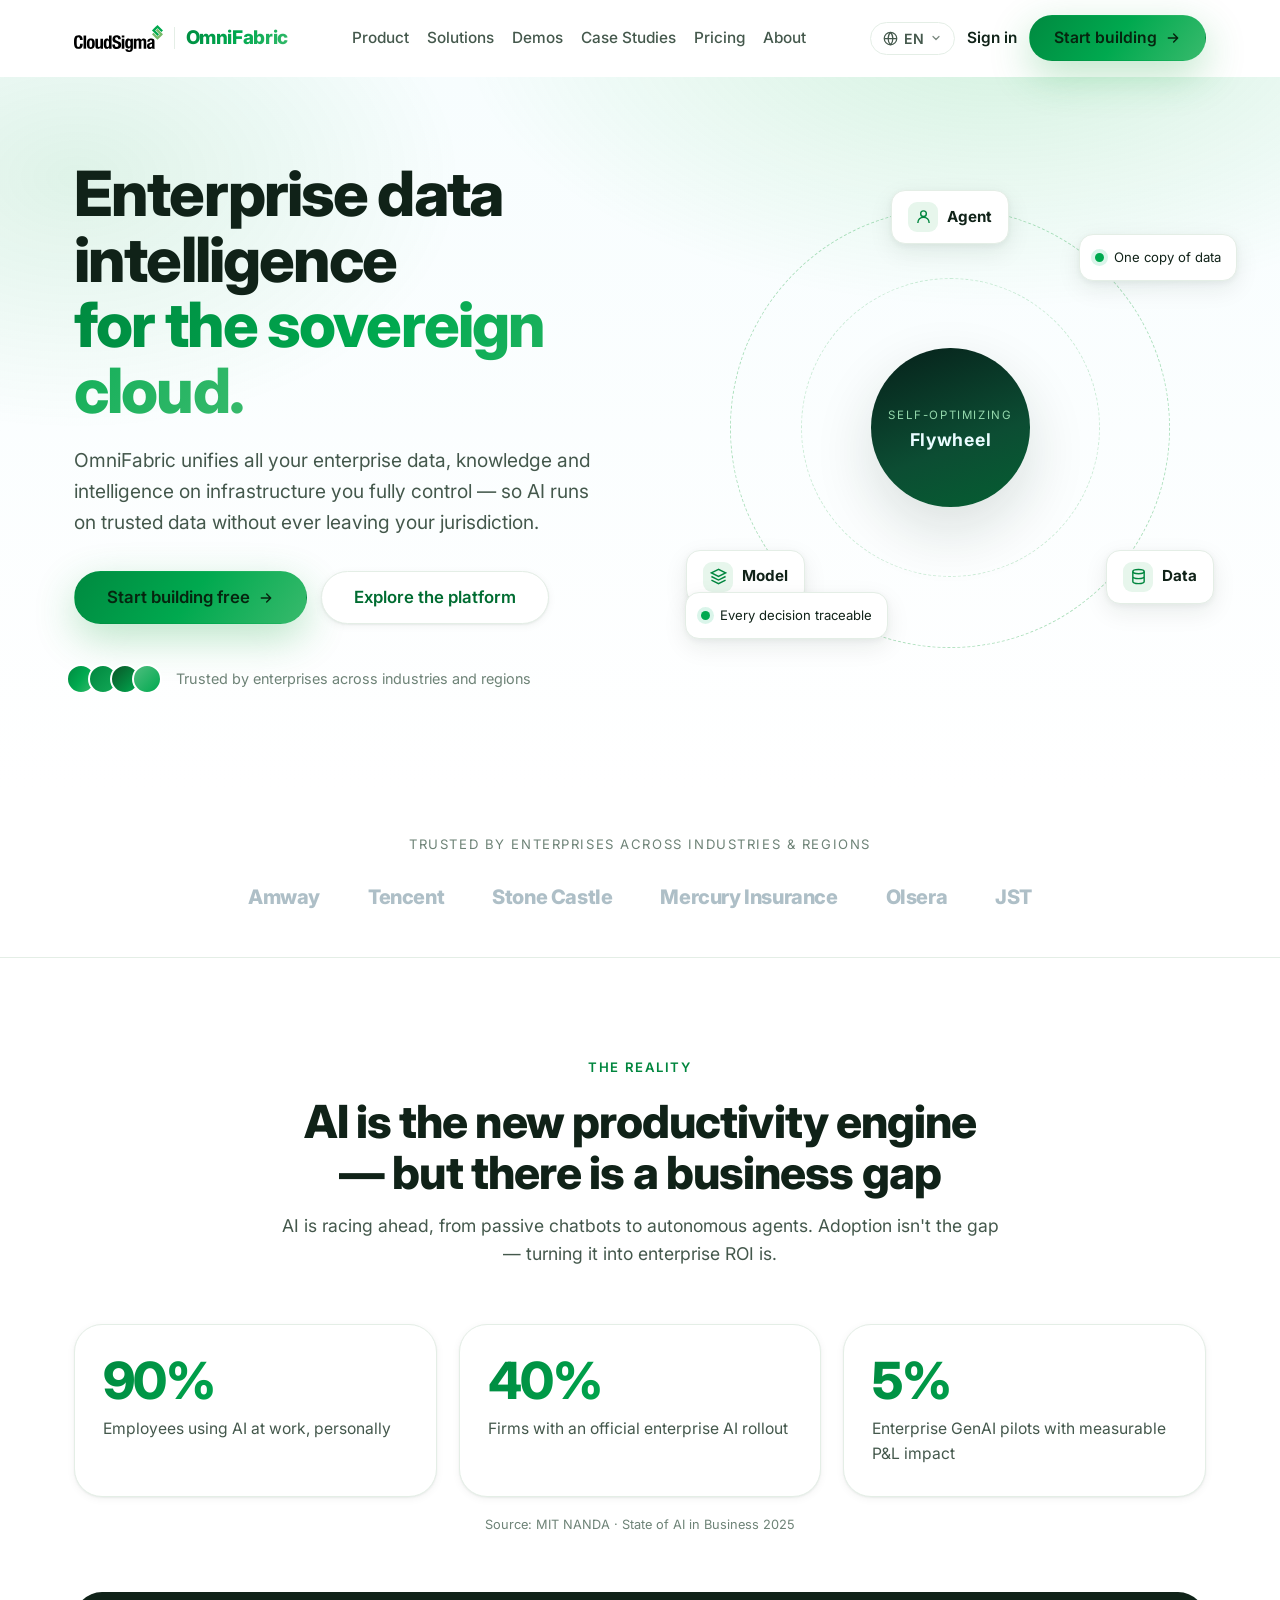
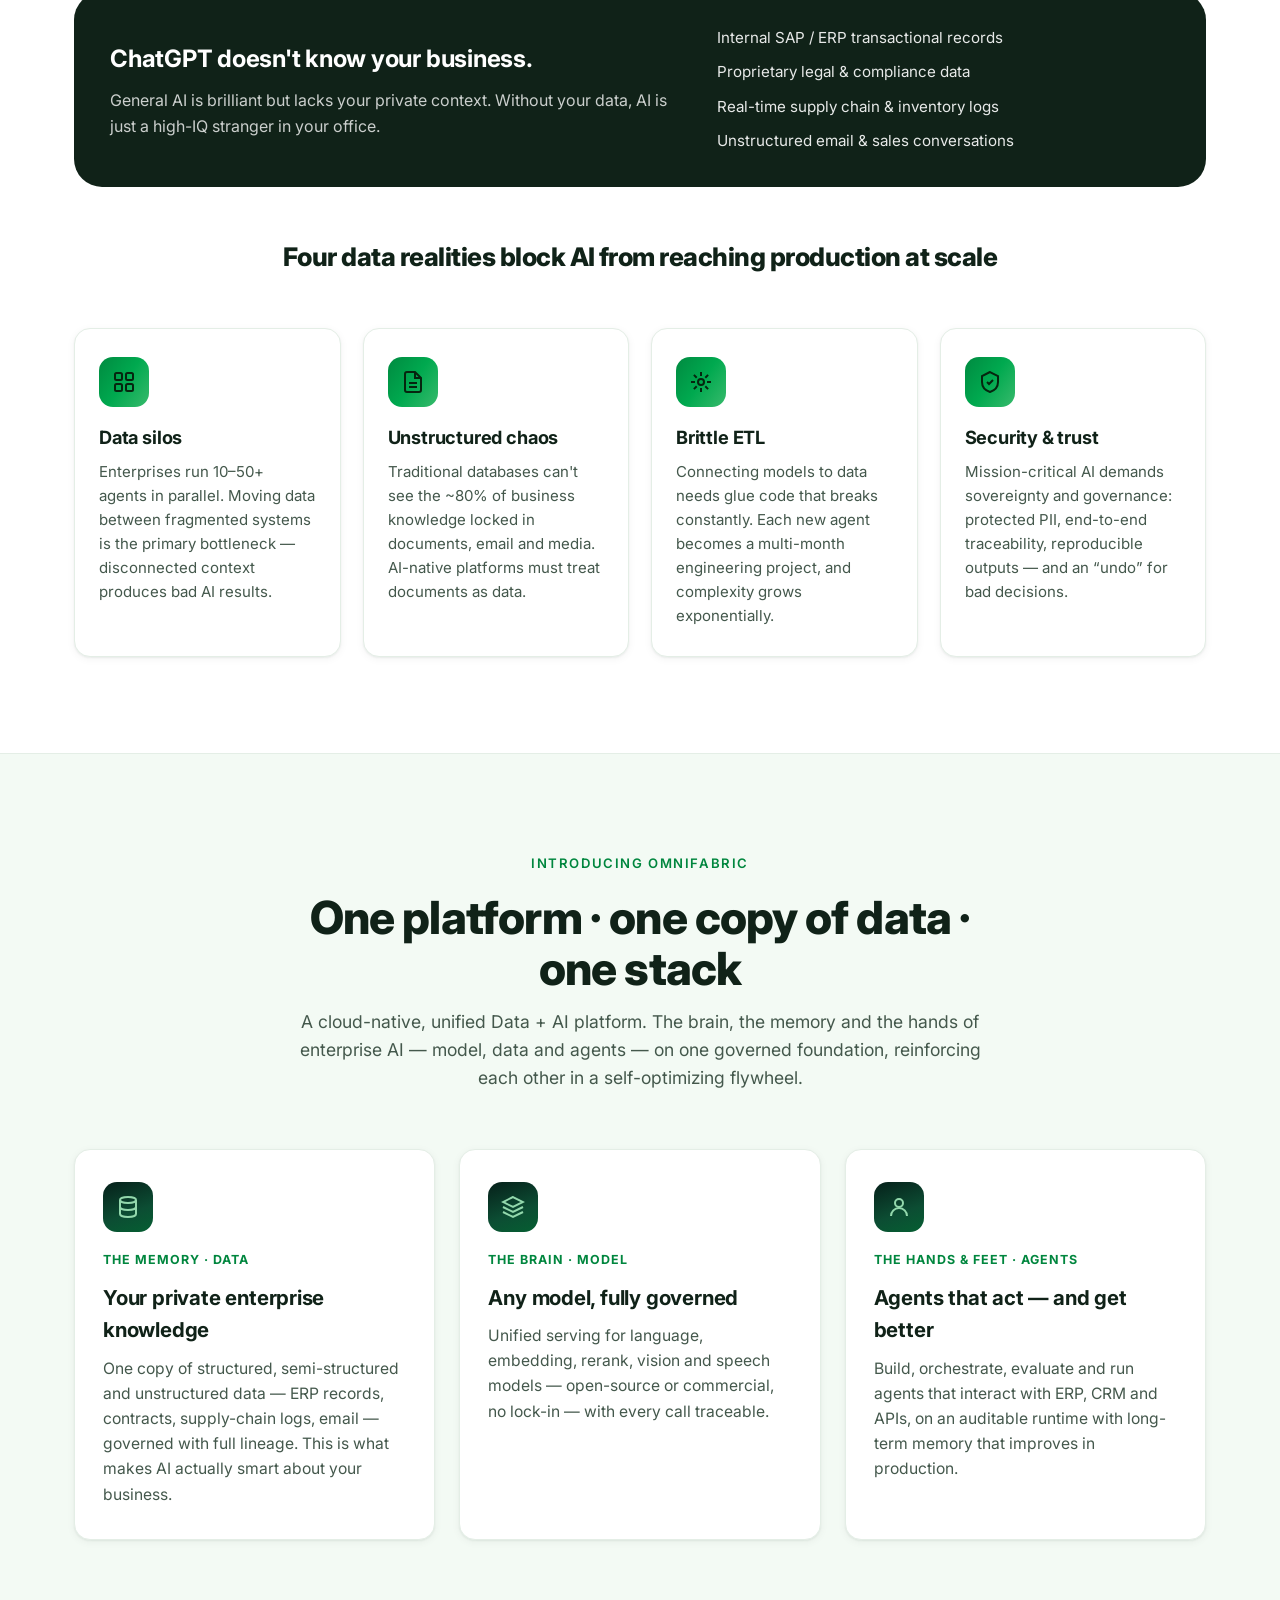
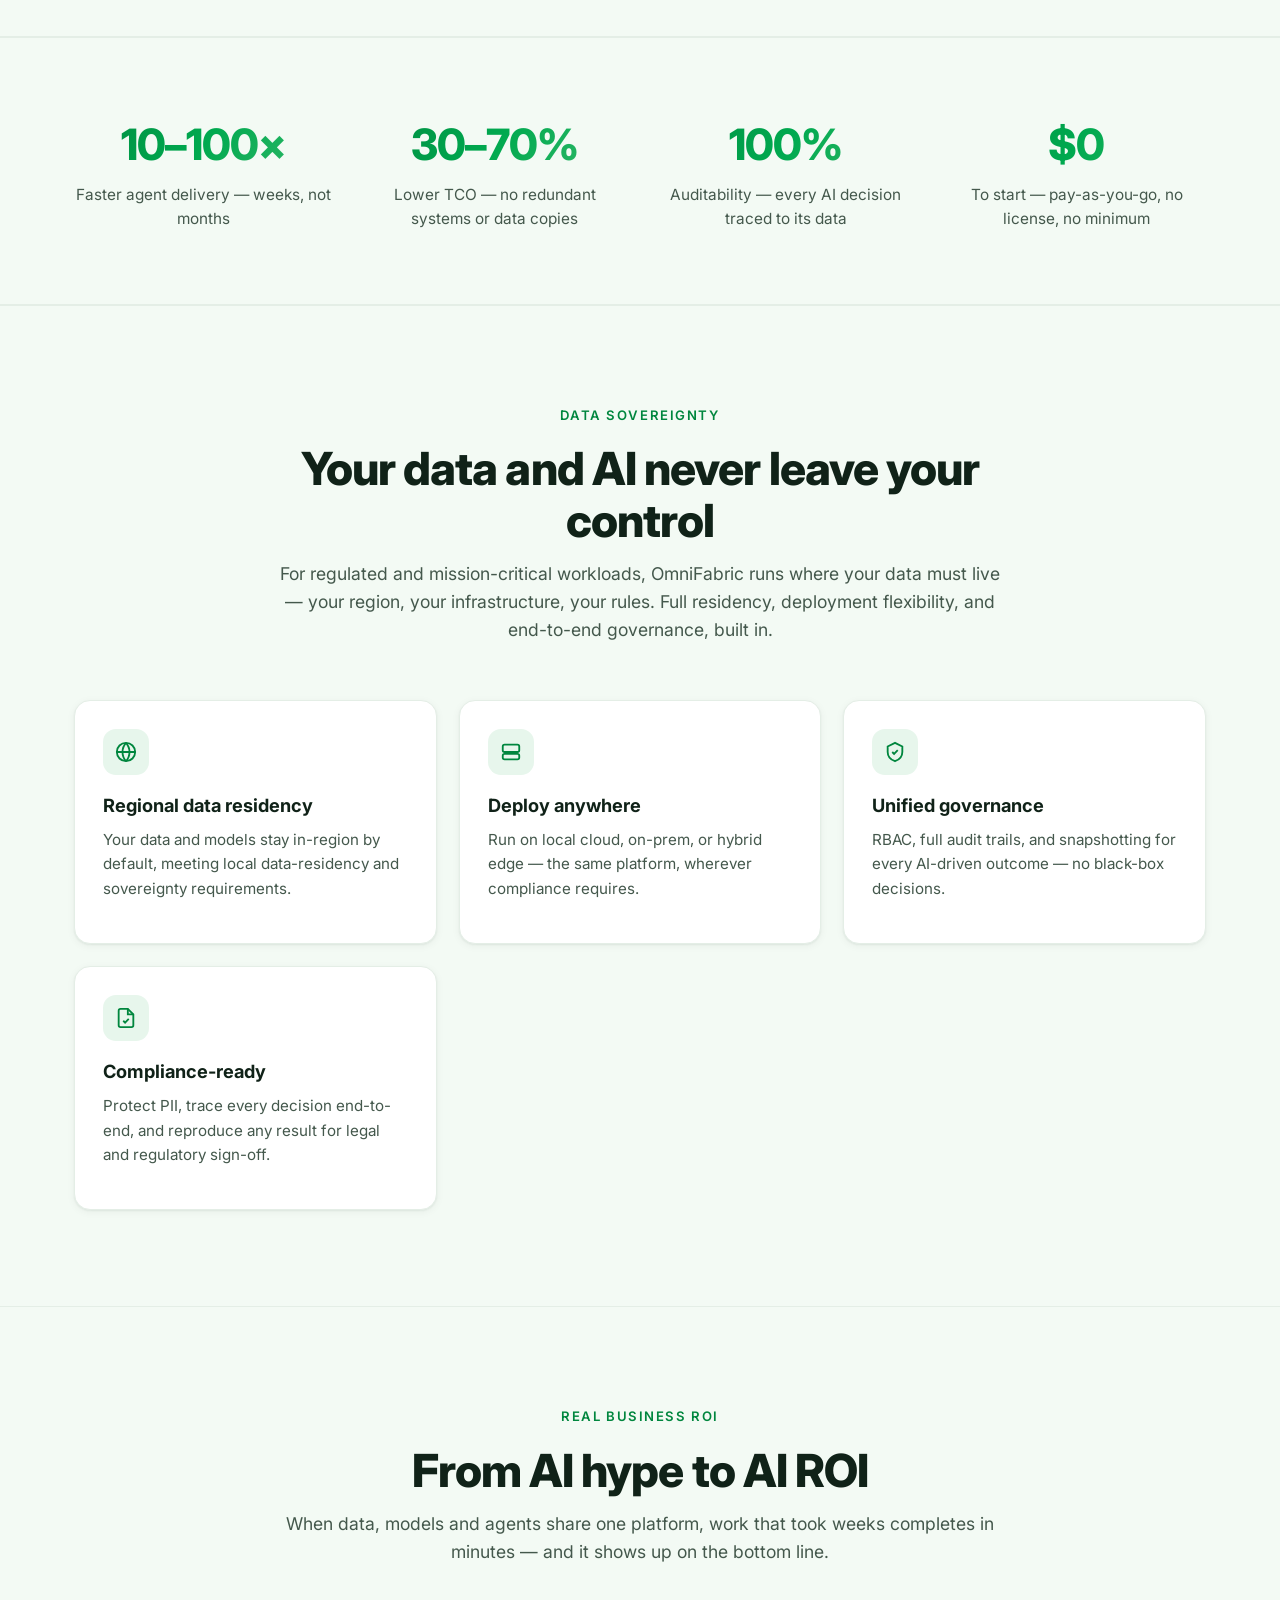
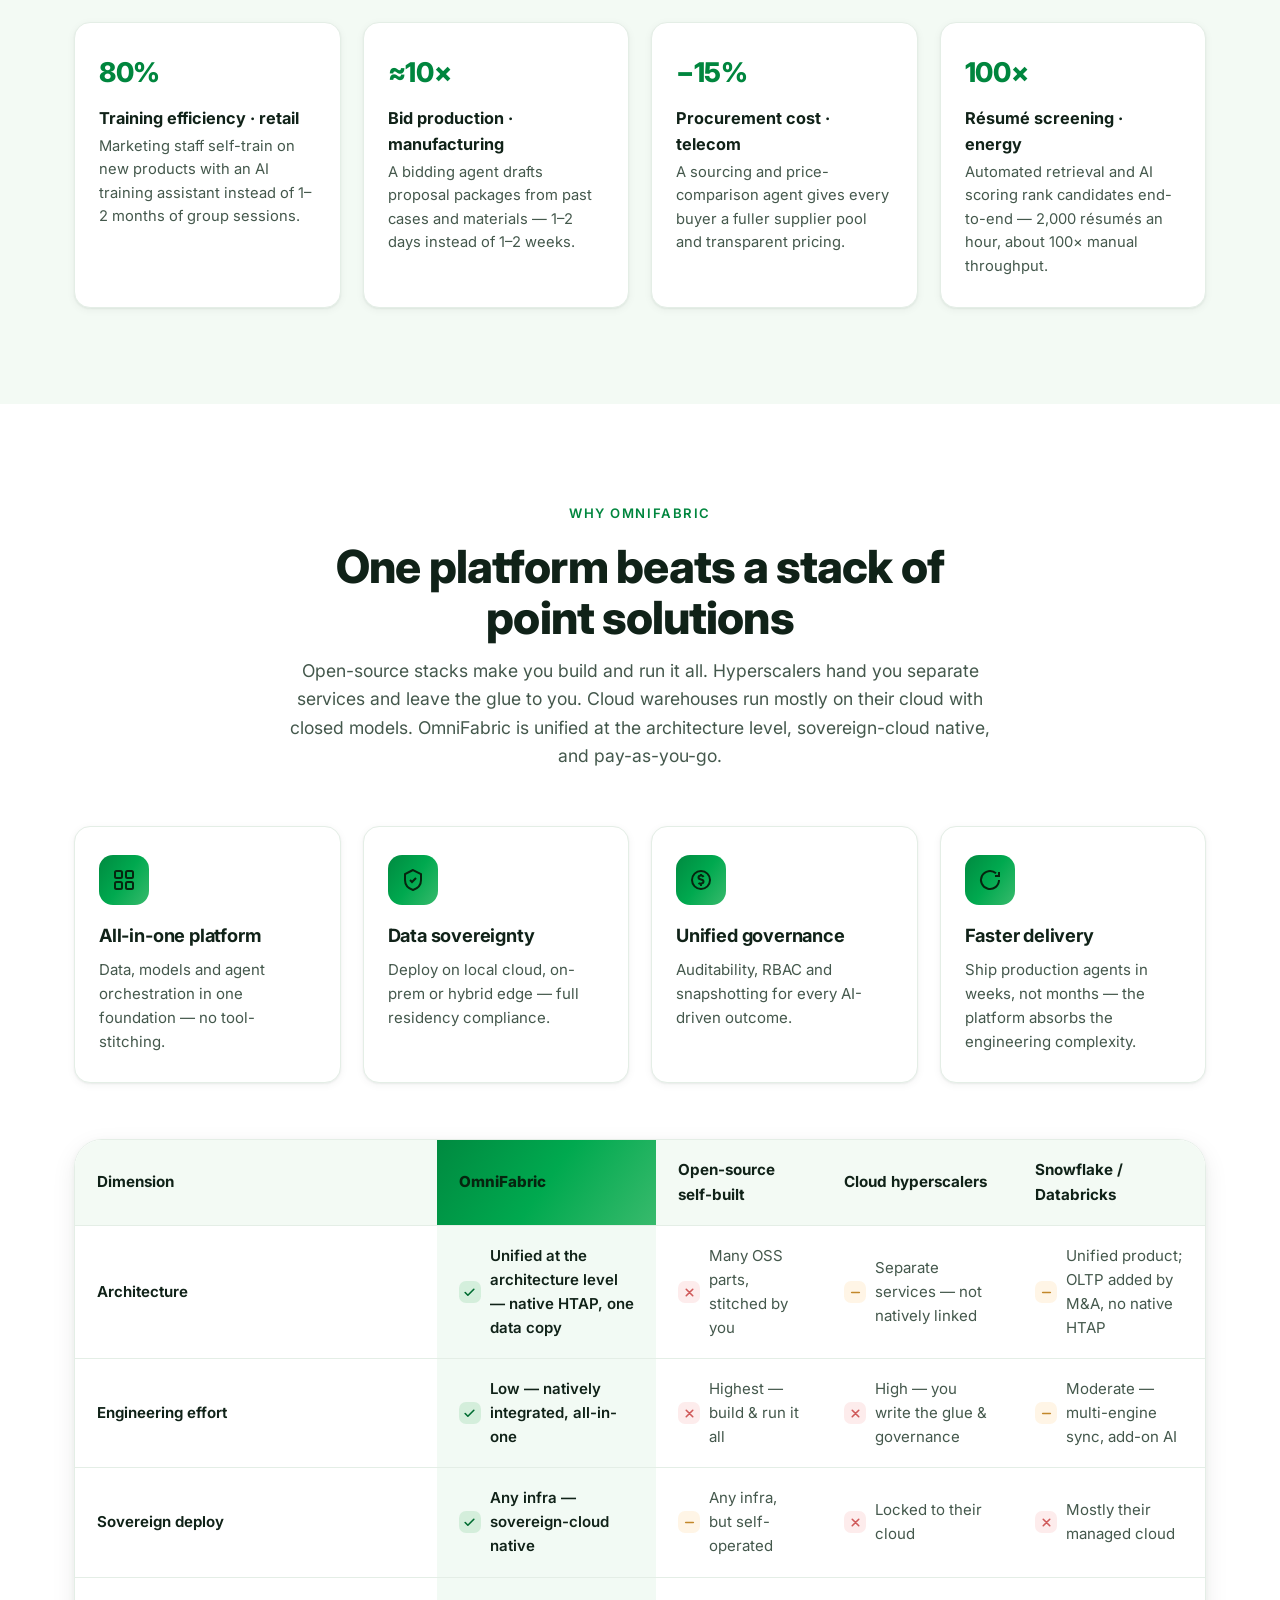
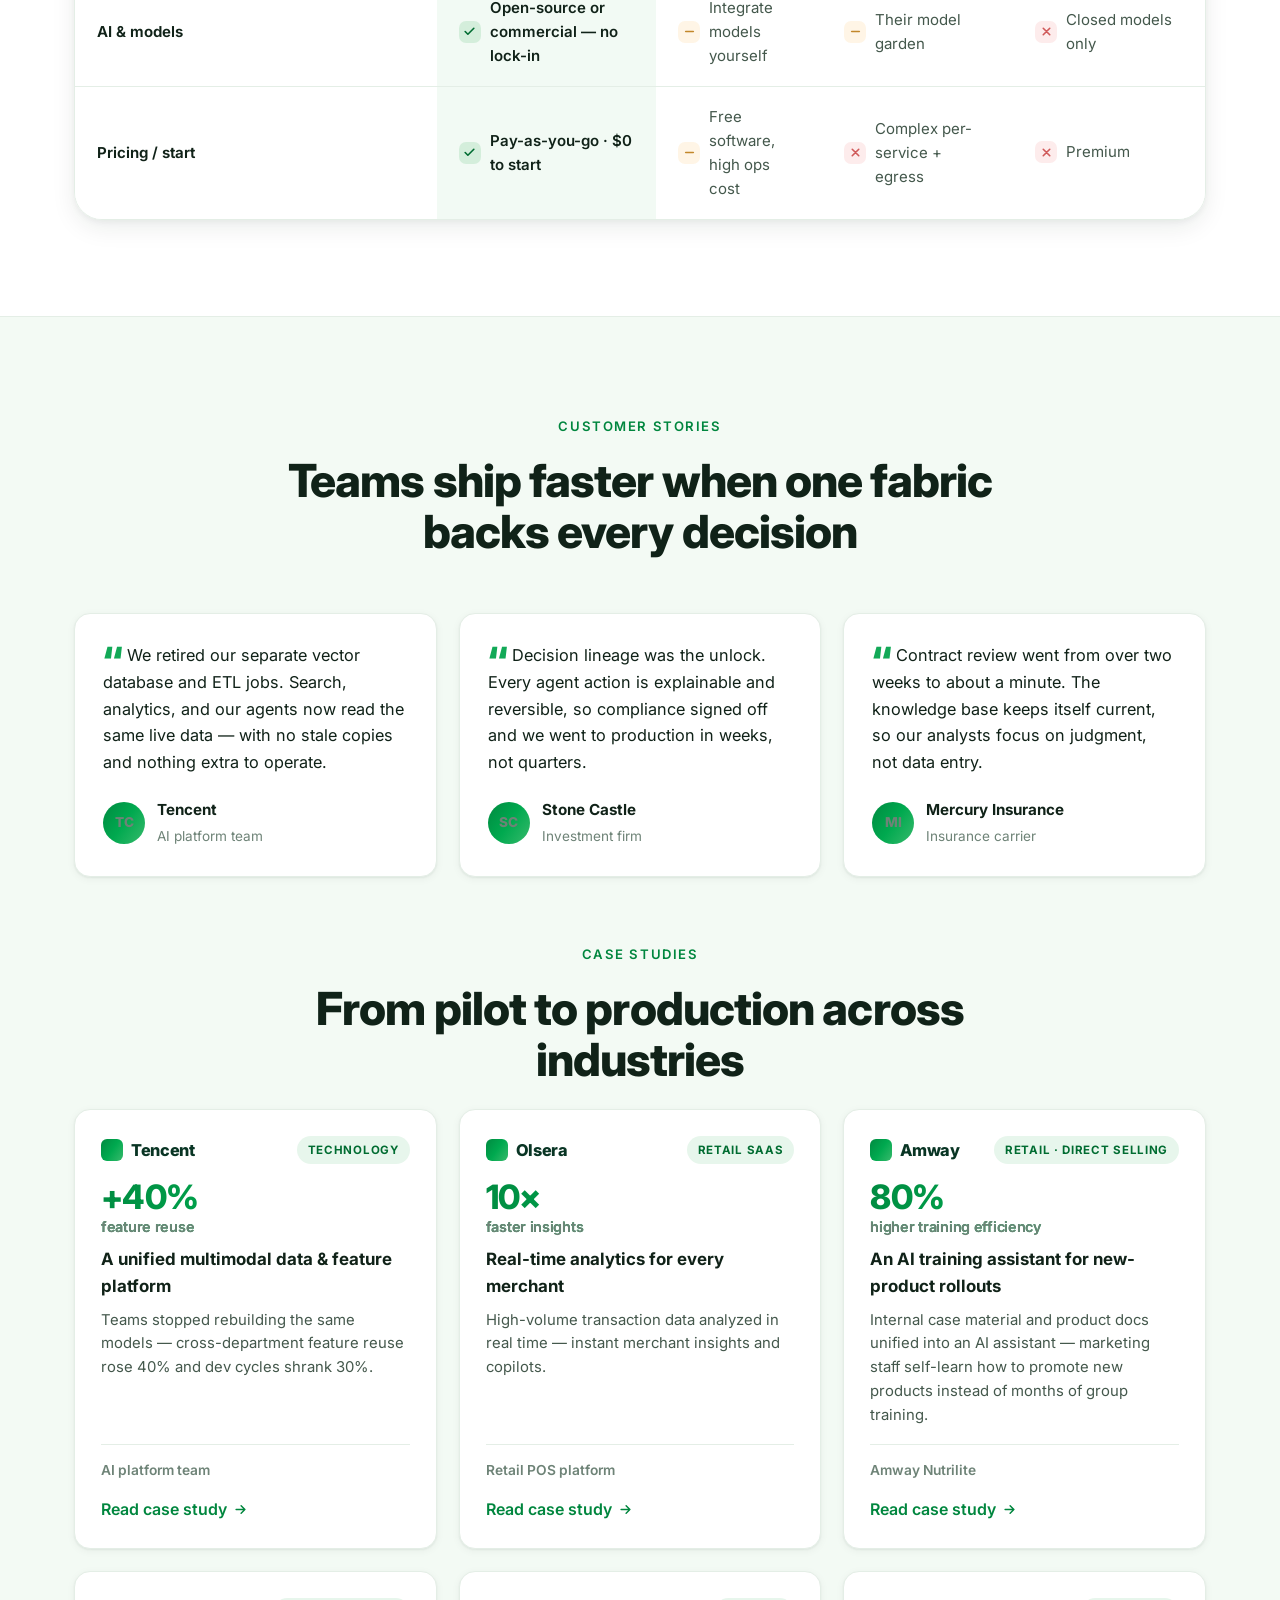
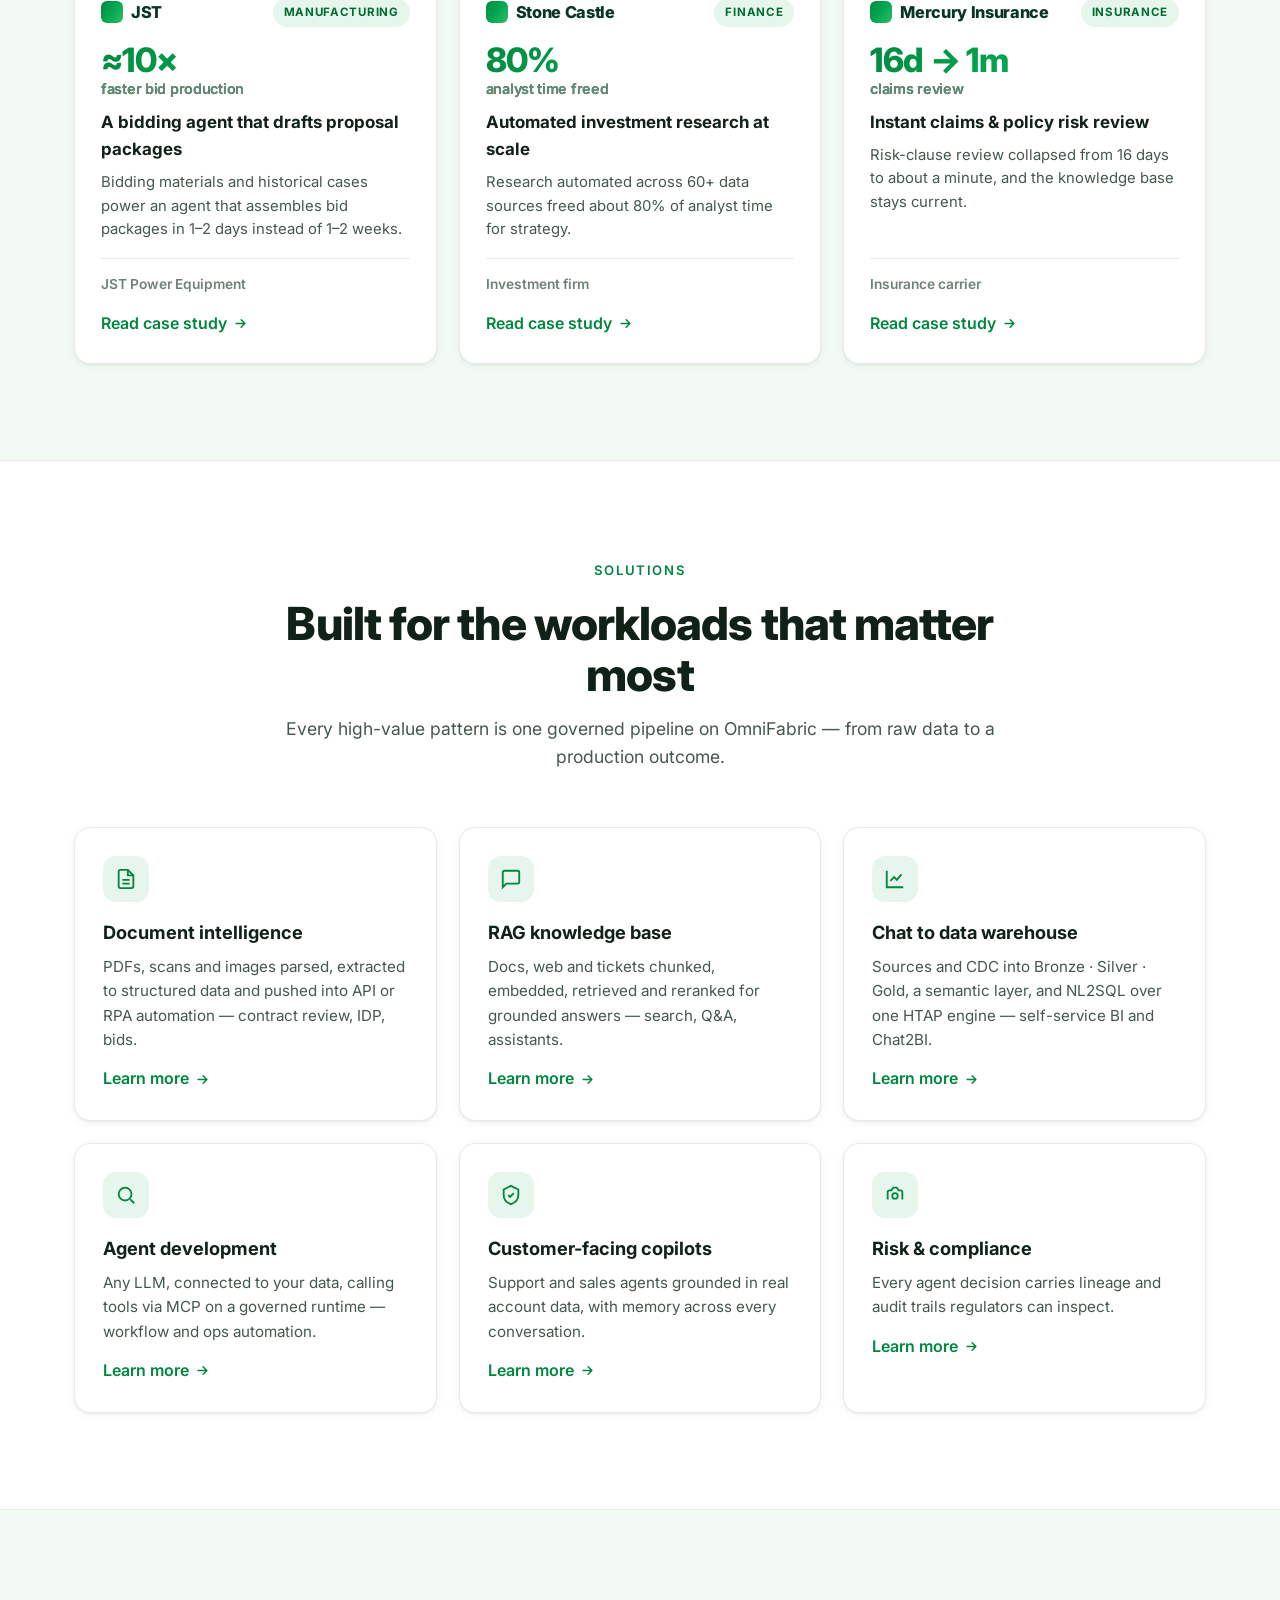
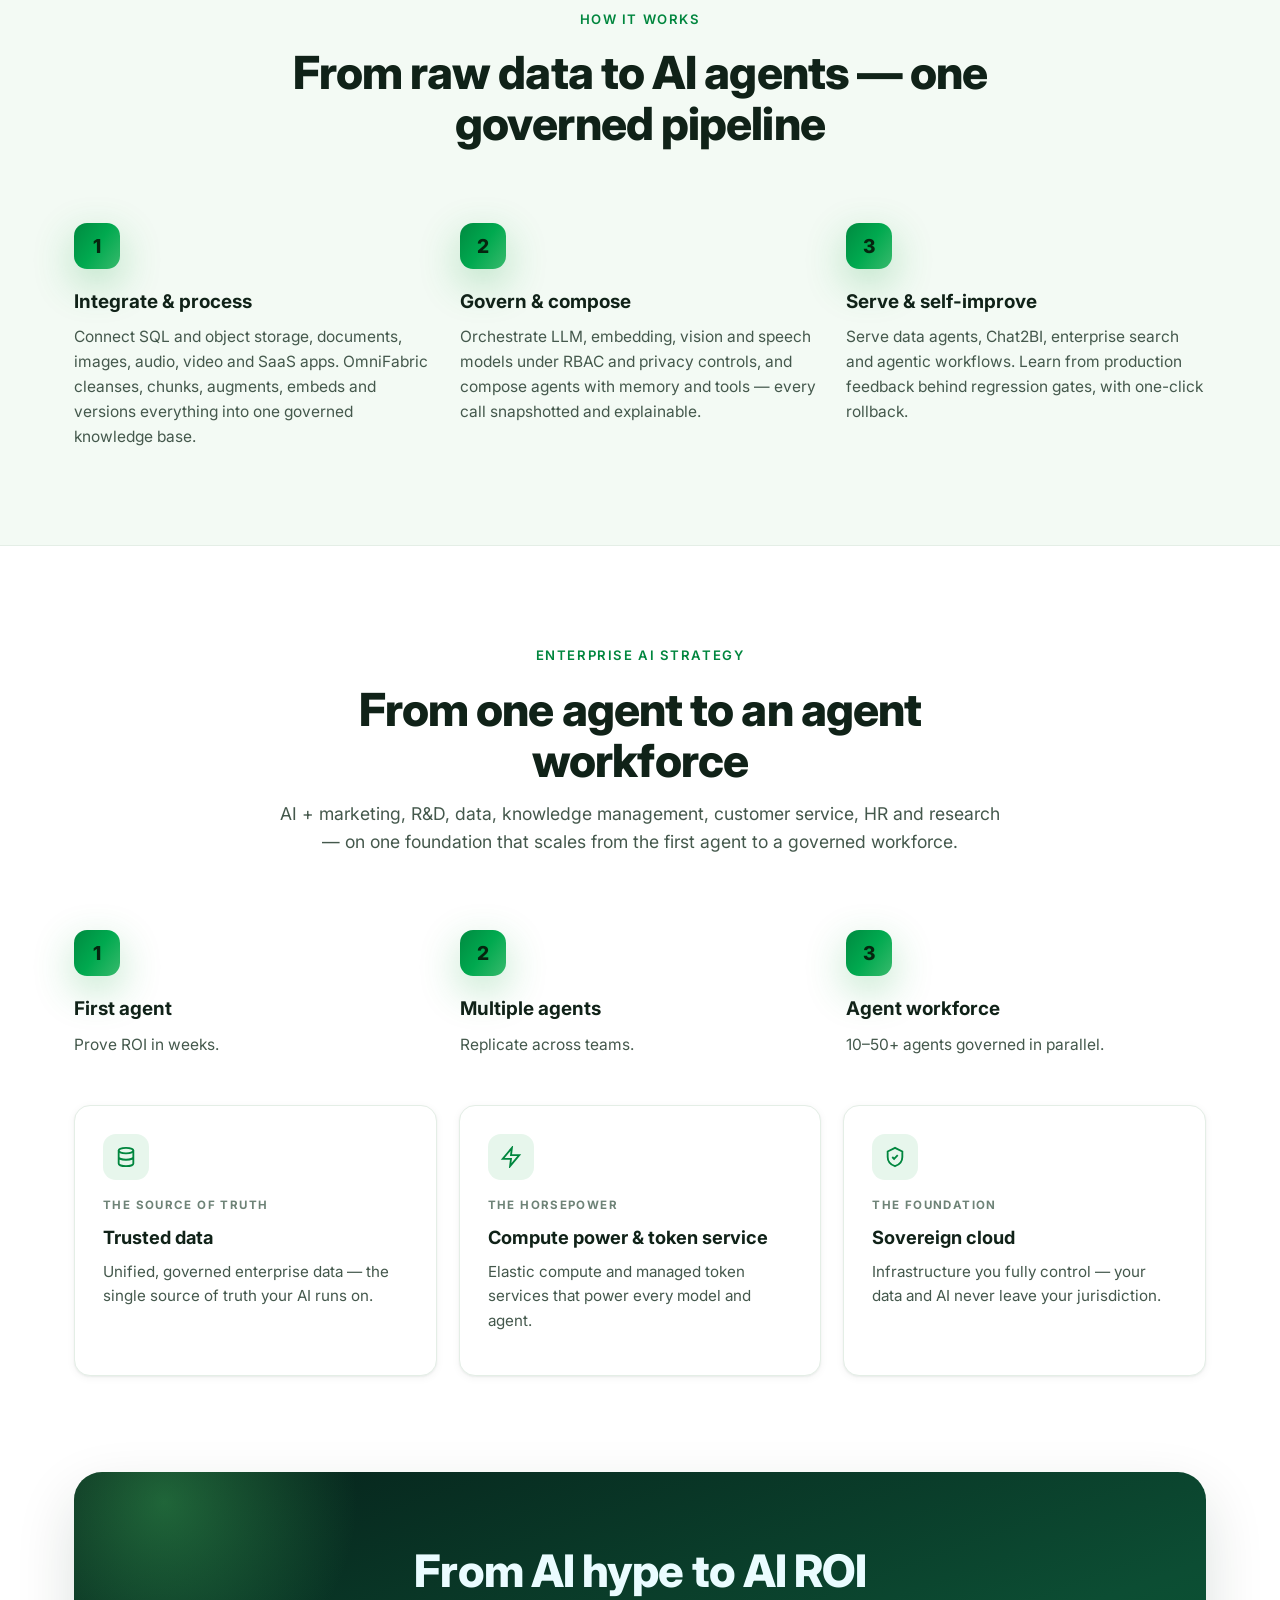
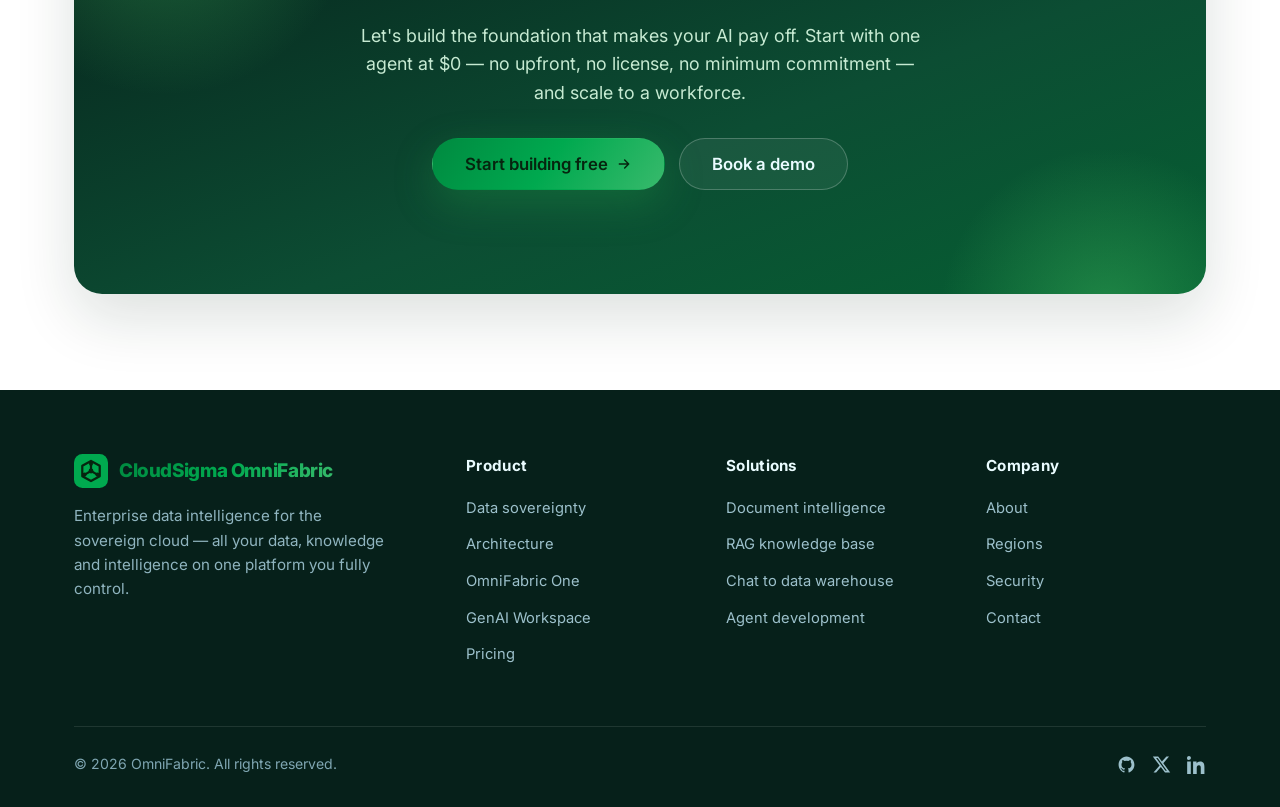
<file: index.html>
<!DOCTYPE html>
<html lang="en">
<head>
  <meta charset="UTF-8" />
  <meta name="viewport" content="width=device-width, initial-scale=1.0" />
  <title>CloudSigma OmniFabric — Enterprise Data Intelligence for the Sovereign Cloud</title>
  <meta name="description" content="OmniFabric is an enterprise-grade data intelligence platform for the sovereign cloud — it unifies all your enterprise data, knowledge and intelligence on infrastructure you fully control, so AI runs on trusted data without ever leaving your jurisdiction." />
  <meta property="og:title" content="OmniFabric — Control Your Data, Power Your AI" />
  <meta property="og:description" content="One unified fabric for data, models, and agents. Turn AI strategy into real business ROI." />
  <meta property="og:type" content="website" />
  <link rel="preconnect" href="https://fonts.googleapis.com" />
  <link rel="preconnect" href="https://fonts.gstatic.com" crossorigin />
  <link href="https://fonts.googleapis.com/css2?family=Inter:wght@400;500;600;700;800&display=swap" rel="stylesheet" />
  <link rel="stylesheet" href="assets/css/styles.css?v=15" />
  <link rel="icon" href="data:image/svg+xml,%3Csvg xmlns='http://www.w3.org/2000/svg' viewBox='0 0 32 32'%3E%3Cdefs%3E%3ClinearGradient id='g' x1='0' y1='0' x2='1' y2='1'%3E%3Cstop offset='0' stop-color='%2300a94f'/%3E%3Cstop offset='1' stop-color='%232fb265'/%3E%3C/linearGradient%3E%3C/defs%3E%3Crect width='32' height='32' rx='8' fill='url(%23g)'/%3E%3Cpath d='M16 6.5L24.2 11L24.2 21L16 25.5L7.8 21L7.8 11Z' fill='none' stroke='%2306250f' stroke-width='2.1' stroke-linejoin='round'/%3E%3Cpath d='M16 16L16 9.2M16 16L10 19.4M16 16L22 19.4' fill='none' stroke='%2306250f' stroke-width='2.1' stroke-linecap='round'/%3E%3Ccircle cx='16' cy='16' r='2.3' fill='%2306250f'/%3E%3Ccircle cx='16' cy='9.2' r='1.9' fill='%2306250f'/%3E%3Ccircle cx='10' cy='19.4' r='1.9' fill='%2306250f'/%3E%3Ccircle cx='22' cy='19.4' r='1.9' fill='%2306250f'/%3E%3C/svg%3E" />
</head>
<body>

  <!-- ============ HEADER ============ -->
  <header class="header" id="header">
    <div class="container">
      <nav class="nav" id="nav">
        <a class="brand" href="index.html" aria-label="CloudSigma OmniFabric home">
          <img class="cs-logo" src="assets/img/cloudsigma-logo.svg?v=15" alt="CloudSigma" width="90" height="27" />
          <span class="brand-div" aria-hidden="true"></span>
          <span class="wordmark">OmniFabric</span>
        </a>

                <ul class="nav-links">
          <li><a href="product.html" data-i18n="nav.product">Product</a></li>
          <li><a href="solutions.html" data-i18n="nav.solutions">Solutions</a></li>
          <li><a href="demo.html" data-i18n="nav.demo">Demos</a></li>
          <li><a href="customers.html" data-i18n="nav.customers">Case Studies</a></li>
          <li><a href="pricing.html" data-i18n="nav.pricing">Pricing</a></li>
          <li><a href="about.html" data-i18n="nav.about">About</a></li>
        </ul>

        <div class="nav-actions">
          <div class="lang-select">
            <button class="lang-btn" data-lang-btn aria-haspopup="true" aria-expanded="false" aria-label="Language">
              <svg class="globe" viewBox="0 0 24 24" fill="none" stroke="currentColor" stroke-width="2"><circle cx="12" cy="12" r="10"/><path d="M2 12h20M12 2a15 15 0 0 1 0 20M12 2a15 15 0 0 0 0 20"/></svg>
              <span data-lang-current>EN</span>
              <svg class="chev" viewBox="0 0 24 24" fill="none" stroke="currentColor" stroke-width="2.5" stroke-linecap="round" stroke-linejoin="round"><path d="M6 9l6 6 6-6"/></svg>
            </button>
            <ul class="lang-menu" data-lang-menu>
              <li><button data-set-lang="en">English</button></li>
              <li><button data-set-lang="zh">中文</button></li>
              <li><button data-set-lang="fr">Français</button></li>
              <li><button data-set-lang="es">Español</button></li>
              <li><button data-set-lang="ar">العربية</button></li>
              <li><button data-set-lang="id">Bahasa Indonesia</button></li>
            </ul>
          </div>
          <a href="#" class="signin" data-auth-action="login" data-i18n="nav.signin">Sign in</a>
          <a href="#" class="btn btn-primary" data-auth-action="register"><span data-i18n="nav.cta">Start building</span>
            <svg viewBox="0 0 24 24" fill="none" stroke="currentColor" stroke-width="2.2" stroke-linecap="round" stroke-linejoin="round"><path d="M5 12h14M13 6l6 6-6 6"/></svg>
          </a>
          <button class="nav-toggle" id="navToggle" aria-label="Toggle menu">
            <svg viewBox="0 0 24 24" fill="none" stroke="currentColor" stroke-width="2.2" stroke-linecap="round"><path d="M4 7h16M4 12h16M4 17h16"/></svg>
          </button>
        </div>
      </nav>
    </div>
  </header>

  <main id="top">

    <!-- ============ HERO ============ -->
    <section class="hero">
      <div class="container hero-grid">
        <div class="hero-copy">
          <h1 data-i18n="hero.title">Control your data.<br><span class="grad">Power your AI.</span></h1>
          <p class="lead" data-i18n="hero.lead">OmniFabric unifies all your enterprise data, knowledge and intelligence on infrastructure you fully control — so AI runs on trusted data without ever leaving your jurisdiction.</p>
          <div class="hero-cta">
            <a href="#" class="btn btn-primary btn-lg" data-auth-action="register"><span data-i18n="hero.cta1">Start building free</span>
              <svg viewBox="0 0 24 24" fill="none" stroke="currentColor" stroke-width="2.2" stroke-linecap="round" stroke-linejoin="round"><path d="M5 12h14M13 6l6 6-6 6"/></svg>
            </a>
            <a href="product.html#architecture" class="btn btn-outline btn-lg" data-i18n="hero.cta2">Explore the platform</a>
          </div>
          <div class="hero-trust">
            <div class="dots"><span></span><span></span><span></span><span></span></div>
            <span data-i18n="hero.trust">Trusted by data &amp; AI teams shipping production agents</span>
          </div>
        </div>

        <div class="hero-visual">
          <div class="flywheel">
            <div class="ring"></div>
            <div class="ring inner"></div>
            <div class="core"><div><span data-i18n="fw.sub">Intelligence</span><br><b data-i18n="fw.title">Flywheel</b></div></div>
            <div class="node n1"><i><svg viewBox="0 0 24 24" fill="none" stroke="currentColor" stroke-width="2"><circle cx="12" cy="8" r="4"/><path d="M4 21a8 8 0 0 1 16 0"/></svg></i><span data-i18n="node.agent">Agent</span></div>
            <div class="node n2"><i><svg viewBox="0 0 24 24" fill="none" stroke="currentColor" stroke-width="2"><path d="M12 2 2 7l10 5 10-5-10-5Z"/><path d="M2 17l10 5 10-5M2 12l10 5 10-5"/></svg></i><span data-i18n="node.model">Model</span></div>
            <div class="node n3"><i><svg viewBox="0 0 24 24" fill="none" stroke="currentColor" stroke-width="2"><ellipse cx="12" cy="5" rx="8" ry="3"/><path d="M4 5v14c0 1.7 3.6 3 8 3s8-1.3 8-3V5M4 12c0 1.7 3.6 3 8 3s8-1.3 8-3"/></svg></i><span data-i18n="node.data">Data</span></div>
          </div>
          <div class="float-card fc1"><span class="dot"></span> <span data-i18n="hero.float1">Native vector search</span></div>
          <div class="float-card fc2"><span class="dot"></span> <span data-i18n="hero.float2">Decision lineage captured</span></div>
        </div>
      </div>
    </section>

    <!-- ============ LOGOS ============ -->
    <section class="logos">
      <div class="container">
        <p data-i18n="logos.title">One fabric for the modern data &amp; AI stack</p>
        <div class="logos-row">
          <span class="lg">Amway</span>
          <span class="lg">Tencent</span>
          <span class="lg">Stone&nbsp;Castle</span>
          <span class="lg">Mercury&nbsp;Insurance</span>
          <span class="lg">Olsera</span>
          <span class="lg">JST</span>
        </div>
      </div>
    </section>

    <!-- ============ THE REALITY ============ -->
    <section class="section" id="reality">
      <div class="container">
        <div class="section-head center reveal">
          <span class="eyebrow" data-i18n="rl.eb">The reality</span>
          <h2 data-i18n="rl.h">AI is the new productivity engine — but there is a business gap</h2>
          <p data-i18n="rl.p">AI is racing ahead, from passive chatbots to autonomous agents. Adoption isn't the gap — turning it into enterprise ROI is.</p>
        </div>
        <div class="divide-grid">
          <div class="divide reveal"><div class="num">90%</div><div class="lbl" data-i18n="rl.s1.l">Employees using AI at work, personally</div></div>
          <div class="divide reveal"><div class="num">40%</div><div class="lbl" data-i18n="rl.s2.l">Firms with an official enterprise AI rollout</div></div>
          <div class="divide reveal"><div class="num">5%</div><div class="lbl" data-i18n="rl.s3.l">Enterprise GenAI pilots with measurable P&amp;L impact</div></div>
        </div>
        <p class="divide-src reveal" data-i18n="rl.src">Source: MIT NANDA · State of AI in Business 2025</p>

        <div class="quote-band reveal">
          <div>
            <h3 data-i18n="rl.q">ChatGPT doesn't know your business.</h3>
            <p data-i18n="rl.qp">General AI is brilliant but lacks your private context. Without your data, AI is just a high-IQ stranger in your office.</p>
          </div>
          <ul>
            <li><span class="ck"><svg viewBox="0 0 24 24" fill="none" stroke="currentColor" stroke-width="3" stroke-linecap="round" stroke-linejoin="round"><path d="M20 6 9 17l-5-5"/></svg></span><span data-i18n="rl.k1">Internal SAP / ERP transactional records</span></li>
            <li><span class="ck"><svg viewBox="0 0 24 24" fill="none" stroke="currentColor" stroke-width="3" stroke-linecap="round" stroke-linejoin="round"><path d="M20 6 9 17l-5-5"/></svg></span><span data-i18n="rl.k2">Proprietary legal &amp; compliance data</span></li>
            <li><span class="ck"><svg viewBox="0 0 24 24" fill="none" stroke="currentColor" stroke-width="3" stroke-linecap="round" stroke-linejoin="round"><path d="M20 6 9 17l-5-5"/></svg></span><span data-i18n="rl.k3">Real-time supply chain &amp; inventory logs</span></li>
            <li><span class="ck"><svg viewBox="0 0 24 24" fill="none" stroke="currentColor" stroke-width="3" stroke-linecap="round" stroke-linejoin="round"><path d="M20 6 9 17l-5-5"/></svg></span><span data-i18n="rl.k4">Unstructured email &amp; sales conversations</span></li>
          </ul>
        </div>

        <div class="section-head center reveal">
          <h2 style="font-size:1.6rem;" data-i18n="rl.four.h">Four data realities block AI from reaching production at scale</h2>
        </div>
        <div class="adv-grid" style="margin-bottom:0;">
          <article class="adv reveal">
            <div class="ic"><svg viewBox="0 0 24 24" fill="none" stroke="currentColor" stroke-width="2"><rect x="3" y="3" width="7" height="7" rx="1.5"/><rect x="14" y="14" width="7" height="7" rx="1.5"/><rect x="14" y="3" width="7" height="7" rx="1.5"/><rect x="3" y="14" width="7" height="7" rx="1.5"/></svg></div>
            <h3 data-i18n="rl.d1.t">Data silos</h3>
            <p data-i18n="rl.d1.d">Enterprises run 10–50+ agents in parallel. Moving data between fragmented systems is the primary bottleneck — disconnected context produces bad AI results.</p>
          </article>
          <article class="adv reveal">
            <div class="ic"><svg viewBox="0 0 24 24" fill="none" stroke="currentColor" stroke-width="2"><path d="M14 2H6a2 2 0 0 0-2 2v16a2 2 0 0 0 2 2h12a2 2 0 0 0 2-2V8z"/><path d="M14 2v6h6M8 13h8M8 17h8"/></svg></div>
            <h3 data-i18n="rl.d2.t">Unstructured chaos</h3>
            <p data-i18n="rl.d2.d">Traditional databases can't see the ~80% of business knowledge locked in documents, email and media. AI-native platforms must treat documents as data.</p>
          </article>
          <article class="adv reveal">
            <div class="ic"><svg viewBox="0 0 24 24" fill="none" stroke="currentColor" stroke-width="2"><circle cx="12" cy="12" r="3"/><path d="M12 2v4M12 18v4M4.9 4.9l2.8 2.8M16.3 16.3l2.8 2.8M2 12h4M18 12h4M4.9 19.1l2.8-2.8M16.3 7.7l2.8-2.8"/></svg></div>
            <h3 data-i18n="rl.d3.t">Brittle ETL</h3>
            <p data-i18n="rl.d3.d">Connecting models to data needs glue code that breaks constantly. Each new agent becomes a multi-month engineering project, and complexity grows exponentially.</p>
          </article>
          <article class="adv reveal">
            <div class="ic"><svg viewBox="0 0 24 24" fill="none" stroke="currentColor" stroke-width="2"><path d="M12 2 4 6v6c0 5 3.4 8.5 8 10 4.6-1.5 8-5 8-10V6z"/><path d="m9 12 2 2 4-4"/></svg></div>
            <h3 data-i18n="rl.d4.t">Security &amp; trust</h3>
            <p data-i18n="rl.d4.d">Mission-critical AI demands sovereignty and governance: protected PII, end-to-end traceability, reproducible outputs — and an “undo” for bad decisions.</p>
          </article>
        </div>
      </div>
    </section>

    <!-- ============ PILLARS / FLYWHEEL ============ -->
    <section class="section" id="platform" style="background:var(--surface-2);border-top:1px solid var(--line);border-bottom:1px solid var(--line);">
      <div class="container">
        <div class="section-head center reveal">
          <span class="eyebrow" data-i18n="pillars.eyebrow">The intelligence flywheel</span>
          <h2 data-i18n="pillars.title">Agent · Model · Data — unified in one fabric</h2>
          <p data-i18n="pillars.desc">Traditional stacks bolt a vector store, a model gateway, and an orchestration
            layer onto a legacy database. OmniFabric collapses them into a single
            hyper-converged platform where each layer makes the others smarter.</p>
        </div>
        <div class="pillars-grid">
          <article class="pillar reveal">
            <div class="ic"><svg viewBox="0 0 24 24" fill="none" stroke="currentColor" stroke-width="2"><ellipse cx="12" cy="5" rx="8" ry="3"/><path d="M4 5v14c0 1.7 3.6 3 8 3s8-1.3 8-3V5M4 12c0 1.7 3.6 3 8 3s8-1.3 8-3"/></svg></div>
            <span class="tag" data-i18n="pillar1.tag">The memory · Data</span>
            <h3 data-i18n="pillar1.title">One source of truth</h3>
            <p data-i18n="pillar1.desc">A cloud-native, hyper-converged engine unifies transactional and analytical
              workloads with native vectors — no ETL sprawl, no stale copies.</p>
          </article>
          <article class="pillar reveal">
            <div class="ic"><svg viewBox="0 0 24 24" fill="none" stroke="currentColor" stroke-width="2"><path d="M12 2 2 7l10 5 10-5-10-5Z"/><path d="M2 17l10 5 10-5M2 12l10 5 10-5"/></svg></div>
            <span class="tag" data-i18n="pillar2.tag">The brain · Model</span>
            <h3 data-i18n="pillar2.title">Any model, governed</h3>
            <p data-i18n="pillar2.desc">Route to any LLM or embedding model through one surface, with every call
              wrapped in a context snapshot and full audit lineage.</p>
          </article>
          <article class="pillar reveal">
            <div class="ic"><svg viewBox="0 0 24 24" fill="none" stroke="currentColor" stroke-width="2"><circle cx="12" cy="8" r="4"/><path d="M4 21a8 8 0 0 1 16 0"/></svg></div>
            <span class="tag" data-i18n="pillar3.tag">The hands &amp; feet · Agents</span>
            <h3 data-i18n="pillar3.title">Agents that improve</h3>
            <p data-i18n="pillar3.desc">Production agents learn from implicit feedback, retain long-term memory,
              and self-evolve behind regression gates — safely, in production.</p>
          </article>
        </div>
      </div>
    </section>

    <!-- ============ STATS ============ -->
    <section class="stats section--tight">
      <div class="container">
        <div class="stats-grid">
          <div class="stat reveal"><div class="num">10–100×</div><div class="lbl" data-i18n="stat1.lbl">Faster agent delivery — weeks, not months</div></div>
          <div class="stat reveal"><div class="num">30–70%</div><div class="lbl" data-i18n="stat2.lbl">Lower TCO — no redundant systems or data copies</div></div>
          <div class="stat reveal"><div class="num">100%</div><div class="lbl" data-i18n="stat3.lbl">Auditability — every AI decision traced to its data</div></div>
          <div class="stat reveal"><div class="num">$0</div><div class="lbl" data-i18n="stat4.lbl">To start — pay-as-you-go, no license, no minimum</div></div>
        </div>
      </div>
    </section>

    <!-- ============ DATA SOVEREIGNTY ============ -->
    <section class="section" id="sovereignty" style="background:var(--surface-2);border-top:1px solid var(--line);border-bottom:1px solid var(--line);">
      <div class="container">
        <div class="section-head center reveal">
          <span class="eyebrow" data-i18n="sov.h.eb">Data sovereignty</span>
          <h2 data-i18n="sov.h.h">Your data and AI never leave your control</h2>
          <p data-i18n="sov.h.p">For regulated and mission-critical workloads, OmniFabric runs where your data must live — your region, your infrastructure, your rules. Full residency, deployment flexibility, and end-to-end governance, built in.</p>
        </div>
        <div class="sol-grid">
          <article class="sol reveal">
            <div class="ic"><svg viewBox="0 0 24 24" fill="none" stroke="currentColor" stroke-width="2"><circle cx="12" cy="12" r="10"/><path d="M2 12h20M12 2a15 15 0 0 1 0 20M12 2a15 15 0 0 0 0 20"/></svg></div>
            <h4 data-i18n="sov.h.c1t">Regional data residency</h4>
            <p data-i18n="sov.h.c1d">Your data and models stay in-region by default, meeting local data-residency and sovereignty requirements.</p>
          </article>
          <article class="sol reveal">
            <div class="ic"><svg viewBox="0 0 24 24" fill="none" stroke="currentColor" stroke-width="2"><rect x="3" y="4" width="18" height="8" rx="2"/><rect x="3" y="14" width="18" height="6" rx="2"/><path d="M7 8h.01M7 17h.01"/></svg></div>
            <h4 data-i18n="sov.h.c2t">Deploy anywhere</h4>
            <p data-i18n="sov.h.c2d">Run on local cloud, on-prem, or hybrid edge — the same platform, wherever compliance requires.</p>
          </article>
          <article class="sol reveal">
            <div class="ic"><svg viewBox="0 0 24 24" fill="none" stroke="currentColor" stroke-width="2"><path d="M12 2 4 6v6c0 5 3.4 8.5 8 10 4.6-1.5 8-5 8-10V6z"/><path d="m9 12 2 2 4-4"/></svg></div>
            <h4 data-i18n="sov.h.c3t">Unified governance</h4>
            <p data-i18n="sov.h.c3d">RBAC, full audit trails, and snapshotting for every AI-driven outcome — no black-box decisions.</p>
          </article>
          <article class="sol reveal">
            <div class="ic"><svg viewBox="0 0 24 24" fill="none" stroke="currentColor" stroke-width="2"><path d="M14 2H6a2 2 0 0 0-2 2v16a2 2 0 0 0 2 2h12a2 2 0 0 0 2-2V8z"/><path d="M14 2v6h6M9 15l2 2 4-4"/></svg></div>
            <h4 data-i18n="sov.h.c4t">Compliance-ready</h4>
            <p data-i18n="sov.h.c4d">Protect PII, trace every decision end-to-end, and reproduce any result for legal and regulatory sign-off.</p>
          </article>
        </div>
      </div>
    </section>

    <!-- ============ OUTCOMES ============ -->
    <section class="section outcomes" id="outcomes">
      <div class="container">
        <div class="section-head center reveal">
          <span class="eyebrow" data-i18n="out.eyebrow">Real business ROI</span>
          <h2 data-i18n="out.title">Turn AI strategy into measurable outcomes</h2>
          <p data-i18n="out.desc">When data, models, and agents share one fabric, work that took days collapses
            into seconds — and the numbers show up on the bottom line.</p>
        </div>
        <div class="outcomes-grid">
          <div class="outcome reveal">
            <div class="change"><span class="to">80%</span></div>
            <h4 data-i18n="out1.title">Training efficiency · retail</h4>
            <p data-i18n="out1.desc">Legal teams surface risk clauses instantly instead of reading line by line.</p>
          </div>
          <div class="outcome reveal">
            <div class="change"><span class="to">≈10×</span></div>
            <h4 data-i18n="out2.title">Bid production · manufacturing</h4>
            <p data-i18n="out2.desc">Documents are parsed, structured, and written back automatically.</p>
          </div>
          <div class="outcome reveal">
            <div class="change"><span class="to">−15%</span></div>
            <h4 data-i18n="out3.title">Procurement cost · telecom</h4>
            <p data-i18n="out3.desc">Routine reporting and reconciliation handled by trusted agents.</p>
          </div>
          <div class="outcome reveal">
            <div class="change"><span class="to">100×</span></div>
            <h4 data-i18n="out4.title">Résumé screening · energy</h4>
            <p data-i18n="out4.desc">Proposals assembled from the knowledge base in a fraction of the time.</p>
          </div>
        </div>
      </div>
    </section>

    <!-- ============ COMPETITIVE ADVANTAGE ============ -->
    <section class="section" id="why">
      <div class="container">
        <div class="section-head center reveal">
          <span class="eyebrow" data-i18n="why.eyebrow">Why OmniFabric</span>
          <h2 data-i18n="why.title">One fabric beats a stack of point solutions</h2>
          <p data-i18n="why.desc">Hyperscalers sell you five services to wire together; legacy platforms give you
            a database and stop there. OmniFabric is one platform you own — unified, sovereign,
            affordable, and self-improving.</p>
        </div>

        <div class="adv-grid">
          <article class="adv reveal">
            <div class="ic"><svg viewBox="0 0 24 24" fill="none" stroke="currentColor" stroke-width="2"><rect x="3" y="3" width="7" height="7" rx="1.5"/><rect x="14" y="3" width="7" height="7" rx="1.5"/><rect x="3" y="14" width="7" height="7" rx="1.5"/><rect x="14" y="14" width="7" height="7" rx="1.5"/></svg></div>
            <h3 data-i18n="adv1.title">All-in-One</h3>
            <p data-i18n="adv1.desc">Data, vectors, models, and agents in a single platform — no glue code, no five-vendor stack to operate.</p>
          </article>
          <article class="adv reveal">
            <div class="ic"><svg viewBox="0 0 24 24" fill="none" stroke="currentColor" stroke-width="2"><path d="M12 2 4 6v6c0 5 3.4 8.5 8 10 4.6-1.5 8-5 8-10V6z"/><path d="m9 12 2 2 4-4"/></svg></div>
            <h3 data-i18n="adv2.title">Sovereignty</h3>
            <p data-i18n="adv2.desc">Run in your cloud, on-prem, or air-gapped. Your data and models stay under your control, in your region.</p>
          </article>
          <article class="adv reveal">
            <div class="ic"><svg viewBox="0 0 24 24" fill="none" stroke="currentColor" stroke-width="2"><circle cx="12" cy="12" r="9"/><path d="M14.5 9a2.5 2.5 0 0 0-2.5-1.5c-1.4 0-2.5.8-2.5 2s1.1 1.7 2.5 2 2.5.9 2.5 2-1.1 2-2.5 2A2.5 2.5 0 0 1 9.5 15M12 6v1.5M12 16.5V18"/></svg></div>
            <h3 data-i18n="adv3.title">Cost-Effective</h3>
            <p data-i18n="adv3.desc">One bill, no inter-service egress, no per-feature SKUs — cut total cost of ownership dramatically.</p>
          </article>
          <article class="adv reveal">
            <div class="ic"><svg viewBox="0 0 24 24" fill="none" stroke="currentColor" stroke-width="2"><path d="M21 12a9 9 0 1 1-3-6.7"/><path d="M21 4v4h-4"/></svg></div>
            <h3 data-i18n="adv4.title">Self-Evolution</h3>
            <p data-i18n="adv4.desc">Agents learn from production feedback and improve behind regression gates — value compounds over time.</p>
          </article>
        </div>

        <div class="compare-wrap reveal">
          <table class="compare">
            <thead>
              <tr>
                <th data-i18n="cmp.head.cap">Dimension</th>
                <th class="own" data-i18n="cmp.head.own">OmniFabric</th>
                <th data-i18n="cmp.head.oss">Open-source self-built</th>
                <th data-i18n="cmp.head.cloud">Cloud hyperscalers</th>
                <th data-i18n="cmp.head.dw">Snowflake / Databricks</th>
              </tr>
            </thead>
            <tbody>
              <tr>
                <td data-i18n="cmp.r1.cap">Architecture</td>
                <td class="own-col"><span class="cmp-ic"><span class="yes"><svg viewBox="0 0 24 24" fill="none" stroke="currentColor" stroke-width="3" stroke-linecap="round" stroke-linejoin="round"><path d="M20 6 9 17l-5-5"/></svg></span><span data-i18n="cmp.r1.own">Unified at the architecture level — native HTAP, one data copy</span></span></td>
                <td><span class="cmp-ic"><span class="no"><svg viewBox="0 0 24 24" fill="none" stroke="currentColor" stroke-width="3" stroke-linecap="round"><path d="M6 6l12 12M18 6 6 18"/></svg></span><span data-i18n="cmp.r1.oss">Many OSS parts, stitched by you</span></span></td>
                <td><span class="cmp-ic"><span class="mid"><svg viewBox="0 0 24 24" fill="none" stroke="currentColor" stroke-width="3" stroke-linecap="round"><path d="M5 12h14"/></svg></span><span data-i18n="cmp.r1.cloud">Separate services — not natively linked</span></span></td>
                <td><span class="cmp-ic"><span class="mid"><svg viewBox="0 0 24 24" fill="none" stroke="currentColor" stroke-width="3" stroke-linecap="round"><path d="M5 12h14"/></svg></span><span data-i18n="cmp.r1.dw">Unified product; OLTP added by M&amp;A, no native HTAP</span></span></td>
              </tr>
              <tr>
                <td data-i18n="cmp.r2.cap">Engineering effort</td>
                <td class="own-col"><span class="cmp-ic"><span class="yes"><svg viewBox="0 0 24 24" fill="none" stroke="currentColor" stroke-width="3" stroke-linecap="round" stroke-linejoin="round"><path d="M20 6 9 17l-5-5"/></svg></span><span data-i18n="cmp.r2.own">Low — natively integrated, all-in-one</span></span></td>
                <td><span class="cmp-ic"><span class="no"><svg viewBox="0 0 24 24" fill="none" stroke="currentColor" stroke-width="3" stroke-linecap="round"><path d="M6 6l12 12M18 6 6 18"/></svg></span><span data-i18n="cmp.r2.oss">Highest — build &amp; run it all</span></span></td>
                <td><span class="cmp-ic"><span class="no"><svg viewBox="0 0 24 24" fill="none" stroke="currentColor" stroke-width="3" stroke-linecap="round"><path d="M6 6l12 12M18 6 6 18"/></svg></span><span data-i18n="cmp.r2.cloud">High — you write the glue &amp; governance</span></span></td>
                <td><span class="cmp-ic"><span class="mid"><svg viewBox="0 0 24 24" fill="none" stroke="currentColor" stroke-width="3" stroke-linecap="round"><path d="M5 12h14"/></svg></span><span data-i18n="cmp.r2.dw">Moderate — multi-engine sync, add-on AI</span></span></td>
              </tr>
              <tr>
                <td data-i18n="cmp.r3.cap">Sovereign deploy</td>
                <td class="own-col"><span class="cmp-ic"><span class="yes"><svg viewBox="0 0 24 24" fill="none" stroke="currentColor" stroke-width="3" stroke-linecap="round" stroke-linejoin="round"><path d="M20 6 9 17l-5-5"/></svg></span><span data-i18n="cmp.r3.own">Any infra — sovereign-cloud native</span></span></td>
                <td><span class="cmp-ic"><span class="mid"><svg viewBox="0 0 24 24" fill="none" stroke="currentColor" stroke-width="3" stroke-linecap="round"><path d="M5 12h14"/></svg></span><span data-i18n="cmp.r3.oss">Any infra, but self-operated</span></span></td>
                <td><span class="cmp-ic"><span class="no"><svg viewBox="0 0 24 24" fill="none" stroke="currentColor" stroke-width="3" stroke-linecap="round"><path d="M6 6l12 12M18 6 6 18"/></svg></span><span data-i18n="cmp.r3.cloud">Locked to their cloud</span></span></td>
                <td><span class="cmp-ic"><span class="no"><svg viewBox="0 0 24 24" fill="none" stroke="currentColor" stroke-width="3" stroke-linecap="round"><path d="M6 6l12 12M18 6 6 18"/></svg></span><span data-i18n="cmp.r3.dw">Mostly their managed cloud</span></span></td>
              </tr>
              <tr>
                <td data-i18n="cmp.r4.cap">AI &amp; models</td>
                <td class="own-col"><span class="cmp-ic"><span class="yes"><svg viewBox="0 0 24 24" fill="none" stroke="currentColor" stroke-width="3" stroke-linecap="round" stroke-linejoin="round"><path d="M20 6 9 17l-5-5"/></svg></span><span data-i18n="cmp.r4.own">Open-source or commercial — no lock-in</span></span></td>
                <td><span class="cmp-ic"><span class="mid"><svg viewBox="0 0 24 24" fill="none" stroke="currentColor" stroke-width="3" stroke-linecap="round"><path d="M5 12h14"/></svg></span><span data-i18n="cmp.r4.oss">Integrate models yourself</span></span></td>
                <td><span class="cmp-ic"><span class="mid"><svg viewBox="0 0 24 24" fill="none" stroke="currentColor" stroke-width="3" stroke-linecap="round"><path d="M5 12h14"/></svg></span><span data-i18n="cmp.r4.cloud">Their model garden</span></span></td>
                <td><span class="cmp-ic"><span class="no"><svg viewBox="0 0 24 24" fill="none" stroke="currentColor" stroke-width="3" stroke-linecap="round"><path d="M6 6l12 12M18 6 6 18"/></svg></span><span data-i18n="cmp.r4.dw">Closed models only</span></span></td>
              </tr>
              <tr>
                <td data-i18n="cmp.r5.cap">Pricing / start</td>
                <td class="own-col"><span class="cmp-ic"><span class="yes"><svg viewBox="0 0 24 24" fill="none" stroke="currentColor" stroke-width="3" stroke-linecap="round" stroke-linejoin="round"><path d="M20 6 9 17l-5-5"/></svg></span><span data-i18n="cmp.r5.own">Pay-as-you-go · $0 to start</span></span></td>
                <td><span class="cmp-ic"><span class="mid"><svg viewBox="0 0 24 24" fill="none" stroke="currentColor" stroke-width="3" stroke-linecap="round"><path d="M5 12h14"/></svg></span><span data-i18n="cmp.r5.oss">Free software, high ops cost</span></span></td>
                <td><span class="cmp-ic"><span class="no"><svg viewBox="0 0 24 24" fill="none" stroke="currentColor" stroke-width="3" stroke-linecap="round"><path d="M6 6l12 12M18 6 6 18"/></svg></span><span data-i18n="cmp.r5.cloud">Complex per-service + egress</span></span></td>
                <td><span class="cmp-ic"><span class="no"><svg viewBox="0 0 24 24" fill="none" stroke="currentColor" stroke-width="3" stroke-linecap="round"><path d="M6 6l12 12M18 6 6 18"/></svg></span><span data-i18n="cmp.r5.dw">Premium</span></span></td>
              </tr>
            </tbody>
          </table>
        </div>
      </div>
    </section>

    <!-- ============ TESTIMONIALS ============ -->
    <section class="section" id="customers" style="background:var(--surface-2);border-top:1px solid var(--line);border-bottom:1px solid var(--line);">
      <div class="container">
        <div class="section-head center reveal">
          <span class="eyebrow" data-i18n="tst.eyebrow">Customer stories</span>
          <h2 data-i18n="tst.title">Teams ship faster when one fabric backs every decision</h2>
        </div>
        <div class="tst-grid">
          <figure class="tst reveal">
            <blockquote class="quote" data-i18n="tst1.q">We retired our separate vector database and ETL jobs. Search, analytics, and our agents now read the same live data — with no stale copies and nothing extra to operate.</blockquote>
            <figcaption class="who"><span class="av">TC</span><div><b data-i18n="tst1.name">Tencent</b><span data-i18n="tst1.role">AI platform team</span></div></figcaption>
          </figure>
          <figure class="tst reveal">
            <blockquote class="quote" data-i18n="tst2.q">Decision lineage was the unlock. Every agent action is explainable and reversible, so compliance signed off and we went to production in weeks, not quarters.</blockquote>
            <figcaption class="who"><span class="av">SC</span><div><b data-i18n="tst2.name">Stone Castle</b><span data-i18n="tst2.role">Investment firm</span></div></figcaption>
          </figure>
          <figure class="tst reveal">
            <blockquote class="quote" data-i18n="tst3.q">Contract review went from over two weeks to about a minute. The knowledge base keeps itself current, so our analysts focus on judgment, not data entry.</blockquote>
            <figcaption class="who"><span class="av">MI</span><div><b data-i18n="tst3.name">Mercury Insurance</b><span data-i18n="tst3.role">Insurance carrier</span></div></figcaption>
          </figure>
        </div>

        <div class="section-head center reveal" style="margin:64px auto 0;">
          <span class="eyebrow" data-i18n="cases.eyebrow">Case studies</span>
          <h2 data-i18n="cases.title">From pilot to production across industries</h2>
        </div>
        <div class="case-grid">
          <article class="case reveal">
            <div class="case-top"><span class="clogo" data-i18n="case1.logo">Tencent</span><span class="tag" data-i18n="case1.tag">Technology</span></div>
            <div class="metric" data-i18n="case1.metric">+40%</div>
            <div class="metric" style="font-size:.9rem;-webkit-text-fill-color:var(--muted);color:var(--muted);font-weight:600;margin-bottom:12px;" data-i18n="case1.sub">feature reuse</div>
            <h4 data-i18n="case1.title">A unified multimodal data &amp; feature platform</h4>
            <p data-i18n="case1.desc">Teams stopped rebuilding the same models — cross-department feature reuse rose 40% and dev cycles shrank 30%.</p>
            <div class="who" data-i18n="case1.who">AI platform team</div>
            <a href="customers.html" class="link-arrow case-link"><span data-i18n="cases.more">Read case study</span> <svg viewBox="0 0 24 24" fill="none" stroke="currentColor" stroke-width="2.4" stroke-linecap="round" stroke-linejoin="round"><path d="M5 12h14M13 6l6 6-6 6"/></svg></a>
          </article>
          <article class="case reveal">
            <div class="case-top"><span class="clogo" data-i18n="case2.logo">Olsera</span><span class="tag" data-i18n="case2.tag">Retail SaaS</span></div>
            <div class="metric" data-i18n="case2.metric">10×</div>
            <div class="metric" style="font-size:.9rem;-webkit-text-fill-color:var(--muted);color:var(--muted);font-weight:600;margin-bottom:12px;" data-i18n="case2.sub">faster insights</div>
            <h4 data-i18n="case2.title">Real-time analytics for every merchant</h4>
            <p data-i18n="case2.desc">High-volume transaction data analyzed in real time — instant merchant insights and copilots.</p>
            <div class="who" data-i18n="case2.who">Retail POS platform</div>
            <a href="customers.html" class="link-arrow case-link"><span data-i18n="cases.more">Read case study</span> <svg viewBox="0 0 24 24" fill="none" stroke="currentColor" stroke-width="2.4" stroke-linecap="round" stroke-linejoin="round"><path d="M5 12h14M13 6l6 6-6 6"/></svg></a>
          </article>
          <article class="case reveal">
            <div class="case-top"><span class="clogo" data-i18n="case3.logo">Amway</span><span class="tag" data-i18n="case3.tag">Retail · Direct selling</span></div>
            <div class="metric" data-i18n="case3.metric">80%</div>
            <div class="metric" style="font-size:.9rem;-webkit-text-fill-color:var(--muted);color:var(--muted);font-weight:600;margin-bottom:12px;" data-i18n="case3.sub">higher training efficiency</div>
            <h4 data-i18n="case3.title">An AI training assistant for new-product rollouts</h4>
            <p data-i18n="case3.desc">Internal case material and product docs unified into an AI assistant — marketing staff self-learn how to promote new products instead of months of group training.</p>
            <div class="who" data-i18n="case3.who">Amway Nutrilite</div>
            <a href="customers.html" class="link-arrow case-link"><span data-i18n="cases.more">Read case study</span> <svg viewBox="0 0 24 24" fill="none" stroke="currentColor" stroke-width="2.4" stroke-linecap="round" stroke-linejoin="round"><path d="M5 12h14M13 6l6 6-6 6"/></svg></a>
          </article>
          <article class="case reveal">
            <div class="case-top"><span class="clogo" data-i18n="case4.logo">JST</span><span class="tag" data-i18n="case4.tag">Manufacturing</span></div>
            <div class="metric" data-i18n="case4.metric">≈10×</div>
            <div class="metric" style="font-size:.9rem;-webkit-text-fill-color:var(--muted);color:var(--muted);font-weight:600;margin-bottom:12px;" data-i18n="case4.sub">faster bid production</div>
            <h4 data-i18n="case4.title">A bidding agent that drafts proposal packages</h4>
            <p data-i18n="case4.desc">Bidding materials and historical cases power an agent that assembles bid packages in 1–2 days instead of 1–2 weeks.</p>
            <div class="who" data-i18n="case4.who">JST Power Equipment</div>
            <a href="customers.html" class="link-arrow case-link"><span data-i18n="cases.more">Read case study</span> <svg viewBox="0 0 24 24" fill="none" stroke="currentColor" stroke-width="2.4" stroke-linecap="round" stroke-linejoin="round"><path d="M5 12h14M13 6l6 6-6 6"/></svg></a>
          </article>
          <article class="case reveal">
            <div class="case-top"><span class="clogo" data-i18n="case5.logo">Stone Castle</span><span class="tag" data-i18n="case5.tag">Finance</span></div>
            <div class="metric" data-i18n="case5.metric">80%</div>
            <div class="metric" style="font-size:.9rem;-webkit-text-fill-color:var(--muted);color:var(--muted);font-weight:600;margin-bottom:12px;" data-i18n="case5.sub">analyst time freed</div>
            <h4 data-i18n="case5.title">Automated investment research at scale</h4>
            <p data-i18n="case5.desc">Research automated across 60+ data sources freed about 80% of analyst time for strategy.</p>
            <div class="who" data-i18n="case5.who">Investment firm</div>
            <a href="customers.html" class="link-arrow case-link"><span data-i18n="cases.more">Read case study</span> <svg viewBox="0 0 24 24" fill="none" stroke="currentColor" stroke-width="2.4" stroke-linecap="round" stroke-linejoin="round"><path d="M5 12h14M13 6l6 6-6 6"/></svg></a>
          </article>
          <article class="case reveal">
            <div class="case-top"><span class="clogo" data-i18n="case6.logo">Mercury Insurance</span><span class="tag" data-i18n="case6.tag">Insurance</span></div>
            <div class="metric" data-i18n="case6.metric">16d → 1m</div>
            <div class="metric" style="font-size:.9rem;-webkit-text-fill-color:var(--muted);color:var(--muted);font-weight:600;margin-bottom:12px;" data-i18n="case6.sub">claims review</div>
            <h4 data-i18n="case6.title">Instant claims &amp; policy risk review</h4>
            <p data-i18n="case6.desc">Risk-clause review collapsed from 16 days to about a minute, and the knowledge base stays current.</p>
            <div class="who" data-i18n="case6.who">Insurance carrier</div>
            <a href="customers.html" class="link-arrow case-link"><span data-i18n="cases.more">Read case study</span> <svg viewBox="0 0 24 24" fill="none" stroke="currentColor" stroke-width="2.4" stroke-linecap="round" stroke-linejoin="round"><path d="M5 12h14M13 6l6 6-6 6"/></svg></a>
          </article>
        </div>
      </div>
    </section>

    <!-- ============ SOLUTIONS ============ -->
    <section class="section" id="solutions">
      <div class="container">
        <div class="section-head center reveal">
          <span class="eyebrow" data-i18n="sol.eyebrow">Solutions</span>
          <h2 data-i18n="sol.title">Built for the workloads that matter most</h2>
          <p data-i18n="sol.desc">One fabric powers a range of high-value, production AI applications.</p>
        </div>
        <div class="sol-grid">
          <article class="sol reveal">
            <div class="ic"><svg viewBox="0 0 24 24" fill="none" stroke="currentColor" stroke-width="2"><path d="M14 2H6a2 2 0 0 0-2 2v16a2 2 0 0 0 2 2h12a2 2 0 0 0 2-2V8z"/><path d="M14 2v6h6M8 13h8M8 17h8"/></svg></div>
            <h4 data-i18n="sol1.title">Document intelligence</h4>
            <p data-i18n="sol1.desc">Contract review, claims, and compliance — parsed, understood, and answered with citations.</p>
            <a href="#get-started" class="link-arrow"><span data-i18n="sol.more">Learn more</span> <svg viewBox="0 0 24 24" fill="none" stroke="currentColor" stroke-width="2.4" stroke-linecap="round" stroke-linejoin="round"><path d="M5 12h14M13 6l6 6-6 6"/></svg></a>
          </article>
          <article class="sol reveal">
            <div class="ic"><svg viewBox="0 0 24 24" fill="none" stroke="currentColor" stroke-width="2"><path d="M21 15a2 2 0 0 1-2 2H7l-4 4V5a2 2 0 0 1 2-2h14a2 2 0 0 1 2 2z"/></svg></div>
            <h4 data-i18n="sol2.title">RAG knowledge base</h4>
            <p data-i18n="sol2.desc">Support and sales agents grounded in real account data, with memory across every conversation.</p>
            <a href="#get-started" class="link-arrow"><span data-i18n="sol.more">Learn more</span> <svg viewBox="0 0 24 24" fill="none" stroke="currentColor" stroke-width="2.4" stroke-linecap="round" stroke-linejoin="round"><path d="M5 12h14M13 6l6 6-6 6"/></svg></a>
          </article>
          <article class="sol reveal">
            <div class="ic"><svg viewBox="0 0 24 24" fill="none" stroke="currentColor" stroke-width="2"><path d="M3 3v18h18"/><path d="M7 14l4-4 3 3 5-6"/></svg></div>
            <h4 data-i18n="sol3.title">Chat to data warehouse</h4>
            <p data-i18n="sol3.desc">HTAP queries over fresh operational data — dashboards and agents read the same source of truth.</p>
            <a href="#get-started" class="link-arrow"><span data-i18n="sol.more">Learn more</span> <svg viewBox="0 0 24 24" fill="none" stroke="currentColor" stroke-width="2.4" stroke-linecap="round" stroke-linejoin="round"><path d="M5 12h14M13 6l6 6-6 6"/></svg></a>
          </article>
          <article class="sol reveal">
            <div class="ic"><svg viewBox="0 0 24 24" fill="none" stroke="currentColor" stroke-width="2"><circle cx="11" cy="11" r="7"/><path d="m21 21-4.3-4.3"/></svg></div>
            <h4 data-i18n="sol4.title">Agent development</h4>
            <p data-i18n="sol4.desc">Hybrid keyword + vector retrieval across every source, with governance built in.</p>
            <a href="#get-started" class="link-arrow"><span data-i18n="sol.more">Learn more</span> <svg viewBox="0 0 24 24" fill="none" stroke="currentColor" stroke-width="2.4" stroke-linecap="round" stroke-linejoin="round"><path d="M5 12h14M13 6l6 6-6 6"/></svg></a>
          </article>
          <article class="sol reveal">
            <div class="ic"><svg viewBox="0 0 24 24" fill="none" stroke="currentColor" stroke-width="2"><path d="M12 2 4 6v6c0 5 3.4 8.5 8 10 4.6-1.5 8-5 8-10V6z"/><path d="m9 12 2 2 4-4"/></svg></div>
            <h4 data-i18n="sol5.title">Customer-facing copilots</h4>
            <p data-i18n="sol5.desc">Every agent decision carries lineage and audit trails regulators can inspect.</p>
            <a href="#get-started" class="link-arrow"><span data-i18n="sol.more">Learn more</span> <svg viewBox="0 0 24 24" fill="none" stroke="currentColor" stroke-width="2.4" stroke-linecap="round" stroke-linejoin="round"><path d="M5 12h14M13 6l6 6-6 6"/></svg></a>
          </article>
          <article class="sol reveal">
            <div class="ic"><svg viewBox="0 0 24 24" fill="none" stroke="currentColor" stroke-width="2"><path d="M4 17V9a2 2 0 0 1 2-2h2l2-3h4l2 3h2a2 2 0 0 1 2 2v8"/><circle cx="12" cy="13" r="3"/></svg></div>
            <h4 data-i18n="sol6.title">Risk &amp; compliance</h4>
            <p data-i18n="sol6.desc">Back-office workflows — data entry, reconciliation, reporting — run by self-improving agents.</p>
            <a href="#get-started" class="link-arrow"><span data-i18n="sol.more">Learn more</span> <svg viewBox="0 0 24 24" fill="none" stroke="currentColor" stroke-width="2.4" stroke-linecap="round" stroke-linejoin="round"><path d="M5 12h14M13 6l6 6-6 6"/></svg></a>
          </article>
        </div>
      </div>
    </section>

    <!-- ============ HOW IT WORKS ============ -->
    <section class="section" id="how" style="background:var(--surface-2);border-top:1px solid var(--line);border-bottom:1px solid var(--line);">
      <div class="container">
        <div class="section-head center reveal">
          <span class="eyebrow" data-i18n="how.eyebrow">How it works</span>
          <h2 data-i18n="how.title">From evaluation to production in three steps</h2>
        </div>
        <div class="steps">
          <div class="step reveal">
            <div class="n">1</div>
            <h4 data-i18n="step1.title">Connect your data</h4>
            <p data-i18n="step1.desc">Point OmniFabric at your databases, files, and streams. It ingests, parses, and
              embeds everything into one governed fabric — no separate vector store required.</p>
          </div>
          <div class="step reveal">
            <div class="n">2</div>
            <h4 data-i18n="step2.title">Compose your agents</h4>
            <p data-i18n="step2.desc">Wire any model into agents with built-in memory and skills. Every call is
              snapshotted, so behavior is explainable from day one.</p>
          </div>
          <div class="step reveal">
            <div class="n">3</div>
            <h4 data-i18n="step3.title">Ship &amp; self-improve</h4>
            <p data-i18n="step3.desc">Run safe A/B tests on live data, gate changes behind regressions, and let agents
              refine themselves — with rollback always one click away.</p>
          </div>
        </div>
      </div>
    </section>

    <!-- ============ AGENT WORKFORCE ============ -->
    <section class="section" id="workforce">
      <div class="container">
        <div class="section-head center reveal">
          <span class="eyebrow" data-i18n="wf.eb">Enterprise AI strategy</span>
          <h2 data-i18n="wf.h">From one agent to an agent workforce</h2>
          <p data-i18n="wf.p">AI + marketing, R&amp;D, data, knowledge management, customer service, HR and research — on one foundation that scales from the first agent to a governed workforce.</p>
        </div>
        <div class="steps">
          <div class="step reveal">
            <div class="n">1</div>
            <h4 data-i18n="wf.s1.t">First agent</h4>
            <p data-i18n="wf.s1.d">Prove ROI in weeks.</p>
          </div>
          <div class="step reveal">
            <div class="n">2</div>
            <h4 data-i18n="wf.s2.t">Multiple agents</h4>
            <p data-i18n="wf.s2.d">Replicate across teams.</p>
          </div>
          <div class="step reveal">
            <div class="n">3</div>
            <h4 data-i18n="wf.s3.t">Agent workforce</h4>
            <p data-i18n="wf.s3.d">10–50+ agents governed in parallel.</p>
          </div>
        </div>
        <div class="sol-grid wf-found">
          <article class="sol reveal">
            <div class="ic"><svg viewBox="0 0 24 24" fill="none" stroke="currentColor" stroke-width="2"><ellipse cx="12" cy="5" rx="8" ry="3"/><path d="M4 5v14c0 1.7 3.6 3 8 3s8-1.3 8-3V5M4 12c0 1.7 3.6 3 8 3s8-1.3 8-3"/></svg></div>
            <span class="k" data-i18n="wf.f1.eb">The source of truth</span>
            <h4 data-i18n="wf.f1.t">Trusted data</h4>
            <p data-i18n="wf.f1.d">Unified, governed enterprise data — the single source of truth your AI runs on.</p>
          </article>
          <article class="sol reveal">
            <div class="ic"><svg viewBox="0 0 24 24" fill="none" stroke="currentColor" stroke-width="2"><path d="M13 2 3 14h9l-1 8 10-12h-9z"/></svg></div>
            <span class="k" data-i18n="wf.f2.eb">The horsepower</span>
            <h4 data-i18n="wf.f2.t">Compute power &amp; token service</h4>
            <p data-i18n="wf.f2.d">Elastic compute and managed token services that power every model and agent.</p>
          </article>
          <article class="sol reveal">
            <div class="ic"><svg viewBox="0 0 24 24" fill="none" stroke="currentColor" stroke-width="2"><path d="M12 2 4 6v6c0 5 3.4 8.5 8 10 4.6-1.5 8-5 8-10V6z"/><path d="m9 12 2 2 4-4"/></svg></div>
            <span class="k" data-i18n="wf.f3.eb">The foundation</span>
            <h4 data-i18n="wf.f3.t">Sovereign cloud</h4>
            <p data-i18n="wf.f3.d">Infrastructure you fully control — your data and AI never leave your jurisdiction.</p>
          </article>
        </div>
      </div>
    </section>

    <!-- ============ CTA ============ -->
    <section class="cta-band" id="get-started">
      <div class="container">
        <div class="cta-inner reveal">
          <h2 data-i18n="cta.title">Weave your data and AI into one fabric</h2>
          <p data-i18n="cta.desc">Start free, connect your first source in minutes, and ship a trusted agent the
            same day. Talk to us when you're ready to scale.</p>
          <div class="hero-cta">
            <a href="#" class="btn btn-primary btn-lg" data-auth-action="register"><span data-i18n="cta.b1">Start building free</span>
              <svg viewBox="0 0 24 24" fill="none" stroke="currentColor" stroke-width="2.2" stroke-linecap="round" stroke-linejoin="round"><path d="M5 12h14M13 6l6 6-6 6"/></svg>
            </a>
            <a href="https://calendly.com/tan-dovan/30min" target="_blank" rel="noopener" class="btn btn-ghost btn-lg" data-i18n="cta.b2">Book a demo</a>
          </div>
        </div>
      </div>
    </section>

  </main>

  <!-- ============ FOOTER ============ -->
  <footer class="footer">
    <div class="container">
      <div class="footer-grid">
        <div class="footer-about">
          <a class="brand" href="#top">
            <svg class="logo-mark" viewBox="0 0 32 32" aria-hidden="true">
              <rect width="32" height="32" rx="8" fill="#00a94f"/>
              <path d="M16 6.5L24.2 11L24.2 21L16 25.5L7.8 21L7.8 11Z" fill="none" stroke="#06250f" stroke-width="2.1" stroke-linejoin="round" stroke-linecap="round"/><path d="M16 16L16 9.2M16 16L10 19.4M16 16L22 19.4" fill="none" stroke="#06250f" stroke-width="2.1" stroke-linecap="round"/><circle cx="16" cy="16" r="2.3" fill="#06250f"/><circle cx="16" cy="9.2" r="1.9" fill="#06250f"/><circle cx="10" cy="19.4" r="1.9" fill="#06250f"/><circle cx="22" cy="19.4" r="1.9" fill="#06250f"/>
            </svg>
            <span class="wordmark">CloudSigma OmniFabric</span>
          </a>
          <p data-i18n="footer.about">Enterprise data intelligence for the sovereign cloud — all your data, knowledge and intelligence on one platform you fully control.</p>
        </div>
        <div>
          <h5 data-i18n="nav.product">Product</h5>
          <ul>
            <li><a href="product.html#sovereignty" data-i18n="sov.h.eb">Data sovereignty</a></li>
            <li><a href="product.html#architecture" data-i18n="footer.pf1">Architecture</a></li>
            <li><a href="product.html#one" data-i18n="footer.pf2">OmniFabric One</a></li>
            <li><a href="product.html#workspace" data-i18n="footer.pf3">GenAI Workspace</a></li>
            <li><a href="pricing.html" data-i18n="nav.pricing">Pricing</a></li>
          </ul>
        </div>
        <div>
          <h5 data-i18n="footer.solutions">Solutions</h5>
          <ul>
            <li><a href="solutions.html#scenarios" data-i18n="footer.sf1">Document intelligence</a></li>
            <li><a href="solutions.html#scenarios" data-i18n="footer.sf2">RAG knowledge base</a></li>
            <li><a href="solutions.html#scenarios" data-i18n="footer.sf3">Chat to data warehouse</a></li>
            <li><a href="solutions.html#scenarios" data-i18n="footer.sf4">Agent development</a></li>
          </ul>
        </div>
        <div>
          <h5 data-i18n="footer.company">Company</h5>
          <ul>
            <li><a href="about.html" data-i18n="footer.cf1">About</a></li>
            <li><a href="product.html#regions" data-i18n="nav.regions">Regions</a></li>
            <li><a href="#" data-i18n="footer.cf3">Security</a></li>
            <li><a href="https://calendly.com/tan-dovan/30min" target="_blank" rel="noopener" data-i18n="footer.cf4">Contact</a></li>
          </ul>
        </div>
      </div>
      <div class="footer-bottom">
        <span data-i18n="footer.copyright">© 2026 OmniFabric. All rights reserved.</span>
        <div class="social">
          <a href="#" aria-label="GitHub"><svg viewBox="0 0 24 24" fill="currentColor"><path d="M12 2C6.5 2 2 6.6 2 12.3c0 4.5 2.9 8.4 6.8 9.8.5.1.7-.2.7-.5v-1.7c-2.8.6-3.4-1.4-3.4-1.4-.5-1.2-1.1-1.5-1.1-1.5-.9-.6.1-.6.1-.6 1 .1 1.5 1 1.5 1 .9 1.6 2.4 1.1 3 .9.1-.7.4-1.1.6-1.4-2.2-.3-4.5-1.1-4.5-5 0-1.1.4-2 1-2.7-.1-.3-.4-1.3.1-2.7 0 0 .8-.3 2.7 1a9.3 9.3 0 0 1 5 0c1.9-1.3 2.7-1 2.7-1 .5 1.4.2 2.4.1 2.7.6.7 1 1.6 1 2.7 0 3.9-2.3 4.7-4.5 5 .4.3.7.9.7 1.9v2.8c0 .3.2.6.7.5 3.9-1.4 6.8-5.3 6.8-9.8C22 6.6 17.5 2 12 2Z"/></svg></a>
          <a href="#" aria-label="X"><svg viewBox="0 0 24 24" fill="currentColor"><path d="M18.2 2h3.3l-7.2 8.3L23 22h-6.6l-5.2-6.8L5.2 22H1.9l7.7-8.8L1 2h6.8l4.7 6.2L18.2 2Zm-1.2 18h1.8L7.1 3.9H5.2L17 20Z"/></svg></a>
          <a href="#" aria-label="LinkedIn"><svg viewBox="0 0 24 24" fill="currentColor"><path d="M4.98 3.5A2.5 2.5 0 1 1 0 3.5a2.5 2.5 0 0 1 4.98 0ZM.2 8.2h4.6V24H.2V8.2Zm7.5 0h4.4v2.2h.1c.6-1.1 2.1-2.3 4.3-2.3 4.6 0 5.5 3 5.5 6.9V24h-4.6v-7.1c0-1.7 0-3.9-2.4-3.9s-2.7 1.8-2.7 3.7V24H7.7V8.2Z"/></svg></a>
        </div>
      </div>
    </div>
  </footer>

  <script>/* TEMP bridge: route auth CTAs to the static sign-in page until the
     CloudSigma SSO broker is deployed. Remove (or repoint to /auth/cloudsigma/*)
     once the broker service is live. */
  window.OMNIFABRIC_AUTH_CONFIG = { loginUrl: "auth.html", registerUrl: "auth.html" };</script>
  <script src="assets/js/i18n.js?v=15"></script>
  <script src="assets/js/auth.js"></script>
  <script src="assets/js/main.js?v=15"></script>
</body>
</html>
</file>
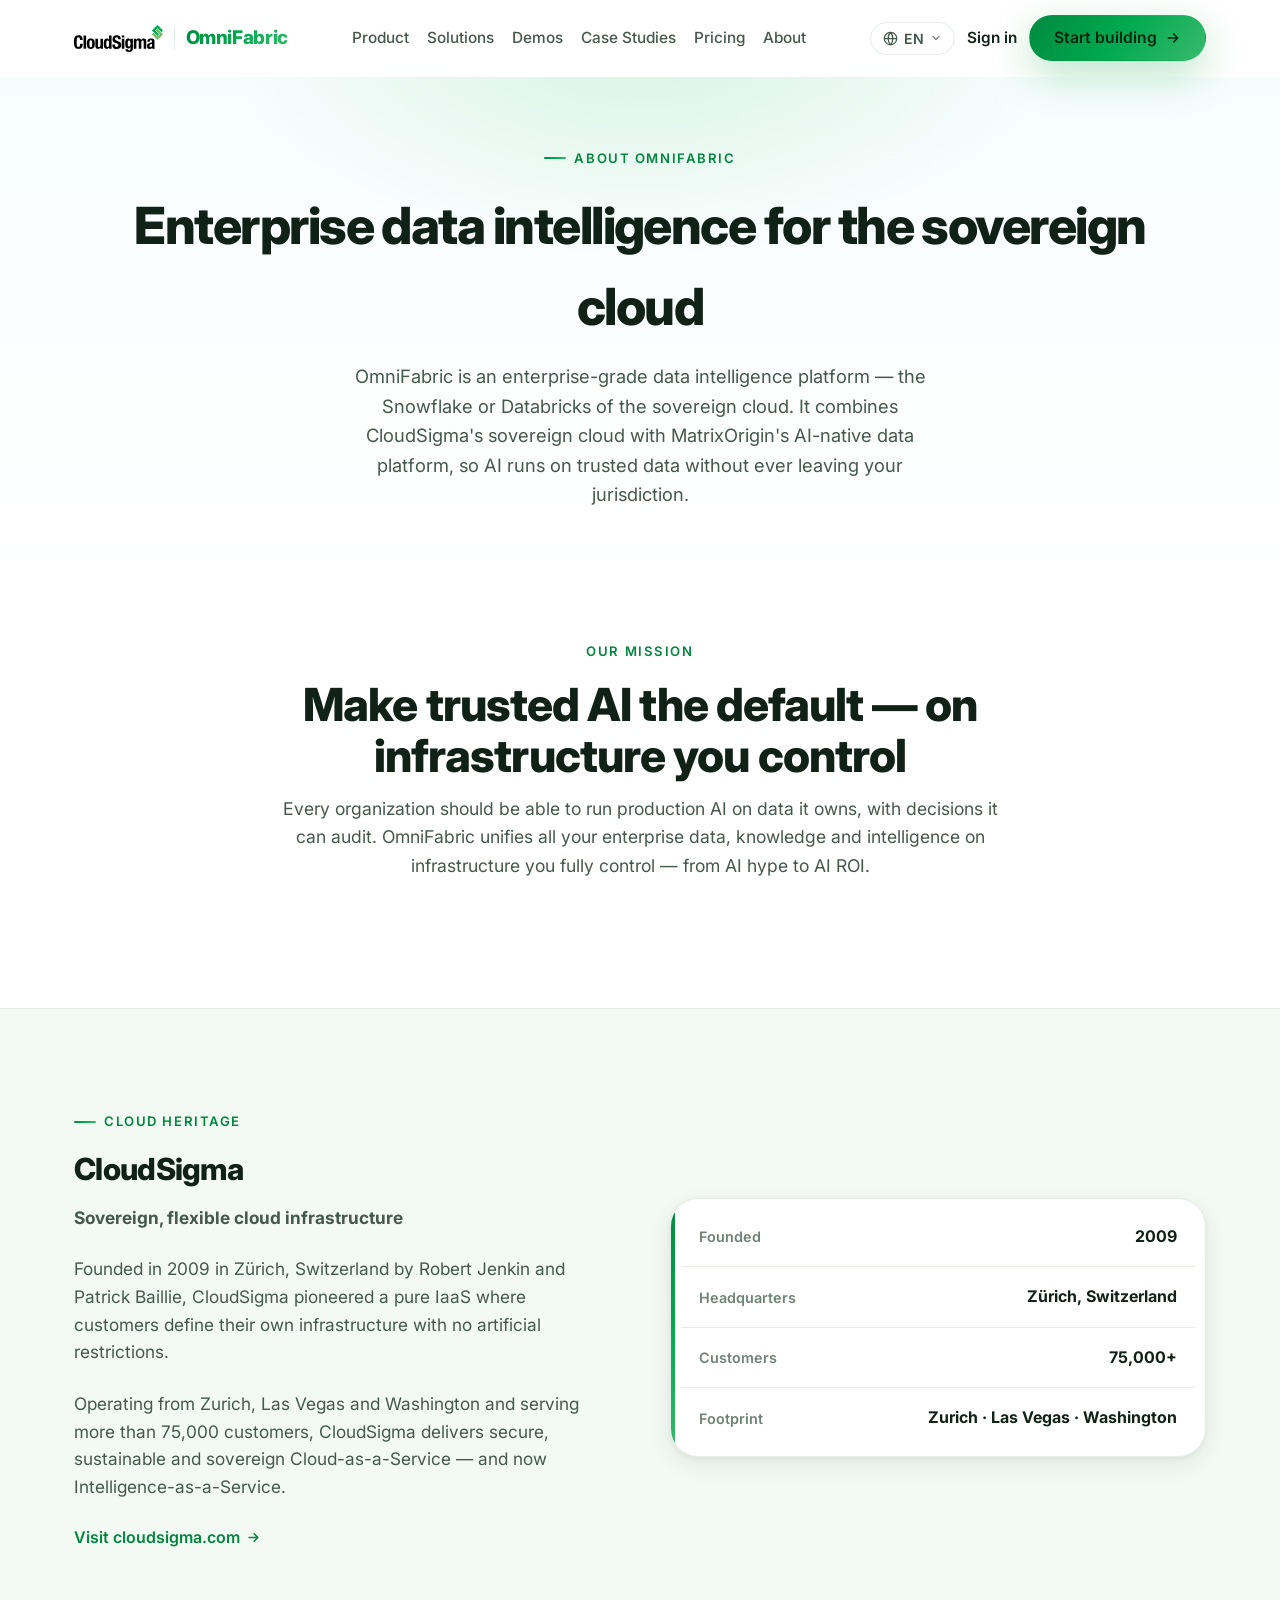
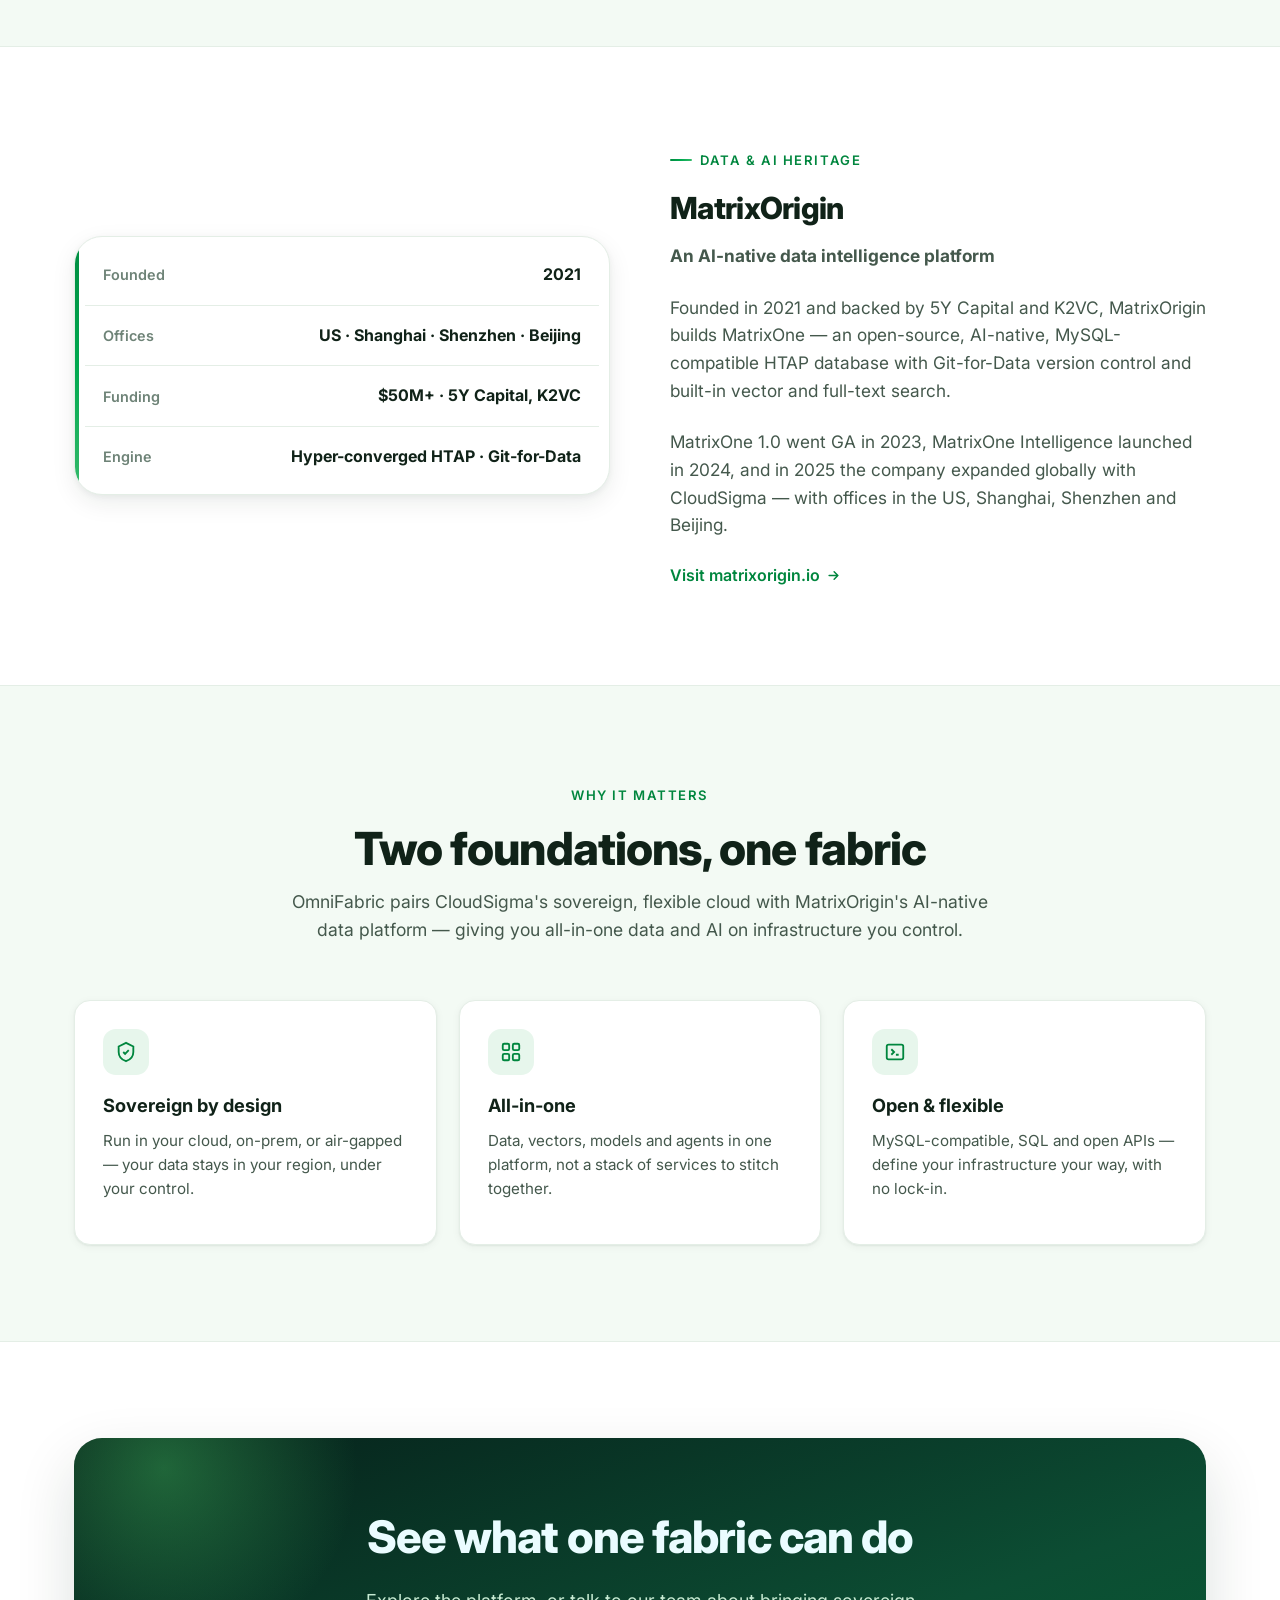
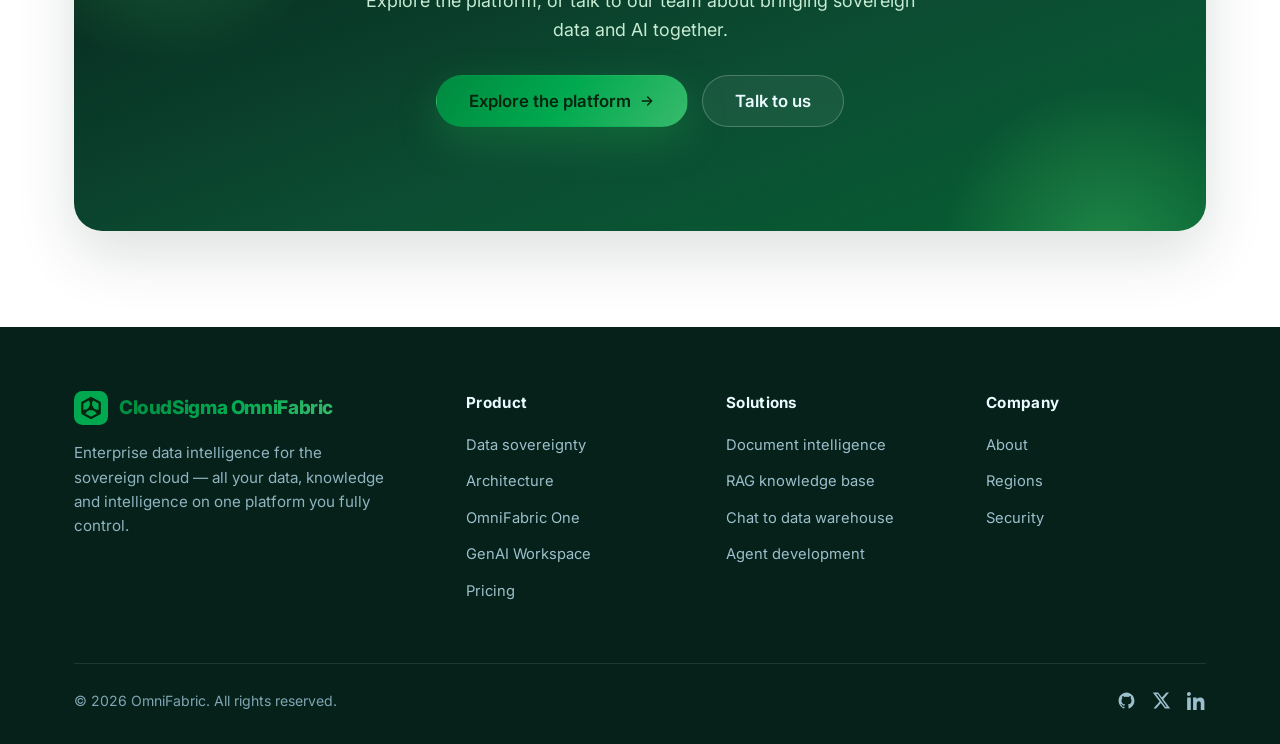
<file: about.html>
<!DOCTYPE html>
<html lang="en">
<head>
  <meta charset="UTF-8" />
  <meta name="viewport" content="width=device-width, initial-scale=1.0" />
  <title>About — CloudSigma OmniFabric</title>
  <meta name="description" content="OmniFabric unites a heritage of sovereign cloud infrastructure (CloudSigma) and an AI-native data platform (MatrixOrigin) into one fabric for data and AI." />
  <link rel="preconnect" href="https://fonts.googleapis.com" />
  <link rel="preconnect" href="https://fonts.gstatic.com" crossorigin />
  <link href="https://fonts.googleapis.com/css2?family=Inter:wght@400;500;600;700;800&display=swap" rel="stylesheet" />
  <link rel="stylesheet" href="assets/css/styles.css?v=15" />
  <link rel="icon" href="data:image/svg+xml,%3Csvg xmlns='http://www.w3.org/2000/svg' viewBox='0 0 32 32'%3E%3Cdefs%3E%3ClinearGradient id='g' x1='0' y1='0' x2='1' y2='1'%3E%3Cstop offset='0' stop-color='%2300a94f'/%3E%3Cstop offset='1' stop-color='%232fb265'/%3E%3C/linearGradient%3E%3C/defs%3E%3Crect width='32' height='32' rx='8' fill='url(%23g)'/%3E%3Cpath d='M16 6.5L24.2 11L24.2 21L16 25.5L7.8 21L7.8 11Z' fill='none' stroke='%2306250f' stroke-width='2.1' stroke-linejoin='round'/%3E%3Cpath d='M16 16L16 9.2M16 16L10 19.4M16 16L22 19.4' fill='none' stroke='%2306250f' stroke-width='2.1' stroke-linecap='round'/%3E%3Ccircle cx='16' cy='16' r='2.3' fill='%2306250f'/%3E%3Ccircle cx='16' cy='9.2' r='1.9' fill='%2306250f'/%3E%3Ccircle cx='10' cy='19.4' r='1.9' fill='%2306250f'/%3E%3Ccircle cx='22' cy='19.4' r='1.9' fill='%2306250f'/%3E%3C/svg%3E" />
</head>
<body>

  <!-- ============ HEADER ============ -->
  <header class="header" id="header">
    <div class="container">
      <nav class="nav" id="nav">
        <a class="brand" href="index.html" aria-label="CloudSigma OmniFabric home">
          <img class="cs-logo" src="assets/img/cloudsigma-logo.svg?v=15" alt="CloudSigma" width="90" height="27" />
          <span class="brand-div" aria-hidden="true"></span>
          <span class="wordmark">OmniFabric</span>
        </a>

                <ul class="nav-links">
          <li><a href="product.html" data-i18n="nav.product">Product</a></li>
          <li><a href="solutions.html" data-i18n="nav.solutions">Solutions</a></li>
          <li><a href="demo.html" data-i18n="nav.demo">Demos</a></li>
          <li><a href="customers.html" data-i18n="nav.customers">Case Studies</a></li>
          <li><a href="pricing.html" data-i18n="nav.pricing">Pricing</a></li>
          <li><a href="about.html" data-i18n="nav.about">About</a></li>
        </ul>

        <div class="nav-actions">
          <div class="lang-select">
            <button class="lang-btn" data-lang-btn aria-haspopup="true" aria-expanded="false" aria-label="Language">
              <svg class="globe" viewBox="0 0 24 24" fill="none" stroke="currentColor" stroke-width="2"><circle cx="12" cy="12" r="10"/><path d="M2 12h20M12 2a15 15 0 0 1 0 20M12 2a15 15 0 0 0 0 20"/></svg>
              <span data-lang-current>EN</span>
              <svg class="chev" viewBox="0 0 24 24" fill="none" stroke="currentColor" stroke-width="2.5" stroke-linecap="round" stroke-linejoin="round"><path d="M6 9l6 6 6-6"/></svg>
            </button>
            <ul class="lang-menu" data-lang-menu>
              <li><button data-set-lang="en">English</button></li>
              <li><button data-set-lang="zh">中文</button></li>
              <li><button data-set-lang="fr">Français</button></li>
              <li><button data-set-lang="es">Español</button></li>
              <li><button data-set-lang="ar">العربية</button></li>
              <li><button data-set-lang="id">Bahasa Indonesia</button></li>
            </ul>
          </div>
          <a href="#" class="signin" data-auth-action="login" data-i18n="nav.signin">Sign in</a>
          <a href="#" class="btn btn-primary" data-auth-action="register"><span data-i18n="nav.cta">Start building</span>
            <svg viewBox="0 0 24 24" fill="none" stroke="currentColor" stroke-width="2.2" stroke-linecap="round" stroke-linejoin="round"><path d="M5 12h14M13 6l6 6-6 6"/></svg>
          </a>
          <button class="nav-toggle" id="navToggle" aria-label="Toggle menu">
            <svg viewBox="0 0 24 24" fill="none" stroke="currentColor" stroke-width="2.2" stroke-linecap="round"><path d="M4 7h16M4 12h16M4 17h16"/></svg>
          </button>
        </div>
      </nav>
    </div>
  </header>

  <main>
    <!-- ============ SUB HERO ============ -->
    <section class="subhero">
      <div class="container">
        <span class="eyebrow center" style="display:inline-flex;" data-i18n="ab.eyebrow">About OmniFabric</span>
        <h1 data-i18n="ab.title">Built on a heritage of sovereign cloud and AI-native data</h1>
        <p data-i18n="ab.desc">OmniFabric unites two proven foundations — sovereign cloud infrastructure and an AI-native data platform — into one fabric for data and AI.</p>
      </div>
    </section>

    <!-- ============ MISSION ============ -->
    <section class="section--tight">
      <div class="container">
        <div class="section-head center reveal">
          <span class="eyebrow" data-i18n="ab.mission.eyebrow">Our mission</span>
          <h2 data-i18n="ab.mission.title">Make trusted AI the default — on infrastructure you control</h2>
          <p data-i18n="ab.mission.p">Every organization should be able to build production AI on data it owns, with decisions it can audit. OmniFabric brings sovereign cloud and an AI-native data platform together, so teams ship trusted agents without surrendering control of their data.</p>
        </div>
      </div>
    </section>

    <!-- ============ CLOUDSIGMA ============ -->
    <section class="section" style="background:var(--surface-2);border-top:1px solid var(--line);border-bottom:1px solid var(--line);">
      <div class="container">
        <div class="feature-block reveal">
          <div class="fb-text">
            <span class="eyebrow" data-i18n="ab.cs.tag">Cloud heritage</span>
            <h3><span class="biglogo" data-i18n="ab.cs.name">CloudSigma</span></h3>
            <p class="fb-sub" data-i18n="ab.cs.title">Sovereign, flexible cloud infrastructure</p>
            <p data-i18n="ab.cs.p1">Founded in 2009 in Zürich, Switzerland by Robert Jenkin and Patrick Baillie, CloudSigma pioneered a pure IaaS where customers define their own infrastructure with no artificial restrictions.</p>
            <p data-i18n="ab.cs.p2">Operating from Zurich, Las Vegas and Washington and serving more than 75,000 customers, CloudSigma delivers secure, sustainable and sovereign Cloud-as-a-Service — and now Intelligence-as-a-Service.</p>
            <a href="https://www.cloudsigma.com" target="_blank" rel="noopener" class="link-arrow"><span data-i18n="ab.cs.link">Visit cloudsigma.com</span>
              <svg viewBox="0 0 24 24" fill="none" stroke="currentColor" stroke-width="2.4" stroke-linecap="round" stroke-linejoin="round"><path d="M5 12h14M13 6l6 6-6 6"/></svg></a>
          </div>
          <div class="fb-media">
            <div class="facts-card">
              <div class="fact-row"><span class="k" data-i18n="ab.cs.f1l">Founded</span><span class="v" data-i18n="ab.cs.f1v">2009</span></div>
              <div class="fact-row"><span class="k" data-i18n="ab.cs.f2l">Headquarters</span><span class="v" data-i18n="ab.cs.f2v">Zürich, Switzerland</span></div>
              <div class="fact-row"><span class="k" data-i18n="ab.cs.f3l">Customers</span><span class="v" data-i18n="ab.cs.f3v">75,000+</span></div>
              <div class="fact-row"><span class="k" data-i18n="ab.cs.f4l">Footprint</span><span class="v" data-i18n="ab.cs.f4v">Zurich · Las Vegas · Washington</span></div>
            </div>
          </div>
        </div>
      </div>
    </section>

    <!-- ============ MATRIXORIGIN ============ -->
    <section class="section">
      <div class="container">
        <div class="feature-block reverse reveal">
          <div class="fb-text">
            <span class="eyebrow" data-i18n="ab.mo.tag">Data &amp; AI heritage</span>
            <h3><span class="biglogo" data-i18n="ab.mo.name">MatrixOrigin</span></h3>
            <p class="fb-sub" data-i18n="ab.mo.title">An AI-native data intelligence platform</p>
            <p data-i18n="ab.mo.p1">Founded in 2021 with teams in Shanghai, Shenzhen, Beijing and the Bay Area, MatrixOrigin builds MatrixOne — an AI-native, MySQL-compatible HTAP database with Git-for-Data version control and built-in vector and full-text search.</p>
            <p data-i18n="ab.mo.p2">Its hyper-converged engine unifies transactional, analytical, vector and full-text workloads in one system — no ETL — paired with MatrixOne Intelligence, a one-stop Data + AI platform.</p>
            <a href="https://www.matrixorigin.io" target="_blank" rel="noopener" class="link-arrow"><span data-i18n="ab.mo.link">Visit matrixorigin.io</span>
              <svg viewBox="0 0 24 24" fill="none" stroke="currentColor" stroke-width="2.4" stroke-linecap="round" stroke-linejoin="round"><path d="M5 12h14M13 6l6 6-6 6"/></svg></a>
          </div>
          <div class="fb-media">
            <div class="facts-card">
              <div class="fact-row"><span class="k" data-i18n="ab.mo.f1l">Founded</span><span class="v" data-i18n="ab.mo.f1v">2021</span></div>
              <div class="fact-row"><span class="k" data-i18n="ab.mo.f2l">Offices</span><span class="v" data-i18n="ab.mo.f2v">US · Shanghai · Shenzhen · Beijing</span></div>
              <div class="fact-row"><span class="k" data-i18n="ab.mo.f3l">Funding</span><span class="v" data-i18n="ab.mo.f3v">$50M+ · 5Y Capital, K2VC</span></div>
              <div class="fact-row"><span class="k" data-i18n="ab.mo.f4l">Engine</span><span class="v" data-i18n="ab.mo.f4v">Hyper-converged HTAP · Git-for-Data</span></div>
            </div>
          </div>
        </div>
      </div>
    </section>

    <!-- ============ TOGETHER ============ -->
    <section class="section" style="background:var(--surface-2);border-top:1px solid var(--line);border-bottom:1px solid var(--line);">
      <div class="container">
        <div class="section-head center reveal">
          <span class="eyebrow" data-i18n="ab.together.eyebrow">Why it matters</span>
          <h2 data-i18n="ab.together.title">Two foundations, one fabric</h2>
          <p data-i18n="ab.together.p">OmniFabric combines CloudSigma's sovereign, flexible cloud with MatrixOrigin's AI-native data platform — so you get all-in-one data and AI on infrastructure you control.</p>
        </div>
        <div class="sol-grid" style="grid-template-columns:repeat(3,1fr);">
          <article class="sol reveal">
            <div class="ic"><svg viewBox="0 0 24 24" fill="none" stroke="currentColor" stroke-width="2"><path d="M12 2 4 6v6c0 5 3.4 8.5 8 10 4.6-1.5 8-5 8-10V6z"/><path d="m9 12 2 2 4-4"/></svg></div>
            <h4 data-i18n="ab.tg1.t">Sovereign by design</h4>
            <p data-i18n="ab.tg1.d">Run in your cloud, on-prem, or air-gapped — your data stays in your region, under your control.</p>
          </article>
          <article class="sol reveal">
            <div class="ic"><svg viewBox="0 0 24 24" fill="none" stroke="currentColor" stroke-width="2"><rect x="3" y="3" width="7" height="7" rx="1.5"/><rect x="14" y="3" width="7" height="7" rx="1.5"/><rect x="3" y="14" width="7" height="7" rx="1.5"/><rect x="14" y="14" width="7" height="7" rx="1.5"/></svg></div>
            <h4 data-i18n="ab.tg2.t">All-in-one</h4>
            <p data-i18n="ab.tg2.d">Data, vectors, models and agents in one platform, not a stack of services to stitch together.</p>
          </article>
          <article class="sol reveal">
            <div class="ic"><svg viewBox="0 0 24 24" fill="none" stroke="currentColor" stroke-width="2"><path d="M8 9l3 3-3 3M13 15h3"/><rect x="3" y="4" width="18" height="16" rx="2"/></svg></div>
            <h4 data-i18n="ab.tg3.t">Open &amp; flexible</h4>
            <p data-i18n="ab.tg3.d">MySQL-compatible, SQL and open APIs — define your infrastructure your way, with no lock-in.</p>
          </article>
        </div>
      </div>
    </section>

    <!-- ============ CTA ============ -->
    <section class="cta-band" style="padding-top:96px;">
      <div class="container">
        <div class="cta-inner reveal">
          <h2 data-i18n="ab.cta.title">See what one fabric can do</h2>
          <p data-i18n="ab.cta.desc">Explore the platform, or talk to our team about bringing sovereign data and AI together.</p>
          <div class="hero-cta">
            <a href="product.html#architecture" class="btn btn-primary btn-lg"><span data-i18n="ab.cta.b1">Explore the platform</span>
              <svg viewBox="0 0 24 24" fill="none" stroke="currentColor" stroke-width="2.2" stroke-linecap="round" stroke-linejoin="round"><path d="M5 12h14M13 6l6 6-6 6"/></svg>
            </a>
            <a href="https://calendly.com/tan-dovan/30min" target="_blank" rel="noopener" class="btn btn-ghost btn-lg" data-i18n="ab.cta.b2">Talk to us</a>
          </div>
        </div>
      </div>
    </section>
  </main>

  <!-- ============ FOOTER ============ -->
  <footer class="footer">
    <div class="container">
      <div class="footer-grid">
        <div class="footer-about">
          <a class="brand" href="index.html">
            <svg class="logo-mark" viewBox="0 0 32 32" aria-hidden="true">
              <rect width="32" height="32" rx="8" fill="#00a94f"/>
              <path d="M16 6.5L24.2 11L24.2 21L16 25.5L7.8 21L7.8 11Z" fill="none" stroke="#06250f" stroke-width="2.1" stroke-linejoin="round" stroke-linecap="round"/><path d="M16 16L16 9.2M16 16L10 19.4M16 16L22 19.4" fill="none" stroke="#06250f" stroke-width="2.1" stroke-linecap="round"/><circle cx="16" cy="16" r="2.3" fill="#06250f"/><circle cx="16" cy="9.2" r="1.9" fill="#06250f"/><circle cx="10" cy="19.4" r="1.9" fill="#06250f"/><circle cx="22" cy="19.4" r="1.9" fill="#06250f"/>
            </svg>
            <span class="wordmark">CloudSigma OmniFabric</span>
          </a>
          <p data-i18n="footer.about">Enterprise data intelligence for the sovereign cloud — all your data, knowledge and intelligence on one platform you fully control.</p>
        </div>
        <div>
          <h5 data-i18n="nav.product">Product</h5>
          <ul>
            <li><a href="product.html#sovereignty" data-i18n="sov.h.eb">Data sovereignty</a></li>
            <li><a href="product.html#architecture" data-i18n="footer.pf1">Architecture</a></li>
            <li><a href="product.html#one" data-i18n="footer.pf2">OmniFabric One</a></li>
            <li><a href="product.html#workspace" data-i18n="footer.pf3">GenAI Workspace</a></li>
            <li><a href="pricing.html" data-i18n="nav.pricing">Pricing</a></li>
          </ul>
        </div>
        <div>
          <h5 data-i18n="footer.solutions">Solutions</h5>
          <ul>
            <li><a href="solutions.html#scenarios" data-i18n="footer.sf1">Document intelligence</a></li>
            <li><a href="solutions.html#scenarios" data-i18n="footer.sf2">RAG knowledge base</a></li>
            <li><a href="solutions.html#scenarios" data-i18n="footer.sf3">Chat to data warehouse</a></li>
            <li><a href="solutions.html#scenarios" data-i18n="footer.sf4">Agent development</a></li>
          </ul>
        </div>
        <div>
          <h5 data-i18n="footer.company">Company</h5>
          <ul>
            <li><a href="about.html" data-i18n="footer.cf1">About</a></li>
            <li><a href="product.html#regions" data-i18n="nav.regions">Regions</a></li>
            <li><a href="#" data-i18n="footer.cf3">Security</a></li>
          </ul>
        </div>
      </div>
      <div class="footer-bottom">
        <span data-i18n="footer.copyright">© 2026 OmniFabric. All rights reserved.</span>
        <div class="social">
          <a href="#" aria-label="GitHub"><svg viewBox="0 0 24 24" fill="currentColor"><path d="M12 2C6.5 2 2 6.6 2 12.3c0 4.5 2.9 8.4 6.8 9.8.5.1.7-.2.7-.5v-1.7c-2.8.6-3.4-1.4-3.4-1.4-.5-1.2-1.1-1.5-1.1-1.5-.9-.6.1-.6.1-.6 1 .1 1.5 1 1.5 1 .9 1.6 2.4 1.1 3 .9.1-.7.4-1.1.6-1.4-2.2-.3-4.5-1.1-4.5-5 0-1.1.4-2 1-2.7-.1-.3-.4-1.3.1-2.7 0 0 .8-.3 2.7 1a9.3 9.3 0 0 1 5 0c1.9-1.3 2.7-1 2.7-1 .5 1.4.2 2.4.1 2.7.6.7 1 1.6 1 2.7 0 3.9-2.3 4.7-4.5 5 .4.3.7.9.7 1.9v2.8c0 .3.2.6.7.5 3.9-1.4 6.8-5.3 6.8-9.8C22 6.6 17.5 2 12 2Z"/></svg></a>
          <a href="#" aria-label="X"><svg viewBox="0 0 24 24" fill="currentColor"><path d="M18.2 2h3.3l-7.2 8.3L23 22h-6.6l-5.2-6.8L5.2 22H1.9l7.7-8.8L1 2h6.8l4.7 6.2L18.2 2Zm-1.2 18h1.8L7.1 3.9H5.2L17 20Z"/></svg></a>
          <a href="#" aria-label="LinkedIn"><svg viewBox="0 0 24 24" fill="currentColor"><path d="M4.98 3.5A2.5 2.5 0 1 1 0 3.5a2.5 2.5 0 0 1 4.98 0ZM.2 8.2h4.6V24H.2V8.2Zm7.5 0h4.4v2.2h.1c.6-1.1 2.1-2.3 4.3-2.3 4.6 0 5.5 3 5.5 6.9V24h-4.6v-7.1c0-1.7 0-3.9-2.4-3.9s-2.7 1.8-2.7 3.7V24H7.7V8.2Z"/></svg></a>
        </div>
      </div>
    </div>
  </footer>

  <script>/* TEMP bridge: route auth CTAs to the static sign-in page until the
     CloudSigma SSO broker is deployed. Remove (or repoint to /auth/cloudsigma/*)
     once the broker service is live. */
  window.OMNIFABRIC_AUTH_CONFIG = { loginUrl: "auth.html", registerUrl: "auth.html" };</script>
  <script src="assets/js/i18n.js?v=15"></script>
  <script src="assets/js/auth.js"></script>
  <script src="assets/js/main.js?v=15"></script>
</body>
</html>
</file>
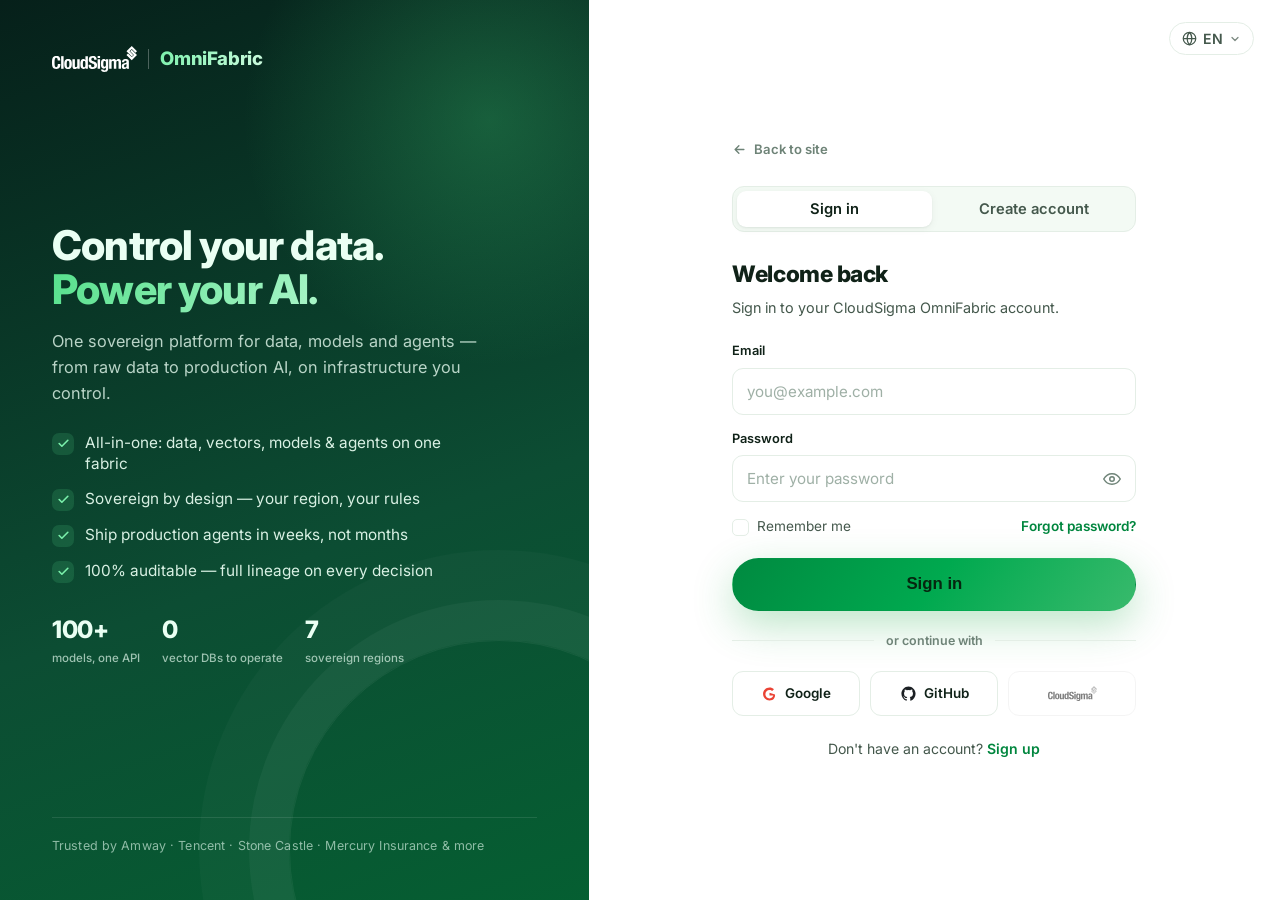
<file: auth.html>
<!DOCTYPE html>
<html lang="en">
<head>
  <meta charset="UTF-8" />
  <meta name="viewport" content="width=device-width, initial-scale=1.0" />
  <title>Sign in — CloudSigma OmniFabric</title>
  <meta name="description" content="Sign in or create your CloudSigma OmniFabric account — the unified, sovereign platform for data, models and agents." />
  <link rel="preconnect" href="https://fonts.googleapis.com" />
  <link rel="preconnect" href="https://fonts.gstatic.com" crossorigin />
  <link href="https://fonts.googleapis.com/css2?family=Inter:wght@400;500;600;700;800&display=swap" rel="stylesheet" />
  <link rel="stylesheet" href="assets/css/styles.css?v=15" />
  <link rel="icon" href="data:image/svg+xml,%3Csvg xmlns='http://www.w3.org/2000/svg' viewBox='0 0 32 32'%3E%3Cdefs%3E%3ClinearGradient id='g' x1='0' y1='0' x2='1' y2='1'%3E%3Cstop offset='0' stop-color='%2300a94f'/%3E%3Cstop offset='1' stop-color='%232fb265'/%3E%3C/linearGradient%3E%3C/defs%3E%3Crect width='32' height='32' rx='8' fill='url(%23g)'/%3E%3Cpath d='M16 6.5L24.2 11L24.2 21L16 25.5L7.8 21L7.8 11Z' fill='none' stroke='%2306250f' stroke-width='2.1' stroke-linejoin='round'/%3E%3Cpath d='M16 16L16 9.2M16 16L10 19.4M16 16L22 19.4' fill='none' stroke='%2306250f' stroke-width='2.1' stroke-linecap='round'/%3E%3Ccircle cx='16' cy='16' r='2.3' fill='%2306250f'/%3E%3Ccircle cx='16' cy='9.2' r='1.9' fill='%2306250f'/%3E%3Ccircle cx='10' cy='19.4' r='1.9' fill='%2306250f'/%3E%3Ccircle cx='22' cy='19.4' r='1.9' fill='%2306250f'/%3E%3C/svg%3E" />
  <style>
  body{min-height:100vh}
  .auth-split{display:grid;grid-template-columns:minmax(0,46fr) minmax(0,54fr);min-height:100vh}
  /* ---- value panel ---- */
  .auth-aside{position:relative;overflow:hidden;background:var(--grad-deep);color:#eafff3;display:flex;flex-direction:column;justify-content:space-between;padding:44px 52px}
  .auth-aside::before{content:"";position:absolute;width:560px;height:560px;right:-180px;top:-160px;border-radius:50%;
    background:radial-gradient(circle,rgba(56,186,108,.32),transparent 62%)}
  .auth-aside::after{content:"";position:absolute;inset:auto -120px -160px auto;width:420px;height:420px;border-radius:50%;
    border:1px solid rgba(255,255,255,.06);box-shadow:0 0 0 40px rgba(255,255,255,.04),0 0 0 90px rgba(255,255,255,.025)}
  .auth-aside>*{position:relative;z-index:1}
  .aside-brand{display:flex;align-items:center;gap:11px}
  .aside-brand img{height:26px;filter:brightness(0) invert(1)}
  .aside-brand .bd{width:1px;height:20px;background:rgba(255,255,255,.28)}
  .aside-brand b{font-weight:800;font-size:1.16rem;letter-spacing:-.02em;
    background:linear-gradient(120deg,#7af0ab,#cffbe0);-webkit-background-clip:text;background-clip:text;color:transparent}
  .aside-mid{max-width:430px}
  .aside-mid h1{font-size:clamp(2rem,3.2vw,2.9rem);line-height:1.08;letter-spacing:-.02em;font-weight:800;margin-bottom:16px}
  .aside-mid h1 .g{background:linear-gradient(120deg,#56e08c,#a9f5c8);-webkit-background-clip:text;background-clip:text;color:transparent}
  .aside-mid .lead{font-size:1.02rem;color:rgba(234,255,243,.78);line-height:1.6;margin-bottom:26px}
  .aside-points{display:flex;flex-direction:column;gap:13px;margin-bottom:28px}
  .aside-points li{display:flex;align-items:flex-start;gap:11px;font-size:.96rem;color:rgba(234,255,243,.92);line-height:1.4}
  .aside-points .ck{flex:none;width:22px;height:22px;border-radius:7px;background:rgba(86,224,140,.16);
    display:flex;align-items:center;justify-content:center;color:#7af0ab;margin-top:1px}
  .aside-points .ck svg{width:13px;height:13px}
  .aside-stats{display:flex;gap:22px;flex-wrap:wrap}
  .aside-stats div{display:flex;flex-direction:column}
  .aside-stats b{font-size:1.5rem;font-weight:800;letter-spacing:-.02em}
  .aside-stats span{font-size:.72rem;color:rgba(234,255,243,.66);font-weight:500}
  .aside-foot{font-size:.78rem;color:rgba(234,255,243,.6);letter-spacing:.01em;border-top:1px solid rgba(255,255,255,.1);padding-top:18px}
  /* ---- form panel ---- */
  .auth-main{position:relative;display:flex;align-items:center;justify-content:center;padding:48px 32px;background:var(--surface)}
  .auth-top{position:absolute;top:22px;right:26px}
  .auth-card{width:100%;max-width:404px}
  .auth-card .home{display:inline-flex;align-items:center;gap:7px;font-size:.82rem;color:var(--muted);font-weight:600;margin-bottom:26px}
  .auth-card .home svg{width:15px;height:15px}
  .auth-tabs{display:flex;gap:4px;background:var(--surface-2);border:1px solid var(--line);border-radius:12px;padding:4px;margin-bottom:24px}
  .auth-tabs button{flex:1;border:none;background:none;cursor:pointer;font-family:inherit;font-weight:600;font-size:.92rem;
    color:var(--slate);padding:9px;border-radius:9px;transition:.18s}
  .auth-tabs button.on{background:#fff;color:var(--ink);box-shadow:var(--shadow-sm)}
  .auth-h{font-size:1.42rem;font-weight:800;letter-spacing:-.02em;margin-bottom:4px}
  .auth-sub{font-size:.9rem;color:var(--slate);margin-bottom:22px}
  .fld{margin-bottom:14px}
  .fld-row{display:grid;grid-template-columns:1fr 1fr;gap:12px;margin-bottom:14px}
  .fld-row .fld{margin-bottom:0}
  .fld label{display:block;font-size:.8rem;font-weight:600;color:var(--ink);margin-bottom:6px}
  .ipt{position:relative}
  .ipt input{width:100%;font-family:inherit;font-size:.95rem;color:var(--ink);background:#fff;
    border:1px solid var(--line);border-radius:11px;padding:13px 14px;transition:border-color .18s,box-shadow .18s;outline:none}
  .ipt input::placeholder{color:#9fb0a6}
  .ipt input:focus{border-color:var(--teal-500);box-shadow:0 0 0 3px rgba(0,169,79,.14)}
  .ipt .eye{position:absolute;right:11px;top:50%;transform:translateY(-50%);background:none;border:none;cursor:pointer;color:var(--muted);padding:4px;display:flex}
  .ipt .eye svg{width:18px;height:18px}
  .row-b{display:flex;align-items:center;justify-content:space-between;margin:6px 0 20px;font-size:.85rem}
  .chkline{display:flex;align-items:flex-start;gap:9px;font-size:.85rem;color:var(--slate);line-height:1.45;margin:4px 0 20px}
  .chkline a{color:var(--teal-600);font-weight:600}
  input[type=checkbox]{appearance:none;-webkit-appearance:none;width:17px;height:17px;flex:none;border:1.5px solid var(--line);border-radius:5px;cursor:pointer;position:relative;margin-top:1px;transition:.15s}
  input[type=checkbox]:checked{background:var(--teal-500);border-color:var(--teal-500)}
  input[type=checkbox]:checked::after{content:"";position:absolute;left:5px;top:1.5px;width:4px;height:9px;border:solid #fff;border-width:0 2px 2px 0;transform:rotate(45deg)}
  .lbl-inline{display:flex;align-items:center;gap:8px;color:var(--slate);cursor:pointer}
  .link-g{color:var(--teal-600);font-weight:600}
  .btn-full{width:100%;justify-content:center}
  .auth-or{display:flex;align-items:center;gap:12px;margin:20px 0;color:var(--muted);font-size:.78rem;font-weight:600}
  .auth-or::before,.auth-or::after{content:"";flex:1;height:1px;background:var(--line)}
  .sso{display:grid;grid-template-columns:repeat(3,1fr);gap:10px}
  .sso a{display:flex;align-items:center;justify-content:center;gap:7px;border:1px solid var(--line);border-radius:11px;padding:11px;
    background:#fff;font-weight:600;font-size:.84rem;color:var(--ink);transition:.18s}
  .sso a:hover{border-color:var(--teal-300);background:var(--surface-2)}
  .sso a svg{width:17px;height:17px}
  .auth-foot{text-align:center;margin-top:22px;font-size:.88rem;color:var(--slate)}
  .auth-view[hidden]{display:none}
  @media(max-width:900px){
    .auth-split{grid-template-columns:1fr}
    .auth-aside{padding:32px 26px;gap:22px}
    .auth-aside::after{display:none}
    .aside-mid h1{font-size:1.7rem;margin-bottom:10px}
    .aside-points{gap:9px;margin-bottom:18px}
    .aside-mid .lead{margin-bottom:16px}
    .auth-main{padding:34px 22px}
  }
  .sso a.sso-soon{opacity:.5;filter:grayscale(1);cursor:not-allowed;pointer-events:none}
  .sso a.sso-soon img.cs-sso{height:15px;width:auto}
  @media(max-width:560px){.sso{grid-template-columns:1fr}}
  </style>
</head>
<body>
  <div class="auth-split">

    <!-- ============ VALUE PANEL ============ -->
    <aside class="auth-aside">
      <a class="aside-brand" href="index.html">
        <img src="assets/img/cloudsigma-logo.svg?v=15" alt="CloudSigma" />
        <span class="bd"></span>
        <b>OmniFabric</b>
      </a>
      <div class="aside-mid">
        <h1><span data-i18n="au.head1">Control your data.</span><br><span class="g" data-i18n="au.head2">Power your AI.</span></h1>
        <p class="lead" data-i18n="au.sub">One sovereign platform for data, models and agents — from raw data to production AI, on infrastructure you control.</p>
        <ul class="aside-points">
          <li><span class="ck"><svg viewBox="0 0 24 24" fill="none" stroke="currentColor" stroke-width="3" stroke-linecap="round" stroke-linejoin="round"><path d="M20 6 9 17l-5-5"/></svg></span><span data-i18n="au.p1">All-in-one: data, vectors, models &amp; agents on one fabric</span></li>
          <li><span class="ck"><svg viewBox="0 0 24 24" fill="none" stroke="currentColor" stroke-width="3" stroke-linecap="round" stroke-linejoin="round"><path d="M20 6 9 17l-5-5"/></svg></span><span data-i18n="au.p2">Sovereign by design — your region, your rules</span></li>
          <li><span class="ck"><svg viewBox="0 0 24 24" fill="none" stroke="currentColor" stroke-width="3" stroke-linecap="round" stroke-linejoin="round"><path d="M20 6 9 17l-5-5"/></svg></span><span data-i18n="au.p3">Ship production agents in weeks, not months</span></li>
          <li><span class="ck"><svg viewBox="0 0 24 24" fill="none" stroke="currentColor" stroke-width="3" stroke-linecap="round" stroke-linejoin="round"><path d="M20 6 9 17l-5-5"/></svg></span><span data-i18n="au.p4">100% auditable — full lineage on every decision</span></li>
        </ul>
        <div class="aside-stats">
          <div><b>100+</b><span data-i18n="au.s1">models, one API</span></div>
          <div><b>0</b><span data-i18n="au.s2">vector DBs to operate</span></div>
          <div><b>7</b><span data-i18n="au.s3">sovereign regions</span></div>
        </div>
      </div>
      <div class="aside-foot" data-i18n="au.trusted">Trusted by Amway · Tencent · Stone Castle · Mercury Insurance &amp; more</div>
    </aside>

    <!-- ============ FORM PANEL ============ -->
    <main class="auth-main">
      <div class="auth-top">
        <div class="lang-select">
          <button class="lang-btn" data-lang-btn aria-haspopup="true" aria-expanded="false" aria-label="Language">
            <svg class="globe" viewBox="0 0 24 24" fill="none" stroke="currentColor" stroke-width="2"><circle cx="12" cy="12" r="10"/><path d="M2 12h20M12 2a15 15 0 0 1 0 20M12 2a15 15 0 0 0 0 20"/></svg>
            <span data-lang-current>EN</span>
            <svg class="chev" viewBox="0 0 24 24" fill="none" stroke="currentColor" stroke-width="2.5" stroke-linecap="round" stroke-linejoin="round"><path d="M6 9l6 6 6-6"/></svg>
          </button>
          <ul class="lang-menu" data-lang-menu>
            <li><button data-set-lang="en">English</button></li>
            <li><button data-set-lang="zh">中文</button></li>
            <li><button data-set-lang="fr">Français</button></li>
            <li><button data-set-lang="es">Español</button></li>
            <li><button data-set-lang="ar">العربية</button></li>
              <li><button data-set-lang="id">Bahasa Indonesia</button></li>
          </ul>
        </div>
      </div>

      <div class="auth-card">
        <a class="home" href="index.html"><svg viewBox="0 0 24 24" fill="none" stroke="currentColor" stroke-width="2.2" stroke-linecap="round" stroke-linejoin="round"><path d="M19 12H5M11 6l-6 6 6 6"/></svg><span data-i18n="au.back">Back to site</span></a>

        <div class="auth-tabs" role="tablist">
          <button class="on" data-tab="in" data-i18n="au.tab.in">Sign in</button>
          <button data-tab="up" data-i18n="au.tab.up">Create account</button>
        </div>

        <!-- SIGN IN -->
        <form class="auth-view" id="view-in" onsubmit="return false">
          <h2 class="auth-h" data-i18n="au.in.h">Welcome back</h2>
          <p class="auth-sub" data-i18n="au.in.sub">Sign in to your CloudSigma OmniFabric account.</p>
          <div class="fld"><label data-i18n="au.email">Email</label><div class="ipt"><input type="email" autocomplete="email" data-i18n-ph="au.email.ph" placeholder="you@example.com" /></div></div>
          <div class="fld"><label data-i18n="au.pw">Password</label><div class="ipt"><input type="password" autocomplete="current-password" data-i18n-ph="au.pw.ph" placeholder="Enter your password" /><button type="button" class="eye" aria-label="Show password"><svg viewBox="0 0 24 24" fill="none" stroke="currentColor" stroke-width="2"><path d="M1 12s4-7 11-7 11 7 11 7-4 7-11 7-11-7-11-7Z"/><circle cx="12" cy="12" r="3"/></svg></button></div></div>
          <div class="row-b">
            <label class="lbl-inline"><input type="checkbox" /> <span data-i18n="au.remember">Remember me</span></label>
            <a href="#" class="link-g" data-i18n="au.forgot">Forgot password?</a>
          </div>
          <button type="button" class="btn btn-primary btn-lg btn-full" data-i18n="au.in.btn">Sign in</button>
        </form>

        <!-- SIGN UP -->
        <form class="auth-view" id="view-up" hidden onsubmit="return false">
          <h2 class="auth-h" data-i18n="au.up.h">Start for free</h2>
          <p class="auth-sub" data-i18n="au.up.sub">Create your account — no credit card required.</p>
          <div class="fld-row">
            <div class="fld"><label data-i18n="au.fname">First name</label><div class="ipt"><input type="text" autocomplete="given-name" data-i18n-ph="au.fname.ph" placeholder="Your first name" /></div></div>
            <div class="fld"><label data-i18n="au.lname">Last name</label><div class="ipt"><input type="text" autocomplete="family-name" data-i18n-ph="au.lname.ph" placeholder="Your last name" /></div></div>
          </div>
          <div class="fld"><label data-i18n="au.company">Company</label><div class="ipt"><input type="text" autocomplete="organization" data-i18n-ph="au.company.ph" placeholder="Your company name" /></div></div>
          <div class="fld"><label data-i18n="au.email">Email</label><div class="ipt"><input type="email" autocomplete="email" data-i18n-ph="au.email.ph" placeholder="you@example.com" /></div></div>
          <div class="fld"><label data-i18n="au.pw">Password</label><div class="ipt"><input type="password" autocomplete="new-password" data-i18n-ph="au.pw.ph2" placeholder="At least 8 characters, with a number, mixed case and a symbol" /><button type="button" class="eye" aria-label="Show password"><svg viewBox="0 0 24 24" fill="none" stroke="currentColor" stroke-width="2"><path d="M1 12s4-7 11-7 11 7 11 7-4 7-11 7-11-7-11-7Z"/><circle cx="12" cy="12" r="3"/></svg></button></div></div>
          <div class="fld"><label data-i18n="au.pw2">Confirm password</label><div class="ipt"><input type="password" autocomplete="new-password" data-i18n-ph="au.pw2.ph" placeholder="Re-enter your password" /><button type="button" class="eye" aria-label="Show password"><svg viewBox="0 0 24 24" fill="none" stroke="currentColor" stroke-width="2"><path d="M1 12s4-7 11-7 11 7 11 7-4 7-11 7-11-7-11-7Z"/><circle cx="12" cy="12" r="3"/></svg></button></div></div>
          <label class="chkline"><input type="checkbox" /> <span data-i18n="au.terms">I agree to the <a href="privacy.html">Privacy Policy</a> and <a href="terms.html">Terms of Service</a>.</span></label>
          <button type="button" class="btn btn-primary btn-lg btn-full" data-i18n="au.up.btn">Create account</button>
        </form>

        <div class="auth-or"><span data-i18n="au.or">or continue with</span></div>
        <div class="sso">
          <a href="#"><svg viewBox="0 0 24 24"><path fill="#EA4335" d="M12 11v3.8h5.3c-.23 1.4-1.66 4.1-5.3 4.1-3.2 0-5.8-2.65-5.8-5.9S8.8 7.1 12 7.1c1.82 0 3.04.78 3.74 1.45l2.55-2.46C16.68 4.6 14.55 3.7 12 3.7 6.98 3.7 2.9 7.78 2.9 12.8S6.98 21.9 12 21.9c6.06 0 7.86-4.25 7.86-7.34 0-.5-.05-.86-.12-1.23z"/></svg>Google</a>
          <a href="#"><svg viewBox="0 0 24 24" fill="#1B1F23"><path d="M12 2C6.5 2 2 6.6 2 12.3c0 4.5 2.9 8.4 6.8 9.8.5.1.7-.2.7-.5v-1.7c-2.8.6-3.4-1.4-3.4-1.4-.5-1.2-1.1-1.5-1.1-1.5-.9-.6.1-.6.1-.6 1 .1 1.5 1 1.5 1 .9 1.6 2.4 1.1 3 .9.1-.7.4-1.1.6-1.4-2.2-.3-4.5-1.1-4.5-5 0-1.1.4-2 1-2.7-.1-.3-.4-1.3.1-2.7 0 0 .8-.3 2.7 1a9.3 9.3 0 0 1 5 0c1.9-1.3 2.7-1 2.7-1 .5 1.4.2 2.4.1 2.7.6.7 1 1.6 1 2.7 0 3.9-2.3 4.7-4.5 5 .4.3.7.9.7 1.9v2.8c0 .3.2.6.7.5 3.9-1.4 6.8-5.3 6.8-9.8C22 6.6 17.5 2 12 2Z"/></svg>GitHub</a>
          <a class="sso-soon" aria-disabled="true" title="Coming soon"><img src="assets/img/cloudsigma-logo.svg?v=15" alt="CloudSigma" class="cs-sso" /></a>
        </div>

        <p class="auth-foot">
          <span class="foot-in"><span data-i18n="au.noacct">Don't have an account?</span> <a href="#" class="link-g" data-go="up" data-i18n="au.signup">Sign up</a></span>
          <span class="foot-up" hidden><span data-i18n="au.haveacct">Already have an account?</span> <a href="#" class="link-g" data-go="in" data-i18n="au.tab.in">Sign in</a></span>
        </p>
      </div>
    </main>
  </div>

  <script>
  (function(){
    var tabs=document.querySelectorAll('.auth-tabs button'),
        vin=document.getElementById('view-in'), vup=document.getElementById('view-up'),
        fin=document.querySelector('.foot-in'), fup=document.querySelector('.foot-up');
    function set(mode){
      var up=mode==='up';
      vin.hidden=up; vup.hidden=!up;
      fin.hidden=up; fup.hidden=!up;
      tabs.forEach(function(b){b.classList.toggle('on', b.dataset.tab===mode);});
    }
    tabs.forEach(function(b){b.addEventListener('click',function(){set(b.dataset.tab);});});
    document.querySelectorAll('[data-go]').forEach(function(a){a.addEventListener('click',function(e){e.preventDefault();set(a.dataset.go);});});
    document.querySelectorAll('.eye').forEach(function(btn){btn.addEventListener('click',function(){
      var i=btn.parentNode.querySelector('input'); i.type = i.type==='password'?'text':'password';
    });});
  })();
  </script>
  <script src="assets/js/i18n.js?v=15"></script>
  <script src="assets/js/main.js?v=15"></script>
</body>
</html>
</file>
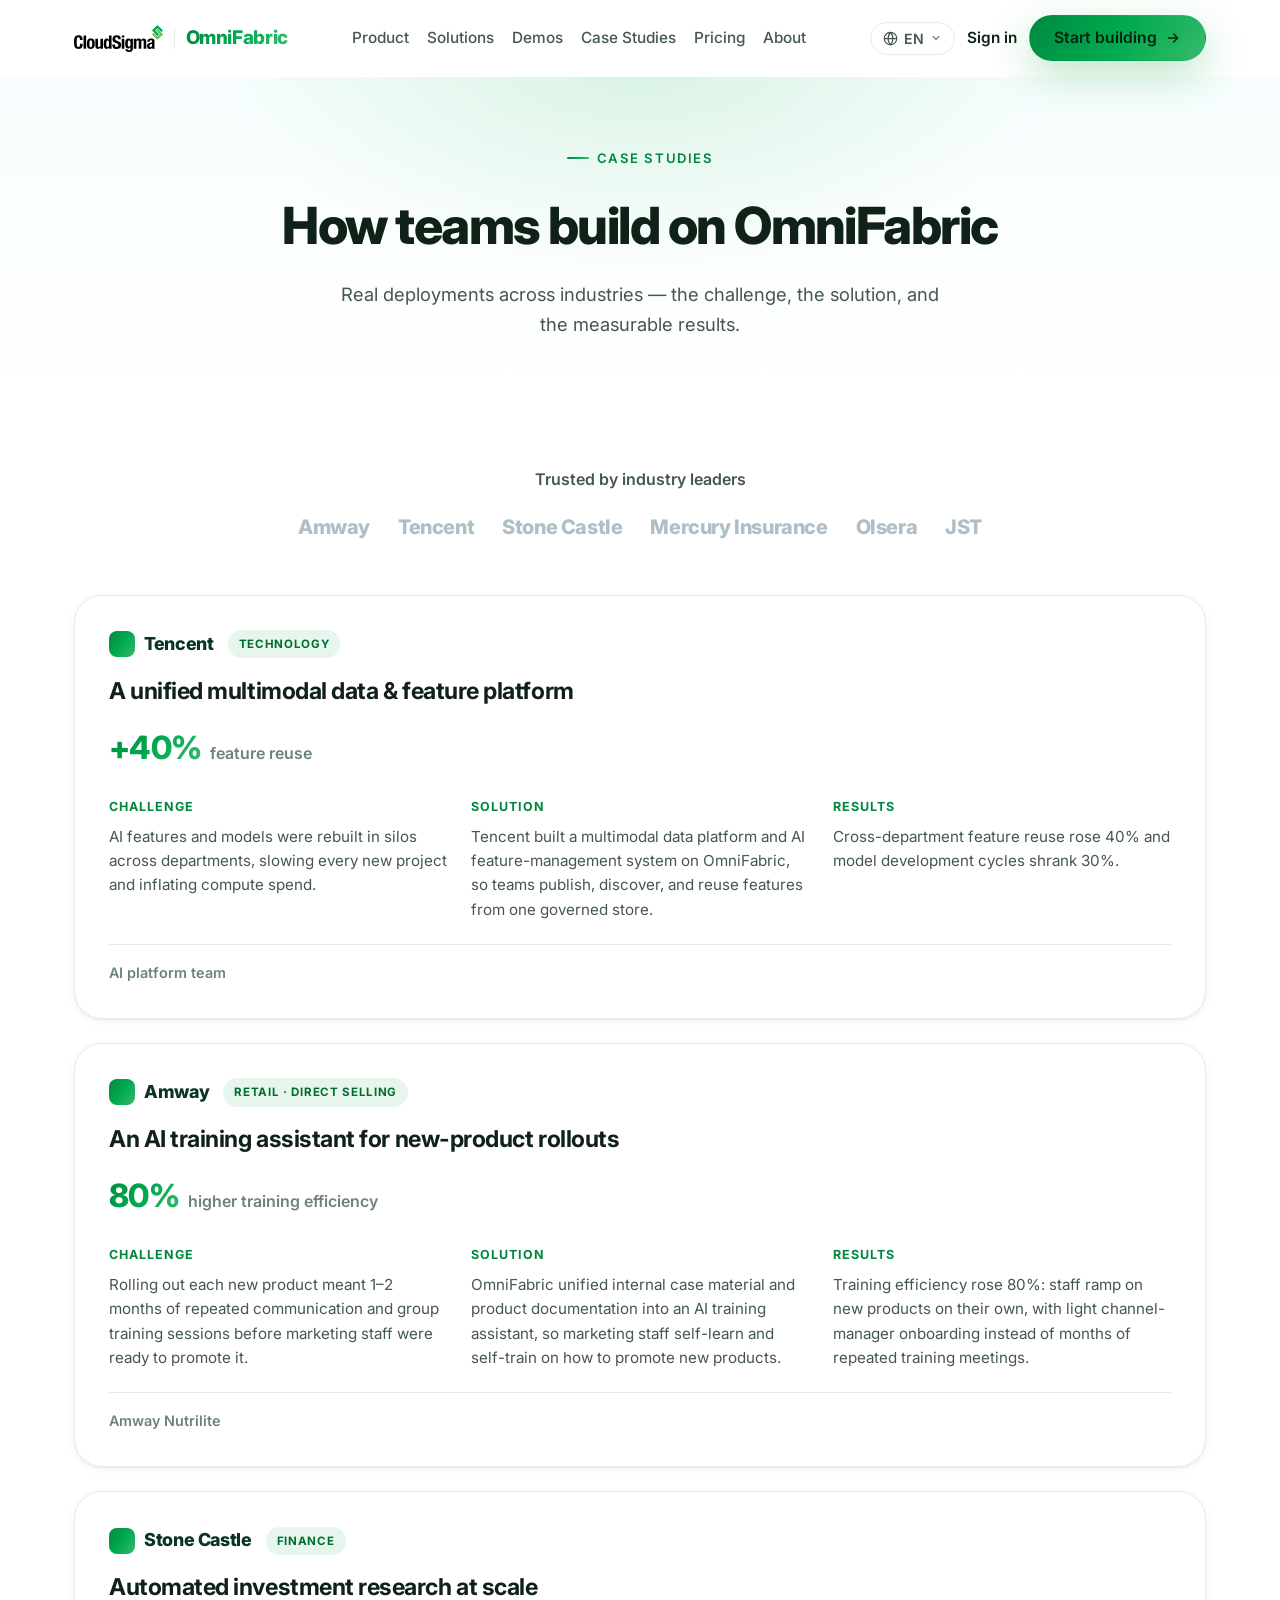
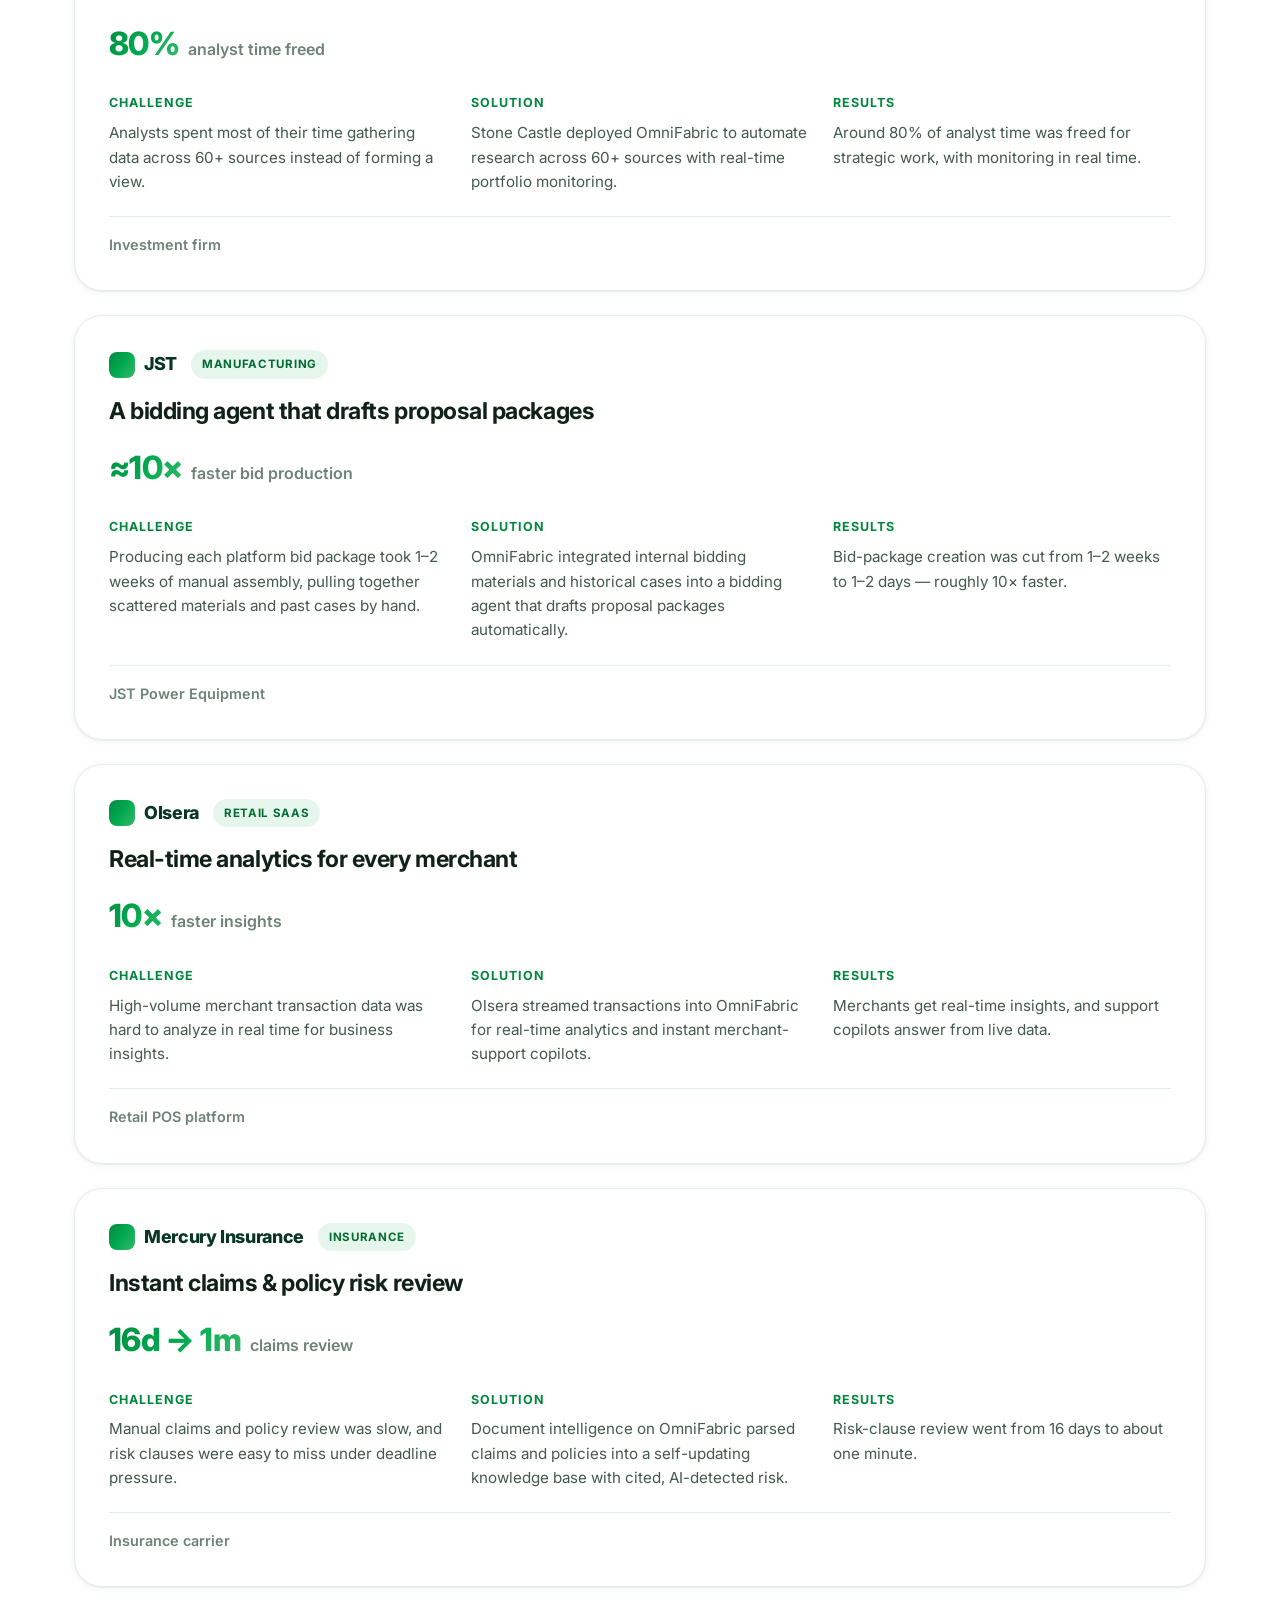
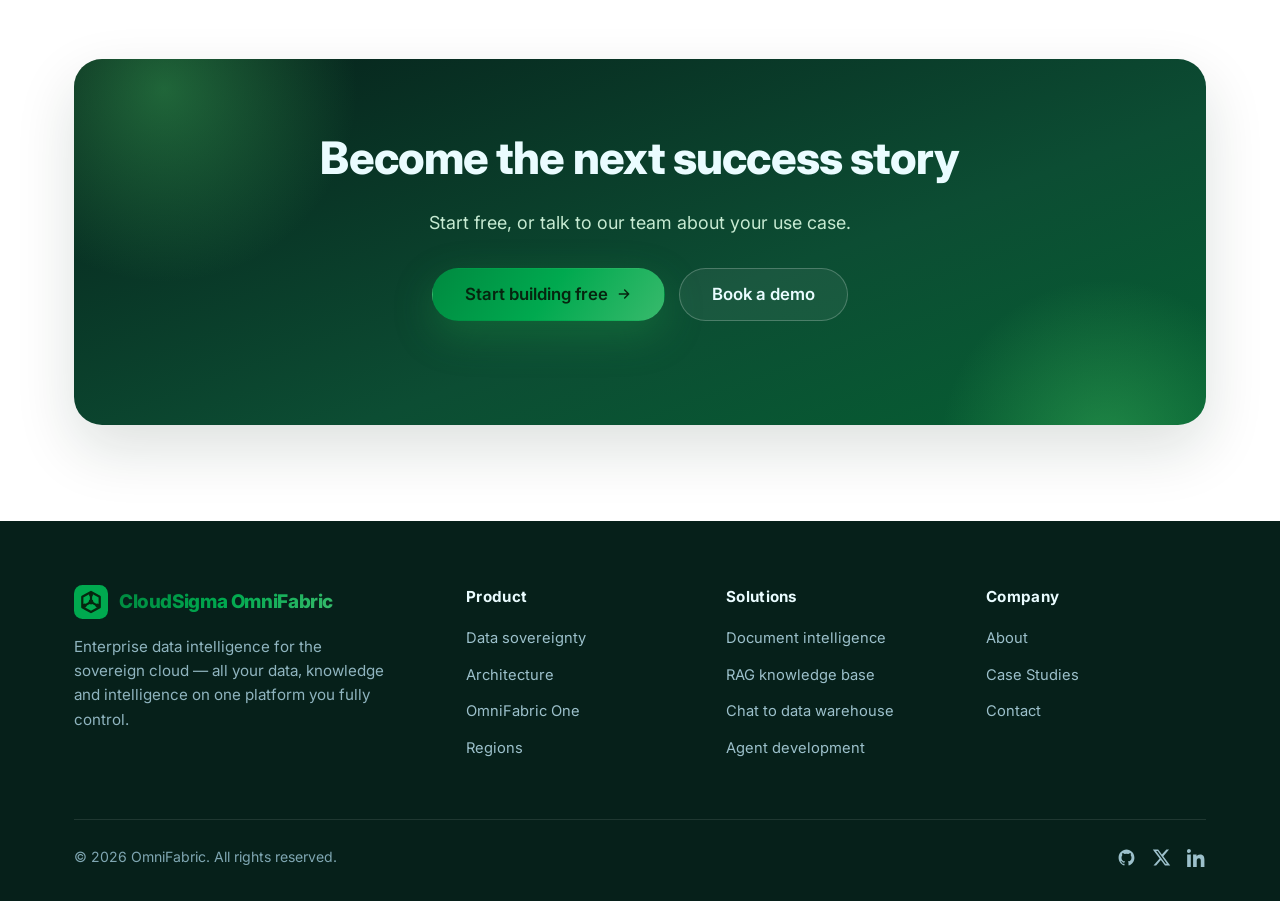
<file: customers.html>
<!DOCTYPE html>
<html lang="en">
<head>
  <meta charset="UTF-8" />
  <meta name="viewport" content="width=device-width, initial-scale=1.0" />
  <title>Case Studies — CloudSigma OmniFabric</title>
  <meta name="description" content="See how industry leaders succeed with OmniFabric — Amway, Tencent, Stone Castle, Mercury Insurance, Olsera, JST and more, across technology, retail, finance, insurance and e-commerce." />
  <link rel="preconnect" href="https://fonts.googleapis.com" />
  <link rel="preconnect" href="https://fonts.gstatic.com" crossorigin />
  <link href="https://fonts.googleapis.com/css2?family=Inter:wght@400;500;600;700;800&display=swap" rel="stylesheet" />
  <link rel="stylesheet" href="assets/css/styles.css?v=15" />
  <link rel="icon" href="data:image/svg+xml,%3Csvg xmlns='http://www.w3.org/2000/svg' viewBox='0 0 32 32'%3E%3Cdefs%3E%3ClinearGradient id='g' x1='0' y1='0' x2='1' y2='1'%3E%3Cstop offset='0' stop-color='%2300a94f'/%3E%3Cstop offset='1' stop-color='%232fb265'/%3E%3C/linearGradient%3E%3C/defs%3E%3Crect width='32' height='32' rx='8' fill='url(%23g)'/%3E%3Cpath d='M16 6.5L24.2 11L24.2 21L16 25.5L7.8 21L7.8 11Z' fill='none' stroke='%2306250f' stroke-width='2.1' stroke-linejoin='round'/%3E%3Cpath d='M16 16L16 9.2M16 16L10 19.4M16 16L22 19.4' fill='none' stroke='%2306250f' stroke-width='2.1' stroke-linecap='round'/%3E%3Ccircle cx='16' cy='16' r='2.3' fill='%2306250f'/%3E%3Ccircle cx='16' cy='9.2' r='1.9' fill='%2306250f'/%3E%3Ccircle cx='10' cy='19.4' r='1.9' fill='%2306250f'/%3E%3Ccircle cx='22' cy='19.4' r='1.9' fill='%2306250f'/%3E%3C/svg%3E" />
</head>
<body>

  <!-- ============ HEADER ============ -->
  <header class="header" id="header">
    <div class="container">
      <nav class="nav" id="nav">
        <a class="brand" href="index.html" aria-label="CloudSigma OmniFabric home">
          <img class="cs-logo" src="assets/img/cloudsigma-logo.svg?v=15" alt="CloudSigma" width="90" height="27" />
          <span class="brand-div" aria-hidden="true"></span>
          <span class="wordmark">OmniFabric</span>
        </a>

        <ul class="nav-links">
          <li><a href="product.html" data-i18n="nav.product">Product</a></li>
          <li><a href="solutions.html" data-i18n="nav.solutions">Solutions</a></li>
          <li><a href="demo.html" data-i18n="nav.demo">Demos</a></li>
          <li><a href="customers.html" data-i18n="nav.customers">Case Studies</a></li>
          <li><a href="pricing.html" data-i18n="nav.pricing">Pricing</a></li>
          <li><a href="about.html" data-i18n="nav.about">About</a></li>
        </ul>

        <div class="nav-actions">
          <div class="lang-select">
            <button class="lang-btn" data-lang-btn aria-haspopup="true" aria-expanded="false" aria-label="Language">
              <svg class="globe" viewBox="0 0 24 24" fill="none" stroke="currentColor" stroke-width="2"><circle cx="12" cy="12" r="10"/><path d="M2 12h20M12 2a15 15 0 0 1 0 20M12 2a15 15 0 0 0 0 20"/></svg>
              <span data-lang-current>EN</span>
              <svg class="chev" viewBox="0 0 24 24" fill="none" stroke="currentColor" stroke-width="2.5" stroke-linecap="round" stroke-linejoin="round"><path d="M6 9l6 6 6-6"/></svg>
            </button>
            <ul class="lang-menu" data-lang-menu>
              <li><button data-set-lang="en">English</button></li>
              <li><button data-set-lang="zh">中文</button></li>
              <li><button data-set-lang="fr">Français</button></li>
              <li><button data-set-lang="es">Español</button></li>
              <li><button data-set-lang="ar">العربية</button></li>
              <li><button data-set-lang="id">Bahasa Indonesia</button></li>
            </ul>
          </div>
          <a href="#" class="signin" data-auth-action="login" data-i18n="nav.signin">Sign in</a>
          <a href="#" class="btn btn-primary" data-auth-action="register"><span data-i18n="nav.cta">Start building</span>
            <svg viewBox="0 0 24 24" fill="none" stroke="currentColor" stroke-width="2.2" stroke-linecap="round" stroke-linejoin="round"><path d="M5 12h14M13 6l6 6-6 6"/></svg>
          </a>
          <button class="nav-toggle" id="navToggle" aria-label="Toggle menu">
            <svg viewBox="0 0 24 24" fill="none" stroke="currentColor" stroke-width="2.2" stroke-linecap="round"><path d="M4 7h16M4 12h16M4 17h16"/></svg>
          </button>
        </div>
      </nav>
    </div>
  </header>

  <main>
    <!-- ============ SUB HERO ============ -->
    <section class="subhero">
      <div class="container">
        <span class="eyebrow center" style="display:inline-flex;" data-i18n="cust.eyebrow">Case studies</span>
        <h1 data-i18n="cust.title">How teams build on OmniFabric</h1>
        <p data-i18n="cust.desc">Real deployments across industries — the challenge, the solution, and the measurable results.</p>
      </div>
    </section>

    <section class="section--tight">
      <div class="container">
        <p data-i18n="cust.trusted" style="text-align:center;color:var(--slate);font-weight:600;margin-bottom:18px;">Trusted by industry leaders</p>
        <div class="logos-row reveal" style="flex-wrap:wrap;gap:14px 28px;margin-bottom:52px;">
          <span class="lg">Amway</span>
          <span class="lg">Tencent</span>
          <span class="lg">Stone&nbsp;Castle</span>
          <span class="lg">Mercury&nbsp;Insurance</span>
          <span class="lg">Olsera</span>
          <span class="lg">JST</span>
        </div>

        <div class="cd-list">
          <!-- Tencent -->
          <article class="cd reveal">
            <div class="cd-head">
              <span data-i18n="case1.logo" class="clogo">Tencent</span>
              <span data-i18n="case1.tag" class="tag">Technology</span>
            </div>
            <h3 data-i18n="case1.title">A unified multimodal data &amp; feature platform</h3>
            <div class="cd-metric"><span class="metric">+40%</span><span data-i18n="case1.sub" class="ms">feature reuse</span></div>
            <div class="cd-grid">
              <div class="cd-block"><h5 data-i18n="cust.challenge">Challenge</h5><p data-i18n="cc1.ch">AI features and models were rebuilt in silos across departments, slowing every new project and inflating compute spend.</p></div>
              <div class="cd-block"><h5 data-i18n="cust.solution">Solution</h5><p data-i18n="cc1.sol">Tencent built a multimodal data platform and AI feature-management system on OmniFabric, so teams publish, discover, and reuse features from one governed store.</p></div>
              <div class="cd-block"><h5 data-i18n="cust.results">Results</h5><p data-i18n="cc1.res">Cross-department feature reuse rose 40% and model development cycles shrank 30%.</p></div>
            </div>
            <div data-i18n="case1.who" class="cd-who">AI platform team</div>
          </article>

          <!-- Amway -->
          <article class="cd reveal">
            <div class="cd-head">
              <span data-i18n="case3.logo" class="clogo">Amway</span>
              <span data-i18n="case3.tag" class="tag">Retail · Direct selling</span>
            </div>
            <h3 data-i18n="case3.title">An AI Agent data foundation for marketing</h3>
            <div class="cd-metric"><span class="metric">80%</span><span data-i18n="case3.sub" class="ms">higher training efficiency</span></div>
            <div class="cd-grid">
              <div class="cd-block"><h5 data-i18n="cust.challenge">Challenge</h5><p data-i18n="cc3.ch">Marketing teams spent more time assembling multi-source data than actually running campaigns.</p></div>
              <div class="cd-block"><h5 data-i18n="cust.solution">Solution</h5><p data-i18n="cc3.sol">Amway built a unified AI Agent data foundation on OmniFabric and a Copilot marketing assistant grounded in it.</p></div>
              <div class="cd-block"><h5 data-i18n="cust.results">Results</h5><p data-i18n="cc3.res">Marketing efficiency improved by more than 50%, with a data foundation ready for future agents.</p></div>
            </div>
            <div data-i18n="case3.who" class="cd-who">Global nutrition &amp; wellness brand</div>
          </article>

          <!-- Stone Castle -->
          <article class="cd reveal">
            <div class="cd-head">
              <span data-i18n="case5.logo" class="clogo">Stone Castle</span>
              <span data-i18n="case5.tag" class="tag">Finance</span>
            </div>
            <h3 data-i18n="case5.title">Automated investment research at scale</h3>
            <div class="cd-metric"><span class="metric">80%</span><span data-i18n="case5.sub" class="ms">analyst time freed</span></div>
            <div class="cd-grid">
              <div class="cd-block"><h5 data-i18n="cust.challenge">Challenge</h5><p data-i18n="cc5.ch">Analysts spent most of their time gathering data across 60+ sources instead of forming a view.</p></div>
              <div class="cd-block"><h5 data-i18n="cust.solution">Solution</h5><p data-i18n="cc5.sol">Stone Castle deployed OmniFabric to automate research across 60+ sources with real-time portfolio monitoring.</p></div>
              <div class="cd-block"><h5 data-i18n="cust.results">Results</h5><p data-i18n="cc5.res">Around 80% of analyst time was freed for strategic work, with monitoring in real time.</p></div>
            </div>
            <div data-i18n="case5.who" class="cd-who">Investment firm</div>
          </article>

          <!-- JST -->
          <article class="cd reveal">
            <div class="cd-head">
              <span data-i18n="case4.logo" class="clogo">JST</span>
              <span data-i18n="case4.tag" class="tag">Manufacturing</span>
            </div>
            <h3 data-i18n="case4.title">Automated order &amp; catalog data pipelines</h3>
            <div class="cd-metric"><span class="metric">≈10×</span><span data-i18n="case4.sub" class="ms">faster bid production</span></div>
            <div class="cd-grid">
              <div class="cd-block"><h5 data-i18n="cust.challenge">Challenge</h5><p data-i18n="cc4.ch">Order and product data was fragmented across channels, and manual entry was a constant bottleneck.</p></div>
              <div class="cd-block"><h5 data-i18n="cust.solution">Solution</h5><p data-i18n="cc4.sol">JST used an LLM-based parsing engine on OmniFabric to extract line items and write structured data back automatically.</p></div>
              <div class="cd-block"><h5 data-i18n="cust.results">Results</h5><p data-i18n="cc4.res">Around 99% of data entry was automated, cutting per-item processing from hours to seconds.</p></div>
            </div>
            <div data-i18n="case4.who" class="cd-who">E-commerce ERP platform</div>
          </article>

          <!-- Olsera -->
          <article class="cd reveal">
            <div class="cd-head">
              <span data-i18n="case2.logo" class="clogo">Olsera</span>
              <span data-i18n="case2.tag" class="tag">Retail SaaS</span>
            </div>
            <h3 data-i18n="case2.title">Real-time analytics for every merchant</h3>
            <div class="cd-metric"><span data-i18n="case2.metric" class="metric">10×</span><span data-i18n="case2.sub" class="ms">faster insights</span></div>
            <div class="cd-grid">
              <div class="cd-block"><h5 data-i18n="cust.challenge">Challenge</h5><p data-i18n="cc2.ch">High-volume merchant transaction data was hard to analyze in real time for business insights.</p></div>
              <div class="cd-block"><h5 data-i18n="cust.solution">Solution</h5><p data-i18n="cc2.sol">Olsera streamed transactions into OmniFabric for real-time analytics and instant merchant-support copilots.</p></div>
              <div class="cd-block"><h5 data-i18n="cust.results">Results</h5><p data-i18n="cc2.res">Merchants get real-time insights, and support copilots answer from live data.</p></div>
            </div>
            <div data-i18n="case2.who" class="cd-who">Retail POS platform</div>
          </article>

          <!-- Global consumer-goods leader -->
          <article class="cd reveal">
            <div class="cd-head">
              <span data-i18n="case6.logo" class="clogo">Mercury Insurance</span>
              <span data-i18n="case6.tag" class="tag">Insurance</span>
            </div>
            <h3 data-i18n="case6.title">Instant claims &amp; policy risk review</h3>
            <div class="cd-metric"><span data-i18n="case6.metric" class="metric">16d → 1m</span><span data-i18n="case6.sub" class="ms">claims review</span></div>
            <div class="cd-grid">
              <div class="cd-block"><h5 data-i18n="cust.challenge">Challenge</h5><p data-i18n="cc6.ch">Manual claims and policy review was slow, and risk clauses were easy to miss under deadline pressure.</p></div>
              <div class="cd-block"><h5 data-i18n="cust.solution">Solution</h5><p data-i18n="cc6.sol">Document intelligence on OmniFabric parsed claims and policies into a self-updating knowledge base with cited, AI-detected risk.</p></div>
              <div class="cd-block"><h5 data-i18n="cust.results">Results</h5><p data-i18n="cc6.res">Risk-clause review went from 16 days to about one minute.</p></div>
            </div>
            <div data-i18n="case6.who" class="cd-who">Insurance carrier</div>
          </article>
        </div>
      </div>
    </section>

    <section class="cta-band" id="get-started">
      <div class="container">
        <div class="cta-inner reveal">
          <h2 data-i18n="cust.cta.title">Become the next success story</h2>
          <p data-i18n="cust.cta.desc">Start free, or talk to our team about your use case.</p>
          <div class="hero-cta">
            <a href="#" class="btn btn-primary btn-lg" data-auth-action="register"><span data-i18n="cta.b1">Start building free</span>
              <svg viewBox="0 0 24 24" fill="none" stroke="currentColor" stroke-width="2.2" stroke-linecap="round" stroke-linejoin="round"><path d="M5 12h14M13 6l6 6-6 6"/></svg>
            </a>
            <a href="https://calendly.com/tan-dovan/30min" target="_blank" rel="noopener" class="btn btn-ghost btn-lg" data-i18n="cta.b2">Book a demo</a>
          </div>
        </div>
      </div>
    </section>
  </main>

  <!-- ============ FOOTER ============ -->
  <footer class="footer">
    <div class="container">
      <div class="footer-grid">
        <div class="footer-about">
          <a class="brand" href="index.html">
            <svg class="logo-mark" viewBox="0 0 32 32" aria-hidden="true">
              <rect width="32" height="32" rx="8" fill="#00a94f"/>
              <path d="M16 6.5L24.2 11L24.2 21L16 25.5L7.8 21L7.8 11Z" fill="none" stroke="#06250f" stroke-width="2.1" stroke-linejoin="round" stroke-linecap="round"/><path d="M16 16L16 9.2M16 16L10 19.4M16 16L22 19.4" fill="none" stroke="#06250f" stroke-width="2.1" stroke-linecap="round"/><circle cx="16" cy="16" r="2.3" fill="#06250f"/><circle cx="16" cy="9.2" r="1.9" fill="#06250f"/><circle cx="10" cy="19.4" r="1.9" fill="#06250f"/><circle cx="22" cy="19.4" r="1.9" fill="#06250f"/>
            </svg>
            <span class="wordmark">CloudSigma OmniFabric</span>
          </a>
          <p data-i18n="footer.about">Enterprise data intelligence for the sovereign cloud — all your data, knowledge and intelligence on one platform you fully control.</p>
        </div>
        <div>
          <h5 data-i18n="nav.product">Product</h5>
          <ul>
            <li><a href="product.html#sovereignty" data-i18n="sov.h.eb">Data sovereignty</a></li>
            <li><a href="product.html#architecture" data-i18n="footer.pf1">Architecture</a></li>
            <li><a href="product.html#one" data-i18n="footer.pf2">OmniFabric One</a></li>
            <li><a href="product.html#regions" data-i18n="nav.regions">Regions</a></li>
          </ul>
        </div>
        <div>
          <h5 data-i18n="footer.solutions">Solutions</h5>
          <ul>
            <li><a href="solutions.html#scenarios" data-i18n="footer.sf1">Document intelligence</a></li>
            <li><a href="solutions.html#scenarios" data-i18n="footer.sf2">RAG knowledge base</a></li>
            <li><a href="solutions.html#scenarios" data-i18n="footer.sf3">Chat to data warehouse</a></li>
            <li><a href="solutions.html#scenarios" data-i18n="footer.sf4">Agent development</a></li>
          </ul>
        </div>
        <div>
          <h5 data-i18n="footer.company">Company</h5>
          <ul>
            <li><a href="about.html" data-i18n="footer.cf1">About</a></li>
            <li><a href="customers.html" data-i18n="nav.customers">Case Studies</a></li>
            <li><a href="https://calendly.com/tan-dovan/30min" target="_blank" rel="noopener" data-i18n="footer.cf4">Contact</a></li>
          </ul>
        </div>
      </div>
      <div class="footer-bottom">
        <span data-i18n="footer.copyright">© 2026 OmniFabric. All rights reserved.</span>
        <div class="social">
          <a href="#" aria-label="GitHub"><svg viewBox="0 0 24 24" fill="currentColor"><path d="M12 2C6.5 2 2 6.6 2 12.3c0 4.5 2.9 8.4 6.8 9.8.5.1.7-.2.7-.5v-1.7c-2.8.6-3.4-1.4-3.4-1.4-.5-1.2-1.1-1.5-1.1-1.5-.9-.6.1-.6.1-.6 1 .1 1.5 1 1.5 1 .9 1.6 2.4 1.1 3 .9.1-.7.4-1.1.6-1.4-2.2-.3-4.5-1.1-4.5-5 0-1.1.4-2 1-2.7-.1-.3-.4-1.3.1-2.7 0 0 .8-.3 2.7 1a9.3 9.3 0 0 1 5 0c1.9-1.3 2.7-1 2.7-1 .5 1.4.2 2.4.1 2.7.6.7 1 1.6 1 2.7 0 3.9-2.3 4.7-4.5 5 .4.3.7.9.7 1.9v2.8c0 .3.2.6.7.5 3.9-1.4 6.8-5.3 6.8-9.8C22 6.6 17.5 2 12 2Z"/></svg></a>
          <a href="#" aria-label="X"><svg viewBox="0 0 24 24" fill="currentColor"><path d="M18.2 2h3.3l-7.2 8.3L23 22h-6.6l-5.2-6.8L5.2 22H1.9l7.7-8.8L1 2h6.8l4.7 6.2L18.2 2Zm-1.2 18h1.8L7.1 3.9H5.2L17 20Z"/></svg></a>
          <a href="#" aria-label="LinkedIn"><svg viewBox="0 0 24 24" fill="currentColor"><path d="M4.98 3.5A2.5 2.5 0 1 1 0 3.5a2.5 2.5 0 0 1 4.98 0ZM.2 8.2h4.6V24H.2V8.2Zm7.5 0h4.4v2.2h.1c.6-1.1 2.1-2.3 4.3-2.3 4.6 0 5.5 3 5.5 6.9V24h-4.6v-7.1c0-1.7 0-3.9-2.4-3.9s-2.7 1.8-2.7 3.7V24H7.7V8.2Z"/></svg></a>
        </div>
      </div>
    </div>
  </footer>

  <script>/* TEMP bridge: route auth CTAs to the static sign-in page until the
     CloudSigma SSO broker is deployed. Remove (or repoint to /auth/cloudsigma/*)
     once the broker service is live. */
  window.OMNIFABRIC_AUTH_CONFIG = { loginUrl: "auth.html", registerUrl: "auth.html" };</script>
  <script src="assets/js/i18n.js?v=15"></script>
  <script src="assets/js/auth.js"></script>
  <script src="assets/js/main.js?v=15"></script>
</body>
</html>
</file>
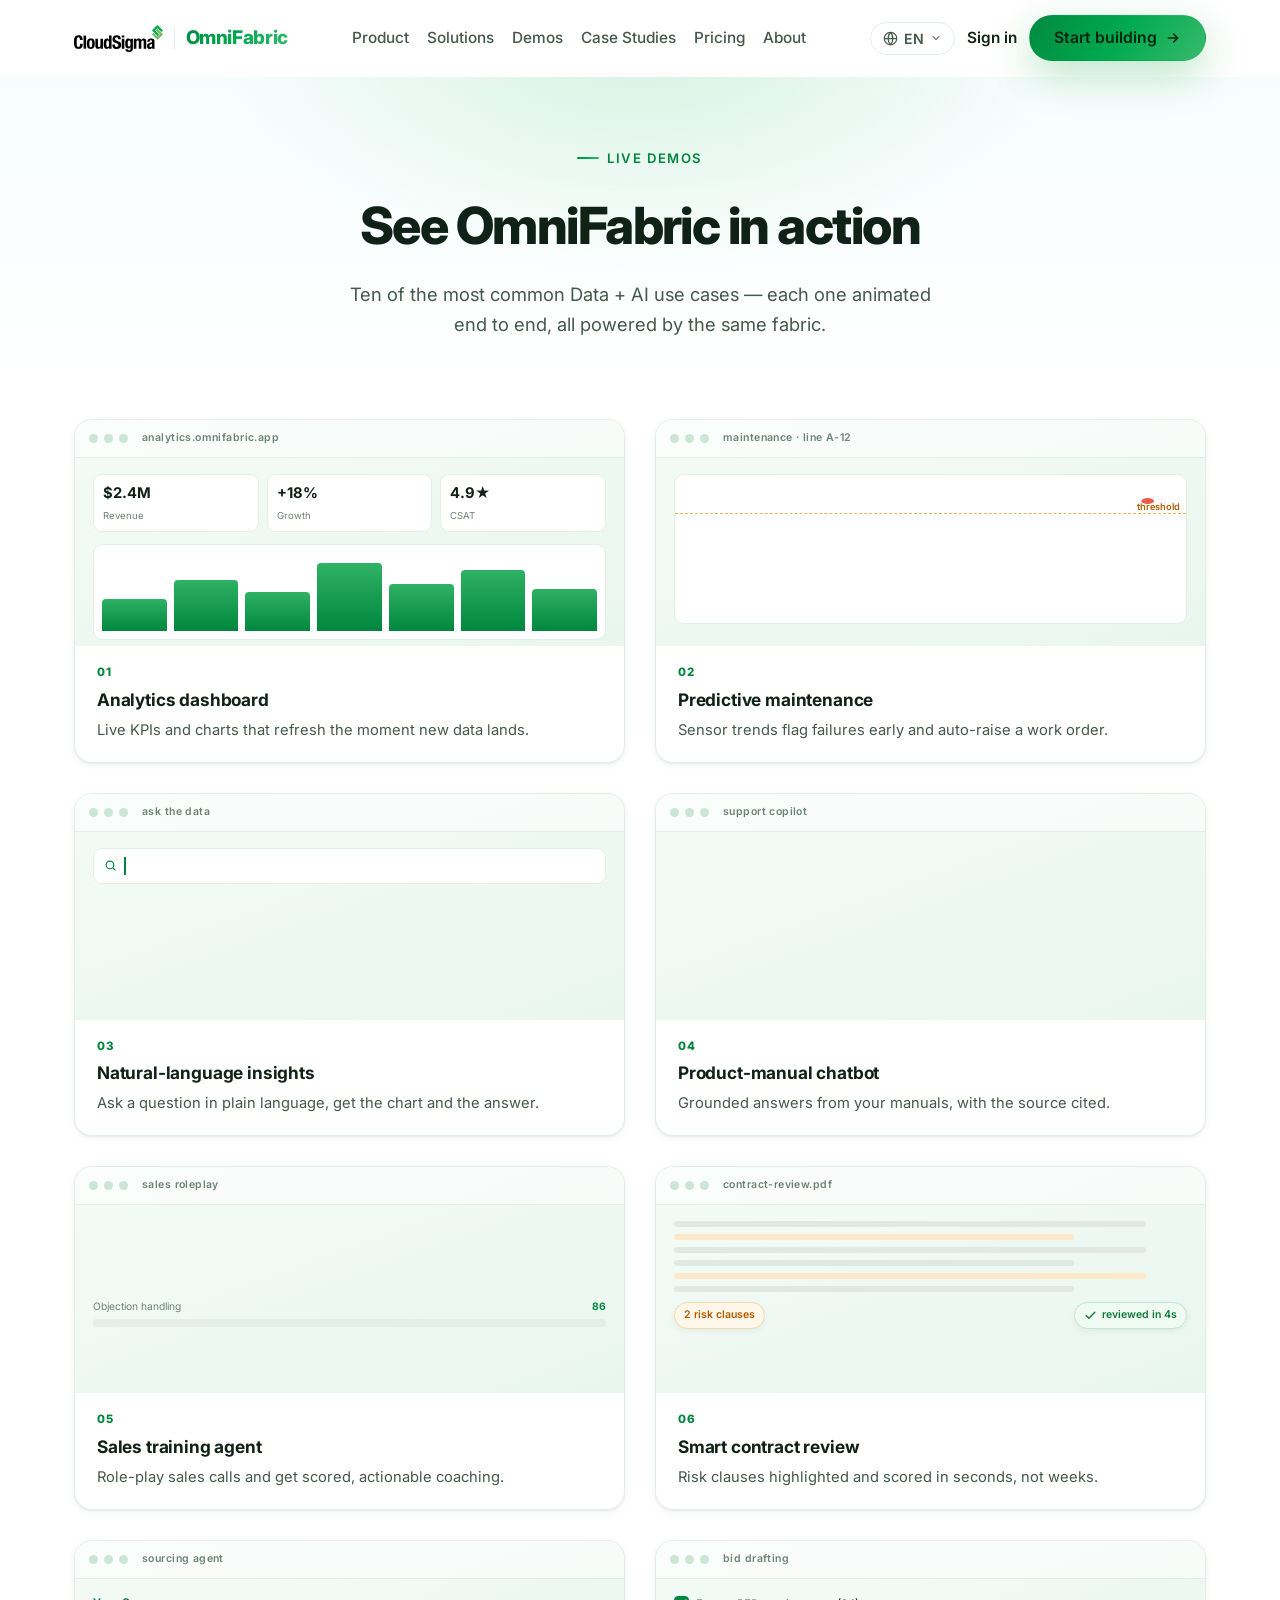
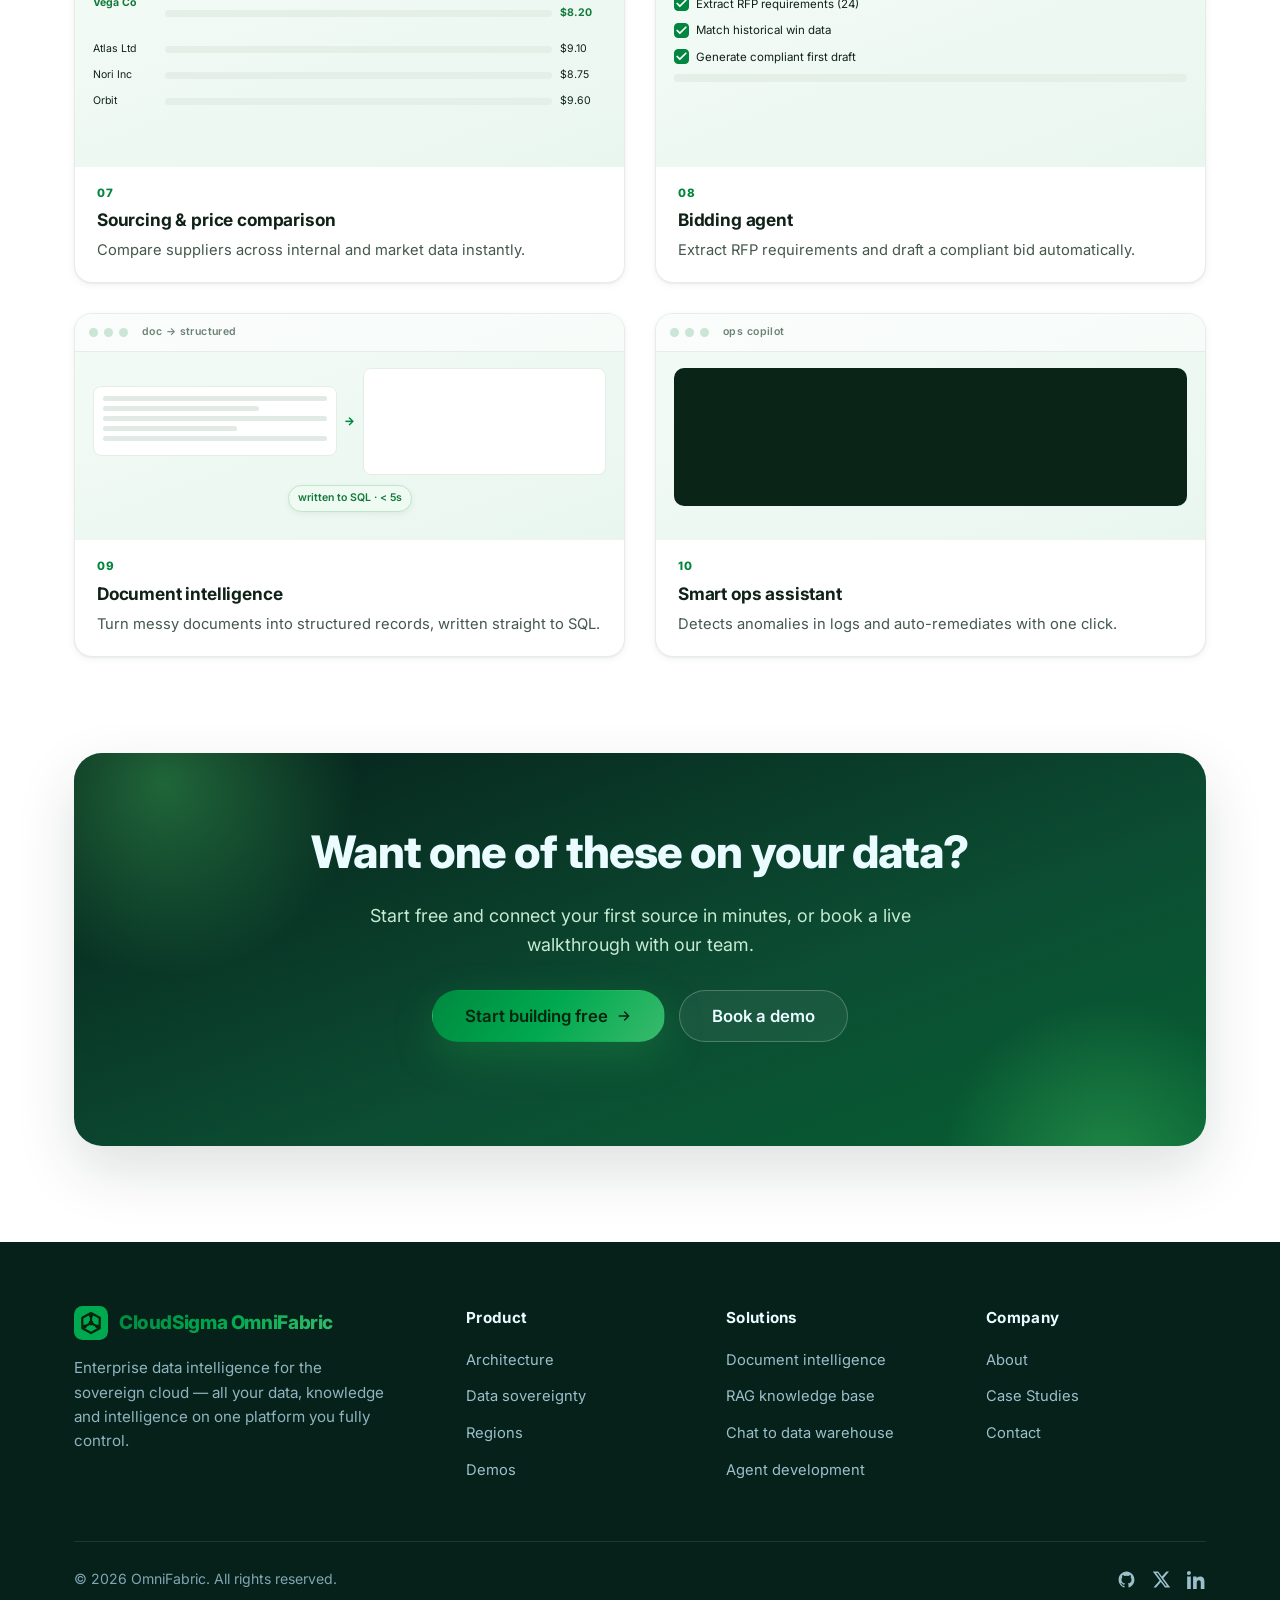
<file: demo.html>
<!DOCTYPE html>
<html lang="en">
<head>
  <meta charset="UTF-8" />
  <meta name="viewport" content="width=device-width, initial-scale=1.0" />
  <title>Demos — CloudSigma OmniFabric</title>
  <meta name="description" content="See OmniFabric in action — ten common Data + AI use cases, animated end to end: analytics dashboards, predictive maintenance, natural-language insights, copilots, contract review, sourcing, bidding, document intelligence and smart ops." />
  <link rel="preconnect" href="https://fonts.googleapis.com" />
  <link rel="preconnect" href="https://fonts.gstatic.com" crossorigin />
  <link href="https://fonts.googleapis.com/css2?family=Inter:wght@400;500;600;700;800&display=swap" rel="stylesheet" />
  <link rel="stylesheet" href="assets/css/styles.css?v=15" />
  <link rel="icon" href="data:image/svg+xml,%3Csvg xmlns='http://www.w3.org/2000/svg' viewBox='0 0 32 32'%3E%3Cdefs%3E%3ClinearGradient id='g' x1='0' y1='0' x2='1' y2='1'%3E%3Cstop offset='0' stop-color='%2300a94f'/%3E%3Cstop offset='1' stop-color='%232fb265'/%3E%3C/linearGradient%3E%3C/defs%3E%3Crect width='32' height='32' rx='8' fill='url(%23g)'/%3E%3Cpath d='M16 6.5L24.2 11L24.2 21L16 25.5L7.8 21L7.8 11Z' fill='none' stroke='%2306250f' stroke-width='2.1' stroke-linejoin='round'/%3E%3Cpath d='M16 16L16 9.2M16 16L10 19.4M16 16L22 19.4' fill='none' stroke='%2306250f' stroke-width='2.1' stroke-linecap='round'/%3E%3Ccircle cx='16' cy='16' r='2.3' fill='%2306250f'/%3E%3Ccircle cx='16' cy='9.2' r='1.9' fill='%2306250f'/%3E%3Ccircle cx='10' cy='19.4' r='1.9' fill='%2306250f'/%3E%3Ccircle cx='22' cy='19.4' r='1.9' fill='%2306250f'/%3E%3C/svg%3E" />
  <style>
  .demo-grid{display:grid;grid-template-columns:repeat(2,1fr);gap:30px}
  @media(max-width:820px){.demo-grid{grid-template-columns:1fr}}
  .demo-card{border:1px solid var(--line);border-radius:18px;overflow:hidden;background:#fff;box-shadow:var(--shadow-sm);transition:transform .2s ease,box-shadow .2s ease}
  .demo-card:hover{transform:translateY(-3px);box-shadow:var(--shadow-md)}
  .demo-screen{position:relative;height:226px;background:linear-gradient(160deg,#f4fbf7,#e9f6ef);overflow:hidden}
  .demo-tb{display:flex;gap:6px;align-items:center;padding:10px 14px;border-bottom:1px solid rgba(6,37,15,.07);background:rgba(255,255,255,.55)}
  .demo-tb i{width:9px;height:9px;border-radius:50%;background:#cbe5d6}
  .demo-tb span{margin-left:8px;font-size:.66rem;color:var(--muted);font-weight:600;letter-spacing:.04em}
  .demo-stage{position:absolute;inset:38px 0 0;padding:16px 18px;font-size:.72rem;color:var(--ink)}
  .demo-meta{padding:17px 22px 20px}
  .demo-meta .num{font-size:.72rem;font-weight:800;color:var(--teal-600);letter-spacing:.1em}
  .demo-meta h3{font-size:1.08rem;margin:.25rem 0 .35rem;letter-spacing:-.01em}
  .demo-meta p{font-size:.92rem;color:var(--slate);line-height:1.55;margin:0}
  .chip{display:inline-flex;align-items:center;gap:5px;background:#fff;border:1px solid var(--line);border-radius:999px;padding:4px 9px;font-weight:600;font-size:.66rem;color:var(--ink);box-shadow:0 2px 6px rgba(6,37,15,.06)}
  .chip.ok{color:#127a3a;border-color:#bfe6cb;background:#effbf2}
  .chip.warn{color:#b25c00;border-color:#f4d8a8;background:#fff7e9}
  .ck-s{width:13px;height:13px;flex:none}
  /* D1 dashboard */
  .d1-kpis{display:flex;gap:8px;margin-bottom:12px}
  .d1-kpi{flex:1;background:#fff;border:1px solid var(--line);border-radius:9px;padding:7px 9px}
  .d1-kpi b{display:block;font-size:.92rem;color:var(--ink)}
  .d1-kpi span{font-size:.6rem;color:var(--muted)}
  .d1-chart{display:flex;align-items:flex-end;gap:7px;height:96px;padding:8px;background:#fff;border:1px solid var(--line);border-radius:10px}
  .d1-chart i{flex:1;border-radius:4px 4px 0 0;background:linear-gradient(180deg,#2fb265,var(--teal-600));transform-origin:bottom;animation:d1bar 2.4s ease-in-out infinite alternate}
  .d1-chart i:nth-child(1){height:42%;animation-delay:0s}.d1-chart i:nth-child(2){height:66%;animation-delay:.2s}.d1-chart i:nth-child(3){height:50%;animation-delay:.4s}.d1-chart i:nth-child(4){height:88%;animation-delay:.6s}.d1-chart i:nth-child(5){height:60%;animation-delay:.8s}.d1-chart i:nth-child(6){height:78%;animation-delay:1s}.d1-chart i:nth-child(7){height:54%;animation-delay:1.2s}
  @keyframes d1bar{from{transform:scaleY(.4)}to{transform:scaleY(1)}}
  /* D2 predictive maintenance */
  .d2-wrap{position:relative;height:150px;background:#fff;border:1px solid var(--line);border-radius:10px;overflow:hidden}
  .d2-thr{position:absolute;left:0;right:0;top:38px;border-top:1.5px dashed #f0b35a}
  .d2-thr span{position:absolute;right:6px;top:-14px;font-size:.58rem;color:#b25c00;font-weight:600}
  .d2-line{stroke:var(--teal-600);stroke-width:2.4;fill:none;stroke-linecap:round;stroke-dasharray:240;stroke-dashoffset:240;animation:d2draw 5s ease-in-out infinite}
  @keyframes d2draw{0%{stroke-dashoffset:240}55%,100%{stroke-dashoffset:0}}
  .d2-dot{fill:#e85d4e;animation:d2pulse 5s ease-in-out infinite}
  @keyframes d2pulse{0%,55%{opacity:0;r:2}65%{opacity:1;r:4.5}80%{r:3}100%{opacity:1}}
  .d2-chip{position:absolute;bottom:8px;left:8px;opacity:0;animation:d2chip 5s ease-in-out infinite}
  @keyframes d2chip{0%,62%{opacity:0;transform:translateY(6px)}72%,100%{opacity:1;transform:none}}
  /* D3 NL insights */
  .d3-q{display:flex;align-items:center;gap:7px;background:#fff;border:1px solid var(--line);border-radius:9px;padding:8px 10px}
  .d3-q .mag{width:13px;height:13px;flex:none;color:var(--teal-600)}
  .d3-typed{white-space:nowrap;overflow:hidden;border-right:2px solid var(--teal-600);width:0;animation:d3type 5s steps(28) infinite}
  @keyframes d3type{0%{width:0}45%{width:14.5em}55%,100%{width:14.5em}}
  .d3-res{margin-top:10px;background:#fff;border:1px solid var(--line);border-radius:10px;padding:10px;opacity:0;animation:d3res 5s ease infinite}
  @keyframes d3res{0%,52%{opacity:0;transform:translateY(6px)}62%,100%{opacity:1;transform:none}}
  .d3-res b{color:var(--teal-600)}
  .d3-spark{display:block;margin-top:6px}
  /* D4 + D5 chat */
  .bub{max-width:80%;padding:7px 10px;border-radius:12px;margin-bottom:8px;line-height:1.35;opacity:0;animation:bubIn 6.5s ease infinite}
  .bub.u{margin-left:auto;background:var(--teal-600);color:#eafff2;border-bottom-right-radius:3px}
  .bub.b{background:#fff;border:1px solid var(--line);border-bottom-left-radius:3px}
  .bub.s{font-size:.62rem;color:var(--muted);padding:2px 0;animation:bubIn 6.5s ease infinite}
  @keyframes bubIn{0%{opacity:0;transform:translateY(8px)}6%{opacity:1;transform:none}94%{opacity:1}100%{opacity:0}}
  .b1{animation-delay:.1s}.b2{animation-delay:1.3s}.b3{animation-delay:2.6s}.b4{animation-delay:3.6s}
  .dots i{display:inline-block;width:5px;height:5px;border-radius:50%;background:#9bbfa9;margin-right:3px;animation:d4dot 1s infinite}
  .dots i:nth-child(2){animation-delay:.15s}.dots i:nth-child(3){animation-delay:.3s}
  @keyframes d4dot{0%,60%{opacity:.3}30%{opacity:1}}
  /* D5 meter */
  .d5-meter{height:8px;border-radius:5px;background:#e3efe7;margin-top:4px;overflow:hidden}
  .d5-meter b{display:block;height:100%;width:0;border-radius:5px;background:linear-gradient(90deg,#2fb265,var(--teal-600));animation:d5fill 6.5s ease infinite}
  @keyframes d5fill{0%,40%{width:8%}70%,100%{width:86%}}
  /* D6 contract */
  .doc-lines i{display:block;height:6px;border-radius:3px;background:#dfe8e2;margin-bottom:7px}
  .doc-lines i:nth-child(odd){width:92%}.doc-lines i:nth-child(even){width:78%}
  .doc-lines i.risk{position:relative;background:#fde8c8;animation:d6hl 5s ease infinite}
  .doc-lines i.r2{animation-delay:.8s}
  @keyframes d6hl{0%,15%{background:#dfe8e2}25%,100%{background:#fbdca6}}
  .d6-foot{display:flex;justify-content:space-between;align-items:center;margin-top:10px}
  /* D7 sourcing */
  .src-row{display:grid;grid-template-columns:64px 1fr 46px;align-items:center;gap:8px;margin-bottom:9px;font-size:.66rem}
  .src-row .bar{height:7px;border-radius:4px;background:#e3efe7;overflow:hidden}
  .src-row .bar b{display:block;height:100%;background:#bcd9c6;border-radius:4px;width:0;animation:d7bar 4.5s ease infinite}
  .src-row.best .bar b{background:linear-gradient(90deg,#2fb265,var(--teal-600))}
  .src-row:nth-child(1) .bar b{animation-delay:.1s;--w:92%}.src-row:nth-child(2) .bar b{animation-delay:.25s;--w:70%}.src-row:nth-child(3) .bar b{animation-delay:.4s;--w:84%}.src-row:nth-child(4) .bar b{animation-delay:.55s;--w:55%}
  @keyframes d7bar{0%{width:0}40%,100%{width:var(--w,70%)}}
  .src-row.best{font-weight:700;color:#127a3a}
  .src-row .best-tag{opacity:0;animation:d7best 4.5s ease infinite}
  @keyframes d7best{0%,55%{opacity:0}68%,100%{opacity:1}}
  /* D8 bidding checklist + progress */
  .chk{display:flex;align-items:center;gap:7px;margin-bottom:8px;opacity:.45}
  .chk .bx{width:15px;height:15px;border-radius:4px;border:1.5px solid #bcd2c4;display:flex;align-items:center;justify-content:center;color:#fff;flex:none}
  .chk.on{opacity:1;animation:d8on 5.5s ease infinite}
  .chk .bx svg{opacity:0}
  .chk.on .bx{background:var(--teal-600);border-color:var(--teal-600)}
  .chk.on .bx svg{opacity:1}
  .c1{animation-delay:.3s}.c2{animation-delay:1s}.c3{animation-delay:1.7s}
  @keyframes d8on{0%,8%{opacity:.45}18%,100%{opacity:1}}
  .d8-prog{height:8px;border-radius:5px;background:#e3efe7;margin-top:6px;overflow:hidden}
  .d8-prog b{display:block;height:100%;width:0;background:linear-gradient(90deg,#2fb265,var(--teal-600));animation:d8p 5.5s ease infinite}
  @keyframes d8p{0%{width:6%}60%,100%{width:100%}}
  /* D9 doc intelligence */
  .d9{display:grid;grid-template-columns:1fr 14px 1fr;align-items:center;gap:6px}
  .d9-doc{background:#fff;border:1px solid var(--line);border-radius:8px;padding:9px}
  .d9-doc i{display:block;height:5px;border-radius:3px;background:#e1eae4;margin-bottom:5px}
  .d9-doc i:nth-child(2){width:70%}.d9-doc i:nth-child(4){width:60%}
  .d9-tbl{background:#fff;border:1px solid var(--line);border-radius:8px;padding:7px 9px}
  .d9-tbl .kv{display:flex;justify-content:space-between;gap:6px;font-size:.62rem;padding:3px 0;border-bottom:1px dashed #eef3f0;opacity:0;animation:d9row 5s ease infinite}
  .d9-tbl .kv:last-child{border-bottom:none}
  .d9-tbl .kv b{color:var(--teal-700,#0f7a44)}
  .d9-tbl .kv:nth-child(1){animation-delay:.4s}.d9-tbl .kv:nth-child(2){animation-delay:1s}.d9-tbl .kv:nth-child(3){animation-delay:1.6s}.d9-tbl .kv:nth-child(4){animation-delay:2.2s}
  @keyframes d9row{0%,5%{opacity:0;transform:translateX(8px)}14%,100%{opacity:1;transform:none}}
  .d9-arrow{color:var(--teal-600);text-align:center;font-weight:800}
  /* D10 ops terminal */
  .term{background:#0a2417;border-radius:10px;padding:10px 12px;font-family:Consolas,monospace;font-size:.64rem;color:#bfeacb;height:138px;overflow:hidden}
  .term p{margin:0 0 5px;opacity:0;animation:d10ln 5.5s ease infinite;white-space:nowrap}
  .term .pre{color:#2fb265}
  .term .warn{color:#ffb567}.term .ok{color:#7af0a5}
  .term p:nth-child(1){animation-delay:.2s}.term p:nth-child(2){animation-delay:.8s}.term p:nth-child(3){animation-delay:1.5s}.term p:nth-child(4){animation-delay:2.6s}.term p:nth-child(5){animation-delay:3.4s}
  @keyframes d10ln{0%,4%{opacity:0}10%,100%{opacity:1}}

  /* ===== demo player ===== */
  .demo-screen{cursor:pointer}
  .dv-play-btn{position:absolute;inset:0;display:flex;align-items:center;justify-content:center;background:rgba(6,32,26,0);border:none;cursor:pointer;transition:background .2s;z-index:4}
  .demo-screen:hover .dv-play-btn{background:rgba(6,32,26,.16)}
  .dv-play-btn .pc{width:54px;height:54px;border-radius:50%;background:rgba(255,255,255,.94);box-shadow:var(--shadow-md);display:flex;align-items:center;justify-content:center;color:var(--teal-600);opacity:0;transform:scale(.82);transition:.2s}
  .demo-screen:hover .dv-play-btn .pc{opacity:1;transform:scale(1)}
  .dv-play-btn .pc svg{width:22px;height:22px;margin-left:3px}
  .dv-watch{display:inline-flex;align-items:center;gap:6px;margin-top:12px;font-size:.84rem;font-weight:600;color:var(--teal-600);cursor:pointer}
  .dv-watch svg{width:15px;height:15px}
  .dv-overlay{position:fixed;inset:0;z-index:300;background:rgba(6,28,20,.62);backdrop-filter:blur(6px);display:flex;align-items:center;justify-content:center;padding:24px;opacity:0;visibility:hidden;transition:opacity .25s,visibility .25s}
  .dv-overlay.open{opacity:1;visibility:visible}
  .dv-modal{width:100%;max-width:820px;background:#fff;border-radius:20px;overflow:hidden;box-shadow:var(--shadow-lg);transform:translateY(12px) scale(.985);transition:transform .25s}
  .dv-overlay.open .dv-modal{transform:none}
  .dv-mhead{display:flex;align-items:center;gap:12px;padding:17px 22px;border-bottom:1px solid var(--line)}
  .dv-mhead .num{font-size:.72rem;font-weight:800;color:var(--teal-600);letter-spacing:.1em}
  .dv-mhead h3{font-size:1.1rem;font-weight:800;letter-spacing:-.01em;flex:1;margin:0}
  .dv-x{background:none;border:none;cursor:pointer;color:var(--muted);padding:6px;border-radius:8px;display:flex}
  .dv-x:hover{background:var(--surface-2);color:var(--ink)}.dv-x svg{width:20px;height:20px}
  .dv-frame{margin:20px 22px 0;border:1px solid var(--line);border-radius:14px;overflow:hidden;background:linear-gradient(160deg,#f4fbf7,#e9f6ef)}
  .dv-fbar{display:flex;gap:6px;align-items:center;padding:11px 16px;border-bottom:1px solid rgba(6,37,15,.07);background:rgba(255,255,255,.6)}
  .dv-fbar i{width:10px;height:10px;border-radius:50%;background:#cbe5d6}
  .dv-fbar span{margin-left:10px;font-size:.72rem;color:var(--muted);font-weight:600}
  .dv-screen{position:relative;height:332px;overflow:hidden}
  .dv-play-area{position:absolute;inset:0;padding:26px 32px;zoom:1.5;font-size:.72rem;color:var(--ink)}
  .dv-prog{height:4px;background:var(--surface-3)}
  .dv-prog b{display:block;height:100%;width:0;background:var(--grad-teal)}
  .dv-prog.run b{animation:dvProg 13s linear forwards}
  @keyframes dvProg{to{width:100%}}
  .dv-caps{position:relative;height:30px;margin:16px 24px 0}
  .dv-caps .cap{position:absolute;inset:0;display:flex;align-items:center;gap:10px;font-size:.96rem;color:var(--ink);font-weight:500;opacity:0}
  .dv-caps .cap .st{flex:none;width:23px;height:23px;border-radius:50%;background:var(--teal-50);color:var(--teal-600);font-size:.72rem;font-weight:800;display:flex;align-items:center;justify-content:center}
  .dv-caps.run .cap{animation:dvCap 3.25s ease forwards}
  .dv-caps.run .cap:nth-child(2){animation-delay:3.25s}
  .dv-caps.run .cap:nth-child(3){animation-delay:6.5s}
  .dv-caps.run .cap:nth-child(4){animation-delay:9.75s;animation-name:dvCapLast}
  @keyframes dvCap{0%{opacity:0;transform:translateY(6px)}14%{opacity:1;transform:none}86%{opacity:1}100%{opacity:0;transform:translateY(-6px)}}
  @keyframes dvCapLast{0%{opacity:0;transform:translateY(6px)}14%,100%{opacity:1;transform:none}}
  .dv-foot{display:flex;align-items:center;justify-content:space-between;gap:12px;padding:18px 22px 22px}
  .dv-foot .btn{padding:11px 20px;font-size:.92rem}
  @media(max-width:560px){.dv-play-area{zoom:1;padding:16px}.dv-screen{height:250px}.dv-caps .cap{font-size:.86rem}}
  </style>
</head>
<body>

  <!-- ============ HEADER ============ -->
  <header class="header" id="header">
    <div class="container">
      <nav class="nav" id="nav">
        <a class="brand" href="index.html" aria-label="CloudSigma OmniFabric home">
          <img class="cs-logo" src="assets/img/cloudsigma-logo.svg?v=15" alt="CloudSigma" width="90" height="27" />
          <span class="brand-div" aria-hidden="true"></span>
          <span class="wordmark">OmniFabric</span>
        </a>

        <ul class="nav-links">
          <li><a href="product.html" data-i18n="nav.product">Product</a></li>
          <li><a href="solutions.html" data-i18n="nav.solutions">Solutions</a></li>
          <li><a href="demo.html" data-i18n="nav.demo">Demos</a></li>
          <li><a href="customers.html" data-i18n="nav.customers">Case Studies</a></li>
          <li><a href="pricing.html" data-i18n="nav.pricing">Pricing</a></li>
          <li><a href="about.html" data-i18n="nav.about">About</a></li>
        </ul>

        <div class="nav-actions">
          <div class="lang-select">
            <button class="lang-btn" data-lang-btn aria-haspopup="true" aria-expanded="false" aria-label="Language">
              <svg class="globe" viewBox="0 0 24 24" fill="none" stroke="currentColor" stroke-width="2"><circle cx="12" cy="12" r="10"/><path d="M2 12h20M12 2a15 15 0 0 1 0 20M12 2a15 15 0 0 0 0 20"/></svg>
              <span data-lang-current>EN</span>
              <svg class="chev" viewBox="0 0 24 24" fill="none" stroke="currentColor" stroke-width="2.5" stroke-linecap="round" stroke-linejoin="round"><path d="M6 9l6 6 6-6"/></svg>
            </button>
            <ul class="lang-menu" data-lang-menu>
              <li><button data-set-lang="en">English</button></li>
              <li><button data-set-lang="zh">中文</button></li>
              <li><button data-set-lang="fr">Français</button></li>
              <li><button data-set-lang="es">Español</button></li>
              <li><button data-set-lang="ar">العربية</button></li>
              <li><button data-set-lang="id">Bahasa Indonesia</button></li>
            </ul>
          </div>
          <a href="#" class="signin" data-auth-action="login" data-i18n="nav.signin">Sign in</a>
          <a href="#" class="btn btn-primary" data-auth-action="register"><span data-i18n="nav.cta">Start building</span>
            <svg viewBox="0 0 24 24" fill="none" stroke="currentColor" stroke-width="2.2" stroke-linecap="round" stroke-linejoin="round"><path d="M5 12h14M13 6l6 6-6 6"/></svg>
          </a>
          <button class="nav-toggle" id="navToggle" aria-label="Toggle menu">
            <svg viewBox="0 0 24 24" fill="none" stroke="currentColor" stroke-width="2.2" stroke-linecap="round"><path d="M4 7h16M4 12h16M4 17h16"/></svg>
          </button>
        </div>
      </nav>
    </div>
  </header>

  <main>
    <!-- ============ SUB HERO ============ -->
    <section class="subhero">
      <div class="container">
        <span class="eyebrow center" style="display:inline-flex;" data-i18n="demo.eb">Live demos</span>
        <h1 data-i18n="demo.h">See OmniFabric in action</h1>
        <p data-i18n="demo.p">Ten of the most common Data + AI use cases — each one animated end to end, all powered by the same fabric.</p>
      </div>
    </section>

    <!-- ============ DEMO GRID ============ -->
    <section class="section" style="padding-top:24px;">
      <div class="container">
        <div class="demo-grid">

          <!-- 1 Analytics dashboard -->
          <article class="demo-card reveal" data-demo="dash">
            <div class="demo-screen"><button class="dv-play-btn" aria-label="Play demo" data-demo="dash"><span class="pc"><svg viewBox="0 0 24 24" fill="currentColor"><path d="M8 5v14l11-7z"/></svg></span></button><div class="demo-tb"><i></i><i></i><i></i><span>analytics.omnifabric.app</span></div>
              <div class="demo-stage">
                <div class="d1-kpis"><div class="d1-kpi"><b>$2.4M</b><span>Revenue</span></div><div class="d1-kpi"><b>+18%</b><span>Growth</span></div><div class="d1-kpi"><b>4.9★</b><span>CSAT</span></div></div>
                <div class="d1-chart"><i></i><i></i><i></i><i></i><i></i><i></i><i></i></div>
              </div></div>
            <div class="demo-meta"><div class="num">01</div><h3 data-i18n="demo.c1.t">Analytics dashboard</h3><p data-i18n="demo.c1.d">Live KPIs and charts that refresh the moment new data lands.</p></div>
          </article>

          <!-- 2 Predictive maintenance -->
          <article class="demo-card reveal" data-demo="maint">
            <div class="demo-screen"><button class="dv-play-btn" aria-label="Play demo" data-demo="maint"><span class="pc"><svg viewBox="0 0 24 24" fill="currentColor"><path d="M8 5v14l11-7z"/></svg></span></button><div class="demo-tb"><i></i><i></i><i></i><span>maintenance · line A-12</span></div>
              <div class="demo-stage">
                <div class="d2-wrap">
                  <div class="d2-thr"><span>threshold</span></div>
                  <svg viewBox="0 0 240 150" width="100%" height="150" preserveAspectRatio="none">
                    <polyline class="d2-line" points="6,120 40,112 74,108 108,96 140,82 168,60 196,40 222,26"/>
                    <circle class="d2-dot" cx="222" cy="26" r="3"/>
                  </svg>
                  <span class="d2-chip chip warn"><svg class="ck-s" viewBox="0 0 24 24" fill="none" stroke="currentColor" stroke-width="2.4"><path d="M12 9v4m0 4h.01M10.3 3.9 1.8 18a2 2 0 0 0 1.7 3h17a2 2 0 0 0 1.7-3L13.7 3.9a2 2 0 0 0-3.4 0z"/></svg> Bearing wear · work order raised</span>
                </div>
              </div></div>
            <div class="demo-meta"><div class="num">02</div><h3 data-i18n="demo.c2.t">Predictive maintenance</h3><p data-i18n="demo.c2.d">Sensor trends flag failures early and auto-raise a work order.</p></div>
          </article>

          <!-- 3 NL insights -->
          <article class="demo-card reveal" data-demo="nlq">
            <div class="demo-screen"><button class="dv-play-btn" aria-label="Play demo" data-demo="nlq"><span class="pc"><svg viewBox="0 0 24 24" fill="currentColor"><path d="M8 5v14l11-7z"/></svg></span></button><div class="demo-tb"><i></i><i></i><i></i><span>ask the data</span></div>
              <div class="demo-stage">
                <div class="d3-q"><svg class="mag" viewBox="0 0 24 24" fill="none" stroke="currentColor" stroke-width="2.2"><circle cx="11" cy="11" r="7"/><path d="m21 21-4.3-4.3"/></svg><span class="d3-typed">Why did Q3 revenue dip in EMEA?</span></div>
                <div class="d3-res">EMEA dipped <b>-7%</b> — driven by a delayed renewal cohort. <svg class="d3-spark" width="170" height="34" viewBox="0 0 170 34"><polyline points="0,10 30,8 60,22 90,26 120,18 150,8 168,4" fill="none" stroke="#00a94f" stroke-width="2.2" stroke-linecap="round"/></svg></div>
              </div></div>
            <div class="demo-meta"><div class="num">03</div><h3 data-i18n="demo.c3.t">Natural-language insights</h3><p data-i18n="demo.c3.d">Ask a question in plain language, get the chart and the answer.</p></div>
          </article>

          <!-- 4 Product manual chatbot -->
          <article class="demo-card reveal" data-demo="chat">
            <div class="demo-screen"><button class="dv-play-btn" aria-label="Play demo" data-demo="chat"><span class="pc"><svg viewBox="0 0 24 24" fill="currentColor"><path d="M8 5v14l11-7z"/></svg></span></button><div class="demo-tb"><i></i><i></i><i></i><span>support copilot</span></div>
              <div class="demo-stage">
                <div class="bub u b1">How do I reset the X200 controller?</div>
                <div class="bub b b2"><span class="dots"><i></i><i></i><i></i></span></div>
                <div class="bub b b3">Hold <b>Power</b> for 10s until the LED blinks twice, then release.</div>
                <div class="bub s b4">▸ source: X200-manual.pdf · p.42</div>
              </div></div>
            <div class="demo-meta"><div class="num">04</div><h3 data-i18n="demo.c4.t">Product-manual chatbot</h3><p data-i18n="demo.c4.d">Grounded answers from your manuals, with the source cited.</p></div>
          </article>

          <!-- 5 Sales training agent -->
          <article class="demo-card reveal" data-demo="train">
            <div class="demo-screen"><button class="dv-play-btn" aria-label="Play demo" data-demo="train"><span class="pc"><svg viewBox="0 0 24 24" fill="currentColor"><path d="M8 5v14l11-7z"/></svg></span></button><div class="demo-tb"><i></i><i></i><i></i><span>sales roleplay</span></div>
              <div class="demo-stage">
                <div class="bub u b1">"It's too expensive for us right now."</div>
                <div class="bub b b3">Good redirect to value. Try anchoring on ROI before price.</div>
                <div style="margin-top:4px"><div style="display:flex;justify-content:space-between;font-size:.64rem;color:var(--muted)"><span>Objection handling</span><b style="color:var(--teal-600)">86</b></div><div class="d5-meter"><b></b></div></div>
              </div></div>
            <div class="demo-meta"><div class="num">05</div><h3 data-i18n="demo.c5.t">Sales training agent</h3><p data-i18n="demo.c5.d">Role-play sales calls and get scored, actionable coaching.</p></div>
          </article>

          <!-- 6 Smart contract review -->
          <article class="demo-card reveal" data-demo="contract">
            <div class="demo-screen"><button class="dv-play-btn" aria-label="Play demo" data-demo="contract"><span class="pc"><svg viewBox="0 0 24 24" fill="currentColor"><path d="M8 5v14l11-7z"/></svg></span></button><div class="demo-tb"><i></i><i></i><i></i><span>contract-review.pdf</span></div>
              <div class="demo-stage">
                <div class="doc-lines"><i></i><i class="risk"></i><i></i><i></i><i class="risk r2"></i><i></i></div>
                <div class="d6-foot"><span class="chip warn">2 risk clauses</span><span class="chip ok"><svg class="ck-s" viewBox="0 0 24 24" fill="none" stroke="currentColor" stroke-width="2.6" stroke-linecap="round" stroke-linejoin="round"><path d="M20 6 9 17l-5-5"/></svg> reviewed in 4s</span></div>
              </div></div>
            <div class="demo-meta"><div class="num">06</div><h3 data-i18n="demo.c6.t">Smart contract review</h3><p data-i18n="demo.c6.d">Risk clauses highlighted and scored in seconds, not weeks.</p></div>
          </article>

          <!-- 7 Sourcing & price comparison -->
          <article class="demo-card reveal" data-demo="source">
            <div class="demo-screen"><button class="dv-play-btn" aria-label="Play demo" data-demo="source"><span class="pc"><svg viewBox="0 0 24 24" fill="currentColor"><path d="M8 5v14l11-7z"/></svg></span></button><div class="demo-tb"><i></i><i></i><i></i><span>sourcing agent</span></div>
              <div class="demo-stage">
                <div class="src-row best"><span>Vega&nbsp;Co <span class="best-tag chip ok" style="padding:1px 6px">best</span></span><span class="bar"><b></b></span><span>$8.20</span></div>
                <div class="src-row"><span>Atlas&nbsp;Ltd</span><span class="bar"><b></b></span><span>$9.10</span></div>
                <div class="src-row"><span>Nori&nbsp;Inc</span><span class="bar"><b></b></span><span>$8.75</span></div>
                <div class="src-row"><span>Orbit</span><span class="bar"><b></b></span><span>$9.60</span></div>
              </div></div>
            <div class="demo-meta"><div class="num">07</div><h3 data-i18n="demo.c7.t">Sourcing &amp; price comparison</h3><p data-i18n="demo.c7.d">Compare suppliers across internal and market data instantly.</p></div>
          </article>

          <!-- 8 Bidding agent -->
          <article class="demo-card reveal" data-demo="bid">
            <div class="demo-screen"><button class="dv-play-btn" aria-label="Play demo" data-demo="bid"><span class="pc"><svg viewBox="0 0 24 24" fill="currentColor"><path d="M8 5v14l11-7z"/></svg></span></button><div class="demo-tb"><i></i><i></i><i></i><span>bid drafting</span></div>
              <div class="demo-stage">
                <div class="chk on c1"><span class="bx"><svg viewBox="0 0 24 24" fill="none" stroke="currentColor" stroke-width="3.2" stroke-linecap="round" stroke-linejoin="round"><path d="M20 6 9 17l-5-5"/></svg></span><span>Extract RFP requirements (24)</span></div>
                <div class="chk on c2"><span class="bx"><svg viewBox="0 0 24 24" fill="none" stroke="currentColor" stroke-width="3.2" stroke-linecap="round" stroke-linejoin="round"><path d="M20 6 9 17l-5-5"/></svg></span><span>Match historical win data</span></div>
                <div class="chk on c3"><span class="bx"><svg viewBox="0 0 24 24" fill="none" stroke="currentColor" stroke-width="3.2" stroke-linecap="round" stroke-linejoin="round"><path d="M20 6 9 17l-5-5"/></svg></span><span>Generate compliant first draft</span></div>
                <div class="d8-prog"><b></b></div>
              </div></div>
            <div class="demo-meta"><div class="num">08</div><h3 data-i18n="demo.c8.t">Bidding agent</h3><p data-i18n="demo.c8.d">Extract RFP requirements and draft a compliant bid automatically.</p></div>
          </article>

          <!-- 9 Document intelligence -->
          <article class="demo-card reveal" data-demo="docai">
            <div class="demo-screen"><button class="dv-play-btn" aria-label="Play demo" data-demo="docai"><span class="pc"><svg viewBox="0 0 24 24" fill="currentColor"><path d="M8 5v14l11-7z"/></svg></span></button><div class="demo-tb"><i></i><i></i><i></i><span>doc → structured</span></div>
              <div class="demo-stage">
                <div class="d9">
                  <div class="d9-doc"><i></i><i></i><i></i><i></i><i></i></div>
                  <div class="d9-arrow">→</div>
                  <div class="d9-tbl"><div class="kv"><span>Invoice #</span><b>INV-7741</b></div><div class="kv"><span>Date</span><b>2026-05-30</b></div><div class="kv"><span>Amount</span><b>$12,480</b></div><div class="kv"><span>Vendor</span><b>Vega Co</b></div></div>
                </div>
                <div style="text-align:center;margin-top:10px"><span class="chip ok">written to SQL · &lt; 5s</span></div>
              </div></div>
            <div class="demo-meta"><div class="num">09</div><h3 data-i18n="demo.c9.t">Document intelligence</h3><p data-i18n="demo.c9.d">Turn messy documents into structured records, written straight to SQL.</p></div>
          </article>

          <!-- 10 Smart ops assistant -->
          <article class="demo-card reveal" data-demo="ops">
            <div class="demo-screen"><button class="dv-play-btn" aria-label="Play demo" data-demo="ops"><span class="pc"><svg viewBox="0 0 24 24" fill="currentColor"><path d="M8 5v14l11-7z"/></svg></span></button><div class="demo-tb"><i></i><i></i><i></i><span>ops copilot</span></div>
              <div class="demo-stage">
                <div class="term">
                  <p><span class="pre">$</span> watch cluster-prod</p>
                  <p>api-gateway … <span class="ok">ok</span></p>
                  <p class="warn">⚠ cpu spike on node-7 (96%)</p>
                  <p>↳ agent: scaling out +2 replicas…</p>
                  <p class="ok">✓ resolved · latency back to normal</p>
                </div>
              </div></div>
            <div class="demo-meta"><div class="num">10</div><h3 data-i18n="demo.c10.t">Smart ops assistant</h3><p data-i18n="demo.c10.d">Detects anomalies in logs and auto-remediates with one click.</p></div>
          </article>

        </div>
      </div>
    </section>

    <!-- ============ CTA ============ -->
    <section class="cta-band" id="get-started">
      <div class="container">
        <div class="cta-inner reveal">
          <h2 data-i18n="demo.cta.t">Want one of these on your data?</h2>
          <p data-i18n="demo.cta.d">Start free and connect your first source in minutes, or book a live walkthrough with our team.</p>
          <div class="hero-cta">
            <a href="#" class="btn btn-primary btn-lg" data-auth-action="register"><span data-i18n="cta.b1">Start building free</span>
              <svg viewBox="0 0 24 24" fill="none" stroke="currentColor" stroke-width="2.2" stroke-linecap="round" stroke-linejoin="round"><path d="M5 12h14M13 6l6 6-6 6"/></svg>
            </a>
            <a href="https://calendly.com/tan-dovan/30min" target="_blank" rel="noopener" class="btn btn-ghost btn-lg" data-i18n="cta.b2">Book a demo</a>
          </div>
        </div>
      </div>
    </section>
  </main>

  <!-- ============ DEMO PLAYER ============ -->
  <div class="dv-overlay" id="dvOverlay" role="dialog" aria-modal="true">
    <div class="dv-modal">
      <div class="dv-mhead"><span class="num" id="dvNum">01</span><h3 id="dvTitle">Demo</h3>
        <button class="dv-x" id="dvClose" aria-label="Close"><svg viewBox="0 0 24 24" fill="none" stroke="currentColor" stroke-width="2.2" stroke-linecap="round"><path d="M6 6l12 12M18 6 6 18"/></svg></button></div>
      <div class="dv-frame">
        <div class="dv-fbar"><i></i><i></i><i></i><span id="dvUrl">omnifabric.app</span></div>
        <div class="dv-screen"><div class="dv-play-area" id="dvPlay"></div></div>
        <div class="dv-prog" id="dvProg"><b></b></div>
      </div>
      <div class="dv-caps" id="dvCaps"></div>
      <div class="dv-foot">
        <button class="btn btn-outline" id="dvReplay"><svg viewBox="0 0 24 24" fill="none" stroke="currentColor" stroke-width="2.2" stroke-linecap="round" stroke-linejoin="round"><path d="M3 12a9 9 0 1 0 3-6.7L3 8"/><path d="M3 3v5h5"/></svg> <span data-i18n="dv.replay">Replay</span></button>
        <a href="#" class="btn btn-primary" data-auth-action="register"><span data-i18n="p.hero.cta1">Try it free</span> <svg viewBox="0 0 24 24" fill="none" stroke="currentColor" stroke-width="2.2" stroke-linecap="round" stroke-linejoin="round"><path d="M5 12h14M13 6l6 6-6 6"/></svg></a>
      </div>
    </div>
  </div>

  <!-- ============ FOOTER ============ -->
  <footer class="footer">
    <div class="container">
      <div class="footer-grid">
        <div class="footer-about">
          <a class="brand" href="index.html">
            <svg class="logo-mark" viewBox="0 0 32 32" aria-hidden="true">
              <rect width="32" height="32" rx="8" fill="#00a94f"/>
              <path d="M16 6.5L24.2 11L24.2 21L16 25.5L7.8 21L7.8 11Z" fill="none" stroke="#06250f" stroke-width="2.1" stroke-linejoin="round" stroke-linecap="round"/><path d="M16 16L16 9.2M16 16L10 19.4M16 16L22 19.4" fill="none" stroke="#06250f" stroke-width="2.1" stroke-linecap="round"/><circle cx="16" cy="16" r="2.3" fill="#06250f"/><circle cx="16" cy="9.2" r="1.9" fill="#06250f"/><circle cx="10" cy="19.4" r="1.9" fill="#06250f"/><circle cx="22" cy="19.4" r="1.9" fill="#06250f"/>
            </svg>
            <span class="wordmark">CloudSigma OmniFabric</span>
          </a>
          <p data-i18n="footer.about">Enterprise data intelligence for the sovereign cloud — all your data, knowledge and intelligence on one platform you fully control.</p>
        </div>
        <div>
          <h5 data-i18n="nav.product">Product</h5>
          <ul>
            <li><a href="product.html#architecture" data-i18n="footer.pf1">Architecture</a></li>
            <li><a href="product.html#sovereignty" data-i18n="sov.h.eb">Data sovereignty</a></li>
            <li><a href="product.html#regions" data-i18n="nav.regions">Regions</a></li>
            <li><a href="demo.html" data-i18n="nav.demo">Demos</a></li>
          </ul>
        </div>
        <div>
          <h5 data-i18n="footer.solutions">Solutions</h5>
          <ul>
            <li><a href="solutions.html#scenarios" data-i18n="footer.sf1">Document intelligence</a></li>
            <li><a href="solutions.html#scenarios" data-i18n="footer.sf2">RAG knowledge base</a></li>
            <li><a href="solutions.html#scenarios" data-i18n="footer.sf3">Chat to data warehouse</a></li>
            <li><a href="solutions.html#scenarios" data-i18n="footer.sf4">Agent development</a></li>
          </ul>
        </div>
        <div>
          <h5 data-i18n="footer.company">Company</h5>
          <ul>
            <li><a href="about.html" data-i18n="footer.cf1">About</a></li>
            <li><a href="customers.html" data-i18n="nav.customers">Case Studies</a></li>
            <li><a href="https://calendly.com/tan-dovan/30min" target="_blank" rel="noopener" data-i18n="footer.cf4">Contact</a></li>
          </ul>
        </div>
      </div>
      <div class="footer-bottom">
        <span data-i18n="footer.copyright">© 2026 OmniFabric. All rights reserved.</span>
        <div class="social">
          <a href="#" aria-label="GitHub"><svg viewBox="0 0 24 24" fill="currentColor"><path d="M12 2C6.5 2 2 6.6 2 12.3c0 4.5 2.9 8.4 6.8 9.8.5.1.7-.2.7-.5v-1.7c-2.8.6-3.4-1.4-3.4-1.4-.5-1.2-1.1-1.5-1.1-1.5-.9-.6.1-.6.1-.6 1 .1 1.5 1 1.5 1 .9 1.6 2.4 1.1 3 .9.1-.7.4-1.1.6-1.4-2.2-.3-4.5-1.1-4.5-5 0-1.1.4-2 1-2.7-.1-.3-.4-1.3.1-2.7 0 0 .8-.3 2.7 1a9.3 9.3 0 0 1 5 0c1.9-1.3 2.7-1 2.7-1 .5 1.4.2 2.4.1 2.7.6.7 1 1.6 1 2.7 0 3.9-2.3 4.7-4.5 5 .4.3.7.9.7 1.9v2.8c0 .3.2.6.7.5 3.9-1.4 6.8-5.3 6.8-9.8C22 6.6 17.5 2 12 2Z"/></svg></a>
          <a href="#" aria-label="X"><svg viewBox="0 0 24 24" fill="currentColor"><path d="M18.2 2h3.3l-7.2 8.3L23 22h-6.6l-5.2-6.8L5.2 22H1.9l7.7-8.8L1 2h6.8l4.7 6.2L18.2 2Zm-1.2 18h1.8L7.1 3.9H5.2L17 20Z"/></svg></a>
          <a href="#" aria-label="LinkedIn"><svg viewBox="0 0 24 24" fill="currentColor"><path d="M4.98 3.5A2.5 2.5 0 1 1 0 3.5a2.5 2.5 0 0 1 4.98 0ZM.2 8.2h4.6V24H.2V8.2Zm7.5 0h4.4v2.2h.1c.6-1.1 2.1-2.3 4.3-2.3 4.6 0 5.5 3 5.5 6.9V24h-4.6v-7.1c0-1.7 0-3.9-2.4-3.9s-2.7 1.8-2.7 3.7V24H7.7V8.2Z"/></svg></a>
        </div>
      </div>
    </div>
  </footer>

  <script>/* TEMP bridge: route auth CTAs to the static sign-in page until the
     CloudSigma SSO broker is deployed. Remove (or repoint to /auth/cloudsigma/*)
     once the broker service is live. */
  window.OMNIFABRIC_AUTH_CONFIG = { loginUrl: "auth.html", registerUrl: "auth.html" };</script>
  <script src="assets/js/i18n.js?v=15"></script>
  <script src="assets/js/auth.js"></script>
  <script src="assets/js/main.js?v=15"></script>
  <script>
  (function(){
    var KEYS=['dash','maint','nlq','chat','train','contract','source','bid','docai','ops'];
    var CAPS={
      dash:['dv.dash.1','dv.dash.2','dv.dash.3','dv.dash.4'],
      maint:['dv.maint.1','dv.maint.2','dv.maint.3','dv.maint.4'],
      nlq:['dv.nlq.1','dv.nlq.2','dv.nlq.3','dv.nlq.4'],
      chat:['dv.chat.1','dv.chat.2','dv.chat.3','dv.chat.4'],
      train:['dv.train.1','dv.train.2','dv.train.3','dv.train.4'],
      contract:['dv.contract.1','dv.contract.2','dv.contract.3','dv.contract.4'],
      source:['dv.source.1','dv.source.2','dv.source.3','dv.source.4'],
      bid:['dv.bid.1','dv.bid.2','dv.bid.3','dv.bid.4'],
      docai:['dv.docai.1','dv.docai.2','dv.docai.3','dv.docai.4'],
      ops:['dv.ops.1','dv.ops.2','dv.ops.3','dv.ops.4']
    };
    var ov=document.getElementById('dvOverlay'), play=document.getElementById('dvPlay'),
        caps=document.getElementById('dvCaps'), prog=document.getElementById('dvProg'),
        titleEl=document.getElementById('dvTitle'), numEl=document.getElementById('dvNum'), urlEl=document.getElementById('dvUrl');
    function t(k){ return (window.ofT?window.ofT(k):k); }
    function pad(n){ n=String(n); return n.length<2?'0'+n:n; }
    function build(key){
      var card=document.querySelector('.demo-card[data-demo="'+key+'"]'); if(!card) return;
      ov.dataset.cur=key;
      numEl.textContent=pad(KEYS.indexOf(key)+1);
      var h=card.querySelector('h3'); titleEl.textContent=h?h.textContent:'Demo';
      var u=card.querySelector('.demo-tb span'); urlEl.textContent=u?u.textContent:'omnifabric.app';
      var stage=card.querySelector('.demo-stage'); play.innerHTML=stage?stage.innerHTML:'';
      caps.innerHTML='';
      (CAPS[key]||[]).forEach(function(k,i){
        var c=document.createElement('div'); c.className='cap';
        var st=document.createElement('span'); st.className='st'; st.textContent=i+1;
        var tx=document.createElement('span'); tx.textContent=t(k);
        c.appendChild(st); c.appendChild(tx); caps.appendChild(c);
      });
      prog.classList.remove('run'); caps.classList.remove('run'); void caps.offsetWidth;
      prog.classList.add('run'); caps.classList.add('run');
    }
    function open(key){ build(key); ov.classList.add('open'); document.body.style.overflow='hidden'; }
    function close(){ ov.classList.remove('open'); document.body.style.overflow=''; setTimeout(function(){play.innerHTML='';},250); }
    document.querySelectorAll('.dv-play-btn').forEach(function(b){ b.addEventListener('click',function(e){ e.preventDefault(); open(b.dataset.demo); }); });
    document.getElementById('dvClose').addEventListener('click',close);
    document.getElementById('dvReplay').addEventListener('click',function(){ build(ov.dataset.cur); });
    ov.addEventListener('click',function(e){ if(e.target===ov) close(); });
    document.addEventListener('keydown',function(e){ if(e.key==='Escape' && ov.classList.contains('open')) close(); });
    // deep link: #play=KEY
    function fromHash(){ var m=(location.hash||'').match(/play=([a-z]+)/); if(m && CAPS[m[1]]) open(m[1]); }
    window.addEventListener('load',fromHash); window.addEventListener('hashchange',fromHash);
  })();
  </script>
</body>
</html>
</file>
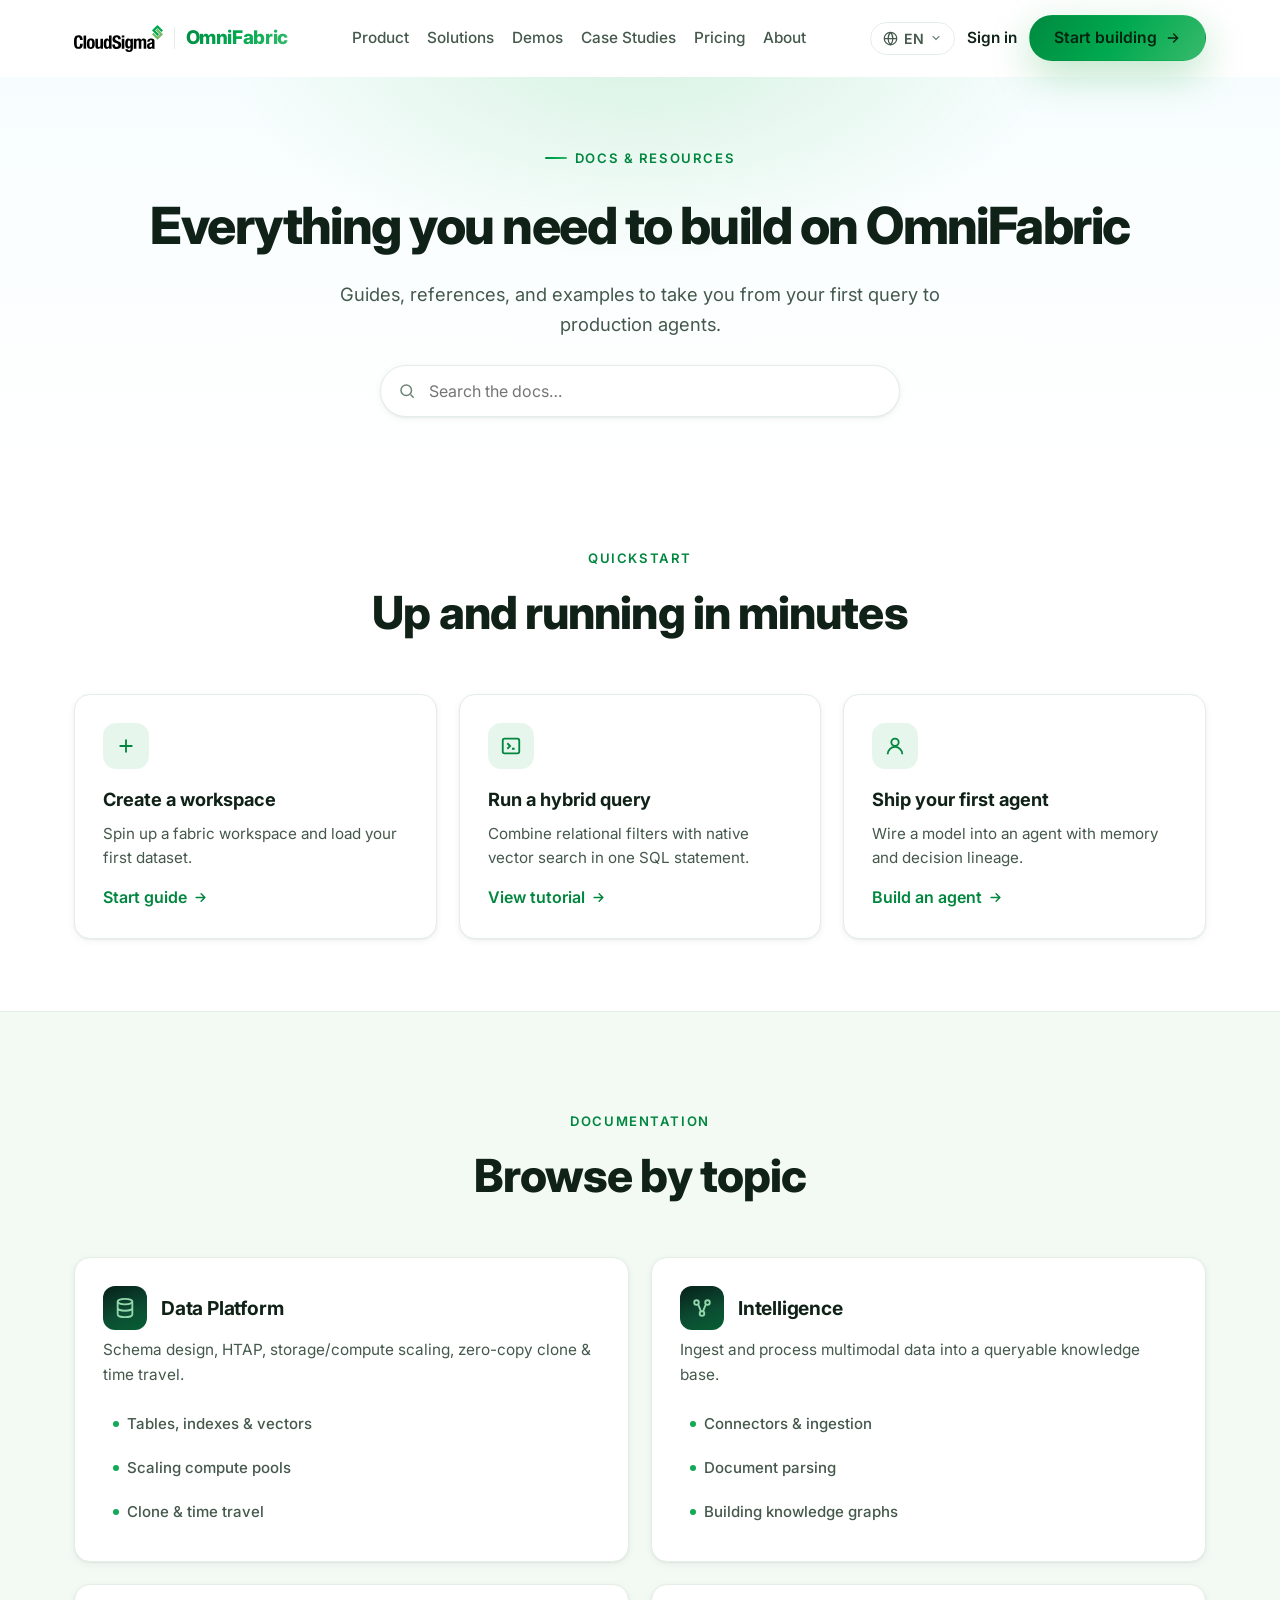
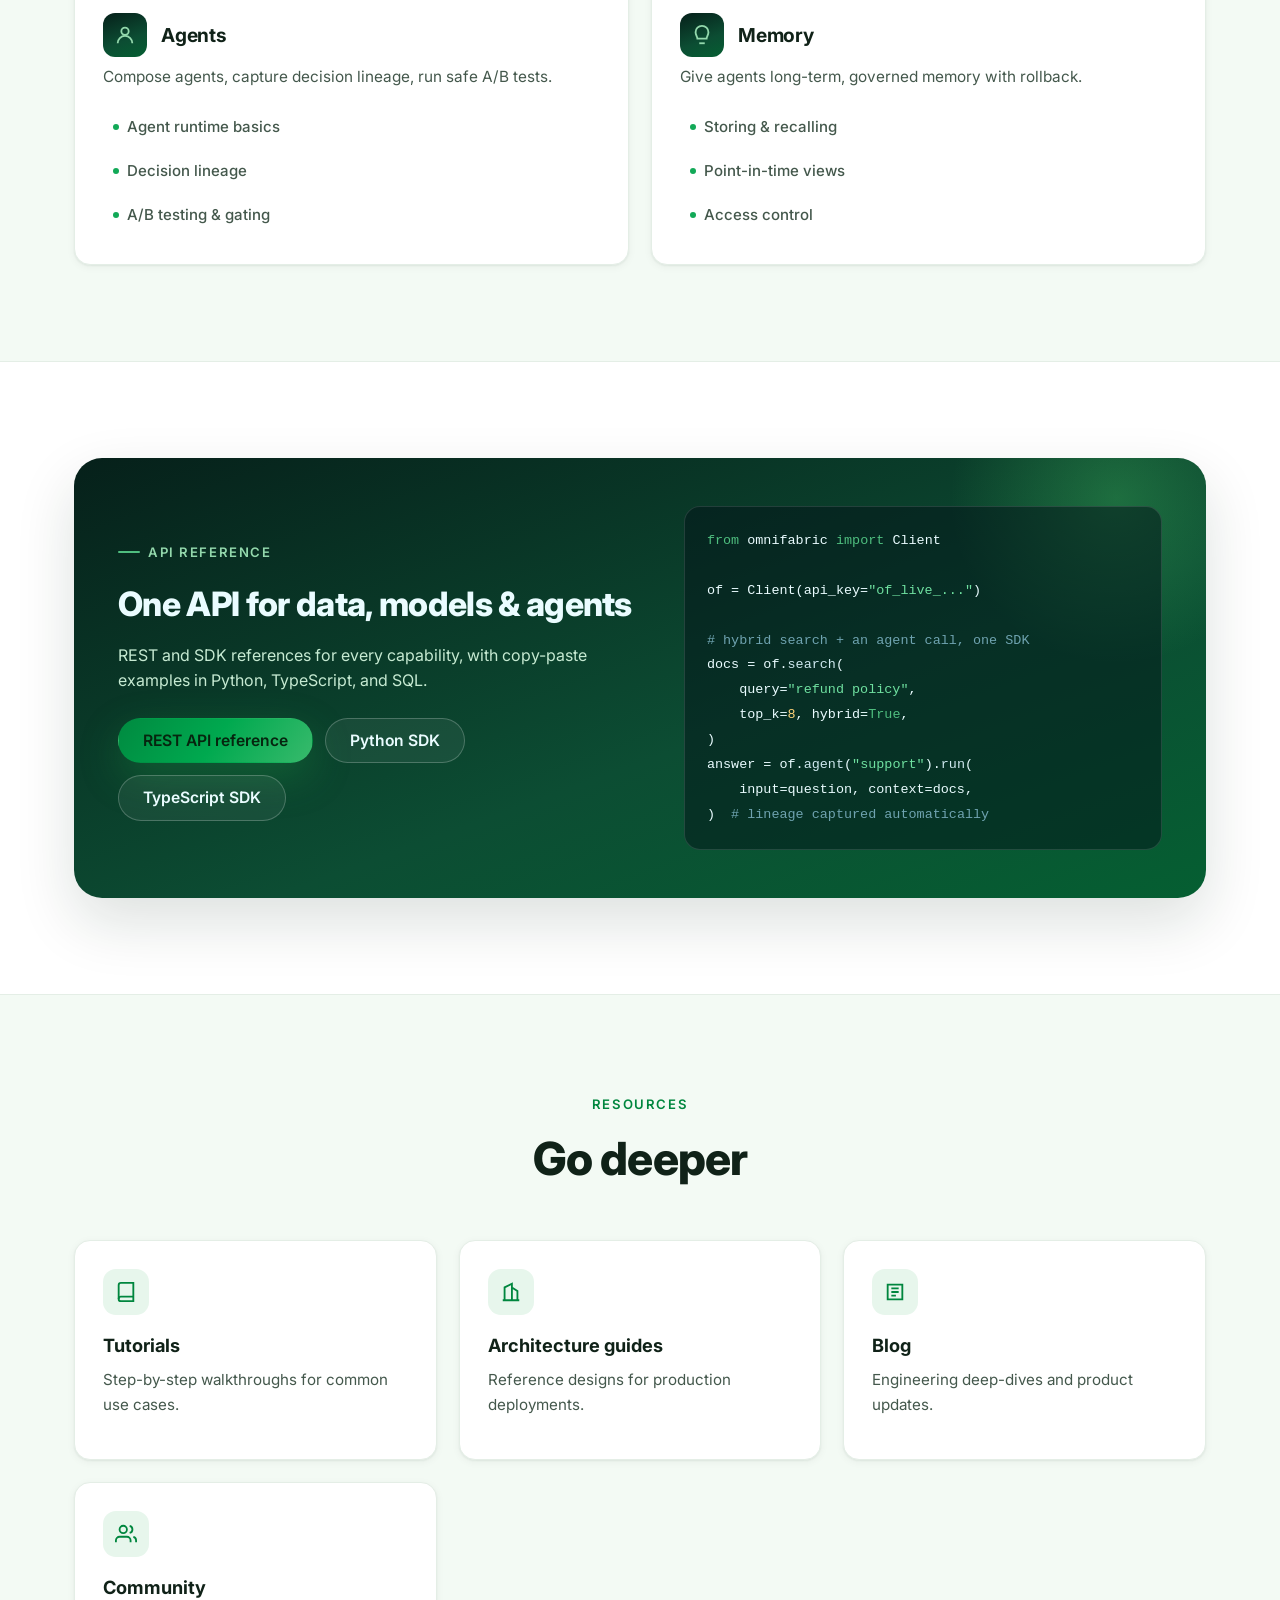
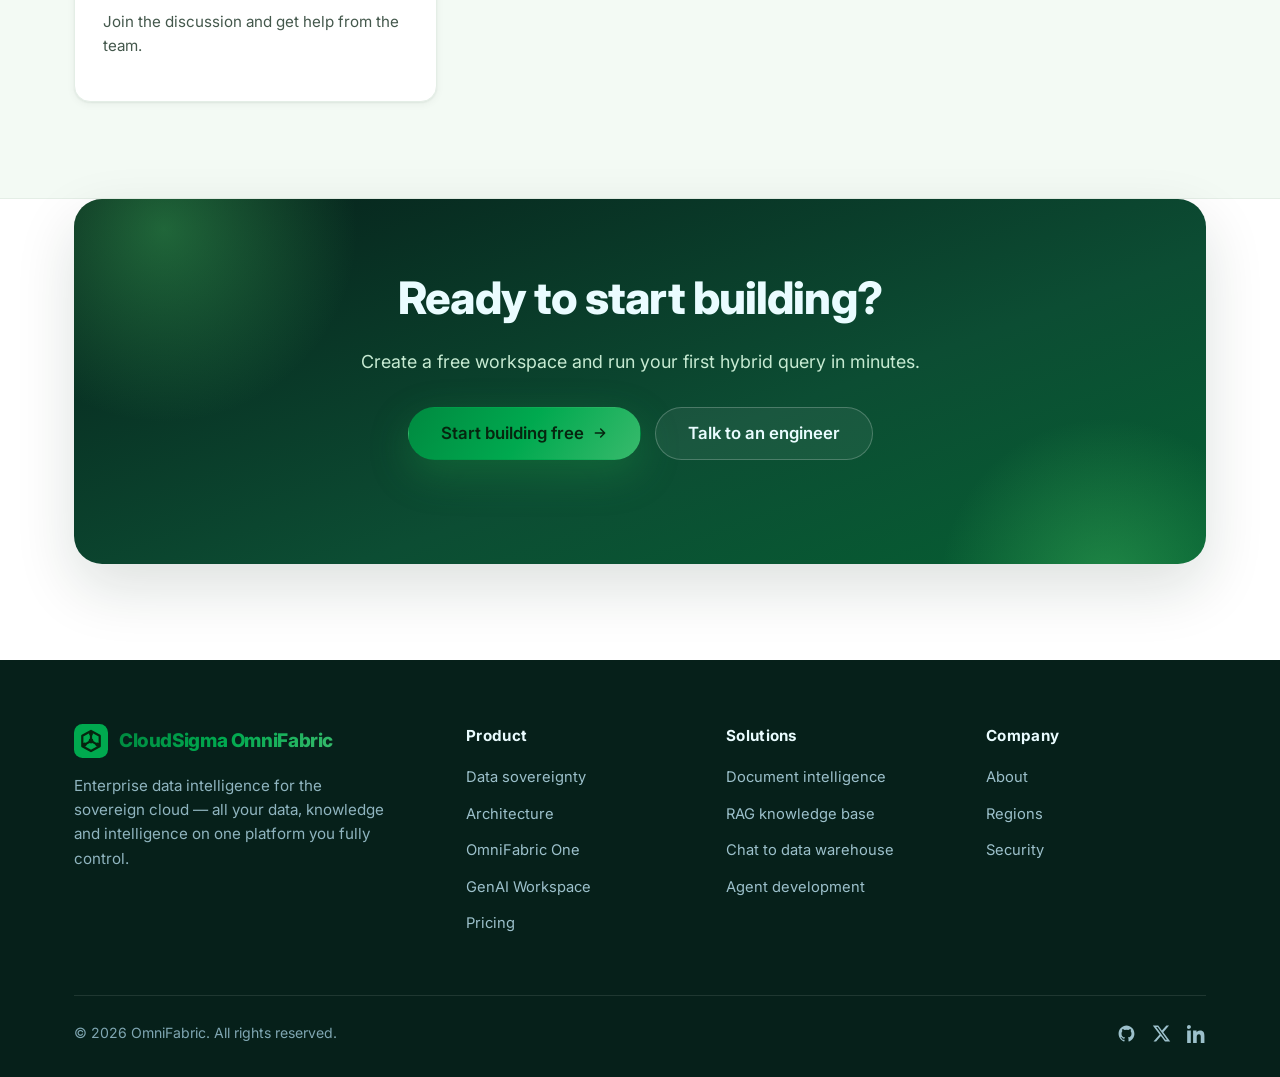
<file: docs.html>
<!DOCTYPE html>
<html lang="en">
<head>
  <meta charset="UTF-8" />
  <meta name="viewport" content="width=device-width, initial-scale=1.0" />
  <title>Docs &amp; Resources — CloudSigma OmniFabric</title>
  <meta name="description" content="Guides, API references, and resources to build on OmniFabric — from your first hybrid query to production agents with memory." />
  <link rel="preconnect" href="https://fonts.googleapis.com" />
  <link rel="preconnect" href="https://fonts.gstatic.com" crossorigin />
  <link href="https://fonts.googleapis.com/css2?family=Inter:wght@400;500;600;700;800&display=swap" rel="stylesheet" />
  <link rel="stylesheet" href="assets/css/styles.css?v=15" />
  <link rel="icon" href="data:image/svg+xml,%3Csvg xmlns='http://www.w3.org/2000/svg' viewBox='0 0 32 32'%3E%3Cdefs%3E%3ClinearGradient id='g' x1='0' y1='0' x2='1' y2='1'%3E%3Cstop offset='0' stop-color='%2300a94f'/%3E%3Cstop offset='1' stop-color='%232fb265'/%3E%3C/linearGradient%3E%3C/defs%3E%3Crect width='32' height='32' rx='8' fill='url(%23g)'/%3E%3Cpath d='M16 6.5L24.2 11L24.2 21L16 25.5L7.8 21L7.8 11Z' fill='none' stroke='%2306250f' stroke-width='2.1' stroke-linejoin='round'/%3E%3Cpath d='M16 16L16 9.2M16 16L10 19.4M16 16L22 19.4' fill='none' stroke='%2306250f' stroke-width='2.1' stroke-linecap='round'/%3E%3Ccircle cx='16' cy='16' r='2.3' fill='%2306250f'/%3E%3Ccircle cx='16' cy='9.2' r='1.9' fill='%2306250f'/%3E%3Ccircle cx='10' cy='19.4' r='1.9' fill='%2306250f'/%3E%3Ccircle cx='22' cy='19.4' r='1.9' fill='%2306250f'/%3E%3C/svg%3E" />
</head>
<body>

  <!-- ============ HEADER ============ -->
  <header class="header" id="header">
    <div class="container">
      <nav class="nav" id="nav">
        <a class="brand" href="index.html" aria-label="CloudSigma OmniFabric home">
          <img class="cs-logo" src="assets/img/cloudsigma-logo.svg?v=15" alt="CloudSigma" width="90" height="27" />
          <span class="brand-div" aria-hidden="true"></span>
          <span class="wordmark">OmniFabric</span>
        </a>

                <ul class="nav-links">
          <li><a href="product.html" data-i18n="nav.product">Product</a></li>
          <li><a href="solutions.html" data-i18n="nav.solutions">Solutions</a></li>
          <li><a href="demo.html" data-i18n="nav.demo">Demos</a></li>
          <li><a href="customers.html" data-i18n="nav.customers">Case Studies</a></li>
          <li><a href="pricing.html" data-i18n="nav.pricing">Pricing</a></li>
          <li><a href="about.html" data-i18n="nav.about">About</a></li>
        </ul>

        <div class="nav-actions">
          <div class="lang-select">
            <button class="lang-btn" data-lang-btn aria-haspopup="true" aria-expanded="false" aria-label="Language">
              <svg class="globe" viewBox="0 0 24 24" fill="none" stroke="currentColor" stroke-width="2"><circle cx="12" cy="12" r="10"/><path d="M2 12h20M12 2a15 15 0 0 1 0 20M12 2a15 15 0 0 0 0 20"/></svg>
              <span data-lang-current>EN</span>
              <svg class="chev" viewBox="0 0 24 24" fill="none" stroke="currentColor" stroke-width="2.5" stroke-linecap="round" stroke-linejoin="round"><path d="M6 9l6 6 6-6"/></svg>
            </button>
            <ul class="lang-menu" data-lang-menu>
              <li><button data-set-lang="en">English</button></li>
              <li><button data-set-lang="zh">中文</button></li>
              <li><button data-set-lang="fr">Français</button></li>
              <li><button data-set-lang="es">Español</button></li>
              <li><button data-set-lang="ar">العربية</button></li>
              <li><button data-set-lang="id">Bahasa Indonesia</button></li>
            </ul>
          </div>
          <a href="#" class="signin" data-auth-action="login" data-i18n="nav.signin">Sign in</a>
          <a href="#" class="btn btn-primary" data-auth-action="register"><span data-i18n="nav.cta">Start building</span>
            <svg viewBox="0 0 24 24" fill="none" stroke="currentColor" stroke-width="2.2" stroke-linecap="round" stroke-linejoin="round"><path d="M5 12h14M13 6l6 6-6 6"/></svg>
          </a>
          <button class="nav-toggle" id="navToggle" aria-label="Toggle menu">
            <svg viewBox="0 0 24 24" fill="none" stroke="currentColor" stroke-width="2.2" stroke-linecap="round"><path d="M4 7h16M4 12h16M4 17h16"/></svg>
          </button>
        </div>
      </nav>
    </div>
  </header>

  <main>
    <!-- ============ SUB HERO ============ -->
    <section class="subhero">
      <div class="container">
        <span class="eyebrow center" style="display:inline-flex;" data-i18n="dc.eyebrow">Docs &amp; Resources</span>
        <h1 data-i18n="dc.title">Everything you need to build on OmniFabric</h1>
        <p data-i18n="dc.desc">Guides, references, and examples to take you from your first query to production agents.</p>
        <div class="docs-search">
          <svg viewBox="0 0 24 24" fill="none" stroke="currentColor" stroke-width="2"><circle cx="11" cy="11" r="7"/><path d="m21 21-4.3-4.3"/></svg>
          <input type="search" data-i18n-ph="dc.search" placeholder="Search the docs…" aria-label="Search the docs" />
        </div>
      </div>
    </section>

    <!-- ============ QUICKSTART ============ -->
    <section class="section--tight">
      <div class="container">
        <div class="section-head center reveal">
          <span class="eyebrow" data-i18n="dc.qs.eyebrow">Quickstart</span>
          <h2 data-i18n="dc.qs.title">Up and running in minutes</h2>
        </div>
        <div class="sol-grid" style="grid-template-columns:repeat(3,1fr);">
          <article class="sol reveal">
            <div class="ic"><svg viewBox="0 0 24 24" fill="none" stroke="currentColor" stroke-width="2"><path d="M12 5v14M5 12h14"/></svg></div>
            <h4 data-i18n="dc.qs1.title">Create a workspace</h4>
            <p data-i18n="dc.qs1.desc">Spin up a fabric workspace and load your first dataset.</p>
            <a href="#" class="link-arrow"><span data-i18n="dc.qs1.link">Start guide</span> <svg viewBox="0 0 24 24" fill="none" stroke="currentColor" stroke-width="2.4" stroke-linecap="round" stroke-linejoin="round"><path d="M5 12h14M13 6l6 6-6 6"/></svg></a>
          </article>
          <article class="sol reveal">
            <div class="ic"><svg viewBox="0 0 24 24" fill="none" stroke="currentColor" stroke-width="2"><path d="M8 9l3 3-3 3M13 15h3"/><rect x="3" y="4" width="18" height="16" rx="2"/></svg></div>
            <h4 data-i18n="dc.qs2.title">Run a hybrid query</h4>
            <p data-i18n="dc.qs2.desc">Combine relational filters with native vector search in one SQL statement.</p>
            <a href="#" class="link-arrow"><span data-i18n="dc.qs2.link">View tutorial</span> <svg viewBox="0 0 24 24" fill="none" stroke="currentColor" stroke-width="2.4" stroke-linecap="round" stroke-linejoin="round"><path d="M5 12h14M13 6l6 6-6 6"/></svg></a>
          </article>
          <article class="sol reveal">
            <div class="ic"><svg viewBox="0 0 24 24" fill="none" stroke="currentColor" stroke-width="2"><circle cx="12" cy="8" r="4"/><path d="M4 21a8 8 0 0 1 16 0"/></svg></div>
            <h4 data-i18n="dc.qs3.title">Ship your first agent</h4>
            <p data-i18n="dc.qs3.desc">Wire a model into an agent with memory and decision lineage.</p>
            <a href="#" class="link-arrow"><span data-i18n="dc.qs3.link">Build an agent</span> <svg viewBox="0 0 24 24" fill="none" stroke="currentColor" stroke-width="2.4" stroke-linecap="round" stroke-linejoin="round"><path d="M5 12h14M13 6l6 6-6 6"/></svg></a>
          </article>
        </div>
      </div>
    </section>

    <!-- ============ GUIDES BY TOPIC ============ -->
    <section class="section" style="background:var(--surface-2);border-top:1px solid var(--line);border-bottom:1px solid var(--line);">
      <div class="container">
        <div class="section-head center reveal">
          <span class="eyebrow" data-i18n="dc.guides.eyebrow">Documentation</span>
          <h2 data-i18n="dc.guides.title">Browse by topic</h2>
        </div>
        <div class="guide-grid">
          <article class="guide reveal">
            <div class="guide-head">
              <div class="ic"><svg viewBox="0 0 24 24" fill="none" stroke="currentColor" stroke-width="2"><ellipse cx="12" cy="5" rx="8" ry="3"/><path d="M4 5v14c0 1.7 3.6 3 8 3s8-1.3 8-3V5M4 12c0 1.7 3.6 3 8 3s8-1.3 8-3"/></svg></div>
              <h3 data-i18n="dc.g1.title">Data Platform</h3>
            </div>
            <p data-i18n="dc.g1.desc">Schema design, HTAP, storage/compute scaling, zero-copy clone &amp; time travel.</p>
            <div class="guide-links">
              <a href="#" data-i18n="dc.g1.l1">Tables, indexes &amp; vectors</a>
              <a href="#" data-i18n="dc.g1.l2">Scaling compute pools</a>
              <a href="#" data-i18n="dc.g1.l3">Clone &amp; time travel</a>
            </div>
          </article>
          <article class="guide reveal">
            <div class="guide-head">
              <div class="ic"><svg viewBox="0 0 24 24" fill="none" stroke="currentColor" stroke-width="2"><circle cx="6" cy="6" r="2.5"/><circle cx="18" cy="6" r="2.5"/><circle cx="12" cy="18" r="2.5"/><path d="M7.6 7.6 11 16M16.4 7.6 13 16"/></svg></div>
              <h3 data-i18n="dc.g2.title">Intelligence</h3>
            </div>
            <p data-i18n="dc.g2.desc">Ingest and process multimodal data into a queryable knowledge base.</p>
            <div class="guide-links">
              <a href="#" data-i18n="dc.g2.l1">Connectors &amp; ingestion</a>
              <a href="#" data-i18n="dc.g2.l2">Document parsing</a>
              <a href="#" data-i18n="dc.g2.l3">Building knowledge graphs</a>
            </div>
          </article>
          <article class="guide reveal">
            <div class="guide-head">
              <div class="ic"><svg viewBox="0 0 24 24" fill="none" stroke="currentColor" stroke-width="2"><circle cx="12" cy="8" r="4"/><path d="M4 21a8 8 0 0 1 16 0"/></svg></div>
              <h3 data-i18n="dc.g3.title">Agents</h3>
            </div>
            <p data-i18n="dc.g3.desc">Compose agents, capture decision lineage, run safe A/B tests.</p>
            <div class="guide-links">
              <a href="#" data-i18n="dc.g3.l1">Agent runtime basics</a>
              <a href="#" data-i18n="dc.g3.l2">Decision lineage</a>
              <a href="#" data-i18n="dc.g3.l3">A/B testing &amp; gating</a>
            </div>
          </article>
          <article class="guide reveal">
            <div class="guide-head">
              <div class="ic"><svg viewBox="0 0 24 24" fill="none" stroke="currentColor" stroke-width="2"><path d="M12 2a7 7 0 0 0-7 7c0 3 2 5 2 7h10c0-2 2-4 2-7a7 7 0 0 0-7-7Z"/><path d="M9 21h6"/></svg></div>
              <h3 data-i18n="dc.g4.title">Memory</h3>
            </div>
            <p data-i18n="dc.g4.desc">Give agents long-term, governed memory with rollback.</p>
            <div class="guide-links">
              <a href="#" data-i18n="dc.g4.l1">Storing &amp; recalling</a>
              <a href="#" data-i18n="dc.g4.l2">Point-in-time views</a>
              <a href="#" data-i18n="dc.g4.l3">Access control</a>
            </div>
          </article>
        </div>
      </div>
    </section>

    <!-- ============ API REFERENCE ============ -->
    <section class="section">
      <div class="container">
        <div class="api-panel reveal">
          <div>
            <span class="eyebrow" data-i18n="dc.api.eyebrow">API Reference</span>
            <h2 data-i18n="dc.api.title">One API for data, models &amp; agents</h2>
            <p data-i18n="dc.api.desc">REST and SDK references for every capability, with copy-paste examples in
              Python, TypeScript, and SQL.</p>
            <div class="api-btns">
              <a href="#" class="btn btn-primary" data-i18n="dc.api.b1">REST API reference</a>
              <a href="#" class="btn btn-ghost" data-i18n="dc.api.b2">Python SDK</a>
              <a href="#" class="btn btn-ghost" data-i18n="dc.api.b3">TypeScript SDK</a>
            </div>
          </div>
          <div class="api-code">
<pre class="code"><span class="k">from</span> omnifabric <span class="k">import</span> Client

of = Client(api_key=<span class="s">"of_live_..."</span>)

<span class="c"># hybrid search + an agent call, one SDK</span>
docs = of.<span class="p">search</span>(
    query=<span class="s">"refund policy"</span>,
    top_k=<span class="m">8</span>, hybrid=<span class="k">True</span>,
)
answer = of.<span class="p">agent</span>(<span class="s">"support"</span>).<span class="p">run</span>(
    input=question, context=docs,
)  <span class="c"># lineage captured automatically</span></pre>
          </div>
        </div>
      </div>
    </section>

    <!-- ============ RESOURCES ============ -->
    <section class="section" style="background:var(--surface-2);border-top:1px solid var(--line);border-bottom:1px solid var(--line);">
      <div class="container">
        <div class="section-head center reveal">
          <span class="eyebrow" data-i18n="dc.res.eyebrow">Resources</span>
          <h2 data-i18n="dc.res.title">Go deeper</h2>
        </div>
        <div class="sol-grid">
          <article class="sol reveal">
            <div class="ic"><svg viewBox="0 0 24 24" fill="none" stroke="currentColor" stroke-width="2"><path d="M4 19.5A2.5 2.5 0 0 1 6.5 17H20"/><path d="M6.5 2H20v20H6.5A2.5 2.5 0 0 1 4 19.5v-15A2.5 2.5 0 0 1 6.5 2Z"/></svg></div>
            <h4 data-i18n="dc.r1.title">Tutorials</h4>
            <p data-i18n="dc.r1.desc">Step-by-step walkthroughs for common use cases.</p>
          </article>
          <article class="sol reveal">
            <div class="ic"><svg viewBox="0 0 24 24" fill="none" stroke="currentColor" stroke-width="2"><path d="M3 21h18M5 21V7l8-4v18M19 21V11l-6-4"/></svg></div>
            <h4 data-i18n="dc.r2.title">Architecture guides</h4>
            <p data-i18n="dc.r2.desc">Reference designs for production deployments.</p>
          </article>
          <article class="sol reveal">
            <div class="ic"><svg viewBox="0 0 24 24" fill="none" stroke="currentColor" stroke-width="2"><path d="M4 4h16v16H4z"/><path d="M8 8h8M8 12h8M8 16h5"/></svg></div>
            <h4 data-i18n="dc.r3.title">Blog</h4>
            <p data-i18n="dc.r3.desc">Engineering deep-dives and product updates.</p>
          </article>
          <article class="sol reveal">
            <div class="ic"><svg viewBox="0 0 24 24" fill="none" stroke="currentColor" stroke-width="2"><path d="M17 21v-2a4 4 0 0 0-4-4H5a4 4 0 0 0-4 4v2"/><circle cx="9" cy="7" r="4"/><path d="M23 21v-2a4 4 0 0 0-3-3.87M16 3.13a4 4 0 0 1 0 7.75"/></svg></div>
            <h4 data-i18n="dc.r4.title">Community</h4>
            <p data-i18n="dc.r4.desc">Join the discussion and get help from the team.</p>
          </article>
        </div>
      </div>
    </section>

    <!-- ============ CTA ============ -->
    <section class="cta-band">
      <div class="container">
        <div class="cta-inner reveal">
          <h2 data-i18n="dc.cta.title">Ready to start building?</h2>
          <p data-i18n="dc.cta.desc">Create a free workspace and run your first hybrid query in minutes.</p>
          <div class="hero-cta">
            <a href="#" class="btn btn-primary btn-lg" data-auth-action="register"><span data-i18n="dc.cta.b1">Start building free</span>
              <svg viewBox="0 0 24 24" fill="none" stroke="currentColor" stroke-width="2.2" stroke-linecap="round" stroke-linejoin="round"><path d="M5 12h14M13 6l6 6-6 6"/></svg>
            </a>
            <a href="https://calendly.com/tan-dovan/30min" target="_blank" rel="noopener" class="btn btn-ghost btn-lg" data-i18n="dc.cta.b2">Talk to an engineer</a>
          </div>
        </div>
      </div>
    </section>
  </main>

  <!-- ============ FOOTER ============ -->
  <footer class="footer">
    <div class="container">
      <div class="footer-grid">
        <div class="footer-about">
          <a class="brand" href="index.html">
            <svg class="logo-mark" viewBox="0 0 32 32" aria-hidden="true">
              <rect width="32" height="32" rx="8" fill="#00a94f"/>
              <path d="M16 6.5L24.2 11L24.2 21L16 25.5L7.8 21L7.8 11Z" fill="none" stroke="#06250f" stroke-width="2.1" stroke-linejoin="round" stroke-linecap="round"/><path d="M16 16L16 9.2M16 16L10 19.4M16 16L22 19.4" fill="none" stroke="#06250f" stroke-width="2.1" stroke-linecap="round"/><circle cx="16" cy="16" r="2.3" fill="#06250f"/><circle cx="16" cy="9.2" r="1.9" fill="#06250f"/><circle cx="10" cy="19.4" r="1.9" fill="#06250f"/><circle cx="22" cy="19.4" r="1.9" fill="#06250f"/>
            </svg>
            <span class="wordmark">CloudSigma OmniFabric</span>
          </a>
          <p data-i18n="footer.about">Enterprise data intelligence for the sovereign cloud — all your data, knowledge and intelligence on one platform you fully control.</p>
        </div>
        <div>
          <h5 data-i18n="nav.product">Product</h5>
          <ul>
            <li><a href="product.html#sovereignty" data-i18n="sov.h.eb">Data sovereignty</a></li>
            <li><a href="product.html#architecture" data-i18n="footer.pf1">Architecture</a></li>
            <li><a href="product.html#one" data-i18n="footer.pf2">OmniFabric One</a></li>
            <li><a href="product.html#workspace" data-i18n="footer.pf3">GenAI Workspace</a></li>
            <li><a href="pricing.html" data-i18n="nav.pricing">Pricing</a></li>
          </ul>
        </div>
        <div>
          <h5 data-i18n="footer.solutions">Solutions</h5>
          <ul>
            <li><a href="solutions.html#scenarios" data-i18n="footer.sf1">Document intelligence</a></li>
            <li><a href="solutions.html#scenarios" data-i18n="footer.sf2">RAG knowledge base</a></li>
            <li><a href="solutions.html#scenarios" data-i18n="footer.sf3">Chat to data warehouse</a></li>
            <li><a href="solutions.html#scenarios" data-i18n="footer.sf4">Agent development</a></li>
          </ul>
        </div>
        <div>
          <h5 data-i18n="footer.company">Company</h5>
          <ul>
            <li><a href="about.html" data-i18n="footer.cf1">About</a></li>
            <li><a href="product.html#regions" data-i18n="nav.regions">Regions</a></li>
            <li><a href="#" data-i18n="footer.cf3">Security</a></li>
          </ul>
        </div>
      </div>
      <div class="footer-bottom">
        <span data-i18n="footer.copyright">© 2026 OmniFabric. All rights reserved.</span>
        <div class="social">
          <a href="#" aria-label="GitHub"><svg viewBox="0 0 24 24" fill="currentColor"><path d="M12 2C6.5 2 2 6.6 2 12.3c0 4.5 2.9 8.4 6.8 9.8.5.1.7-.2.7-.5v-1.7c-2.8.6-3.4-1.4-3.4-1.4-.5-1.2-1.1-1.5-1.1-1.5-.9-.6.1-.6.1-.6 1 .1 1.5 1 1.5 1 .9 1.6 2.4 1.1 3 .9.1-.7.4-1.1.6-1.4-2.2-.3-4.5-1.1-4.5-5 0-1.1.4-2 1-2.7-.1-.3-.4-1.3.1-2.7 0 0 .8-.3 2.7 1a9.3 9.3 0 0 1 5 0c1.9-1.3 2.7-1 2.7-1 .5 1.4.2 2.4.1 2.7.6.7 1 1.6 1 2.7 0 3.9-2.3 4.7-4.5 5 .4.3.7.9.7 1.9v2.8c0 .3.2.6.7.5 3.9-1.4 6.8-5.3 6.8-9.8C22 6.6 17.5 2 12 2Z"/></svg></a>
          <a href="#" aria-label="X"><svg viewBox="0 0 24 24" fill="currentColor"><path d="M18.2 2h3.3l-7.2 8.3L23 22h-6.6l-5.2-6.8L5.2 22H1.9l7.7-8.8L1 2h6.8l4.7 6.2L18.2 2Zm-1.2 18h1.8L7.1 3.9H5.2L17 20Z"/></svg></a>
          <a href="#" aria-label="LinkedIn"><svg viewBox="0 0 24 24" fill="currentColor"><path d="M4.98 3.5A2.5 2.5 0 1 1 0 3.5a2.5 2.5 0 0 1 4.98 0ZM.2 8.2h4.6V24H.2V8.2Zm7.5 0h4.4v2.2h.1c.6-1.1 2.1-2.3 4.3-2.3 4.6 0 5.5 3 5.5 6.9V24h-4.6v-7.1c0-1.7 0-3.9-2.4-3.9s-2.7 1.8-2.7 3.7V24H7.7V8.2Z"/></svg></a>
        </div>
      </div>
    </div>
  </footer>

  <script>/* TEMP bridge: route auth CTAs to the static sign-in page until the
     CloudSigma SSO broker is deployed. Remove (or repoint to /auth/cloudsigma/*)
     once the broker service is live. */
  window.OMNIFABRIC_AUTH_CONFIG = { loginUrl: "auth.html", registerUrl: "auth.html" };</script>
  <script src="assets/js/i18n.js?v=15"></script>
  <script src="assets/js/auth.js"></script>
  <script src="assets/js/main.js?v=15"></script>
</body>
</html>
</file>
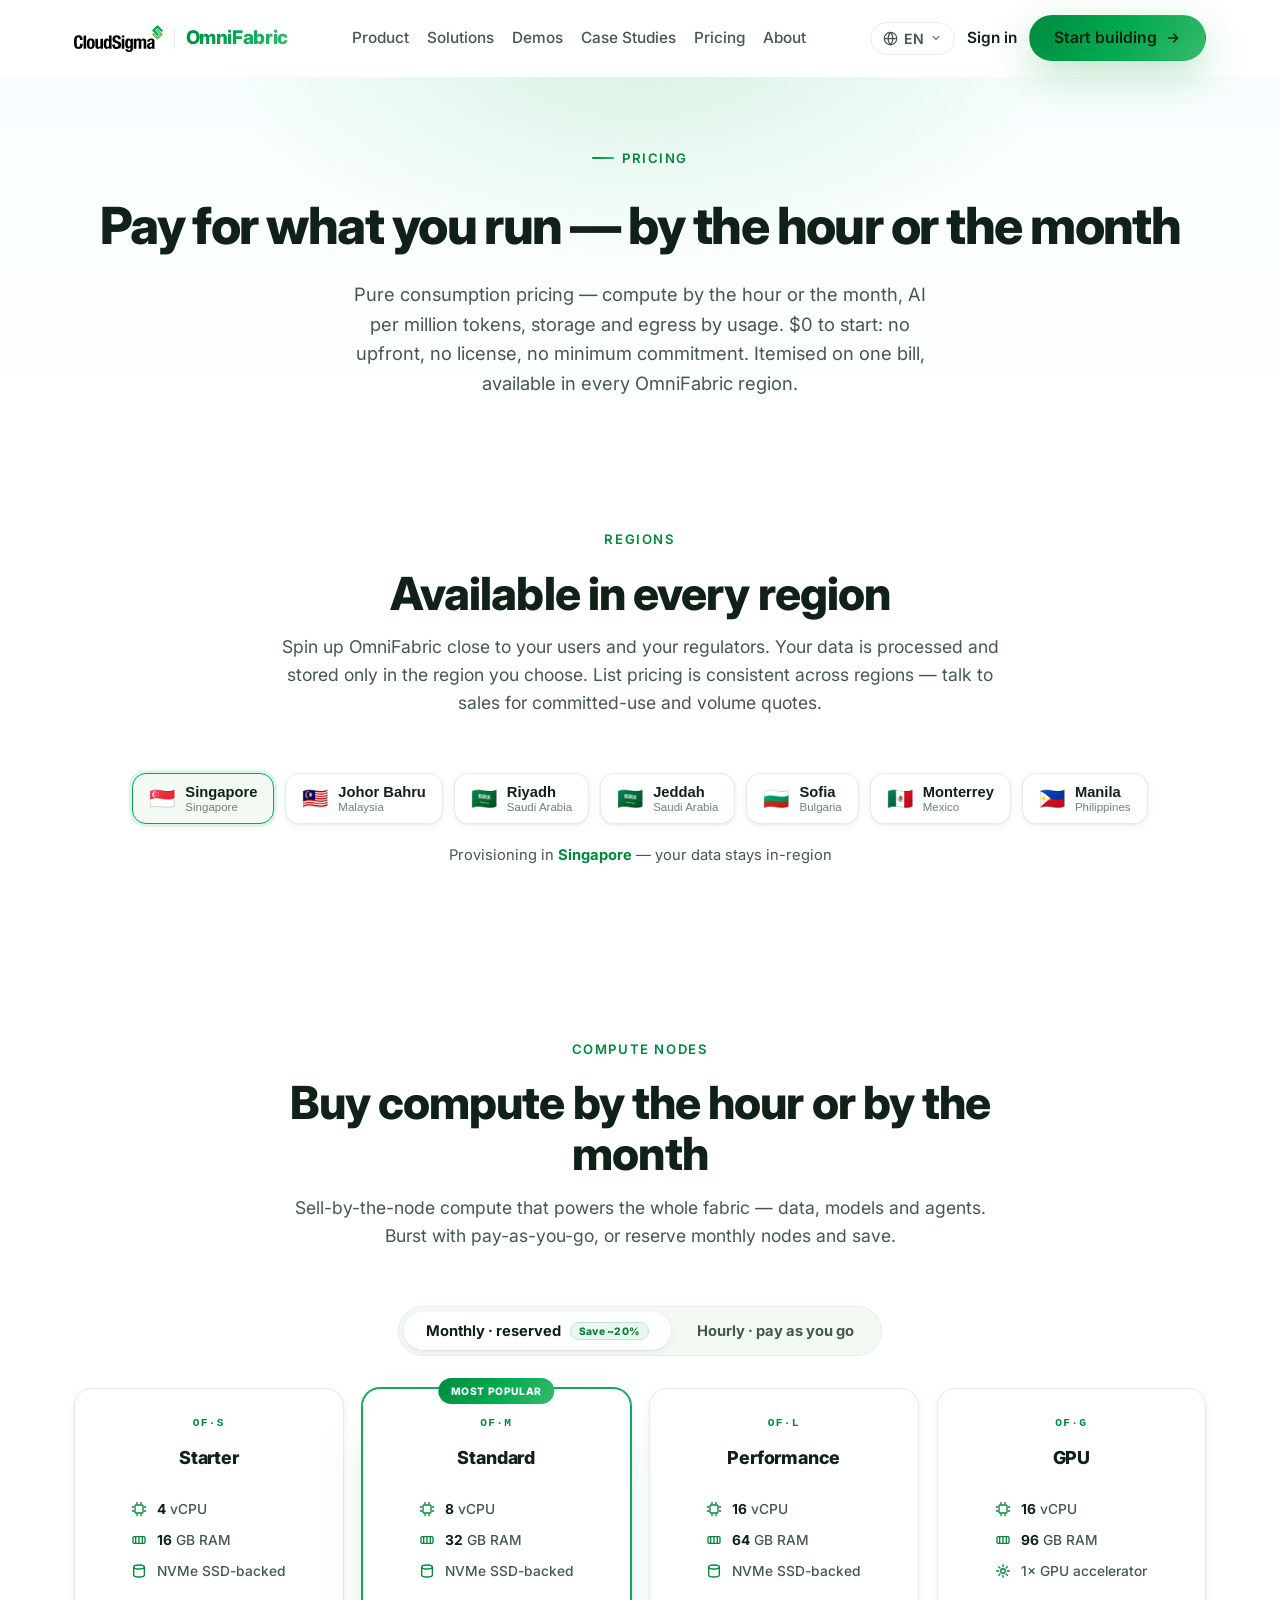
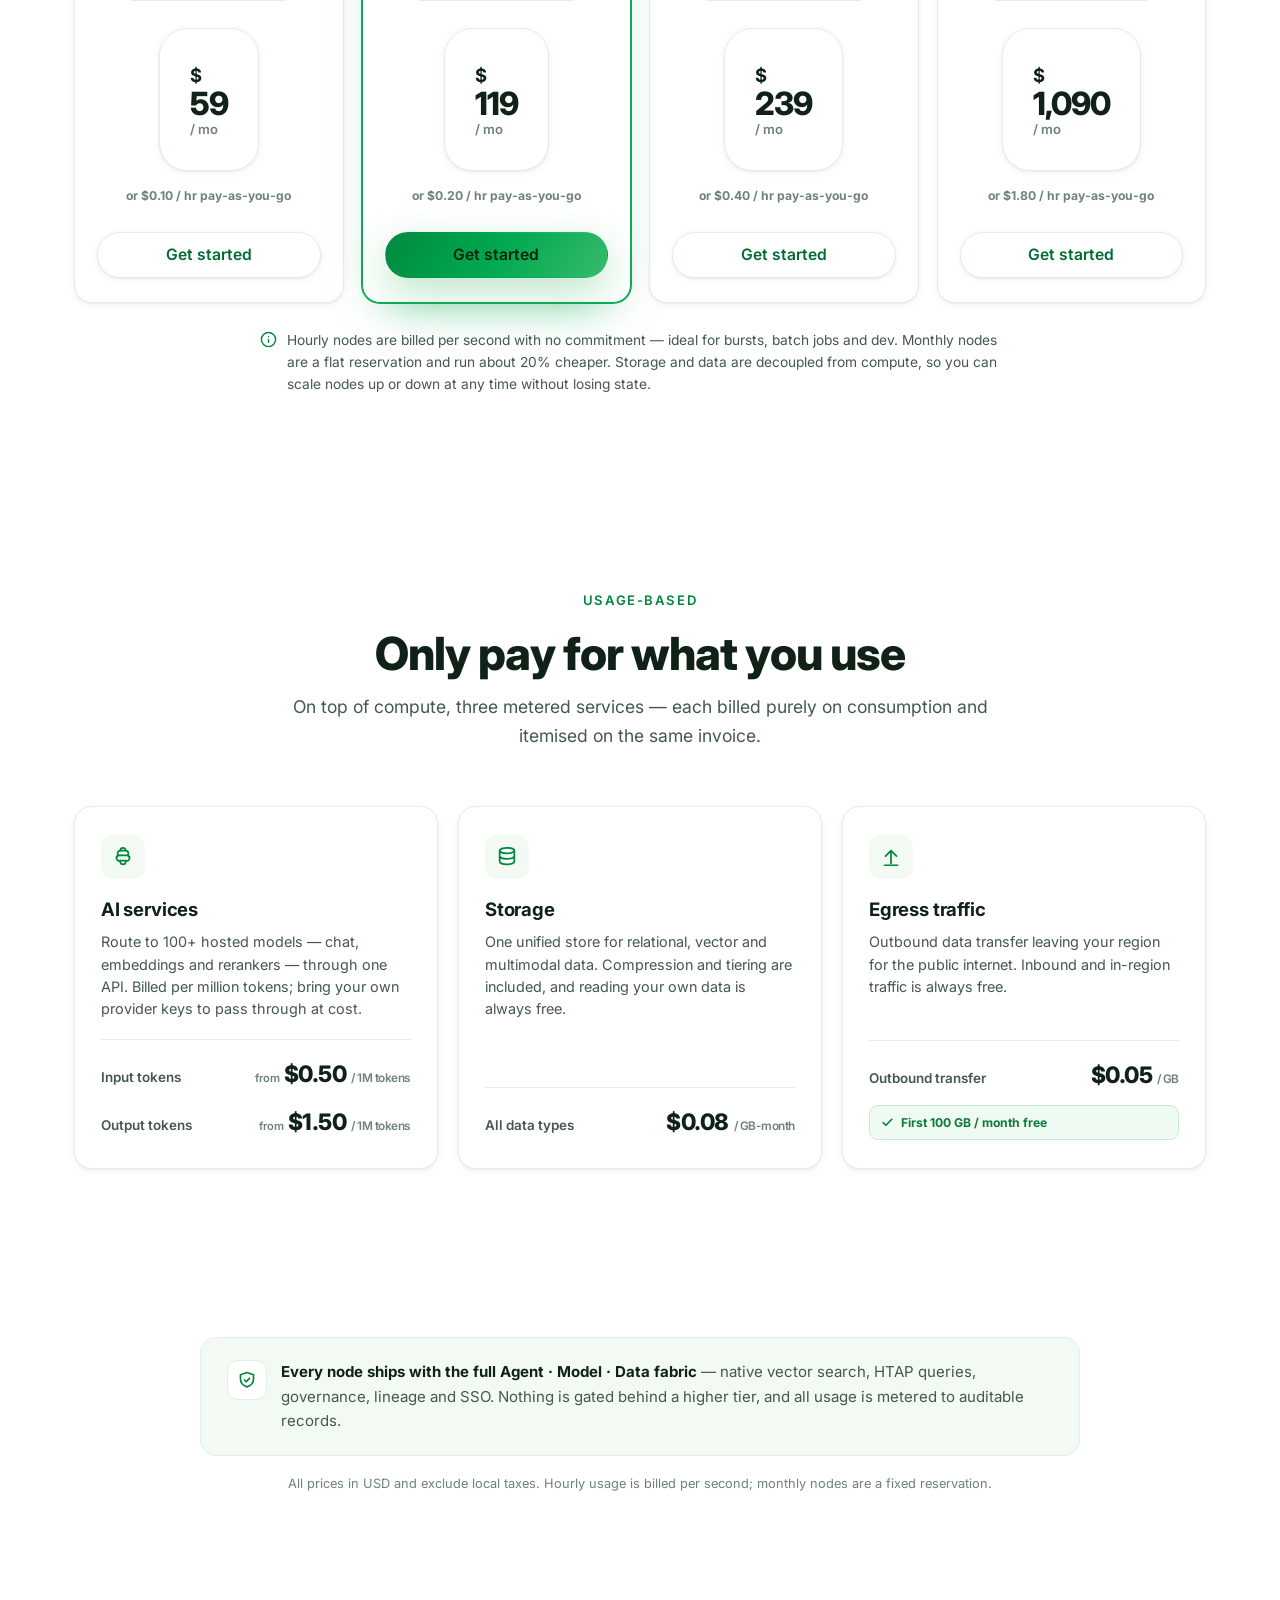
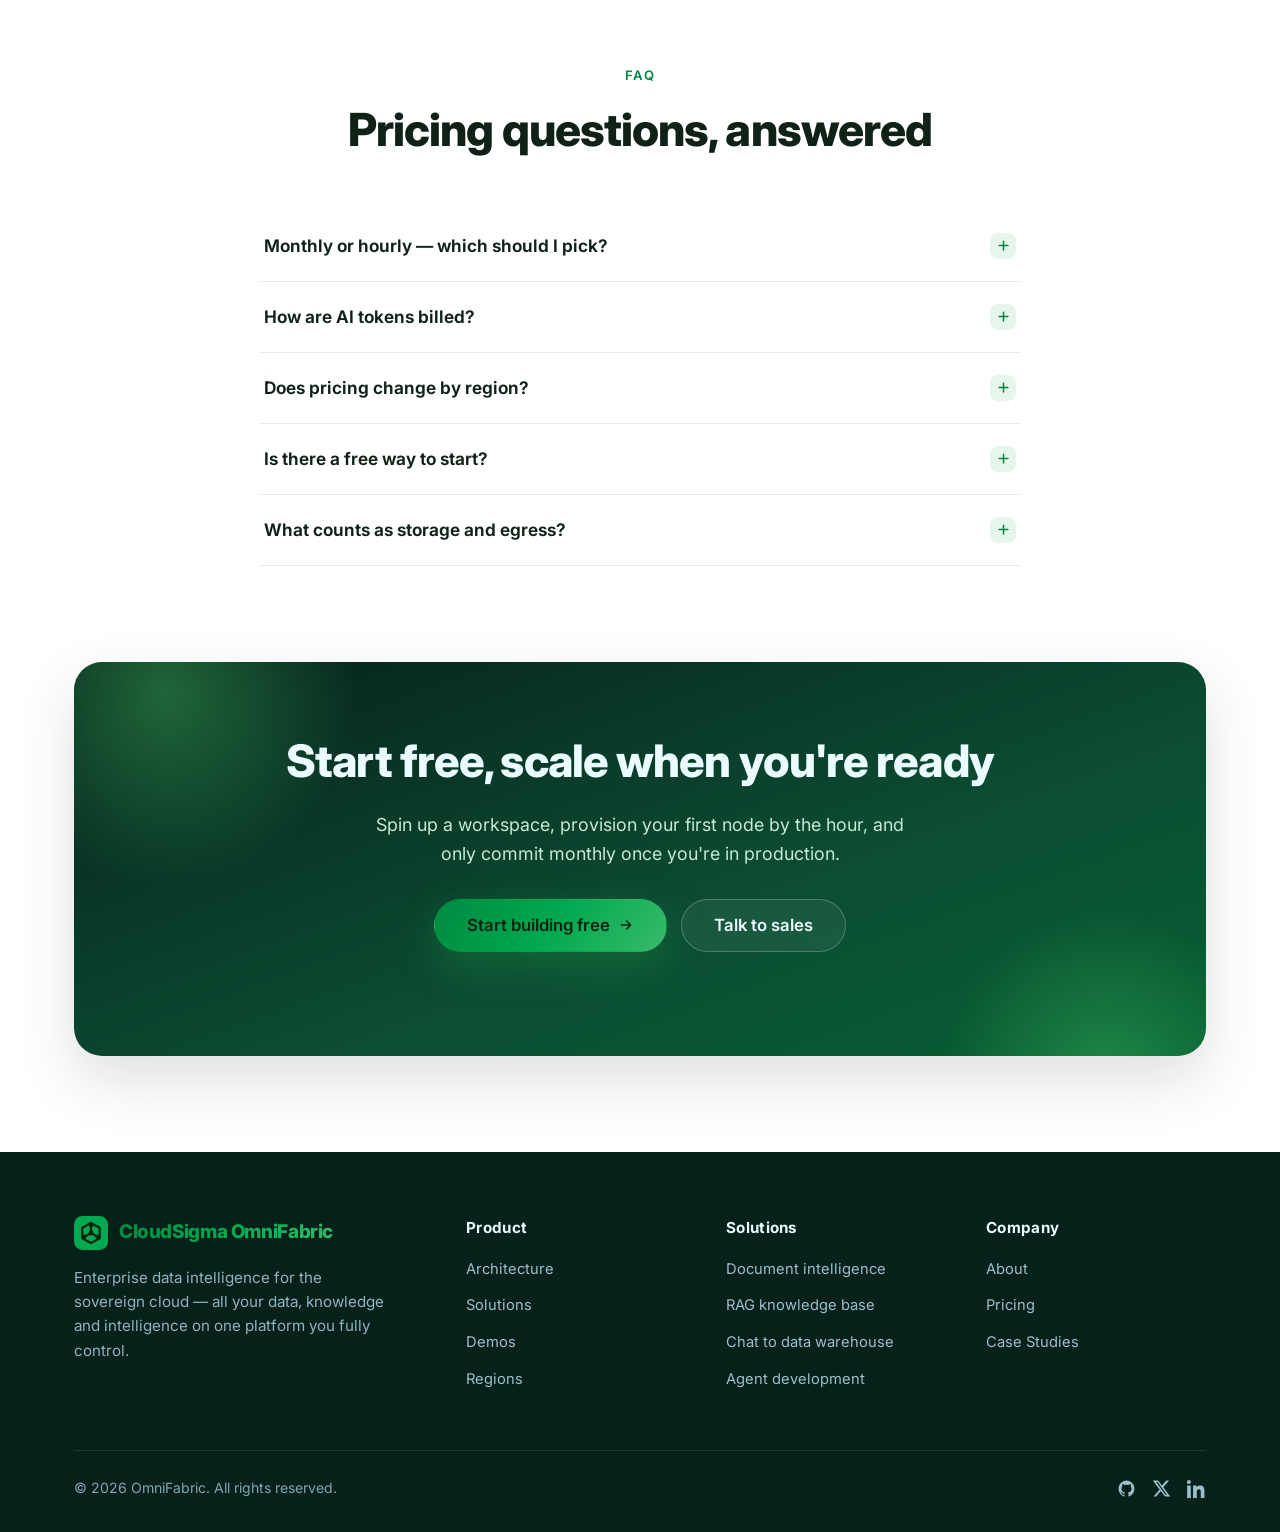
<file: pricing.html>
<!DOCTYPE html>
<html lang="en">
<head>
  <meta charset="UTF-8" />
  <meta name="viewport" content="width=device-width, initial-scale=1.0" />
  <title>Pricing — CloudSigma OmniFabric</title>
  <meta name="description" content="Transparent OmniFabric pricing — buy compute nodes by the hour or by the month, plus usage-based AI (per million tokens), storage (per GB-month) and egress. Available in every region." />
  <link rel="preconnect" href="https://fonts.googleapis.com" />
  <link rel="preconnect" href="https://fonts.gstatic.com" crossorigin />
  <link href="https://fonts.googleapis.com/css2?family=Inter:wght@400;500;600;700;800&display=swap" rel="stylesheet" />
  <link rel="stylesheet" href="assets/css/styles.css?v=15" />
  <link rel="icon" href="data:image/svg+xml,%3Csvg xmlns='http://www.w3.org/2000/svg' viewBox='0 0 32 32'%3E%3Cdefs%3E%3ClinearGradient id='g' x1='0' y1='0' x2='1' y2='1'%3E%3Cstop offset='0' stop-color='%2300a94f'/%3E%3Cstop offset='1' stop-color='%232fb265'/%3E%3C/linearGradient%3E%3C/defs%3E%3Crect width='32' height='32' rx='8' fill='url(%23g)'/%3E%3Cpath d='M16 6.5L24.2 11L24.2 21L16 25.5L7.8 21L7.8 11Z' fill='none' stroke='%2306250f' stroke-width='2.1' stroke-linejoin='round'/%3E%3Cpath d='M16 16L16 9.2M16 16L10 19.4M16 16L22 19.4' fill='none' stroke='%2306250f' stroke-width='2.1' stroke-linecap='round'/%3E%3Ccircle cx='16' cy='16' r='2.3' fill='%2306250f'/%3E%3Ccircle cx='16' cy='9.2' r='1.9' fill='%2306250f'/%3E%3Ccircle cx='10' cy='19.4' r='1.9' fill='%2306250f'/%3E%3Ccircle cx='22' cy='19.4' r='1.9' fill='%2306250f'/%3E%3C/svg%3E" />
  <style>
  /* ===== region band ===== */
  .rg-chips{display:flex;flex-wrap:wrap;gap:11px;justify-content:center;margin-top:6px}
  .rg-chip{display:inline-flex;align-items:center;gap:10px;border:1px solid var(--line);background:#fff;border-radius:14px;
    padding:10px 16px;font-weight:700;font-size:.92rem;color:var(--ink);cursor:pointer;transition:.18s;box-shadow:var(--shadow-sm);text-align:left}
  .rg-chip:hover{border-color:var(--teal-300);transform:translateY(-2px)}
  .rg-chip.on{border-color:var(--teal-500);background:var(--surface-2);box-shadow:0 0 0 3px rgba(0,169,79,.13)}
  .rg-chip .fl{font-size:1.32rem;line-height:1}
  .rg-chip small{display:block;font-weight:500;font-size:.72rem;color:var(--muted);margin-top:1px}
  .rg-sel{text-align:center;color:var(--slate);font-size:.92rem;margin-top:20px}
  .rg-sel b{color:var(--teal-600)}

  /* ===== billing toggle ===== */
  .pp-toggle{display:inline-flex;align-items:center;gap:4px;background:var(--surface-2);border:1px solid var(--line);
    border-radius:999px;padding:5px;margin:0 auto}
  .pp-toggle button{border:none;background:none;cursor:pointer;font-family:inherit;font-weight:700;font-size:.92rem;
    color:var(--slate);padding:10px 22px;border-radius:999px;transition:.18s;display:inline-flex;align-items:center;gap:9px;white-space:nowrap}
  .pp-toggle button.on{background:#fff;color:var(--ink);box-shadow:var(--shadow-sm)}
  .pp-toggle .save{font-size:.64rem;font-weight:800;color:#0e7c39;background:#e7f8ee;border:1px solid #bfe6cb;border-radius:999px;padding:2px 8px;letter-spacing:.02em}

  /* ===== compute node cards ===== */
  .node-grid{display:grid;grid-template-columns:repeat(4,1fr);gap:18px;margin-top:32px}
  @media(max-width:1080px){.node-grid{grid-template-columns:repeat(2,1fr)}}
  @media(max-width:540px){.node-grid{grid-template-columns:1fr}}
  .node{position:relative;border:1px solid var(--line);border-radius:18px;background:#fff;box-shadow:var(--shadow-sm);
    padding:24px 22px;display:flex;flex-direction:column;transition:transform .2s,box-shadow .2s}
  .node:hover{transform:translateY(-4px);box-shadow:var(--shadow-md)}
  .node.feat{border-color:var(--teal-400);box-shadow:0 0 0 1px var(--teal-400),0 22px 46px -26px rgba(0,169,79,.55)}
  .node .badge{position:absolute;top:-11px;left:50%;transform:translateX(-50%);background:var(--grad-teal);color:#fff;
    font-size:.64rem;font-weight:800;letter-spacing:.06em;text-transform:uppercase;padding:5px 12px;border-radius:999px;white-space:nowrap}
  .node .code{font-size:.7rem;font-weight:800;color:var(--teal-600);letter-spacing:.12em}
  .node .nm{font-weight:800;font-size:1.12rem;letter-spacing:-.01em;margin:.1rem 0 16px}
  .node .specs{display:flex;flex-direction:column;gap:9px;margin-bottom:18px;padding-bottom:18px;border-bottom:1px solid var(--line)}
  .node .specs div{display:flex;align-items:center;gap:10px;font-size:.86rem;color:var(--slate);font-weight:500}
  .node .specs b{color:var(--ink);font-weight:700}
  .node .specs svg{width:16px;height:16px;color:var(--teal-600);flex:none}
  .node .price{display:flex;align-items:baseline;gap:3px;font-size:2rem;font-weight:800;letter-spacing:-.03em;color:var(--ink);line-height:1}
  .node .price .cur{font-size:1.15rem;font-weight:700;align-self:flex-start;margin-top:.18em}
  .node .price small{font-size:.82rem;font-weight:600;color:var(--muted);letter-spacing:0}
  .node .alt{font-size:.76rem;color:var(--muted);margin:6px 0 18px;min-height:1.1em}
  .node .btn{margin-top:auto;width:100%;justify-content:center}
  .cn-note{display:flex;align-items:flex-start;gap:10px;max-width:760px;margin:26px auto 0;color:var(--slate);
    font-size:.86rem;line-height:1.6;text-align:left}
  .cn-note svg{width:17px;height:17px;color:var(--teal-600);flex:none;margin-top:2px}

  /* ===== usage cards ===== */
  .use-grid{display:grid;grid-template-columns:repeat(3,1fr);gap:20px;margin-top:30px}
  @media(max-width:880px){.use-grid{grid-template-columns:1fr}}
  .use{border:1px solid var(--line);border-radius:18px;background:#fff;box-shadow:var(--shadow-sm);padding:28px 26px;display:flex;flex-direction:column}
  .use .ic{width:44px;height:44px;border-radius:12px;display:flex;align-items:center;justify-content:center;
    background:var(--surface-2);color:var(--teal-600);margin-bottom:16px}
  .use .ic svg{width:22px;height:22px}
  .use h3{font-size:1.16rem;margin-bottom:7px;letter-spacing:-.01em}
  .use p{font-size:.9rem;color:var(--slate);line-height:1.55;margin-bottom:18px}
  .use .rates{margin-top:auto;border-top:1px solid var(--line);padding-top:16px;display:flex;flex-direction:column;gap:12px}
  .use .rate{display:flex;align-items:baseline;justify-content:space-between;gap:12px}
  .use .rate .lab{font-size:.84rem;color:var(--slate);font-weight:600}
  .use .rate .amt{font-size:1.42rem;font-weight:800;letter-spacing:-.02em;color:var(--ink);white-space:nowrap}
  .use .rate .amt .from{font-size:.7rem;font-weight:600;color:var(--muted);margin-right:4px;letter-spacing:0}
  .use .rate .amt small{font-size:.74rem;font-weight:600;color:var(--muted)}
  .use .free{margin-top:12px;font-size:.76rem;font-weight:700;color:#0e7c39;background:#eefaf2;border:1px solid #c8e9d3;border-radius:9px;padding:7px 11px;display:inline-flex;align-items:center;gap:7px}
  .use .free svg{width:13px;height:13px;flex:none}

  /* ===== included strip ===== */
  .inc-strip{display:flex;align-items:flex-start;gap:14px;max-width:880px;margin:0 auto;background:var(--surface-2);
    border:1px solid var(--line);border-radius:16px;padding:22px 26px}
  .inc-strip .ic{width:40px;height:40px;border-radius:11px;background:#fff;border:1px solid var(--line);
    display:flex;align-items:center;justify-content:center;color:var(--teal-600);flex:none}
  .inc-strip .ic svg{width:20px;height:20px}
  .inc-strip p{font-size:.94rem;color:var(--slate);line-height:1.6;margin:0}
  .inc-strip b{color:var(--ink)}
  .price-foot{text-align:center;color:var(--muted);font-size:.8rem;margin-top:18px}
  </style>
</head>
<body>

  <!-- ============ HEADER ============ -->
  <header class="header" id="header">
    <div class="container">
      <nav class="nav" id="nav">
        <a class="brand" href="index.html" aria-label="CloudSigma OmniFabric home">
          <img class="cs-logo" src="assets/img/cloudsigma-logo.svg?v=15" alt="CloudSigma" width="90" height="27" />
          <span class="brand-div" aria-hidden="true"></span>
          <span class="wordmark">OmniFabric</span>
        </a>

        <ul class="nav-links">
          <li><a href="product.html" data-i18n="nav.product">Product</a></li>
          <li><a href="solutions.html" data-i18n="nav.solutions">Solutions</a></li>
          <li><a href="demo.html" data-i18n="nav.demo">Demos</a></li>
          <li><a href="customers.html" data-i18n="nav.customers">Case Studies</a></li>
          <li><a href="pricing.html" data-i18n="nav.pricing" aria-current="page">Pricing</a></li>
          <li><a href="about.html" data-i18n="nav.about">About</a></li>
        </ul>

        <div class="nav-actions">
          <div class="lang-select">
            <button class="lang-btn" data-lang-btn aria-haspopup="true" aria-expanded="false" aria-label="Language">
              <svg class="globe" viewBox="0 0 24 24" fill="none" stroke="currentColor" stroke-width="2"><circle cx="12" cy="12" r="10"/><path d="M2 12h20M12 2a15 15 0 0 1 0 20M12 2a15 15 0 0 0 0 20"/></svg>
              <span data-lang-current>EN</span>
              <svg class="chev" viewBox="0 0 24 24" fill="none" stroke="currentColor" stroke-width="2.5" stroke-linecap="round" stroke-linejoin="round"><path d="M6 9l6 6 6-6"/></svg>
            </button>
            <ul class="lang-menu" data-lang-menu>
              <li><button data-set-lang="en">English</button></li>
              <li><button data-set-lang="zh">中文</button></li>
              <li><button data-set-lang="fr">Français</button></li>
              <li><button data-set-lang="es">Español</button></li>
              <li><button data-set-lang="ar">العربية</button></li>
              <li><button data-set-lang="id">Bahasa Indonesia</button></li>
            </ul>
          </div>
          <a href="#" class="signin" data-auth-action="login" data-i18n="nav.signin">Sign in</a>
          <a href="#" class="btn btn-primary" data-auth-action="register"><span data-i18n="nav.cta">Start building</span>
            <svg viewBox="0 0 24 24" fill="none" stroke="currentColor" stroke-width="2.2" stroke-linecap="round" stroke-linejoin="round"><path d="M5 12h14M13 6l6 6-6 6"/></svg>
          </a>
          <button class="nav-toggle" id="navToggle" aria-label="Toggle menu">
            <svg viewBox="0 0 24 24" fill="none" stroke="currentColor" stroke-width="2.2" stroke-linecap="round"><path d="M4 7h16M4 12h16M4 17h16"/></svg>
          </button>
        </div>
      </nav>
    </div>
  </header>

  <main>
    <!-- ============ SUB HERO ============ -->
    <section class="subhero">
      <div class="container">
        <span class="eyebrow center" style="display:inline-flex;" data-i18n="px.eyebrow">Pricing</span>
        <h1 data-i18n="px.title">Pay for what you run — by the hour or the month</h1>
        <p data-i18n="px.desc">Buy compute nodes hourly as pay-as-you-go or reserve them monthly, then add usage-based AI, storage and egress. Transparent, itemised on one bill, and available in every OmniFabric region.</p>
      </div>
    </section>

    <!-- ============ REGIONS ============ -->
    <section class="section--tight">
      <div class="container">
        <div class="section-head center reveal">
          <span class="eyebrow" data-i18n="px.reg.eb">Regions</span>
          <h2 data-i18n="px.reg.h">Available in every region</h2>
          <p data-i18n="px.reg.p">Spin up OmniFabric close to your users and your regulators. Your data is processed and stored only in the region you choose. List pricing is consistent across regions — talk to sales for committed-use and volume quotes.</p>
        </div>

        <div class="rg-chips reveal">
          <button class="rg-chip on" aria-pressed="true" data-name="Singapore"><span class="fl">🇸🇬</span><span>Singapore<small>Singapore</small></span></button>
          <button class="rg-chip" aria-pressed="false" data-name="Johor Bahru"><span class="fl">🇲🇾</span><span>Johor Bahru<small>Malaysia</small></span></button>
          <button class="rg-chip" aria-pressed="false" data-name="Riyadh"><span class="fl">🇸🇦</span><span>Riyadh<small>Saudi Arabia</small></span></button>
          <button class="rg-chip" aria-pressed="false" data-name="Jeddah"><span class="fl">🇸🇦</span><span>Jeddah<small>Saudi Arabia</small></span></button>
          <button class="rg-chip" aria-pressed="false" data-name="Sofia"><span class="fl">🇧🇬</span><span>Sofia<small>Bulgaria</small></span></button>
          <button class="rg-chip" aria-pressed="false" data-name="Monterrey"><span class="fl">🇲🇽</span><span>Monterrey<small>Mexico</small></span></button>
          <button class="rg-chip" aria-pressed="false" data-name="Manila"><span class="fl">🇵🇭</span><span>Manila<small>Philippines</small></span></button>
        </div>
        <p class="rg-sel reveal"><span data-i18n="px.reg.in">Provisioning in</span> <b id="rgName">Singapore</b> — <span data-i18n="px.reg.stay">your data stays in-region</span></p>
      </div>
    </section>

    <!-- ============ COMPUTE NODES ============ -->
    <section class="section">
      <div class="container">
        <div class="section-head center reveal">
          <span class="eyebrow" data-i18n="px.cn.eb">Compute nodes</span>
          <h2 data-i18n="px.cn.h">Buy compute by the hour or by the month</h2>
          <p data-i18n="px.cn.p">Sell-by-the-node compute that powers the whole fabric — data, models and agents. Burst with pay-as-you-go, or reserve monthly nodes and save.</p>
        </div>

        <div style="display:flex;justify-content:center;margin-top:6px;" class="reveal">
          <div class="pp-toggle" role="tablist" aria-label="Billing period">
            <button data-bill="mo" class="on" role="tab"><span data-i18n="px.t.mo">Monthly · reserved</span><span class="save" data-i18n="px.save">Save ~20%</span></button>
            <button data-bill="hr" role="tab"><span data-i18n="px.t.hr">Hourly · pay as you go</span></button>
          </div>
        </div>

        <div class="node-grid">
          <!-- Starter -->
          <div class="node reveal" data-hr="0.10" data-mo="59">
            <div class="code">OF·S</div>
            <div class="nm" data-i18n="px.n1">Starter</div>
            <div class="specs">
              <div><svg viewBox="0 0 24 24" fill="none" stroke="currentColor" stroke-width="2"><rect x="6" y="6" width="12" height="12" rx="1.5"/><path d="M9 2v2M15 2v2M9 20v2M15 20v2M2 9h2M2 15h2M20 9h2M20 15h2" stroke-linecap="round"/></svg><span><b>4</b> vCPU</span></div>
              <div><svg viewBox="0 0 24 24" fill="none" stroke="currentColor" stroke-width="2"><rect x="3" y="7" width="18" height="10" rx="1.5"/><path d="M7 7v10M12 7v10M17 7v10" stroke-linecap="round"/></svg><span><b>16</b> GB RAM</span></div>
              <div><svg viewBox="0 0 24 24" fill="none" stroke="currentColor" stroke-width="2"><ellipse cx="12" cy="6" rx="8" ry="3"/><path d="M4 6v12c0 1.7 3.6 3 8 3s8-1.3 8-3V6"/></svg><span data-i18n="px.spec.ssd">NVMe SSD-backed</span></div>
            </div>
            <div class="price"><span class="cur">$</span><span class="pv">59</span> <small class="pu">/ mo</small></div>
            <div class="alt"></div>
            <a href="#" class="btn btn-outline" data-auth-action="register" data-i18n="px.cn.cta">Get started</a>
          </div>

          <!-- Standard (featured) -->
          <div class="node feat reveal" data-hr="0.20" data-mo="119">
            <span class="badge" data-i18n="px.feat">Most popular</span>
            <div class="code">OF·M</div>
            <div class="nm" data-i18n="px.n2">Standard</div>
            <div class="specs">
              <div><svg viewBox="0 0 24 24" fill="none" stroke="currentColor" stroke-width="2"><rect x="6" y="6" width="12" height="12" rx="1.5"/><path d="M9 2v2M15 2v2M9 20v2M15 20v2M2 9h2M2 15h2M20 9h2M20 15h2" stroke-linecap="round"/></svg><span><b>8</b> vCPU</span></div>
              <div><svg viewBox="0 0 24 24" fill="none" stroke="currentColor" stroke-width="2"><rect x="3" y="7" width="18" height="10" rx="1.5"/><path d="M7 7v10M12 7v10M17 7v10" stroke-linecap="round"/></svg><span><b>32</b> GB RAM</span></div>
              <div><svg viewBox="0 0 24 24" fill="none" stroke="currentColor" stroke-width="2"><ellipse cx="12" cy="6" rx="8" ry="3"/><path d="M4 6v12c0 1.7 3.6 3 8 3s8-1.3 8-3V6"/></svg><span data-i18n="px.spec.ssd">NVMe SSD-backed</span></div>
            </div>
            <div class="price"><span class="cur">$</span><span class="pv">119</span> <small class="pu">/ mo</small></div>
            <div class="alt"></div>
            <a href="#" class="btn btn-primary" data-auth-action="register" data-i18n="px.cn.cta">Get started</a>
          </div>

          <!-- Performance -->
          <div class="node reveal" data-hr="0.40" data-mo="239">
            <div class="code">OF·L</div>
            <div class="nm" data-i18n="px.n3">Performance</div>
            <div class="specs">
              <div><svg viewBox="0 0 24 24" fill="none" stroke="currentColor" stroke-width="2"><rect x="6" y="6" width="12" height="12" rx="1.5"/><path d="M9 2v2M15 2v2M9 20v2M15 20v2M2 9h2M2 15h2M20 9h2M20 15h2" stroke-linecap="round"/></svg><span><b>16</b> vCPU</span></div>
              <div><svg viewBox="0 0 24 24" fill="none" stroke="currentColor" stroke-width="2"><rect x="3" y="7" width="18" height="10" rx="1.5"/><path d="M7 7v10M12 7v10M17 7v10" stroke-linecap="round"/></svg><span><b>64</b> GB RAM</span></div>
              <div><svg viewBox="0 0 24 24" fill="none" stroke="currentColor" stroke-width="2"><ellipse cx="12" cy="6" rx="8" ry="3"/><path d="M4 6v12c0 1.7 3.6 3 8 3s8-1.3 8-3V6"/></svg><span data-i18n="px.spec.ssd">NVMe SSD-backed</span></div>
            </div>
            <div class="price"><span class="cur">$</span><span class="pv">239</span> <small class="pu">/ mo</small></div>
            <div class="alt"></div>
            <a href="#" class="btn btn-outline" data-auth-action="register" data-i18n="px.cn.cta">Get started</a>
          </div>

          <!-- GPU -->
          <div class="node reveal" data-hr="1.80" data-mo="1090">
            <div class="code">OF·G</div>
            <div class="nm" data-i18n="px.n4">GPU</div>
            <div class="specs">
              <div><svg viewBox="0 0 24 24" fill="none" stroke="currentColor" stroke-width="2"><rect x="6" y="6" width="12" height="12" rx="1.5"/><path d="M9 2v2M15 2v2M9 20v2M15 20v2M2 9h2M2 15h2M20 9h2M20 15h2" stroke-linecap="round"/></svg><span><b>16</b> vCPU</span></div>
              <div><svg viewBox="0 0 24 24" fill="none" stroke="currentColor" stroke-width="2"><rect x="3" y="7" width="18" height="10" rx="1.5"/><path d="M7 7v10M12 7v10M17 7v10" stroke-linecap="round"/></svg><span><b>96</b> GB RAM</span></div>
              <div><svg viewBox="0 0 24 24" fill="none" stroke="currentColor" stroke-width="2"><circle cx="12" cy="12" r="3.4"/><path d="M12 2.5v3M12 18.5v3M2.5 12h3M18.5 12h3M5.4 5.4l2 2M16.6 16.6l2 2M18.6 5.4l-2 2M7.4 16.6l-2 2" stroke-linecap="round"/></svg><span data-i18n="px.spec.gpu">1× GPU accelerator</span></div>
            </div>
            <div class="price"><span class="cur">$</span><span class="pv">1,090</span> <small class="pu">/ mo</small></div>
            <div class="alt"></div>
            <a href="#" class="btn btn-outline" data-auth-action="register" data-i18n="px.cn.cta">Get started</a>
          </div>
        </div>

        <p class="cn-note reveal">
          <svg viewBox="0 0 24 24" fill="none" stroke="currentColor" stroke-width="2" stroke-linecap="round" stroke-linejoin="round"><circle cx="12" cy="12" r="10"/><path d="M12 16v-4M12 8h.01"/></svg>
          <span data-i18n="px.cn.note">Hourly nodes are billed per second with no commitment — ideal for bursts, batch jobs and dev. Monthly nodes are a flat reservation and run about 20% cheaper. Storage and data are decoupled from compute, so you can scale nodes up or down at any time without losing state.</span>
        </p>
      </div>
    </section>

    <!-- ============ USAGE-BASED ============ -->
    <section class="section section--alt">
      <div class="container">
        <div class="section-head center reveal">
          <span class="eyebrow" data-i18n="px.use.eb">Usage-based</span>
          <h2 data-i18n="px.use.h">Only pay for what you use</h2>
          <p data-i18n="px.use.p">On top of compute, three metered services — each billed purely on consumption and itemised on the same invoice.</p>
        </div>

        <div class="use-grid">
          <!-- AI services -->
          <div class="use reveal">
            <div class="ic"><svg viewBox="0 0 24 24" fill="none" stroke="currentColor" stroke-width="1.9" stroke-linecap="round" stroke-linejoin="round"><path d="M12 2a3 3 0 0 0-3 3 3 3 0 0 0-2 5.2A3 3 0 0 0 9 16v1a3 3 0 0 0 6 0v-1a3 3 0 0 0 2-5.8A3 3 0 0 0 15 5a3 3 0 0 0-3-3Z"/><path d="M9 5h6M7.2 10.2h9.6M9 16h6"/></svg></div>
            <h3 data-i18n="px.ai.t">AI services</h3>
            <p data-i18n="px.ai.p">Route to 100+ hosted models — chat, embeddings and rerankers — through one API. Billed per million tokens; bring your own provider keys to pass through at cost.</p>
            <div class="rates">
              <div class="rate"><span class="lab" data-i18n="px.ai.in">Input tokens</span><span class="amt"><span class="from" data-i18n="px.from">from</span>$0.50 <small data-i18n="px.ai.u">/ 1M tokens</small></span></div>
              <div class="rate"><span class="lab" data-i18n="px.ai.out">Output tokens</span><span class="amt"><span class="from" data-i18n="px.from">from</span>$1.50 <small data-i18n="px.ai.u">/ 1M tokens</small></span></div>
            </div>
          </div>

          <!-- Storage -->
          <div class="use reveal">
            <div class="ic"><svg viewBox="0 0 24 24" fill="none" stroke="currentColor" stroke-width="1.9" stroke-linecap="round" stroke-linejoin="round"><ellipse cx="12" cy="5" rx="8" ry="3"/><path d="M4 5v6c0 1.7 3.6 3 8 3s8-1.3 8-3V5M4 11v6c0 1.7 3.6 3 8 3s8-1.3 8-3v-6"/></svg></div>
            <h3 data-i18n="px.st.t">Storage</h3>
            <p data-i18n="px.st.p">One unified store for relational, vector and multimodal data. Compression and tiering are included, and reading your own data is always free.</p>
            <div class="rates">
              <div class="rate"><span class="lab" data-i18n="px.st.lab">All data types</span><span class="amt">$0.08 <small data-i18n="px.st.u">/ GB-month</small></span></div>
            </div>
          </div>

          <!-- Egress -->
          <div class="use reveal">
            <div class="ic"><svg viewBox="0 0 24 24" fill="none" stroke="currentColor" stroke-width="1.9" stroke-linecap="round" stroke-linejoin="round"><path d="M12 19V5M12 5l-6 6M12 5l6 6"/><path d="M5 21h14"/></svg></div>
            <h3 data-i18n="px.eg.t">Egress traffic</h3>
            <p data-i18n="px.eg.p">Outbound data transfer leaving your region for the public internet. Inbound and in-region traffic is always free.</p>
            <div class="rates">
              <div class="rate"><span class="lab" data-i18n="px.eg.lab">Outbound transfer</span><span class="amt">$0.05 <small data-i18n="px.eg.u">/ GB</small></span></div>
            </div>
            <span class="free"><svg viewBox="0 0 24 24" fill="none" stroke="currentColor" stroke-width="3" stroke-linecap="round" stroke-linejoin="round"><path d="M20 6 9 17l-5-5"/></svg><span data-i18n="px.eg.free">First 100 GB / month free</span></span>
          </div>
        </div>
      </div>
    </section>

    <!-- ============ INCLUDED ============ -->
    <section class="section--tight">
      <div class="container">
        <div class="inc-strip reveal">
          <span class="ic"><svg viewBox="0 0 24 24" fill="none" stroke="currentColor" stroke-width="2" stroke-linecap="round" stroke-linejoin="round"><path d="M9 12l2 2 4-4"/><path d="M12 3l7.8 2.6v5.2c0 4.6-3.1 8.1-7.8 9.4-4.7-1.3-7.8-4.8-7.8-9.4V5.6L12 3Z"/></svg></span>
          <p data-i18n="px.inc"><b>Every node ships with the full Agent · Model · Data fabric</b> — native vector search, HTAP queries, governance, lineage and SSO. Nothing is gated behind a higher tier, and all usage is metered to auditable records.</p>
        </div>
        <p class="price-foot" data-i18n="px.usd">All prices in USD and exclude local taxes. Hourly usage is billed per second; monthly nodes are a fixed reservation.</p>
      </div>
    </section>

    <!-- ============ FAQ ============ -->
    <section class="section">
      <div class="container">
        <div class="section-head center reveal">
          <span class="eyebrow" data-i18n="px.faq.eb">FAQ</span>
          <h2 data-i18n="px.faq.h">Pricing questions, answered</h2>
        </div>
        <div class="faq reveal">
          <div class="faq-item">
            <button class="faq-q"><span data-i18n="px.faq.q1">Monthly or hourly — which should I pick?</span>
              <span class="pm"><svg viewBox="0 0 24 24" fill="none" stroke="currentColor" stroke-width="2.4" stroke-linecap="round"><path d="M12 5v14M5 12h14"/></svg></span>
            </button>
            <div class="faq-a"><p data-i18n="px.faq.a1">Use hourly pay-as-you-go for spiky, short-lived or experimental workloads — you're billed per second with no commitment. Reserve monthly nodes for steady production and save around 20%. You can mix both in the same project and switch a node between the two at any time.</p></div>
          </div>
          <div class="faq-item">
            <button class="faq-q"><span data-i18n="px.faq.q2">How are AI tokens billed?</span>
              <span class="pm"><svg viewBox="0 0 24 24" fill="none" stroke="currentColor" stroke-width="2.4" stroke-linecap="round"><path d="M12 5v14M5 12h14"/></svg></span>
            </button>
            <div class="faq-a"><p data-i18n="px.faq.a2">Every model call is metered by input and output tokens and priced per million. Use OmniFabric's routed models, or bring your own provider keys — in which case tokens pass through at the provider's cost with no markup, while still wrapped in the same lineage and governance.</p></div>
          </div>
          <div class="faq-item">
            <button class="faq-q"><span data-i18n="px.faq.q3">Does pricing change by region?</span>
              <span class="pm"><svg viewBox="0 0 24 24" fill="none" stroke="currentColor" stroke-width="2.4" stroke-linecap="round"><path d="M12 5v14M5 12h14"/></svg></span>
            </button>
            <div class="faq-a"><p data-i18n="px.faq.a3">List pricing is consistent across all seven regions. Your data is processed and stored only in the region you choose. For committed or high-volume use in a specific region, talk to sales for a tailored quote.</p></div>
          </div>
          <div class="faq-item">
            <button class="faq-q"><span data-i18n="px.faq.q4">Is there a free way to start?</span>
              <span class="pm"><svg viewBox="0 0 24 24" fill="none" stroke="currentColor" stroke-width="2.4" stroke-linecap="round"><path d="M12 5v14M5 12h14"/></svg></span>
            </button>
            <div class="faq-a"><p data-i18n="px.faq.a4">Yes — create a workspace for free, connect a source and ship a first agent. You only start paying when you provision a compute node or consume metered AI, storage or egress.</p></div>
          </div>
          <div class="faq-item">
            <button class="faq-q"><span data-i18n="px.faq.q5">What counts as storage and egress?</span>
              <span class="pm"><svg viewBox="0 0 24 24" fill="none" stroke="currentColor" stroke-width="2.4" stroke-linecap="round"><path d="M12 5v14M5 12h14"/></svg></span>
            </button>
            <div class="faq-a"><p data-i18n="px.faq.a5">Storage is the data you keep in the fabric — tables, vectors and files — billed per GB-month. Egress is outbound traffic leaving the region for the public internet. Reads of your own data and traffic within a region are free.</p></div>
          </div>
        </div>
      </div>
    </section>

    <!-- ============ CTA ============ -->
    <section class="cta-band">
      <div class="container">
        <div class="cta-inner reveal">
          <h2 data-i18n="px.cta.h">Start free, scale when you're ready</h2>
          <p data-i18n="px.cta.p">Spin up a workspace, provision your first node by the hour, and only commit monthly once you're in production.</p>
          <div class="hero-cta">
            <a href="#" class="btn btn-primary btn-lg" data-auth-action="register"><span data-i18n="px.cta.b1">Start building free</span>
              <svg viewBox="0 0 24 24" fill="none" stroke="currentColor" stroke-width="2.2" stroke-linecap="round" stroke-linejoin="round"><path d="M5 12h14M13 6l6 6-6 6"/></svg>
            </a>
            <a href="https://calendly.com/tan-dovan/30min" target="_blank" rel="noopener" class="btn btn-ghost btn-lg" data-i18n="px.cta.b2">Talk to sales</a>
          </div>
        </div>
      </div>
    </section>
  </main>

  <!-- ============ FOOTER ============ -->
  <footer class="footer">
    <div class="container">
      <div class="footer-grid">
        <div class="footer-about">
          <a class="brand" href="index.html">
            <svg class="logo-mark" viewBox="0 0 32 32" aria-hidden="true">
              <rect width="32" height="32" rx="8" fill="#00a94f"/>
              <path d="M16 6.5L24.2 11L24.2 21L16 25.5L7.8 21L7.8 11Z" fill="none" stroke="#06250f" stroke-width="2.1" stroke-linejoin="round" stroke-linecap="round"/><path d="M16 16L16 9.2M16 16L10 19.4M16 16L22 19.4" fill="none" stroke="#06250f" stroke-width="2.1" stroke-linecap="round"/><circle cx="16" cy="16" r="2.3" fill="#06250f"/><circle cx="16" cy="9.2" r="1.9" fill="#06250f"/><circle cx="10" cy="19.4" r="1.9" fill="#06250f"/><circle cx="22" cy="19.4" r="1.9" fill="#06250f"/>
            </svg>
            <span class="wordmark">CloudSigma OmniFabric</span>
          </a>
          <p data-i18n="footer.about">Enterprise data intelligence for the sovereign cloud — all your data, knowledge and intelligence on one platform you fully control.</p>
        </div>
        <div>
          <h5 data-i18n="nav.product">Product</h5>
          <ul>
            <li><a href="product.html#architecture" data-i18n="footer.pf1">Architecture</a></li>
            <li><a href="solutions.html" data-i18n="nav.solutions">Solutions</a></li>
            <li><a href="demo.html" data-i18n="nav.demo">Demos</a></li>
            <li><a href="product.html#regions" data-i18n="nav.regions">Regions</a></li>
          </ul>
        </div>
        <div>
          <h5 data-i18n="footer.solutions">Solutions</h5>
          <ul>
            <li><a href="solutions.html#scenarios" data-i18n="footer.sf1">Document intelligence</a></li>
            <li><a href="solutions.html#scenarios" data-i18n="footer.sf2">RAG knowledge base</a></li>
            <li><a href="solutions.html#scenarios" data-i18n="footer.sf3">Chat to data warehouse</a></li>
            <li><a href="solutions.html#scenarios" data-i18n="footer.sf4">Agent development</a></li>
          </ul>
        </div>
        <div>
          <h5 data-i18n="footer.company">Company</h5>
          <ul>
            <li><a href="about.html" data-i18n="footer.cf1">About</a></li>
            <li><a href="pricing.html" data-i18n="nav.pricing">Pricing</a></li>
            <li><a href="customers.html" data-i18n="nav.customers">Case Studies</a></li>
          </ul>
        </div>
      </div>
      <div class="footer-bottom">
        <span data-i18n="footer.copyright">© 2026 OmniFabric. All rights reserved.</span>
        <div class="social">
          <a href="#" aria-label="GitHub"><svg viewBox="0 0 24 24" fill="currentColor"><path d="M12 2C6.5 2 2 6.6 2 12.3c0 4.5 2.9 8.4 6.8 9.8.5.1.7-.2.7-.5v-1.7c-2.8.6-3.4-1.4-3.4-1.4-.5-1.2-1.1-1.5-1.1-1.5-.9-.6.1-.6.1-.6 1 .1 1.5 1 1.5 1 .9 1.6 2.4 1.1 3 .9.1-.7.4-1.1.6-1.4-2.2-.3-4.5-1.1-4.5-5 0-1.1.4-2 1-2.7-.1-.3-.4-1.3.1-2.7 0 0 .8-.3 2.7 1a9.3 9.3 0 0 1 5 0c1.9-1.3 2.7-1 2.7-1 .5 1.4.2 2.4.1 2.7.6.7 1 1.6 1 2.7 0 3.9-2.3 4.7-4.5 5 .4.3.7.9.7 1.9v2.8c0 .3.2.6.7.5 3.9-1.4 6.8-5.3 6.8-9.8C22 6.6 17.5 2 12 2Z"/></svg></a>
          <a href="#" aria-label="X"><svg viewBox="0 0 24 24" fill="currentColor"><path d="M18.2 2h3.3l-7.2 8.3L23 22h-6.6l-5.2-6.8L5.2 22H1.9l7.7-8.8L1 2h6.8l4.7 6.2L18.2 2Zm-1.2 18h1.8L7.1 3.9H5.2L17 20Z"/></svg></a>
          <a href="#" aria-label="LinkedIn"><svg viewBox="0 0 24 24" fill="currentColor"><path d="M4.98 3.5A2.5 2.5 0 1 1 0 3.5a2.5 2.5 0 0 1 4.98 0ZM.2 8.2h4.6V24H.2V8.2Zm7.5 0h4.4v2.2h.1c.6-1.1 2.1-2.3 4.3-2.3 4.6 0 5.5 3 5.5 6.9V24h-4.6v-7.1c0-1.7 0-3.9-2.4-3.9s-2.7 1.8-2.7 3.7V24H7.7V8.2Z"/></svg></a>
        </div>
      </div>
    </div>
  </footer>

  <script>/* TEMP bridge: route auth CTAs to the static sign-in page until the
     CloudSigma SSO broker is deployed. Remove (or repoint to /auth/cloudsigma/*)
     once the broker service is live. */
  window.OMNIFABRIC_AUTH_CONFIG = { loginUrl: "auth.html", registerUrl: "auth.html" };</script>
  <script src="assets/js/i18n.js?v=15"></script>
  <script src="assets/js/auth.js"></script>
  <script src="assets/js/main.js?v=15"></script>
  <script>
  /* pricing: hourly/monthly toggle + region selector, re-rendered on language change */
  (function () {
    var billing = "mo";
    function fmt(n) { return n.toLocaleString("en-US"); }
    function t(k) { return (window.ofT && window.ofT(k)) || ""; }
    function render() {
      var moU = t("px.u.mo"), hrU = t("px.u.hr"), or = t("px.or");
      document.querySelectorAll(".node").forEach(function (node) {
        var hr = parseFloat(node.getAttribute("data-hr"));
        var mo = parseInt(node.getAttribute("data-mo"), 10);
        var hrStr = hr.toFixed(2), moStr = fmt(mo);
        var pv = node.querySelector(".pv"), pu = node.querySelector(".pu"), alt = node.querySelector(".alt");
        if (!pv) return;
        if (billing === "mo") {
          pv.textContent = moStr; pu.textContent = moU;
          alt.textContent = or + " $" + hrStr + " " + hrU + " " + t("px.payg");
        } else {
          pv.textContent = hrStr; pu.textContent = hrU;
          alt.textContent = or + " $" + moStr + " " + moU + " " + t("px.resv");
        }
      });
    }
    function setBilling(b) {
      billing = b;
      document.querySelectorAll("[data-bill]").forEach(function (btn) {
        btn.classList.toggle("on", btn.getAttribute("data-bill") === b);
        btn.setAttribute("aria-selected", btn.getAttribute("data-bill") === b ? "true" : "false");
      });
      render();
    }
    document.querySelectorAll("[data-bill]").forEach(function (btn) {
      btn.addEventListener("click", function () { setBilling(btn.getAttribute("data-bill")); });
    });
    document.querySelectorAll(".rg-chip").forEach(function (chip) {
      chip.addEventListener("click", function () {
        document.querySelectorAll(".rg-chip").forEach(function (c) { c.classList.remove("on"); c.setAttribute("aria-pressed", "false"); });
        chip.classList.add("on"); chip.setAttribute("aria-pressed", "true");
        var nm = document.getElementById("rgName");
        if (nm) nm.textContent = chip.getAttribute("data-name");
      });
    });
    // i18n calls window.ofRefreshRegions() after every apply() — chain into it to re-render units
    var prev = window.ofRefreshRegions;
    window.ofRefreshRegions = function () { if (typeof prev === "function") prev(); render(); };
    render();
  })();
  </script>
</body>
</html>
</file>
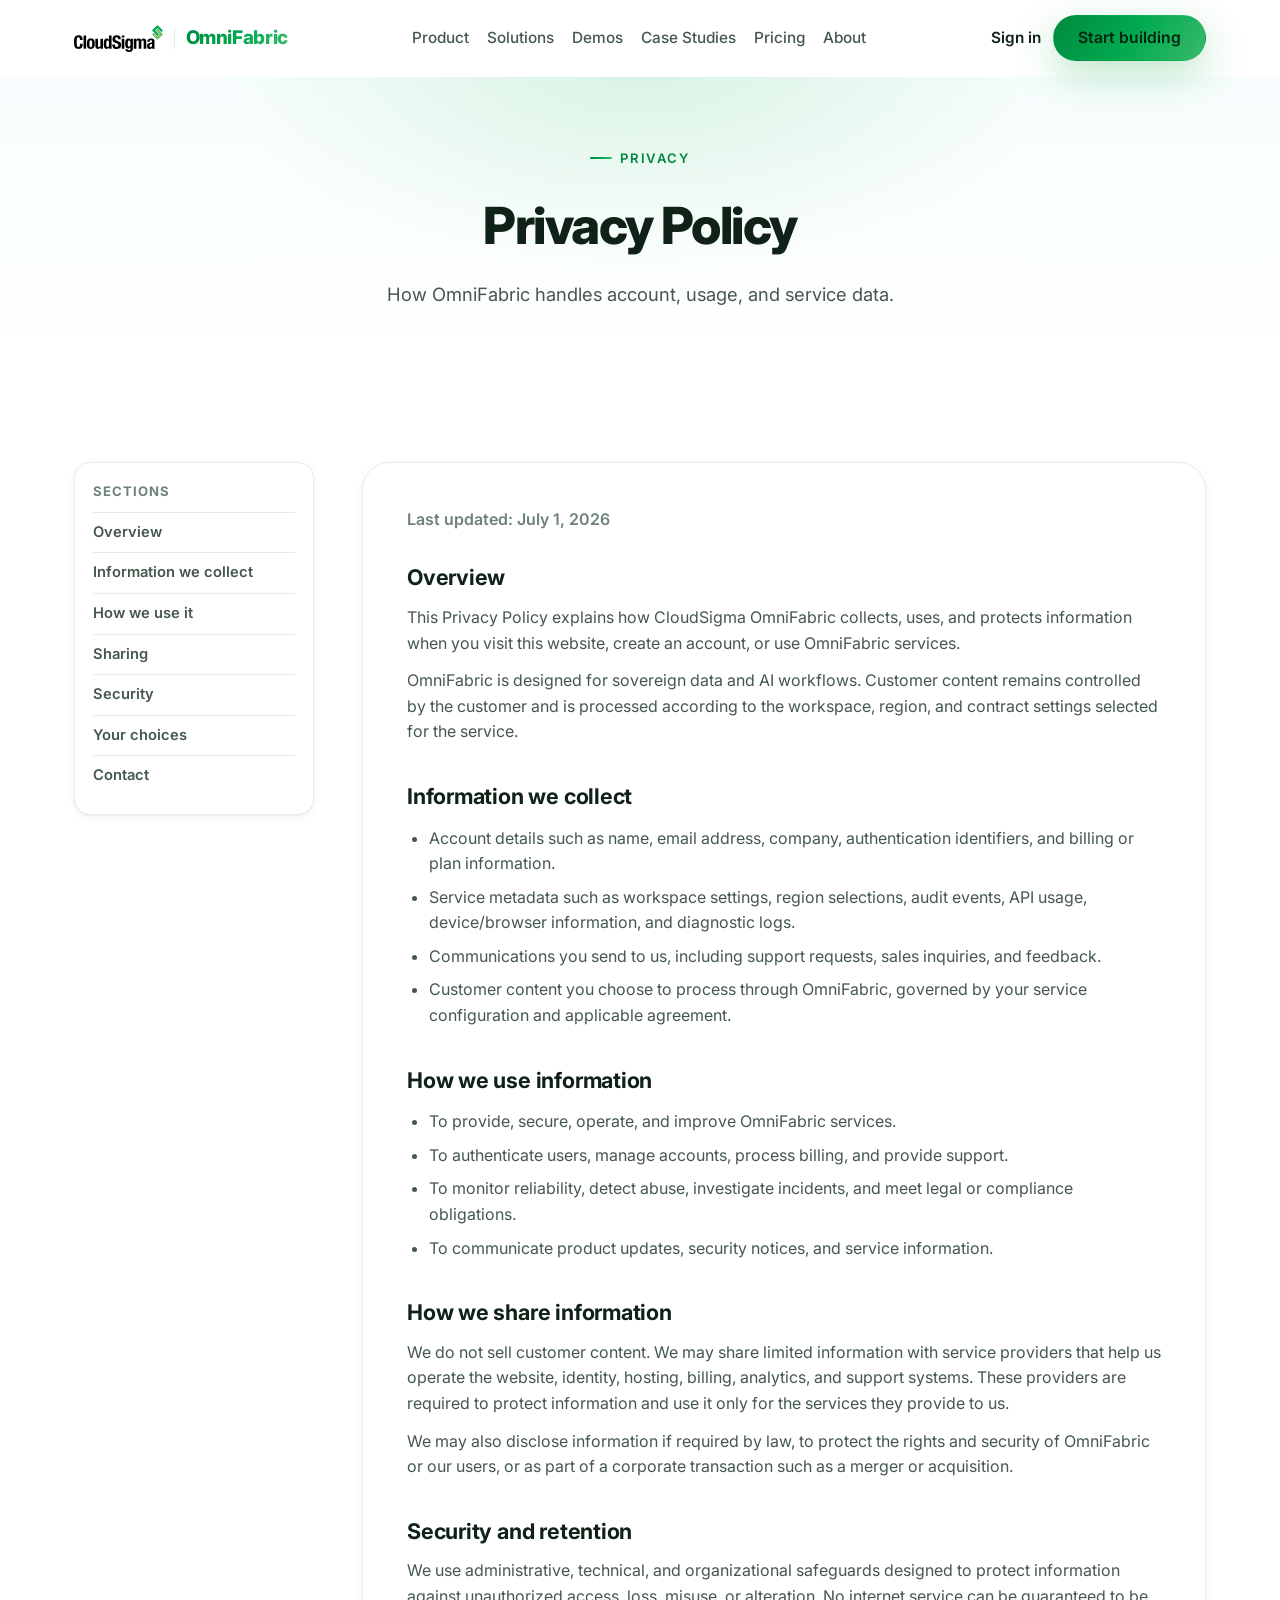
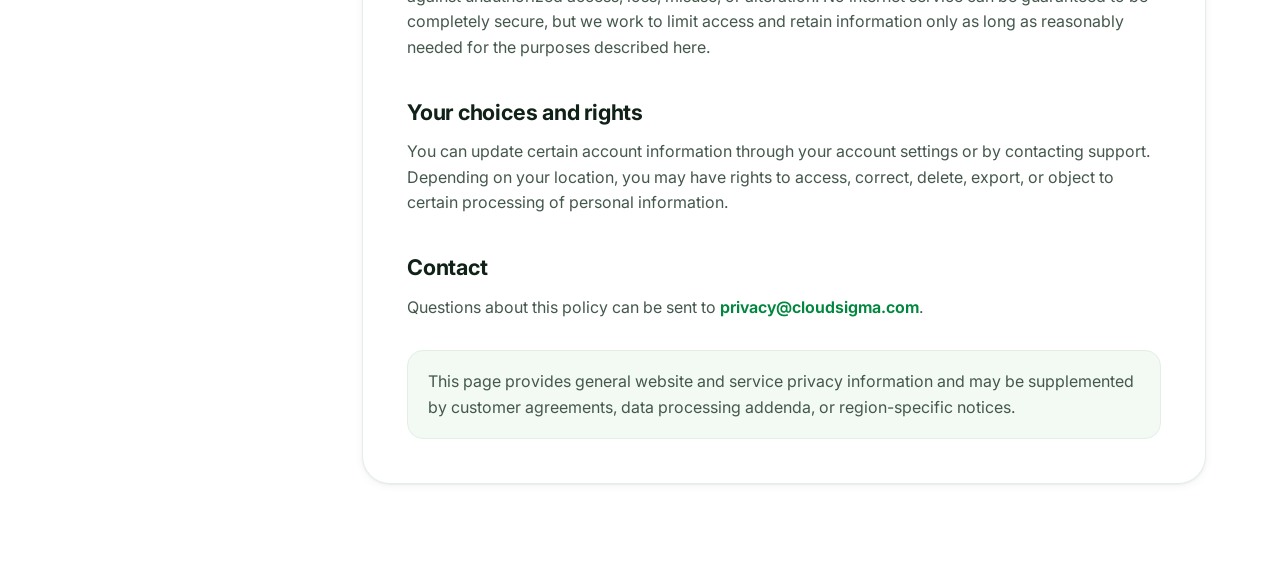
<file: privacy.html>
<!DOCTYPE html>
<html lang="en">
<head>
  <meta charset="UTF-8" />
  <meta name="viewport" content="width=device-width, initial-scale=1.0" />
  <title>Privacy Policy — CloudSigma OmniFabric</title>
  <meta name="description" content="OmniFabric Privacy Policy: how CloudSigma OmniFabric collects, uses, protects, and shares information." />
  <link rel="preconnect" href="https://fonts.googleapis.com" />
  <link rel="preconnect" href="https://fonts.gstatic.com" crossorigin />
  <link href="https://fonts.googleapis.com/css2?family=Inter:wght@400;500;600;700;800&display=swap" rel="stylesheet" />
  <link rel="stylesheet" href="assets/css/styles.css?v=15" />
</head>
<body>
  <header class="header" id="header">
    <div class="container">
      <nav class="nav" id="nav">
        <a class="brand" href="index.html" aria-label="CloudSigma OmniFabric home">
          <img class="cs-logo" src="assets/img/cloudsigma-logo.svg?v=15" alt="CloudSigma" width="90" height="27" />
          <span class="brand-div" aria-hidden="true"></span>
          <span class="wordmark">OmniFabric</span>
        </a>
        <ul class="nav-links">
          <li><a href="product.html" data-i18n="nav.product">Product</a></li>
          <li><a href="solutions.html" data-i18n="nav.solutions">Solutions</a></li>
          <li><a href="demo.html" data-i18n="nav.demo">Demos</a></li>
          <li><a href="customers.html" data-i18n="nav.customers">Case Studies</a></li>
          <li><a href="pricing.html" data-i18n="nav.pricing">Pricing</a></li>
          <li><a href="about.html" data-i18n="nav.about">About</a></li>
        </ul>
        <div class="nav-actions">
          <a href="#" class="signin" data-auth-action="login" data-i18n="nav.signin">Sign in</a>
          <a href="#" class="btn btn-primary" data-auth-action="register"><span data-i18n="nav.cta">Start building</span></a>
          <button class="nav-toggle" id="navToggle" aria-label="Toggle menu">
            <svg viewBox="0 0 24 24" fill="none" stroke="currentColor" stroke-width="2.2" stroke-linecap="round"><path d="M4 7h16M4 12h16M4 17h16"/></svg>
          </button>
        </div>
      </nav>
    </div>
  </header>

  <main class="legal-wrap">
    <section class="subhero">
      <div class="container">
        <span class="eyebrow center" style="display:inline-flex;">Privacy</span>
        <h1>Privacy Policy</h1>
        <p>How OmniFabric handles account, usage, and service data.</p>
      </div>
    </section>

    <section class="section">
      <div class="container legal-layout">
        <aside class="legal-toc" aria-label="Privacy Policy sections">
          <b>Sections</b>
          <a href="#overview">Overview</a>
          <a href="#data">Information we collect</a>
          <a href="#use">How we use it</a>
          <a href="#sharing">Sharing</a>
          <a href="#security">Security</a>
          <a href="#rights">Your choices</a>
          <a href="#contact">Contact</a>
        </aside>

        <article class="legal-doc">
          <p class="updated">Last updated: July 1, 2026</p>

          <h2 id="overview">Overview</h2>
          <p>This Privacy Policy explains how CloudSigma OmniFabric collects, uses, and protects information when you visit this website, create an account, or use OmniFabric services.</p>
          <p>OmniFabric is designed for sovereign data and AI workflows. Customer content remains controlled by the customer and is processed according to the workspace, region, and contract settings selected for the service.</p>

          <h2 id="data">Information we collect</h2>
          <ul>
            <li>Account details such as name, email address, company, authentication identifiers, and billing or plan information.</li>
            <li>Service metadata such as workspace settings, region selections, audit events, API usage, device/browser information, and diagnostic logs.</li>
            <li>Communications you send to us, including support requests, sales inquiries, and feedback.</li>
            <li>Customer content you choose to process through OmniFabric, governed by your service configuration and applicable agreement.</li>
          </ul>

          <h2 id="use">How we use information</h2>
          <ul>
            <li>To provide, secure, operate, and improve OmniFabric services.</li>
            <li>To authenticate users, manage accounts, process billing, and provide support.</li>
            <li>To monitor reliability, detect abuse, investigate incidents, and meet legal or compliance obligations.</li>
            <li>To communicate product updates, security notices, and service information.</li>
          </ul>

          <h2 id="sharing">How we share information</h2>
          <p>We do not sell customer content. We may share limited information with service providers that help us operate the website, identity, hosting, billing, analytics, and support systems. These providers are required to protect information and use it only for the services they provide to us.</p>
          <p>We may also disclose information if required by law, to protect the rights and security of OmniFabric or our users, or as part of a corporate transaction such as a merger or acquisition.</p>

          <h2 id="security">Security and retention</h2>
          <p>We use administrative, technical, and organizational safeguards designed to protect information against unauthorized access, loss, misuse, or alteration. No internet service can be guaranteed to be completely secure, but we work to limit access and retain information only as long as reasonably needed for the purposes described here.</p>

          <h2 id="rights">Your choices and rights</h2>
          <p>You can update certain account information through your account settings or by contacting support. Depending on your location, you may have rights to access, correct, delete, export, or object to certain processing of personal information.</p>

          <h2 id="contact">Contact</h2>
          <p>Questions about this policy can be sent to <a href="mailto:privacy@cloudsigma.com">privacy@cloudsigma.com</a>.</p>

          <div class="legal-note">This page provides general website and service privacy information and may be supplemented by customer agreements, data processing addenda, or region-specific notices.</div>
        </article>
      </div>
    </section>
  </main>

  <script>/* TEMP bridge: route auth CTAs to the static sign-in page until the
     CloudSigma SSO broker is deployed. Remove (or repoint to /auth/cloudsigma/*)
     once the broker service is live. */
  window.OMNIFABRIC_AUTH_CONFIG = { loginUrl: "auth.html", registerUrl: "auth.html" };</script>
  <script src="assets/js/i18n.js?v=15"></script>
  <script src="assets/js/auth.js"></script>
  <script src="assets/js/main.js?v=15"></script>
</body>
</html>
</file>
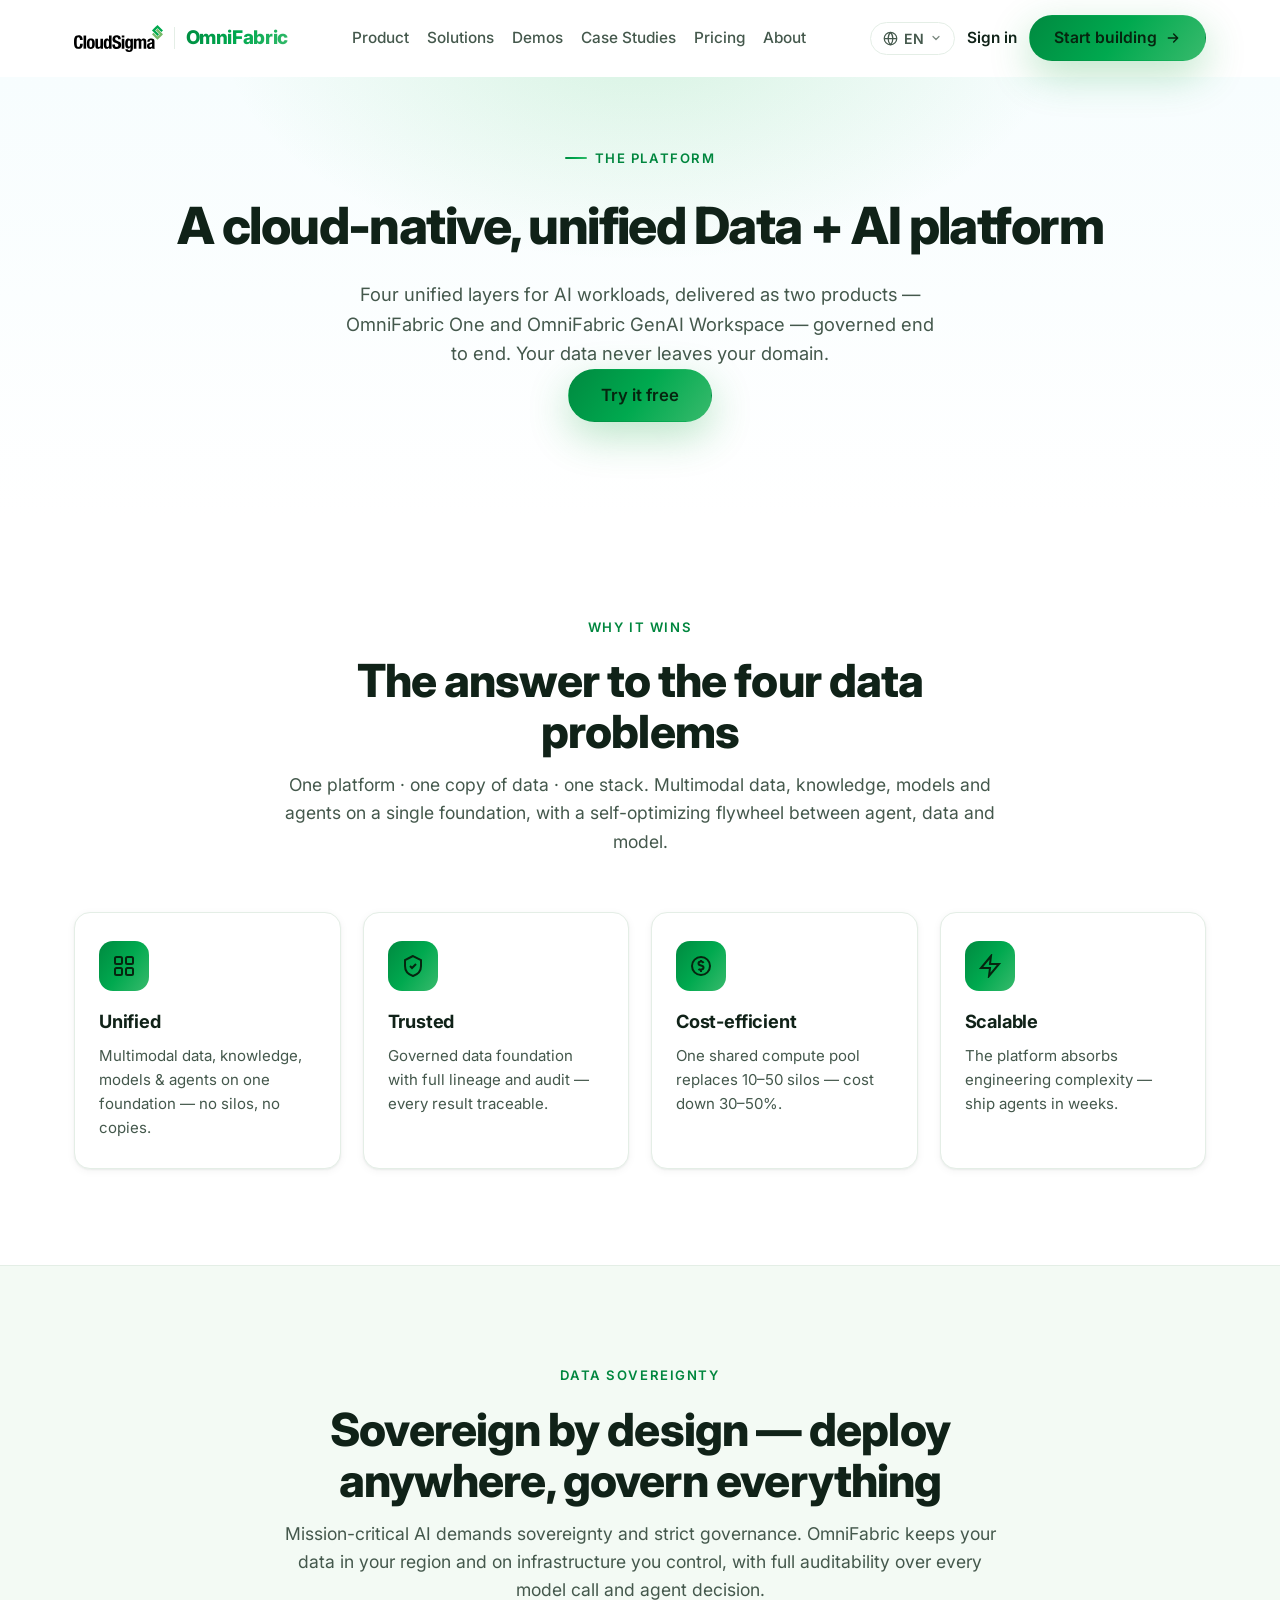
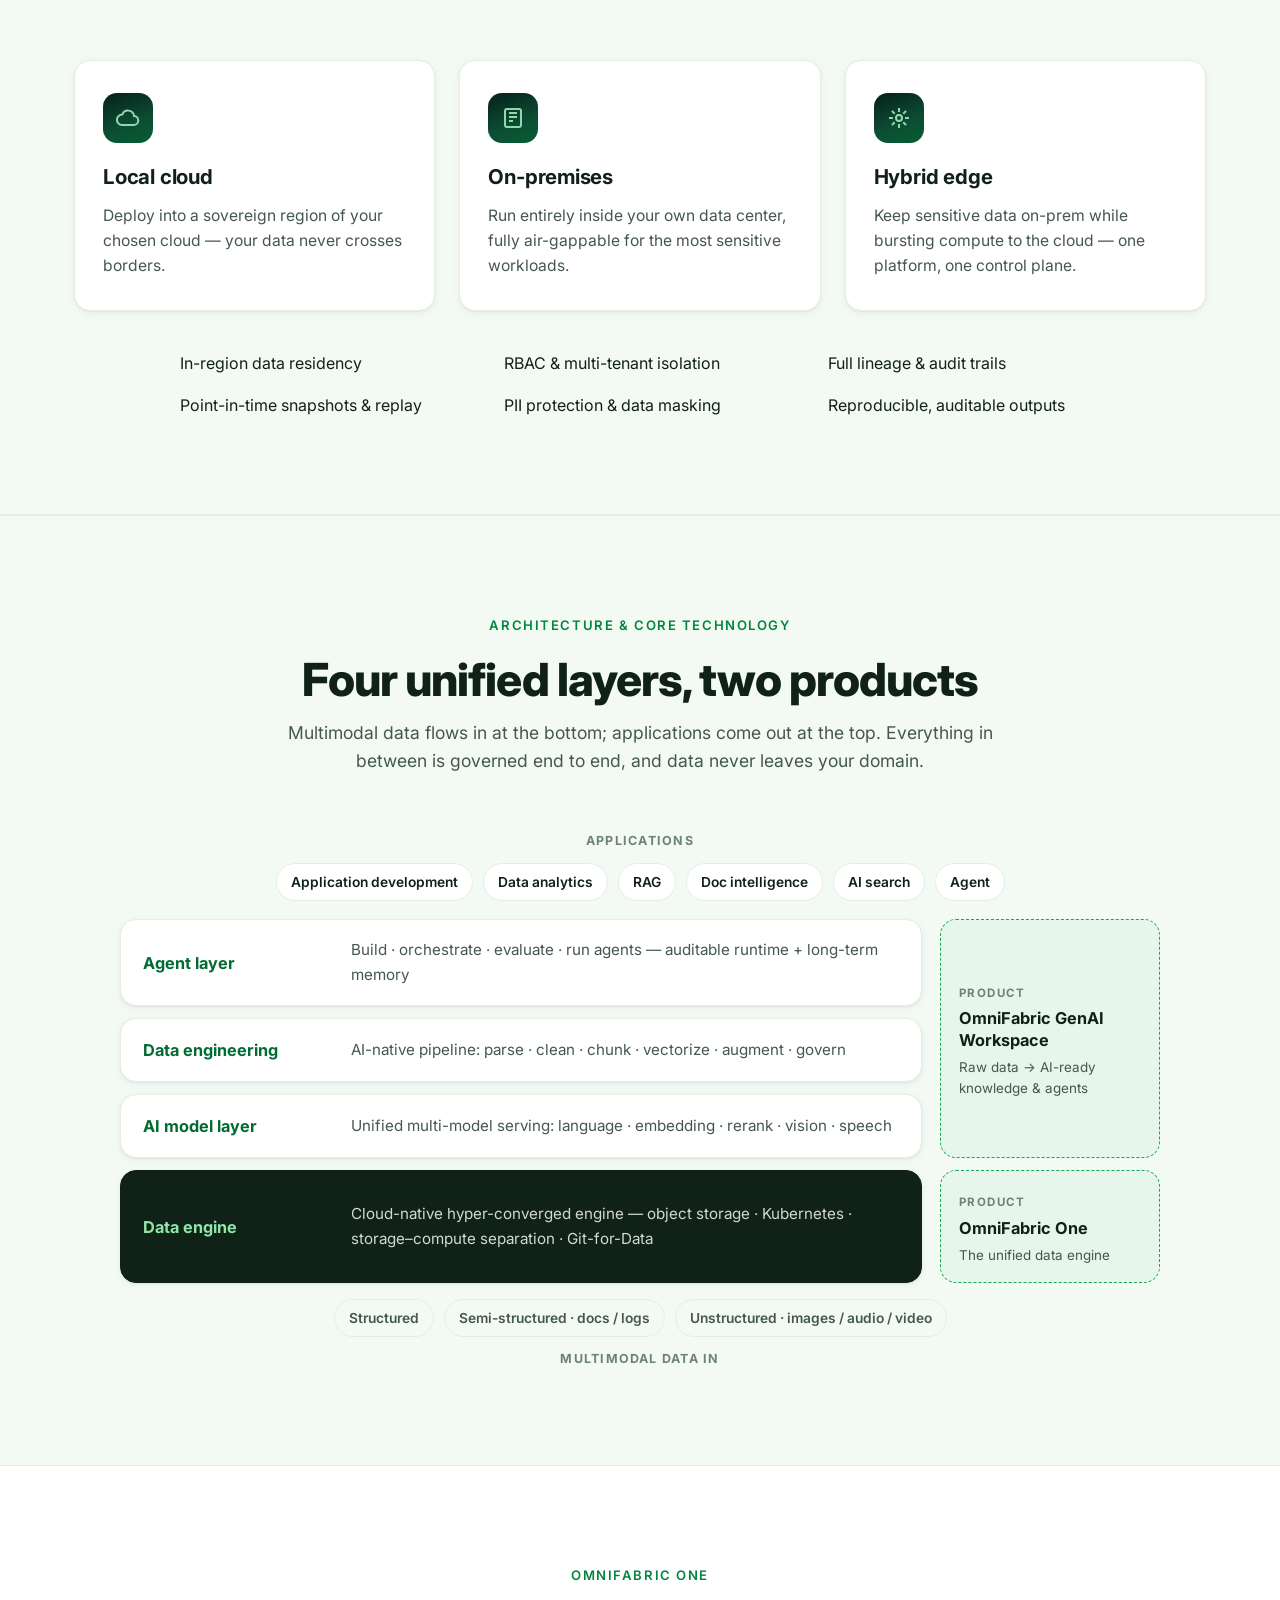
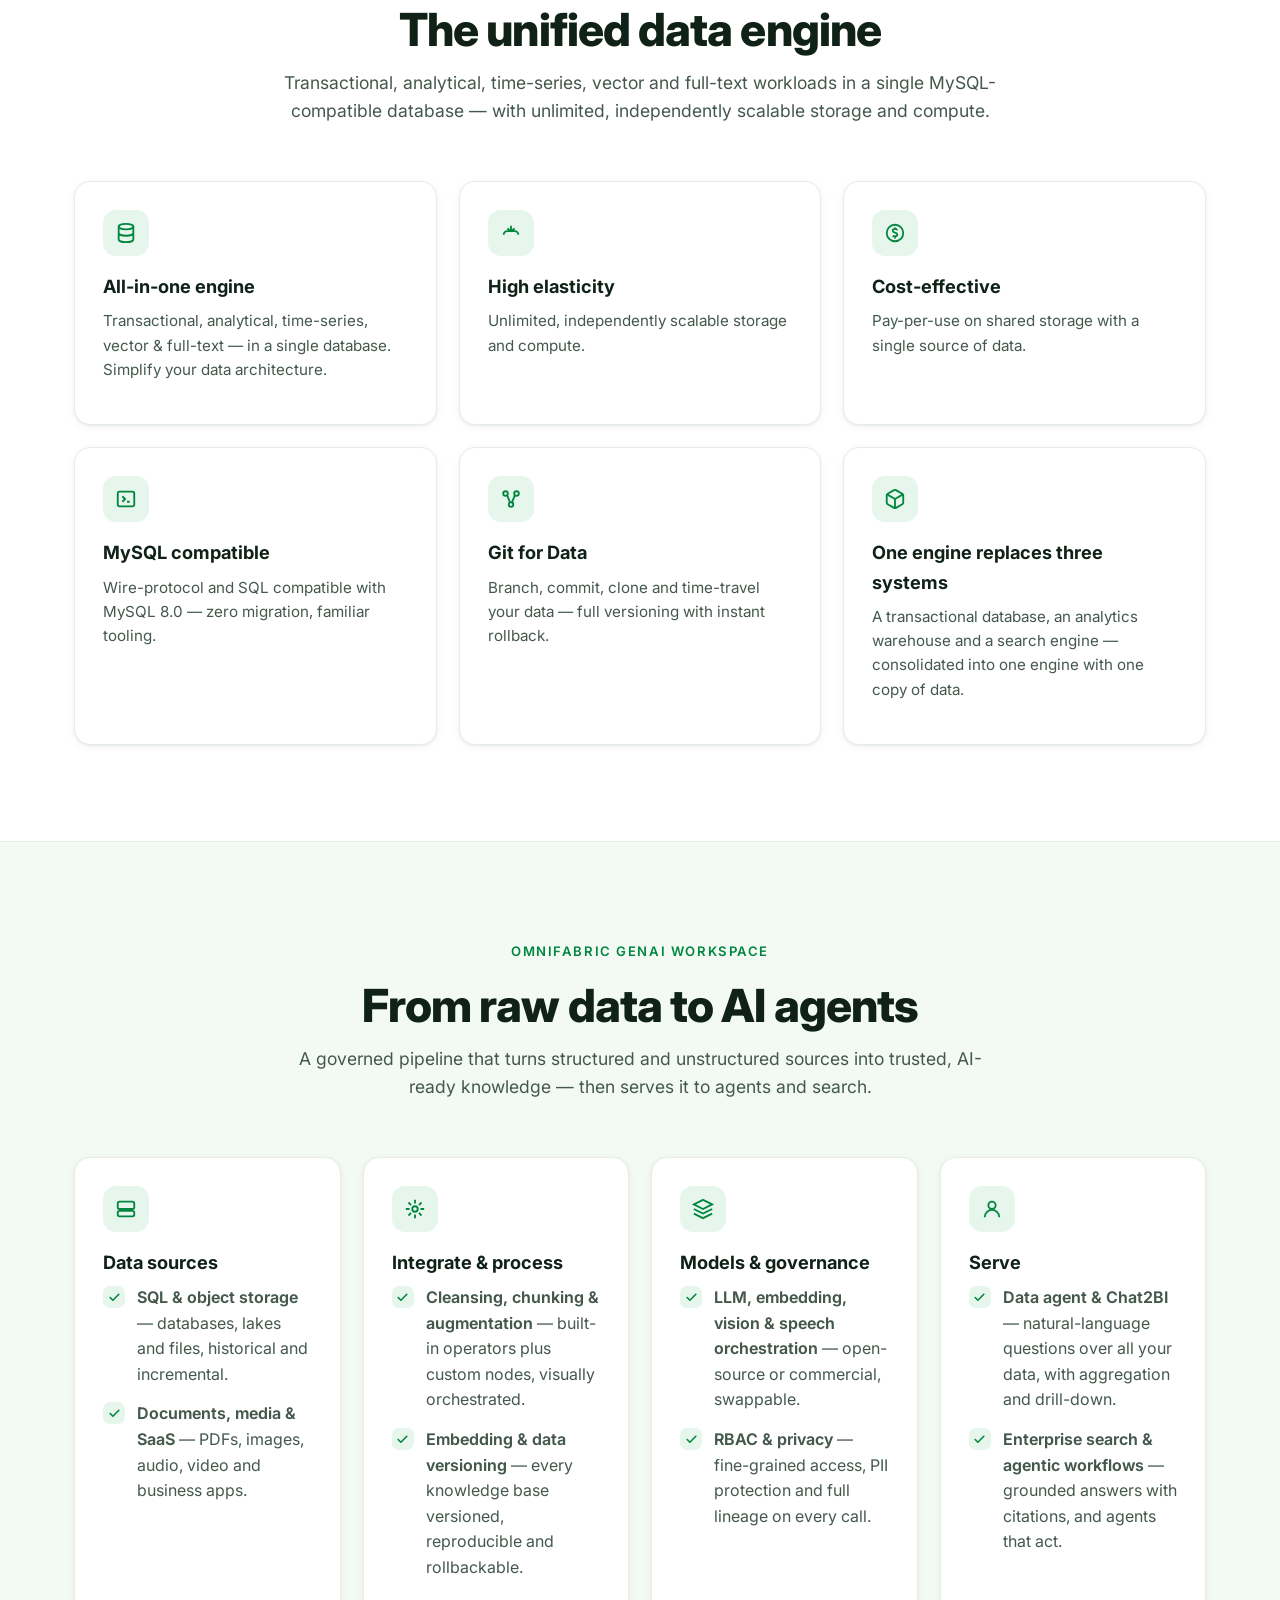
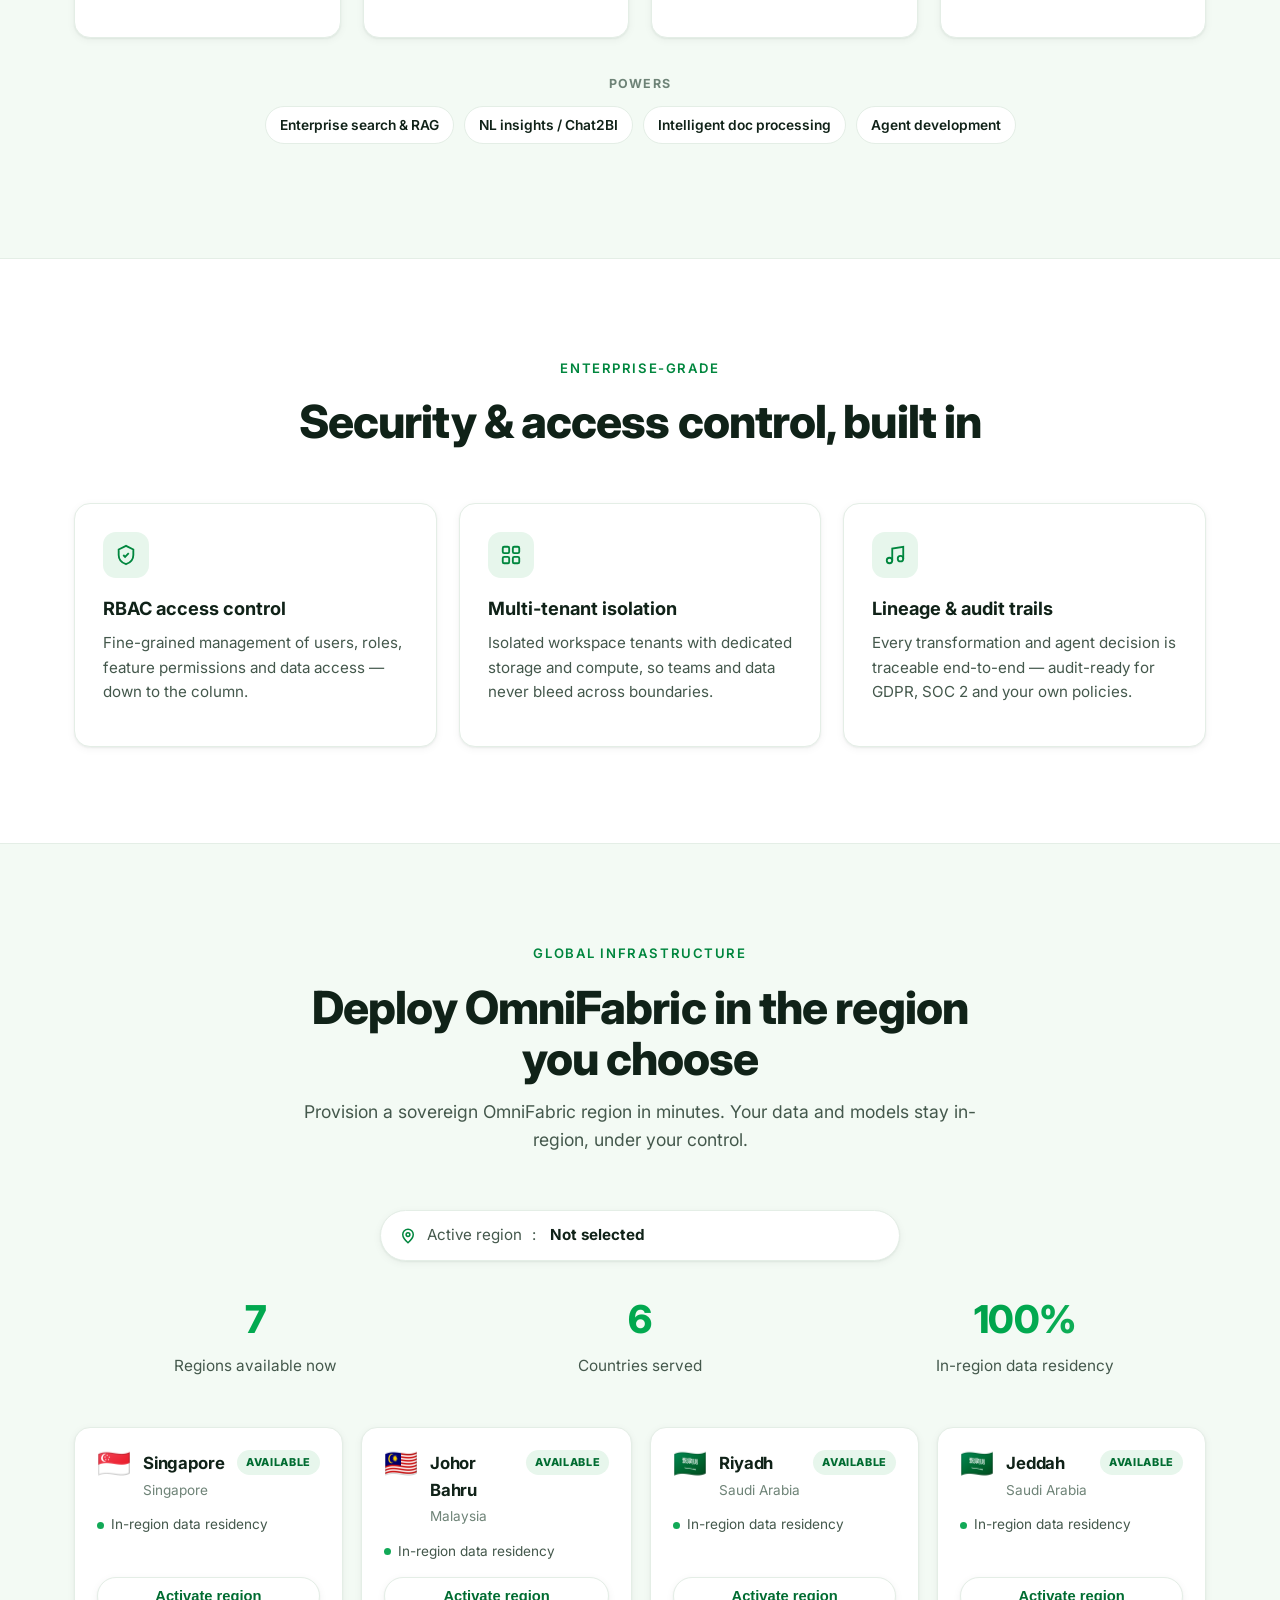
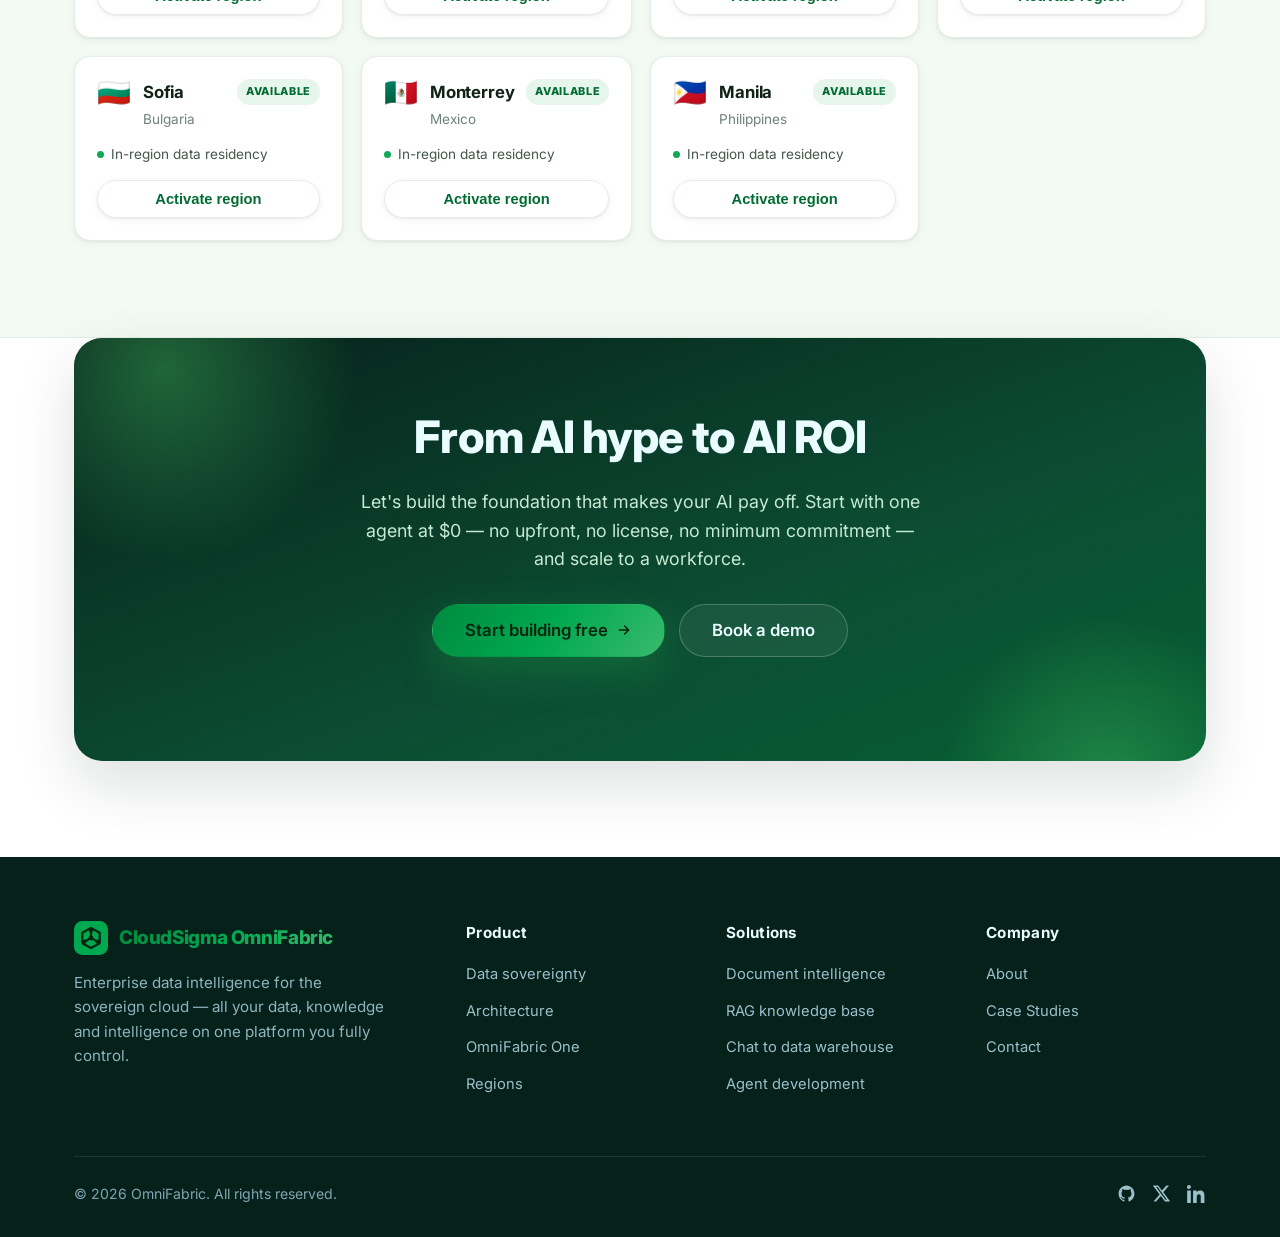
<file: product.html>
<!DOCTYPE html>
<html lang="en">
<head>
  <meta charset="UTF-8" />
  <meta name="viewport" content="width=device-width, initial-scale=1.0" />
  <title>Product — CloudSigma OmniFabric</title>
  <meta name="description" content="A cloud-native, unified Data + AI platform: four unified layers delivered as two products — OmniFabric One, the unified data engine, and OmniFabric GenAI Workspace, from raw data to AI agents — governed end to end." />
  <link rel="preconnect" href="https://fonts.googleapis.com" />
  <link rel="preconnect" href="https://fonts.gstatic.com" crossorigin />
  <link href="https://fonts.googleapis.com/css2?family=Inter:wght@400;500;600;700;800&display=swap" rel="stylesheet" />
  <link rel="stylesheet" href="assets/css/styles.css?v=15" />
  <link rel="icon" href="data:image/svg+xml,%3Csvg xmlns='http://www.w3.org/2000/svg' viewBox='0 0 32 32'%3E%3Cdefs%3E%3ClinearGradient id='g' x1='0' y1='0' x2='1' y2='1'%3E%3Cstop offset='0' stop-color='%2300a94f'/%3E%3Cstop offset='1' stop-color='%232fb265'/%3E%3C/linearGradient%3E%3C/defs%3E%3Crect width='32' height='32' rx='8' fill='url(%23g)'/%3E%3Cpath d='M16 6.5L24.2 11L24.2 21L16 25.5L7.8 21L7.8 11Z' fill='none' stroke='%2306250f' stroke-width='2.1' stroke-linejoin='round'/%3E%3Cpath d='M16 16L16 9.2M16 16L10 19.4M16 16L22 19.4' fill='none' stroke='%2306250f' stroke-width='2.1' stroke-linecap='round'/%3E%3Ccircle cx='16' cy='16' r='2.3' fill='%2306250f'/%3E%3Ccircle cx='16' cy='9.2' r='1.9' fill='%2306250f'/%3E%3Ccircle cx='10' cy='19.4' r='1.9' fill='%2306250f'/%3E%3Ccircle cx='22' cy='19.4' r='1.9' fill='%2306250f'/%3E%3C/svg%3E" />
</head>
<body>

  <!-- ============ HEADER ============ -->
  <header class="header" id="header">
    <div class="container">
      <nav class="nav" id="nav">
        <a class="brand" href="index.html" aria-label="CloudSigma OmniFabric home">
          <img class="cs-logo" src="assets/img/cloudsigma-logo.svg?v=15" alt="CloudSigma" width="90" height="27" />
          <span class="brand-div" aria-hidden="true"></span>
          <span class="wordmark">OmniFabric</span>
        </a>

        <ul class="nav-links">
          <li><a href="product.html" data-i18n="nav.product">Product</a></li>
          <li><a href="solutions.html" data-i18n="nav.solutions">Solutions</a></li>
          <li><a href="demo.html" data-i18n="nav.demo">Demos</a></li>
          <li><a href="customers.html" data-i18n="nav.customers">Case Studies</a></li>
          <li><a href="pricing.html" data-i18n="nav.pricing">Pricing</a></li>
          <li><a href="about.html" data-i18n="nav.about">About</a></li>
        </ul>

        <div class="nav-actions">
          <div class="lang-select">
            <button class="lang-btn" data-lang-btn aria-haspopup="true" aria-expanded="false" aria-label="Language">
              <svg class="globe" viewBox="0 0 24 24" fill="none" stroke="currentColor" stroke-width="2"><circle cx="12" cy="12" r="10"/><path d="M2 12h20M12 2a15 15 0 0 1 0 20M12 2a15 15 0 0 0 0 20"/></svg>
              <span data-lang-current>EN</span>
              <svg class="chev" viewBox="0 0 24 24" fill="none" stroke="currentColor" stroke-width="2.5" stroke-linecap="round" stroke-linejoin="round"><path d="M6 9l6 6 6-6"/></svg>
            </button>
            <ul class="lang-menu" data-lang-menu>
              <li><button data-set-lang="en">English</button></li>
              <li><button data-set-lang="zh">中文</button></li>
              <li><button data-set-lang="fr">Français</button></li>
              <li><button data-set-lang="es">Español</button></li>
              <li><button data-set-lang="ar">العربية</button></li>
              <li><button data-set-lang="id">Bahasa Indonesia</button></li>
            </ul>
          </div>
          <a href="#" class="signin" data-auth-action="login" data-i18n="nav.signin">Sign in</a>
          <a href="#" class="btn btn-primary" data-auth-action="register"><span data-i18n="nav.cta">Start building</span>
            <svg viewBox="0 0 24 24" fill="none" stroke="currentColor" stroke-width="2.2" stroke-linecap="round" stroke-linejoin="round"><path d="M5 12h14M13 6l6 6-6 6"/></svg>
          </a>
          <button class="nav-toggle" id="navToggle" aria-label="Toggle menu">
            <svg viewBox="0 0 24 24" fill="none" stroke="currentColor" stroke-width="2.2" stroke-linecap="round"><path d="M4 7h16M4 12h16M4 17h16"/></svg>
          </button>
        </div>
      </nav>
    </div>
  </header>

  <main>
    <!-- ============ SUB HERO ============ -->
    <section class="subhero">
      <div class="container">
        <span class="eyebrow center" style="display:inline-flex;" data-i18n="p.hero.eb">The platform</span>
        <h1 data-i18n="p.hero.h">A cloud-native, unified Data + AI platform</h1>
        <p data-i18n="p.hero.p">A one-stop Data + AI platform — from multi-source data ingestion to production
          intelligent applications, covering the full pipeline on one foundation.</p>
        <div class="hero-cta" style="justify-content:center;">
          <a data-i18n="p.hero.cta1" href="#get-started" class="btn btn-primary btn-lg">Try it free
            <svg viewBox="0 0 24 24" fill="none" stroke="currentColor" stroke-width="2.2" stroke-linecap="round" stroke-linejoin="round"><path d="M5 12h14M13 6l6 6-6 6"/></svg>
          </a>
        </div>
      </div>
    </section>

    <!-- ============ OVERVIEW ============ -->
    <section class="section">
      <div class="container">
        <div class="section-head center reveal">
          <span data-i18n="p.ov.eb" class="eyebrow">Why it wins</span>
          <h2 data-i18n="p.ov.h">The answer to the four data problems</h2>
          <p data-i18n="p.ov.p">One platform · one copy of data · one stack. Multimodal data, knowledge, models and agents on a single foundation, with a self-optimizing flywheel between agent, data and model.</p>
        </div>
        <div class="adv-grid" style="margin-bottom:0;">
          <article class="adv reveal">
            <div class="ic"><svg viewBox="0 0 24 24" fill="none" stroke="currentColor" stroke-width="2"><rect x="3" y="3" width="7" height="7" rx="1.5"/><rect x="14" y="3" width="7" height="7" rx="1.5"/><rect x="3" y="14" width="7" height="7" rx="1.5"/><rect x="14" y="14" width="7" height="7" rx="1.5"/></svg></div>
            <h3 data-i18n="p.w1.t">Unified</h3>
            <p data-i18n="p.w1.d">Multimodal data, knowledge, models &amp; agents on one foundation — no silos, no copies.</p>
          </article>
          <article class="adv reveal">
            <div class="ic"><svg viewBox="0 0 24 24" fill="none" stroke="currentColor" stroke-width="2"><path d="M12 2 4 6v6c0 5 3.4 8.5 8 10 4.6-1.5 8-5 8-10V6z"/><path d="m9 12 2 2 4-4"/></svg></div>
            <h3 data-i18n="p.w2.t">Trusted</h3>
            <p data-i18n="p.w2.d">Governed data foundation with full lineage and audit — every result traceable.</p>
          </article>
          <article class="adv reveal">
            <div class="ic"><svg viewBox="0 0 24 24" fill="none" stroke="currentColor" stroke-width="2"><circle cx="12" cy="12" r="9"/><path d="M14.5 9a2.5 2.5 0 0 0-2.5-1.5c-1.4 0-2.5.8-2.5 2s1.1 1.7 2.5 2 2.5.9 2.5 2-1.1 2-2.5 2A2.5 2.5 0 0 1 9.5 15M12 6v1.5M12 16.5V18"/></svg></div>
            <h3 data-i18n="p.w3.t">Cost-efficient</h3>
            <p data-i18n="p.w3.d">One shared compute pool replaces 10–50 silos — cost down 30–50%.</p>
          </article>
          <article class="adv reveal">
            <div class="ic"><svg viewBox="0 0 24 24" fill="none" stroke="currentColor" stroke-width="2"><path d="M13 2 3 14h9l-1 8 10-12h-9z"/></svg></div>
            <h3 data-i18n="p.w4.t">Scalable</h3>
            <p data-i18n="p.w4.d">The platform absorbs engineering complexity — ship agents in weeks.</p>
          </article>
        </div>
      </div>
    </section>

    <!-- ============ DATA SOVEREIGNTY ============ -->
    <section class="section" id="sovereignty" style="background:var(--surface-2);border-top:1px solid var(--line);border-bottom:1px solid var(--line);">
      <div class="container">
        <div class="section-head center reveal">
          <span class="eyebrow" data-i18n="sov.h.eb">Data sovereignty</span>
          <h2 data-i18n="sov.p.h">Sovereign by design — deploy anywhere, govern everything</h2>
          <p data-i18n="sov.p.p">Mission-critical AI demands sovereignty and strict governance. OmniFabric keeps your data in your region and on infrastructure you control, with full auditability over every model call and agent decision.</p>
        </div>
        <div class="pillars-grid">
          <article class="pillar reveal">
            <div class="ic"><svg viewBox="0 0 24 24" fill="none" stroke="currentColor" stroke-width="2"><path d="M17.5 19a4.5 4.5 0 0 0 .5-9 6 6 0 0 0-11.6-1.5A4 4 0 0 0 6 19z"/></svg></div>
            <h3 data-i18n="sov.p.m1t">Local cloud</h3>
            <p data-i18n="sov.p.m1d">Deploy into a sovereign region of your chosen cloud — your data never crosses borders.</p>
          </article>
          <article class="pillar reveal">
            <div class="ic"><svg viewBox="0 0 24 24" fill="none" stroke="currentColor" stroke-width="2"><rect x="4" y="3" width="16" height="18" rx="2"/><path d="M8 7h8M8 11h8M8 15h4"/></svg></div>
            <h3 data-i18n="sov.p.m2t">On-premises</h3>
            <p data-i18n="sov.p.m2d">Run entirely inside your own data center, fully air-gappable for the most sensitive workloads.</p>
          </article>
          <article class="pillar reveal">
            <div class="ic"><svg viewBox="0 0 24 24" fill="none" stroke="currentColor" stroke-width="2"><circle cx="12" cy="12" r="3"/><path d="M12 2v4M12 18v4M4.9 4.9l2.8 2.8M16.3 16.3l2.8 2.8M2 12h4M18 12h4M4.9 19.1l2.8-2.8M16.3 7.7l2.8-2.8"/></svg></div>
            <h3 data-i18n="sov.p.m3t">Hybrid edge</h3>
            <p data-i18n="sov.p.m3d">Keep sensitive data on-prem while bursting compute to the cloud — one platform, one control plane.</p>
          </article>
        </div>
        <div class="reveal" style="max-width:940px;margin:40px auto 0;display:grid;grid-template-columns:repeat(auto-fit,minmax(250px,1fr));gap:16px 32px;">
          <div style="display:flex;align-items:flex-start;gap:10px;"><span class="ck"><svg viewBox="0 0 24 24" fill="none" stroke="currentColor" stroke-width="3" stroke-linecap="round" stroke-linejoin="round"><path d="M20 6 9 17l-5-5"/></svg></span><span data-i18n="sov.p.g1">In-region data residency</span></div>
          <div style="display:flex;align-items:flex-start;gap:10px;"><span class="ck"><svg viewBox="0 0 24 24" fill="none" stroke="currentColor" stroke-width="3" stroke-linecap="round" stroke-linejoin="round"><path d="M20 6 9 17l-5-5"/></svg></span><span data-i18n="sov.p.g2">RBAC &amp; multi-tenant isolation</span></div>
          <div style="display:flex;align-items:flex-start;gap:10px;"><span class="ck"><svg viewBox="0 0 24 24" fill="none" stroke="currentColor" stroke-width="3" stroke-linecap="round" stroke-linejoin="round"><path d="M20 6 9 17l-5-5"/></svg></span><span data-i18n="sov.p.g3">Full lineage &amp; audit trails</span></div>
          <div style="display:flex;align-items:flex-start;gap:10px;"><span class="ck"><svg viewBox="0 0 24 24" fill="none" stroke="currentColor" stroke-width="3" stroke-linecap="round" stroke-linejoin="round"><path d="M20 6 9 17l-5-5"/></svg></span><span data-i18n="sov.p.g4">Point-in-time snapshots &amp; replay</span></div>
          <div style="display:flex;align-items:flex-start;gap:10px;"><span class="ck"><svg viewBox="0 0 24 24" fill="none" stroke="currentColor" stroke-width="3" stroke-linecap="round" stroke-linejoin="round"><path d="M20 6 9 17l-5-5"/></svg></span><span data-i18n="sov.p.g5">PII protection &amp; data masking</span></div>
          <div style="display:flex;align-items:flex-start;gap:10px;"><span class="ck"><svg viewBox="0 0 24 24" fill="none" stroke="currentColor" stroke-width="3" stroke-linecap="round" stroke-linejoin="round"><path d="M20 6 9 17l-5-5"/></svg></span><span data-i18n="sov.p.g6">Reproducible, auditable outputs</span></div>
        </div>
      </div>
    </section>

    <!-- ============ ARCHITECTURE ============ -->
    <section class="section" id="architecture" style="background:var(--surface-2);border-top:1px solid var(--line);border-bottom:1px solid var(--line);">
      <div class="container">
        <div class="section-head center reveal">
          <span data-i18n="p.arch.eb" class="eyebrow">Architecture &amp; core technology</span>
          <h2 data-i18n="p.arch.h">Four unified layers, two products</h2>
          <p data-i18n="p.arch.p">Multimodal data flows in at the bottom; applications come out at the top. Everything in between is governed end to end, and data never leaves your domain.</p>
        </div>

        <div class="arch reveal">
          <p class="arch-cap" data-i18n="p.arch.apps">Applications</p>
          <div class="arch-apps">
            <span data-i18n="p.app1">Application development</span>
            <span data-i18n="p.app2">Data analytics</span>
            <span data-i18n="p.app3">RAG</span>
            <span data-i18n="p.app4">Doc intelligence</span>
            <span data-i18n="p.app5">AI search</span>
            <span data-i18n="p.app6">Agent</span>
          </div>

          <div class="arch-stack">
            <div class="arch-layer">
              <h4 data-i18n="p.ly1.t">Agent layer</h4>
              <p data-i18n="p.ly1.d">Build · orchestrate · evaluate · run agents — auditable runtime + long-term memory</p>
            </div>
            <div class="arch-prod" style="grid-row:1 / span 3;">
              <span class="k" data-i18n="p.prod.lbl">Product</span>
              <b data-i18n="p.prod1">OmniFabric GenAI Workspace</b>
              <span data-i18n="p.prod1.sub">Raw data → AI-ready knowledge &amp; agents</span>
            </div>
            <div class="arch-layer">
              <h4 data-i18n="p.ly2.t">Data engineering</h4>
              <p data-i18n="p.ly2.d">AI-native pipeline: parse · clean · chunk · vectorize · augment · govern</p>
            </div>
            <div class="arch-layer">
              <h4 data-i18n="p.ly3.t">AI model layer</h4>
              <p data-i18n="p.ly3.d">Unified multi-model serving: language · embedding · rerank · vision · speech</p>
            </div>
            <div class="arch-layer engine">
              <h4 data-i18n="p.ly4.t">Data engine</h4>
              <p data-i18n="p.ly4.d">Cloud-native hyper-converged engine — object storage · Kubernetes · storage–compute separation · Git-for-Data</p>
            </div>
            <div class="arch-prod one">
              <span class="k" data-i18n="p.prod.lbl">Product</span>
              <b data-i18n="p.prod2">OmniFabric One</b>
              <span data-i18n="p.prod2.sub">The unified data engine</span>
            </div>
          </div>

          <div class="arch-in">
            <span data-i18n="p.in1">Structured</span>
            <span data-i18n="p.in2">Semi-structured · docs / logs</span>
            <span data-i18n="p.in3">Unstructured · images / audio / video</span>
          </div>
          <p class="arch-cap" style="margin-top:12px;" data-i18n="p.arch.in">Multimodal data in</p>
        </div>
      </div>
    </section>

    <!-- ============ OMNIFABRIC ONE ============ -->
    <section class="section" id="one">
      <div class="container">
        <div class="section-head center reveal">
          <span data-i18n="p.eng.eb" class="eyebrow">OmniFabric One</span>
          <h2 data-i18n="p.eng.h">The unified data engine</h2>
          <p data-i18n="p.eng.p">Transactional, analytical, time-series, vector and full-text workloads in a single MySQL-compatible database — with unlimited, independently scalable storage and compute.</p>
        </div>
        <div class="sol-grid">
          <article class="sol reveal">
            <div class="ic"><svg viewBox="0 0 24 24" fill="none" stroke="currentColor" stroke-width="2"><ellipse cx="12" cy="5" rx="8" ry="3"/><path d="M4 5v14c0 1.7 3.6 3 8 3s8-1.3 8-3V5M4 12c0 1.7 3.6 3 8 3s8-1.3 8-3"/></svg></div>
            <h4 data-i18n="p.eng1.s">All-in-one engine</h4>
            <p data-i18n="p.eng1.d">Transactional, analytical, time-series, vector &amp; full-text — in a single database. Simplify your data architecture.</p>
          </article>
          <article class="sol reveal">
            <div class="ic"><svg viewBox="0 0 24 24" fill="none" stroke="currentColor" stroke-width="2"><path d="M4 14a4 4 0 0 1 4-4h8a4 4 0 0 1 4 4M12 4v6M8 7l4 3 4-3"/></svg></div>
            <h4 data-i18n="p.eng2.s">High elasticity</h4>
            <p data-i18n="p.eng2.d">Unlimited, independently scalable storage and compute.</p>
          </article>
          <article class="sol reveal">
            <div class="ic"><svg viewBox="0 0 24 24" fill="none" stroke="currentColor" stroke-width="2"><circle cx="12" cy="12" r="9"/><path d="M14.5 9a2.5 2.5 0 0 0-2.5-1.5c-1.4 0-2.5.8-2.5 2s1.1 1.7 2.5 2 2.5.9 2.5 2-1.1 2-2.5 2A2.5 2.5 0 0 1 9.5 15M12 6v1.5M12 16.5V18"/></svg></div>
            <h4 data-i18n="p.eng3.s">Cost-effective</h4>
            <p data-i18n="p.eng3.d">Pay-per-use on shared storage with a single source of data.</p>
          </article>
          <article class="sol reveal">
            <div class="ic"><svg viewBox="0 0 24 24" fill="none" stroke="currentColor" stroke-width="2"><path d="M8 9l3 3-3 3M13 15h3"/><rect x="3" y="4" width="18" height="16" rx="2"/></svg></div>
            <h4 data-i18n="p.eng4.s">MySQL compatible</h4>
            <p data-i18n="p.eng4.d">Wire-protocol and SQL compatible with MySQL 8.0 — zero migration, familiar tooling.</p>
          </article>
          <article class="sol reveal">
            <div class="ic"><svg viewBox="0 0 24 24" fill="none" stroke="currentColor" stroke-width="2"><circle cx="6" cy="6" r="2.5"/><circle cx="18" cy="6" r="2.5"/><circle cx="12" cy="18" r="2.5"/><path d="M7.6 7.6 11 16M16.4 7.6 13 16"/></svg></div>
            <h4 data-i18n="p.eng5.s">Git for Data</h4>
            <p data-i18n="p.eng5.d">Branch, commit, clone and time-travel your data — full versioning with instant rollback.</p>
          </article>
          <article class="sol reveal">
            <div class="ic"><svg viewBox="0 0 24 24" fill="none" stroke="currentColor" stroke-width="2"><path d="M21 16V8a2 2 0 0 0-1-1.7l-7-4a2 2 0 0 0-2 0l-7 4A2 2 0 0 0 3 8v8a2 2 0 0 0 1 1.7l7 4a2 2 0 0 0 2 0l7-4A2 2 0 0 0 21 16z"/><path d="M3.3 7 12 12l8.7-5M12 22V12"/></svg></div>
            <h4 data-i18n="p.eng6.s">One engine replaces three systems</h4>
            <p data-i18n="p.eng6.d">A transactional database, an analytics warehouse and a search engine — consolidated into one engine with one copy of data.</p>
          </article>
        </div>
      </div>
    </section>

    <!-- ============ GENAI WORKSPACE ============ -->
    <section class="section" id="workspace" style="background:var(--surface-2);border-top:1px solid var(--line);border-bottom:1px solid var(--line);">
      <div class="container">
        <div class="section-head center reveal">
          <span data-i18n="p.cm.eb" class="eyebrow">OmniFabric GenAI Workspace</span>
          <h2 data-i18n="p.cm.h">From raw data to AI agents</h2>
          <p data-i18n="p.cm.p">A governed pipeline that turns structured and unstructured sources into trusted, AI-ready knowledge — then serves it to agents and search.</p>
        </div>
        <div class="grid-4">
          <article class="sol reveal">
            <div class="ic"><svg viewBox="0 0 24 24" fill="none" stroke="currentColor" stroke-width="2"><rect x="3" y="4" width="18" height="8" rx="2"/><rect x="3" y="14" width="18" height="6" rx="2"/><path d="M7 8h.01M7 17h.01"/></svg></div>
            <h4 data-i18n="p.cm1.t">Data sources</h4>
            <ul class="fb-list">
              <li><span class="ck"><svg viewBox="0 0 24 24" fill="none" stroke="currentColor" stroke-width="3" stroke-linecap="round" stroke-linejoin="round"><path d="M20 6 9 17l-5-5"/></svg></span><span data-i18n="p.cm1.f1"><b>SQL &amp; object storage</b> — databases, lakes and files, historical and incremental.</span></li>
              <li><span class="ck"><svg viewBox="0 0 24 24" fill="none" stroke="currentColor" stroke-width="3" stroke-linecap="round" stroke-linejoin="round"><path d="M20 6 9 17l-5-5"/></svg></span><span data-i18n="p.cm1.f2"><b>Documents, media &amp; SaaS</b> — PDFs, images, audio, video and business apps.</span></li>
            </ul>
          </article>
          <article class="sol reveal">
            <div class="ic"><svg viewBox="0 0 24 24" fill="none" stroke="currentColor" stroke-width="2"><circle cx="12" cy="12" r="3"/><path d="M12 2v4M12 18v4M4.9 4.9l2.8 2.8M16.3 16.3l2.8 2.8M2 12h4M18 12h4M4.9 19.1l2.8-2.8M16.3 7.7l2.8-2.8"/></svg></div>
            <h4 data-i18n="p.cm2.t">Integrate &amp; process</h4>
            <ul class="fb-list">
              <li><span class="ck"><svg viewBox="0 0 24 24" fill="none" stroke="currentColor" stroke-width="3" stroke-linecap="round" stroke-linejoin="round"><path d="M20 6 9 17l-5-5"/></svg></span><span data-i18n="p.cm2.f1"><b>Cleansing, chunking &amp; augmentation</b> — built-in operators plus custom nodes, visually orchestrated.</span></li>
              <li><span class="ck"><svg viewBox="0 0 24 24" fill="none" stroke="currentColor" stroke-width="3" stroke-linecap="round" stroke-linejoin="round"><path d="M20 6 9 17l-5-5"/></svg></span><span data-i18n="p.cm2.f2"><b>Embedding &amp; data versioning</b> — every knowledge base versioned, reproducible and rollbackable.</span></li>
            </ul>
          </article>
          <article class="sol reveal">
            <div class="ic"><svg viewBox="0 0 24 24" fill="none" stroke="currentColor" stroke-width="2"><path d="M12 2 2 7l10 5 10-5-10-5Z"/><path d="M2 17l10 5 10-5M2 12l10 5 10-5"/></svg></div>
            <h4 data-i18n="p.cm3.t">Models &amp; governance</h4>
            <ul class="fb-list">
              <li><span class="ck"><svg viewBox="0 0 24 24" fill="none" stroke="currentColor" stroke-width="3" stroke-linecap="round" stroke-linejoin="round"><path d="M20 6 9 17l-5-5"/></svg></span><span data-i18n="p.cm3.f1"><b>LLM, embedding, vision &amp; speech orchestration</b> — open-source or commercial, swappable.</span></li>
              <li><span class="ck"><svg viewBox="0 0 24 24" fill="none" stroke="currentColor" stroke-width="3" stroke-linecap="round" stroke-linejoin="round"><path d="M20 6 9 17l-5-5"/></svg></span><span data-i18n="p.cm3.f2"><b>RBAC &amp; privacy</b> — fine-grained access, PII protection and full lineage on every call.</span></li>
            </ul>
          </article>
          <article class="sol reveal">
            <div class="ic"><svg viewBox="0 0 24 24" fill="none" stroke="currentColor" stroke-width="2"><circle cx="12" cy="8" r="4"/><path d="M4 21a8 8 0 0 1 16 0"/></svg></div>
            <h4 data-i18n="p.cm4.t">Serve</h4>
            <ul class="fb-list">
              <li><span class="ck"><svg viewBox="0 0 24 24" fill="none" stroke="currentColor" stroke-width="3" stroke-linecap="round" stroke-linejoin="round"><path d="M20 6 9 17l-5-5"/></svg></span><span data-i18n="p.cm4.f1"><b>Data agent &amp; Chat2BI</b> — natural-language questions over all your data, with aggregation and drill-down.</span></li>
              <li><span class="ck"><svg viewBox="0 0 24 24" fill="none" stroke="currentColor" stroke-width="3" stroke-linecap="round" stroke-linejoin="round"><path d="M20 6 9 17l-5-5"/></svg></span><span data-i18n="p.cm4.f2"><b>Enterprise search &amp; agentic workflows</b> — grounded answers with citations, and agents that act.</span></li>
            </ul>
          </article>
        </div>
        <p class="arch-cap reveal" style="margin:36px 0 12px;" data-i18n="p.cm.pw">Powers</p>
        <div class="arch-apps reveal">
          <span data-i18n="p.pw1">Enterprise search &amp; RAG</span>
          <span data-i18n="p.pw2">NL insights / Chat2BI</span>
          <span data-i18n="p.pw3">Intelligent doc processing</span>
          <span data-i18n="p.pw4">Agent development</span>
        </div>
      </div>
    </section>

    <!-- ============ SECURITY ============ -->
    <section class="section">
      <div class="container">
        <div class="section-head center reveal">
          <span data-i18n="p.sec.eb" class="eyebrow">Enterprise-grade</span>
          <h2 data-i18n="p.sec.h">Security &amp; access control, built in</h2>
        </div>
        <div class="sol-grid">
          <article class="sol reveal">
            <div class="ic"><svg viewBox="0 0 24 24" fill="none" stroke="currentColor" stroke-width="2"><path d="M12 2 4 6v6c0 5 3.4 8.5 8 10 4.6-1.5 8-5 8-10V6z"/><path d="m9 12 2 2 4-4"/></svg></div>
            <h4 data-i18n="p.sec1.t">RBAC access control</h4>
            <p data-i18n="p.sec1.d">Fine-grained management of users, roles, feature permissions and data access — down to the column.</p>
          </article>
          <article class="sol reveal">
            <div class="ic"><svg viewBox="0 0 24 24" fill="none" stroke="currentColor" stroke-width="2"><rect x="3" y="3" width="7" height="7" rx="1.5"/><rect x="14" y="3" width="7" height="7" rx="1.5"/><rect x="3" y="14" width="7" height="7" rx="1.5"/><rect x="14" y="14" width="7" height="7" rx="1.5"/></svg></div>
            <h4 data-i18n="p.sec2.t">Multi-tenant isolation</h4>
            <p data-i18n="p.sec2.d">Isolated workspace tenants with dedicated storage and compute, so teams and data never bleed across boundaries.</p>
          </article>
          <article class="sol reveal">
            <div class="ic"><svg viewBox="0 0 24 24" fill="none" stroke="currentColor" stroke-width="2"><path d="M9 18V5l12-2v13"/><circle cx="6" cy="18" r="3"/><circle cx="18" cy="16" r="3"/></svg></div>
            <h4 data-i18n="p.sec3.t">Lineage &amp; audit trails</h4>
            <p data-i18n="p.sec3.d">Every transformation and agent decision is traceable end-to-end — audit-ready for GDPR, SOC 2 and your own policies.</p>
          </article>
        </div>
      </div>
    </section>

    <!-- ============ REGIONS (folded in) ============ -->
    <section class="section" id="regions" style="background:var(--surface-2);border-top:1px solid var(--line);border-bottom:1px solid var(--line);">
      <div class="container">
        <div class="section-head center reveal">
          <span class="eyebrow" data-i18n="rg.eyebrow">Global infrastructure</span>
          <h2 data-i18n="rg.title">Activate OmniFabric in the region you choose</h2>
          <p data-i18n="rg.desc">Pick a location and provision a sovereign OmniFabric region in minutes — your data and models stay in-region, under your control.</p>
        </div>

        <div class="region-banner" id="regionBanner" data-active="false" style="margin:0 auto 28px;">
          <svg class="pin" viewBox="0 0 24 24" fill="none" stroke="currentColor" stroke-width="2"><path d="M12 21s-7-6-7-11a7 7 0 0 1 14 0c0 5-7 11-7 11Z"/><circle cx="12" cy="10" r="2.5"/></svg>
          <span data-i18n="rg.active.label">Active region</span>:&nbsp;<b id="rgActiveVal" data-i18n="rg.active.none">Not selected</b>
        </div>

        <div class="region-stats">
          <div class="stat reveal"><div class="num">7</div><div class="lbl" data-i18n="rg.stat1.l">Regions available now</div></div>
          <div class="stat reveal"><div class="num">6</div><div class="lbl" data-i18n="rg.stat2.l">More coming soon</div></div>
          <div class="stat reveal"><div class="num">100%</div><div class="lbl" data-i18n="rg.stat3.l">In-region data residency</div></div>
        </div>

        <div class="region-grid">
          <article class="region reveal" data-region="Singapore" data-country="Singapore" data-code="sin" data-flag="🇸🇬" data-status="available">
            <div class="region-top"><span class="flag">🇸🇬</span><div class="rt-name"><b>Singapore</b><span>Singapore</span></div><span class="region-status ok" data-i18n="rg.status.available">Available</span></div>
            <p class="region-sub" data-i18n="rg.card.sub">In-region data residency</p>
            <button class="btn btn-outline region-activate" data-i18n="rg.btn.activate">Activate region</button>
          </article>
          <article class="region reveal" data-region="Johor Bahru" data-country="Malaysia" data-code="jhb" data-flag="🇲🇾" data-status="available">
            <div class="region-top"><span class="flag">🇲🇾</span><div class="rt-name"><b>Johor Bahru</b><span>Malaysia</span></div><span class="region-status ok" data-i18n="rg.status.available">Available</span></div>
            <p class="region-sub" data-i18n="rg.card.sub">In-region data residency</p>
            <button class="btn btn-outline region-activate" data-i18n="rg.btn.activate">Activate region</button>
          </article>
          <article class="region reveal" data-region="Riyadh" data-country="Saudi Arabia" data-code="ruh" data-flag="🇸🇦" data-status="available">
            <div class="region-top"><span class="flag">🇸🇦</span><div class="rt-name"><b>Riyadh</b><span>Saudi Arabia</span></div><span class="region-status ok" data-i18n="rg.status.available">Available</span></div>
            <p class="region-sub" data-i18n="rg.card.sub">In-region data residency</p>
            <button class="btn btn-outline region-activate" data-i18n="rg.btn.activate">Activate region</button>
          </article>
          <article class="region reveal" data-region="Jeddah" data-country="Saudi Arabia" data-code="jed" data-flag="🇸🇦" data-status="available">
            <div class="region-top"><span class="flag">🇸🇦</span><div class="rt-name"><b>Jeddah</b><span>Saudi Arabia</span></div><span class="region-status ok" data-i18n="rg.status.available">Available</span></div>
            <p class="region-sub" data-i18n="rg.card.sub">In-region data residency</p>
            <button class="btn btn-outline region-activate" data-i18n="rg.btn.activate">Activate region</button>
          </article>
          <article class="region reveal" data-region="Sofia" data-country="Bulgaria" data-code="sof" data-flag="🇧🇬" data-status="available">
            <div class="region-top"><span class="flag">🇧🇬</span><div class="rt-name"><b>Sofia</b><span>Bulgaria</span></div><span class="region-status ok" data-i18n="rg.status.available">Available</span></div>
            <p class="region-sub" data-i18n="rg.card.sub">In-region data residency</p>
            <button class="btn btn-outline region-activate" data-i18n="rg.btn.activate">Activate region</button>
          </article>
          <article class="region reveal" data-region="Monterrey" data-country="Mexico" data-code="mty" data-flag="🇲🇽" data-status="available">
            <div class="region-top"><span class="flag">🇲🇽</span><div class="rt-name"><b>Monterrey</b><span>Mexico</span></div><span class="region-status ok" data-i18n="rg.status.available">Available</span></div>
            <p class="region-sub" data-i18n="rg.card.sub">In-region data residency</p>
            <button class="btn btn-outline region-activate" data-i18n="rg.btn.activate">Activate region</button>
          </article>
          <article class="region reveal" data-region="Manila" data-country="Philippines" data-code="mnl" data-flag="🇵🇭" data-status="available">
            <div class="region-top"><span class="flag">🇵🇭</span><div class="rt-name"><b>Manila</b><span>Philippines</span></div><span class="region-status ok" data-i18n="rg.status.available">Available</span></div>
            <p class="region-sub" data-i18n="rg.card.sub">In-region data residency</p>
            <button class="btn btn-outline region-activate" data-i18n="rg.btn.activate">Activate region</button>
          </article>
        </div>
      </div>
    </section>

    <!-- ============ CTA ============ -->
    <section class="cta-band" id="get-started">
      <div class="container">
        <div class="cta-inner reveal">
          <h2 data-i18n="cta.title">Weave your data and AI into one fabric</h2>
          <p data-i18n="cta.desc">Start free, connect your first source in minutes, and ship a trusted agent the
            same day. Talk to us when you're ready to scale.</p>
          <div class="hero-cta">
            <a href="#" class="btn btn-primary btn-lg" data-auth-action="register"><span data-i18n="cta.b1">Start building free</span>
              <svg viewBox="0 0 24 24" fill="none" stroke="currentColor" stroke-width="2.2" stroke-linecap="round" stroke-linejoin="round"><path d="M5 12h14M13 6l6 6-6 6"/></svg>
            </a>
            <a href="https://calendly.com/tan-dovan/30min" target="_blank" rel="noopener" class="btn btn-ghost btn-lg" data-i18n="cta.b2">Book a demo</a>
          </div>
        </div>
      </div>
    </section>
  </main>

  <!-- ============ PROVISIONING MODAL ============ -->
  <div class="modal-overlay" id="provModal" role="dialog" aria-modal="true" aria-label="Region activation">
    <div class="modal">
      <div class="prov-body">
        <div class="modal-region" data-modal-region>
          <span class="flag">🇸🇬</span><div><b>Singapore</b><span>Singapore</span></div>
        </div>
        <h3 data-i18n="rg.prov.title">Activating your region</h3>
        <div class="prov-steps">
          <div class="prov-step"><span class="dot"><span class="spin"></span><svg class="ok" viewBox="0 0 24 24" fill="none" stroke="currentColor" stroke-width="3" stroke-linecap="round" stroke-linejoin="round"><path d="M20 6 9 17l-5-5"/></svg></span><span data-i18n="rg.prov.s1">Reserving capacity</span></div>
          <div class="prov-step"><span class="dot"><span class="spin"></span><svg class="ok" viewBox="0 0 24 24" fill="none" stroke="currentColor" stroke-width="3" stroke-linecap="round" stroke-linejoin="round"><path d="M20 6 9 17l-5-5"/></svg></span><span data-i18n="rg.prov.s2">Configuring fabric — database, vectors &amp; models</span></div>
          <div class="prov-step"><span class="dot"><span class="spin"></span><svg class="ok" viewBox="0 0 24 24" fill="none" stroke="currentColor" stroke-width="3" stroke-linecap="round" stroke-linejoin="round"><path d="M20 6 9 17l-5-5"/></svg></span><span data-i18n="rg.prov.s3">Provisioning private endpoints</span></div>
          <div class="prov-step"><span class="dot"><span class="spin"></span><svg class="ok" viewBox="0 0 24 24" fill="none" stroke="currentColor" stroke-width="3" stroke-linecap="round" stroke-linejoin="round"><path d="M20 6 9 17l-5-5"/></svg></span><span data-i18n="rg.prov.s4">Applying data-residency policy</span></div>
        </div>
      </div>
      <div class="prov-done">
        <div class="check"><svg viewBox="0 0 24 24" fill="none" stroke="currentColor" stroke-width="3" stroke-linecap="round" stroke-linejoin="round"><path d="M20 6 9 17l-5-5"/></svg></div>
        <h3 data-i18n="rg.prov.done.title">Region active</h3>
        <p data-i18n="rg.prov.done.desc">Your OmniFabric region is ready. Connect at your in-region endpoint:</p>
        <div class="prov-endpoint" data-endpoint>https://sin.omnifabric.cloud</div>
        <div class="prov-actions">
          <a href="#" class="btn btn-primary" data-close data-i18n="rg.prov.cta">Go to console</a>
          <button class="btn btn-outline" data-close data-i18n="rg.prov.close">Close</button>
        </div>
      </div>
    </div>
  </div>

  <!-- ============ FOOTER ============ -->
  <footer class="footer">
    <div class="container">
      <div class="footer-grid">
        <div class="footer-about">
          <a class="brand" href="index.html">
            <svg class="logo-mark" viewBox="0 0 32 32" aria-hidden="true">
              <rect width="32" height="32" rx="8" fill="#00a94f"/>
              <path d="M16 6.5L24.2 11L24.2 21L16 25.5L7.8 21L7.8 11Z" fill="none" stroke="#06250f" stroke-width="2.1" stroke-linejoin="round" stroke-linecap="round"/><path d="M16 16L16 9.2M16 16L10 19.4M16 16L22 19.4" fill="none" stroke="#06250f" stroke-width="2.1" stroke-linecap="round"/><circle cx="16" cy="16" r="2.3" fill="#06250f"/><circle cx="16" cy="9.2" r="1.9" fill="#06250f"/><circle cx="10" cy="19.4" r="1.9" fill="#06250f"/><circle cx="22" cy="19.4" r="1.9" fill="#06250f"/>
            </svg>
            <span class="wordmark">CloudSigma OmniFabric</span>
          </a>
          <p data-i18n="footer.about">Enterprise data intelligence for the sovereign cloud — all your data, knowledge and intelligence on one platform you fully control.</p>
        </div>
        <div>
          <h5 data-i18n="nav.product">Product</h5>
          <ul>
            <li><a href="product.html#sovereignty" data-i18n="sov.h.eb">Data sovereignty</a></li>
            <li><a href="product.html#architecture" data-i18n="footer.pf1">Architecture</a></li>
            <li><a href="product.html#one" data-i18n="footer.pf2">OmniFabric One</a></li>
            <li><a href="product.html#regions" data-i18n="nav.regions">Regions</a></li>
          </ul>
        </div>
        <div>
          <h5 data-i18n="footer.solutions">Solutions</h5>
          <ul>
            <li><a href="solutions.html#scenarios" data-i18n="footer.sf1">Document intelligence</a></li>
            <li><a href="solutions.html#scenarios" data-i18n="footer.sf2">RAG knowledge base</a></li>
            <li><a href="solutions.html#scenarios" data-i18n="footer.sf3">Chat to data warehouse</a></li>
            <li><a href="solutions.html#scenarios" data-i18n="footer.sf4">Agent development</a></li>
          </ul>
        </div>
        <div>
          <h5 data-i18n="footer.company">Company</h5>
          <ul>
            <li><a href="about.html" data-i18n="footer.cf1">About</a></li>
            <li><a href="customers.html" data-i18n="nav.customers">Case Studies</a></li>
            <li><a href="https://calendly.com/tan-dovan/30min" target="_blank" rel="noopener" data-i18n="footer.cf4">Contact</a></li>
          </ul>
        </div>
      </div>
      <div class="footer-bottom">
        <span data-i18n="footer.copyright">© 2026 OmniFabric. All rights reserved.</span>
        <div class="social">
          <a href="#" aria-label="GitHub"><svg viewBox="0 0 24 24" fill="currentColor"><path d="M12 2C6.5 2 2 6.6 2 12.3c0 4.5 2.9 8.4 6.8 9.8.5.1.7-.2.7-.5v-1.7c-2.8.6-3.4-1.4-3.4-1.4-.5-1.2-1.1-1.5-1.1-1.5-.9-.6.1-.6.1-.6 1 .1 1.5 1 1.5 1 .9 1.6 2.4 1.1 3 .9.1-.7.4-1.1.6-1.4-2.2-.3-4.5-1.1-4.5-5 0-1.1.4-2 1-2.7-.1-.3-.4-1.3.1-2.7 0 0 .8-.3 2.7 1a9.3 9.3 0 0 1 5 0c1.9-1.3 2.7-1 2.7-1 .5 1.4.2 2.4.1 2.7.6.7 1 1.6 1 2.7 0 3.9-2.3 4.7-4.5 5 .4.3.7.9.7 1.9v2.8c0 .3.2.6.7.5 3.9-1.4 6.8-5.3 6.8-9.8C22 6.6 17.5 2 12 2Z"/></svg></a>
          <a href="#" aria-label="X"><svg viewBox="0 0 24 24" fill="currentColor"><path d="M18.2 2h3.3l-7.2 8.3L23 22h-6.6l-5.2-6.8L5.2 22H1.9l7.7-8.8L1 2h6.8l4.7 6.2L18.2 2Zm-1.2 18h1.8L7.1 3.9H5.2L17 20Z"/></svg></a>
          <a href="#" aria-label="LinkedIn"><svg viewBox="0 0 24 24" fill="currentColor"><path d="M4.98 3.5A2.5 2.5 0 1 1 0 3.5a2.5 2.5 0 0 1 4.98 0ZM.2 8.2h4.6V24H.2V8.2Zm7.5 0h4.4v2.2h.1c.6-1.1 2.1-2.3 4.3-2.3 4.6 0 5.5 3 5.5 6.9V24h-4.6v-7.1c0-1.7 0-3.9-2.4-3.9s-2.7 1.8-2.7 3.7V24H7.7V8.2Z"/></svg></a>
        </div>
      </div>
    </div>
  </footer>

  <script>/* TEMP bridge: route auth CTAs to the static sign-in page until the
     CloudSigma SSO broker is deployed. Remove (or repoint to /auth/cloudsigma/*)
     once the broker service is live. */
  window.OMNIFABRIC_AUTH_CONFIG = { loginUrl: "auth.html", registerUrl: "auth.html" };</script>
  <script src="assets/js/i18n.js?v=15"></script>
  <script src="assets/js/auth.js"></script>
  <script src="assets/js/main.js?v=15"></script>
</body>
</html>
</file>
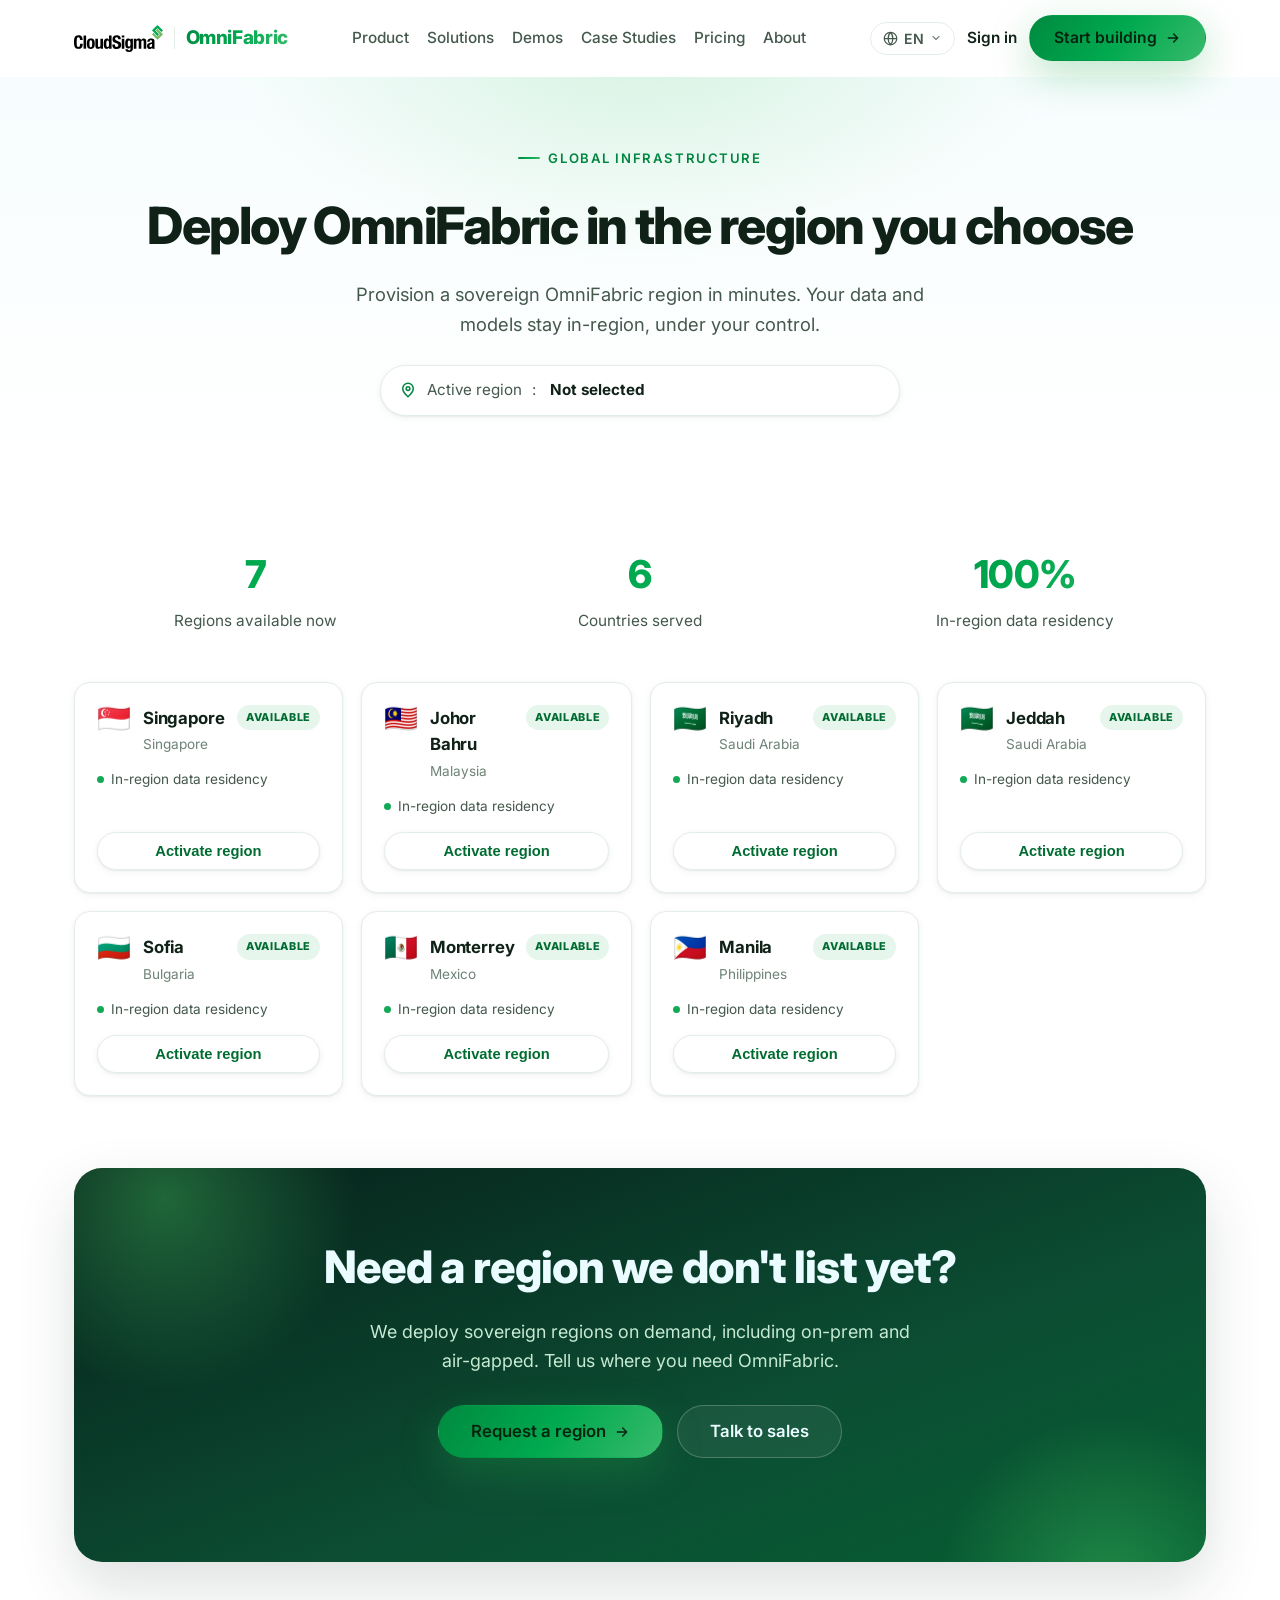
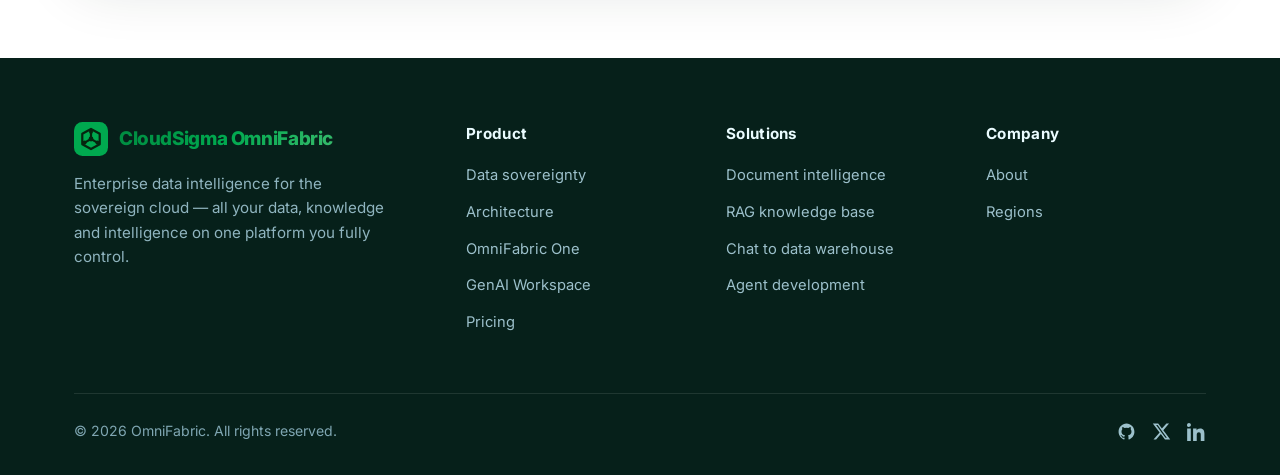
<file: regions.html>
<!DOCTYPE html>
<html lang="en">
<head>
  <meta charset="UTF-8" />
  <meta name="viewport" content="width=device-width, initial-scale=1.0" />
  <title>Regions — CloudSigma OmniFabric</title>
  <meta name="description" content="Activate a sovereign OmniFabric region in the location you choose — data and models stay in-region, under your control." />
  <link rel="preconnect" href="https://fonts.googleapis.com" />
  <link rel="preconnect" href="https://fonts.gstatic.com" crossorigin />
  <link href="https://fonts.googleapis.com/css2?family=Inter:wght@400;500;600;700;800&display=swap" rel="stylesheet" />
  <link rel="stylesheet" href="assets/css/styles.css?v=15" />
  <link rel="icon" href="data:image/svg+xml,%3Csvg xmlns='http://www.w3.org/2000/svg' viewBox='0 0 32 32'%3E%3Cdefs%3E%3ClinearGradient id='g' x1='0' y1='0' x2='1' y2='1'%3E%3Cstop offset='0' stop-color='%2300a94f'/%3E%3Cstop offset='1' stop-color='%232fb265'/%3E%3C/linearGradient%3E%3C/defs%3E%3Crect width='32' height='32' rx='8' fill='url(%23g)'/%3E%3Cpath d='M16 6.5L24.2 11L24.2 21L16 25.5L7.8 21L7.8 11Z' fill='none' stroke='%2306250f' stroke-width='2.1' stroke-linejoin='round'/%3E%3Cpath d='M16 16L16 9.2M16 16L10 19.4M16 16L22 19.4' fill='none' stroke='%2306250f' stroke-width='2.1' stroke-linecap='round'/%3E%3Ccircle cx='16' cy='16' r='2.3' fill='%2306250f'/%3E%3Ccircle cx='16' cy='9.2' r='1.9' fill='%2306250f'/%3E%3Ccircle cx='10' cy='19.4' r='1.9' fill='%2306250f'/%3E%3Ccircle cx='22' cy='19.4' r='1.9' fill='%2306250f'/%3E%3C/svg%3E" />
</head>
<body>

  <!-- ============ HEADER ============ -->
  <header class="header" id="header">
    <div class="container">
      <nav class="nav" id="nav">
        <a class="brand" href="index.html" aria-label="CloudSigma OmniFabric home">
          <img class="cs-logo" src="assets/img/cloudsigma-logo.svg?v=15" alt="CloudSigma" width="90" height="27" />
          <span class="brand-div" aria-hidden="true"></span>
          <span class="wordmark">OmniFabric</span>
        </a>

                <ul class="nav-links">
          <li><a href="product.html" data-i18n="nav.product">Product</a></li>
          <li><a href="solutions.html" data-i18n="nav.solutions">Solutions</a></li>
          <li><a href="demo.html" data-i18n="nav.demo">Demos</a></li>
          <li><a href="customers.html" data-i18n="nav.customers">Case Studies</a></li>
          <li><a href="pricing.html" data-i18n="nav.pricing">Pricing</a></li>
          <li><a href="about.html" data-i18n="nav.about">About</a></li>
        </ul>

        <div class="nav-actions">
          <div class="lang-select">
            <button class="lang-btn" data-lang-btn aria-haspopup="true" aria-expanded="false" aria-label="Language">
              <svg class="globe" viewBox="0 0 24 24" fill="none" stroke="currentColor" stroke-width="2"><circle cx="12" cy="12" r="10"/><path d="M2 12h20M12 2a15 15 0 0 1 0 20M12 2a15 15 0 0 0 0 20"/></svg>
              <span data-lang-current>EN</span>
              <svg class="chev" viewBox="0 0 24 24" fill="none" stroke="currentColor" stroke-width="2.5" stroke-linecap="round" stroke-linejoin="round"><path d="M6 9l6 6 6-6"/></svg>
            </button>
            <ul class="lang-menu" data-lang-menu>
              <li><button data-set-lang="en">English</button></li>
              <li><button data-set-lang="zh">中文</button></li>
              <li><button data-set-lang="fr">Français</button></li>
              <li><button data-set-lang="es">Español</button></li>
              <li><button data-set-lang="ar">العربية</button></li>
              <li><button data-set-lang="id">Bahasa Indonesia</button></li>
            </ul>
          </div>
          <a href="#" class="signin" data-auth-action="login" data-i18n="nav.signin">Sign in</a>
          <a href="#" class="btn btn-primary" data-auth-action="register"><span data-i18n="nav.cta">Start building</span>
            <svg viewBox="0 0 24 24" fill="none" stroke="currentColor" stroke-width="2.2" stroke-linecap="round" stroke-linejoin="round"><path d="M5 12h14M13 6l6 6-6 6"/></svg>
          </a>
          <button class="nav-toggle" id="navToggle" aria-label="Toggle menu">
            <svg viewBox="0 0 24 24" fill="none" stroke="currentColor" stroke-width="2.2" stroke-linecap="round"><path d="M4 7h16M4 12h16M4 17h16"/></svg>
          </button>
        </div>
      </nav>
    </div>
  </header>

  <main>
    <!-- ============ SUB HERO ============ -->
    <section class="subhero">
      <div class="container">
        <span class="eyebrow center" style="display:inline-flex;" data-i18n="rg.eyebrow">Global infrastructure</span>
        <h1 data-i18n="rg.title">Activate OmniFabric in the region you choose</h1>
        <p data-i18n="rg.desc">Pick a location and provision a sovereign OmniFabric region in minutes — your data and models stay in-region, under your control.</p>
        <div class="region-banner" id="regionBanner" data-active="false">
          <svg class="pin" viewBox="0 0 24 24" fill="none" stroke="currentColor" stroke-width="2"><path d="M12 21s-7-6-7-11a7 7 0 0 1 14 0c0 5-7 11-7 11Z"/><circle cx="12" cy="10" r="2.5"/></svg>
          <span data-i18n="rg.active.label">Active region</span>:&nbsp;<b id="rgActiveVal" data-i18n="rg.active.none">Not selected</b>
        </div>
      </div>
    </section>

    <!-- ============ STATS + REGIONS ============ -->
    <section class="section--tight">
      <div class="container">
        <div class="region-stats">
          <div class="stat reveal"><div class="num">7</div><div class="lbl" data-i18n="rg.stat1.l">Regions available now</div></div>
          <div class="stat reveal"><div class="num">6</div><div class="lbl" data-i18n="rg.stat2.l">More coming soon</div></div>
          <div class="stat reveal"><div class="num">100%</div><div class="lbl" data-i18n="rg.stat3.l">In-region data residency</div></div>
        </div>

        <div class="region-grid">
          <!-- Available -->
          <article class="region reveal" data-region="Singapore" data-country="Singapore" data-code="sin" data-flag="🇸🇬" data-status="available">
            <div class="region-top"><span class="flag">🇸🇬</span><div class="rt-name"><b>Singapore</b><span>Singapore</span></div><span class="region-status ok" data-i18n="rg.status.available">Available</span></div>
            <p class="region-sub" data-i18n="rg.card.sub">In-region data residency</p>
            <button class="btn btn-outline region-activate" data-i18n="rg.btn.activate">Activate region</button>
          </article>
          <article class="region reveal" data-region="Johor Bahru" data-country="Malaysia" data-code="jhb" data-flag="🇲🇾" data-status="available">
            <div class="region-top"><span class="flag">🇲🇾</span><div class="rt-name"><b>Johor Bahru</b><span>Malaysia</span></div><span class="region-status ok" data-i18n="rg.status.available">Available</span></div>
            <p class="region-sub" data-i18n="rg.card.sub">In-region data residency</p>
            <button class="btn btn-outline region-activate" data-i18n="rg.btn.activate">Activate region</button>
          </article>
          <article class="region reveal" data-region="Riyadh" data-country="Saudi Arabia" data-code="ruh" data-flag="🇸🇦" data-status="available">
            <div class="region-top"><span class="flag">🇸🇦</span><div class="rt-name"><b>Riyadh</b><span>Saudi Arabia</span></div><span class="region-status ok" data-i18n="rg.status.available">Available</span></div>
            <p class="region-sub" data-i18n="rg.card.sub">In-region data residency</p>
            <button class="btn btn-outline region-activate" data-i18n="rg.btn.activate">Activate region</button>
          </article>
          <article class="region reveal" data-region="Jeddah" data-country="Saudi Arabia" data-code="jed" data-flag="🇸🇦" data-status="available">
            <div class="region-top"><span class="flag">🇸🇦</span><div class="rt-name"><b>Jeddah</b><span>Saudi Arabia</span></div><span class="region-status ok" data-i18n="rg.status.available">Available</span></div>
            <p class="region-sub" data-i18n="rg.card.sub">In-region data residency</p>
            <button class="btn btn-outline region-activate" data-i18n="rg.btn.activate">Activate region</button>
          </article>
          <article class="region reveal" data-region="Sofia" data-country="Bulgaria" data-code="sof" data-flag="🇧🇬" data-status="available">
            <div class="region-top"><span class="flag">🇧🇬</span><div class="rt-name"><b>Sofia</b><span>Bulgaria</span></div><span class="region-status ok" data-i18n="rg.status.available">Available</span></div>
            <p class="region-sub" data-i18n="rg.card.sub">In-region data residency</p>
            <button class="btn btn-outline region-activate" data-i18n="rg.btn.activate">Activate region</button>
          </article>
          <article class="region reveal" data-region="Monterrey" data-country="Mexico" data-code="mty" data-flag="🇲🇽" data-status="available">
            <div class="region-top"><span class="flag">🇲🇽</span><div class="rt-name"><b>Monterrey</b><span>Mexico</span></div><span class="region-status ok" data-i18n="rg.status.available">Available</span></div>
            <p class="region-sub" data-i18n="rg.card.sub">In-region data residency</p>
            <button class="btn btn-outline region-activate" data-i18n="rg.btn.activate">Activate region</button>
          </article>
          <article class="region reveal" data-region="Manila" data-country="Philippines" data-code="mnl" data-flag="🇵🇭" data-status="available">
            <div class="region-top"><span class="flag">🇵🇭</span><div class="rt-name"><b>Manila</b><span>Philippines</span></div><span class="region-status ok" data-i18n="rg.status.available">Available</span></div>
            <p class="region-sub" data-i18n="rg.card.sub">In-region data residency</p>
            <button class="btn btn-outline region-activate" data-i18n="rg.btn.activate">Activate region</button>
          </article>
        </div>
      </div>
    </section>

    <!-- ============ CTA ============ -->
    <section class="cta-band">
      <div class="container">
        <div class="cta-inner reveal">
          <h2 data-i18n="rg.cta.title">Need a region we don't list yet?</h2>
          <p data-i18n="rg.cta.desc">We deploy sovereign regions on demand, including on-prem and air-gapped. Tell us where you need OmniFabric.</p>
          <div class="hero-cta">
            <a href="#" class="btn btn-primary btn-lg" data-auth-action="register"><span data-i18n="rg.cta.b1">Request a region</span>
              <svg viewBox="0 0 24 24" fill="none" stroke="currentColor" stroke-width="2.2" stroke-linecap="round" stroke-linejoin="round"><path d="M5 12h14M13 6l6 6-6 6"/></svg>
            </a>
            <a href="https://calendly.com/tan-dovan/30min" target="_blank" rel="noopener" class="btn btn-ghost btn-lg" data-i18n="rg.cta.b2">Talk to sales</a>
          </div>
        </div>
      </div>
    </section>
  </main>

  <!-- ============ PROVISIONING MODAL ============ -->
  <div class="modal-overlay" id="provModal" role="dialog" aria-modal="true" aria-label="Region activation">
    <div class="modal">
      <div class="prov-body">
        <div class="modal-region" data-modal-region>
          <span class="flag">🇸🇬</span><div><b>Singapore</b><span>Singapore</span></div>
        </div>
        <h3 data-i18n="rg.prov.title">Activating your region</h3>
        <div class="prov-steps">
          <div class="prov-step"><span class="dot"><span class="spin"></span><svg class="ok" viewBox="0 0 24 24" fill="none" stroke="currentColor" stroke-width="3" stroke-linecap="round" stroke-linejoin="round"><path d="M20 6 9 17l-5-5"/></svg></span><span data-i18n="rg.prov.s1">Reserving capacity</span></div>
          <div class="prov-step"><span class="dot"><span class="spin"></span><svg class="ok" viewBox="0 0 24 24" fill="none" stroke="currentColor" stroke-width="3" stroke-linecap="round" stroke-linejoin="round"><path d="M20 6 9 17l-5-5"/></svg></span><span data-i18n="rg.prov.s2">Configuring fabric — database, vectors &amp; models</span></div>
          <div class="prov-step"><span class="dot"><span class="spin"></span><svg class="ok" viewBox="0 0 24 24" fill="none" stroke="currentColor" stroke-width="3" stroke-linecap="round" stroke-linejoin="round"><path d="M20 6 9 17l-5-5"/></svg></span><span data-i18n="rg.prov.s3">Provisioning private endpoints</span></div>
          <div class="prov-step"><span class="dot"><span class="spin"></span><svg class="ok" viewBox="0 0 24 24" fill="none" stroke="currentColor" stroke-width="3" stroke-linecap="round" stroke-linejoin="round"><path d="M20 6 9 17l-5-5"/></svg></span><span data-i18n="rg.prov.s4">Applying data-residency policy</span></div>
        </div>
      </div>
      <div class="prov-done">
        <div class="check"><svg viewBox="0 0 24 24" fill="none" stroke="currentColor" stroke-width="3" stroke-linecap="round" stroke-linejoin="round"><path d="M20 6 9 17l-5-5"/></svg></div>
        <h3 data-i18n="rg.prov.done.title">Region active</h3>
        <p data-i18n="rg.prov.done.desc">Your OmniFabric region is ready. Connect at your in-region endpoint:</p>
        <div class="prov-endpoint" data-endpoint>https://sin.omnifabric.cloud</div>
        <div class="prov-actions">
          <a href="#" class="btn btn-primary" data-close data-i18n="rg.prov.cta">Go to console</a>
          <button class="btn btn-outline" data-close data-i18n="rg.prov.close">Close</button>
        </div>
      </div>
    </div>
  </div>

  <!-- ============ FOOTER ============ -->
  <footer class="footer">
    <div class="container">
      <div class="footer-grid">
        <div class="footer-about">
          <a class="brand" href="index.html">
            <svg class="logo-mark" viewBox="0 0 32 32" aria-hidden="true">
              <rect width="32" height="32" rx="8" fill="#00a94f"/>
              <path d="M16 6.5L24.2 11L24.2 21L16 25.5L7.8 21L7.8 11Z" fill="none" stroke="#06250f" stroke-width="2.1" stroke-linejoin="round" stroke-linecap="round"/><path d="M16 16L16 9.2M16 16L10 19.4M16 16L22 19.4" fill="none" stroke="#06250f" stroke-width="2.1" stroke-linecap="round"/><circle cx="16" cy="16" r="2.3" fill="#06250f"/><circle cx="16" cy="9.2" r="1.9" fill="#06250f"/><circle cx="10" cy="19.4" r="1.9" fill="#06250f"/><circle cx="22" cy="19.4" r="1.9" fill="#06250f"/>
            </svg>
            <span class="wordmark">CloudSigma OmniFabric</span>
          </a>
          <p data-i18n="footer.about">Enterprise data intelligence for the sovereign cloud — all your data, knowledge and intelligence on one platform you fully control.</p>
        </div>
        <div>
          <h5 data-i18n="nav.product">Product</h5>
          <ul>
            <li><a href="product.html#sovereignty" data-i18n="sov.h.eb">Data sovereignty</a></li>
            <li><a href="product.html#architecture" data-i18n="footer.pf1">Architecture</a></li>
            <li><a href="product.html#one" data-i18n="footer.pf2">OmniFabric One</a></li>
            <li><a href="product.html#workspace" data-i18n="footer.pf3">GenAI Workspace</a></li>
            <li><a href="pricing.html" data-i18n="nav.pricing">Pricing</a></li>
          </ul>
        </div>
        <div>
          <h5 data-i18n="footer.solutions">Solutions</h5>
          <ul>
            <li><a href="solutions.html#scenarios" data-i18n="footer.sf1">Document intelligence</a></li>
            <li><a href="solutions.html#scenarios" data-i18n="footer.sf2">RAG knowledge base</a></li>
            <li><a href="solutions.html#scenarios" data-i18n="footer.sf3">Chat to data warehouse</a></li>
            <li><a href="solutions.html#scenarios" data-i18n="footer.sf4">Agent development</a></li>
          </ul>
        </div>
        <div>
          <h5 data-i18n="footer.company">Company</h5>
          <ul>
            <li><a href="about.html" data-i18n="footer.cf1">About</a></li>
            <li><a href="product.html#regions" data-i18n="nav.regions">Regions</a></li>
          </ul>
        </div>
      </div>
      <div class="footer-bottom">
        <span data-i18n="footer.copyright">© 2026 OmniFabric. All rights reserved.</span>
        <div class="social">
          <a href="#" aria-label="GitHub"><svg viewBox="0 0 24 24" fill="currentColor"><path d="M12 2C6.5 2 2 6.6 2 12.3c0 4.5 2.9 8.4 6.8 9.8.5.1.7-.2.7-.5v-1.7c-2.8.6-3.4-1.4-3.4-1.4-.5-1.2-1.1-1.5-1.1-1.5-.9-.6.1-.6.1-.6 1 .1 1.5 1 1.5 1 .9 1.6 2.4 1.1 3 .9.1-.7.4-1.1.6-1.4-2.2-.3-4.5-1.1-4.5-5 0-1.1.4-2 1-2.7-.1-.3-.4-1.3.1-2.7 0 0 .8-.3 2.7 1a9.3 9.3 0 0 1 5 0c1.9-1.3 2.7-1 2.7-1 .5 1.4.2 2.4.1 2.7.6.7 1 1.6 1 2.7 0 3.9-2.3 4.7-4.5 5 .4.3.7.9.7 1.9v2.8c0 .3.2.6.7.5 3.9-1.4 6.8-5.3 6.8-9.8C22 6.6 17.5 2 12 2Z"/></svg></a>
          <a href="#" aria-label="X"><svg viewBox="0 0 24 24" fill="currentColor"><path d="M18.2 2h3.3l-7.2 8.3L23 22h-6.6l-5.2-6.8L5.2 22H1.9l7.7-8.8L1 2h6.8l4.7 6.2L18.2 2Zm-1.2 18h1.8L7.1 3.9H5.2L17 20Z"/></svg></a>
          <a href="#" aria-label="LinkedIn"><svg viewBox="0 0 24 24" fill="currentColor"><path d="M4.98 3.5A2.5 2.5 0 1 1 0 3.5a2.5 2.5 0 0 1 4.98 0ZM.2 8.2h4.6V24H.2V8.2Zm7.5 0h4.4v2.2h.1c.6-1.1 2.1-2.3 4.3-2.3 4.6 0 5.5 3 5.5 6.9V24h-4.6v-7.1c0-1.7 0-3.9-2.4-3.9s-2.7 1.8-2.7 3.7V24H7.7V8.2Z"/></svg></a>
        </div>
      </div>
    </div>
  </footer>

  <script>/* TEMP bridge: route auth CTAs to the static sign-in page until the
     CloudSigma SSO broker is deployed. Remove (or repoint to /auth/cloudsigma/*)
     once the broker service is live. */
  window.OMNIFABRIC_AUTH_CONFIG = { loginUrl: "auth.html", registerUrl: "auth.html" };</script>
  <script src="assets/js/i18n.js?v=15"></script>
  <script src="assets/js/auth.js"></script>
  <script src="assets/js/main.js?v=15"></script>
</body>
</html>
</file>
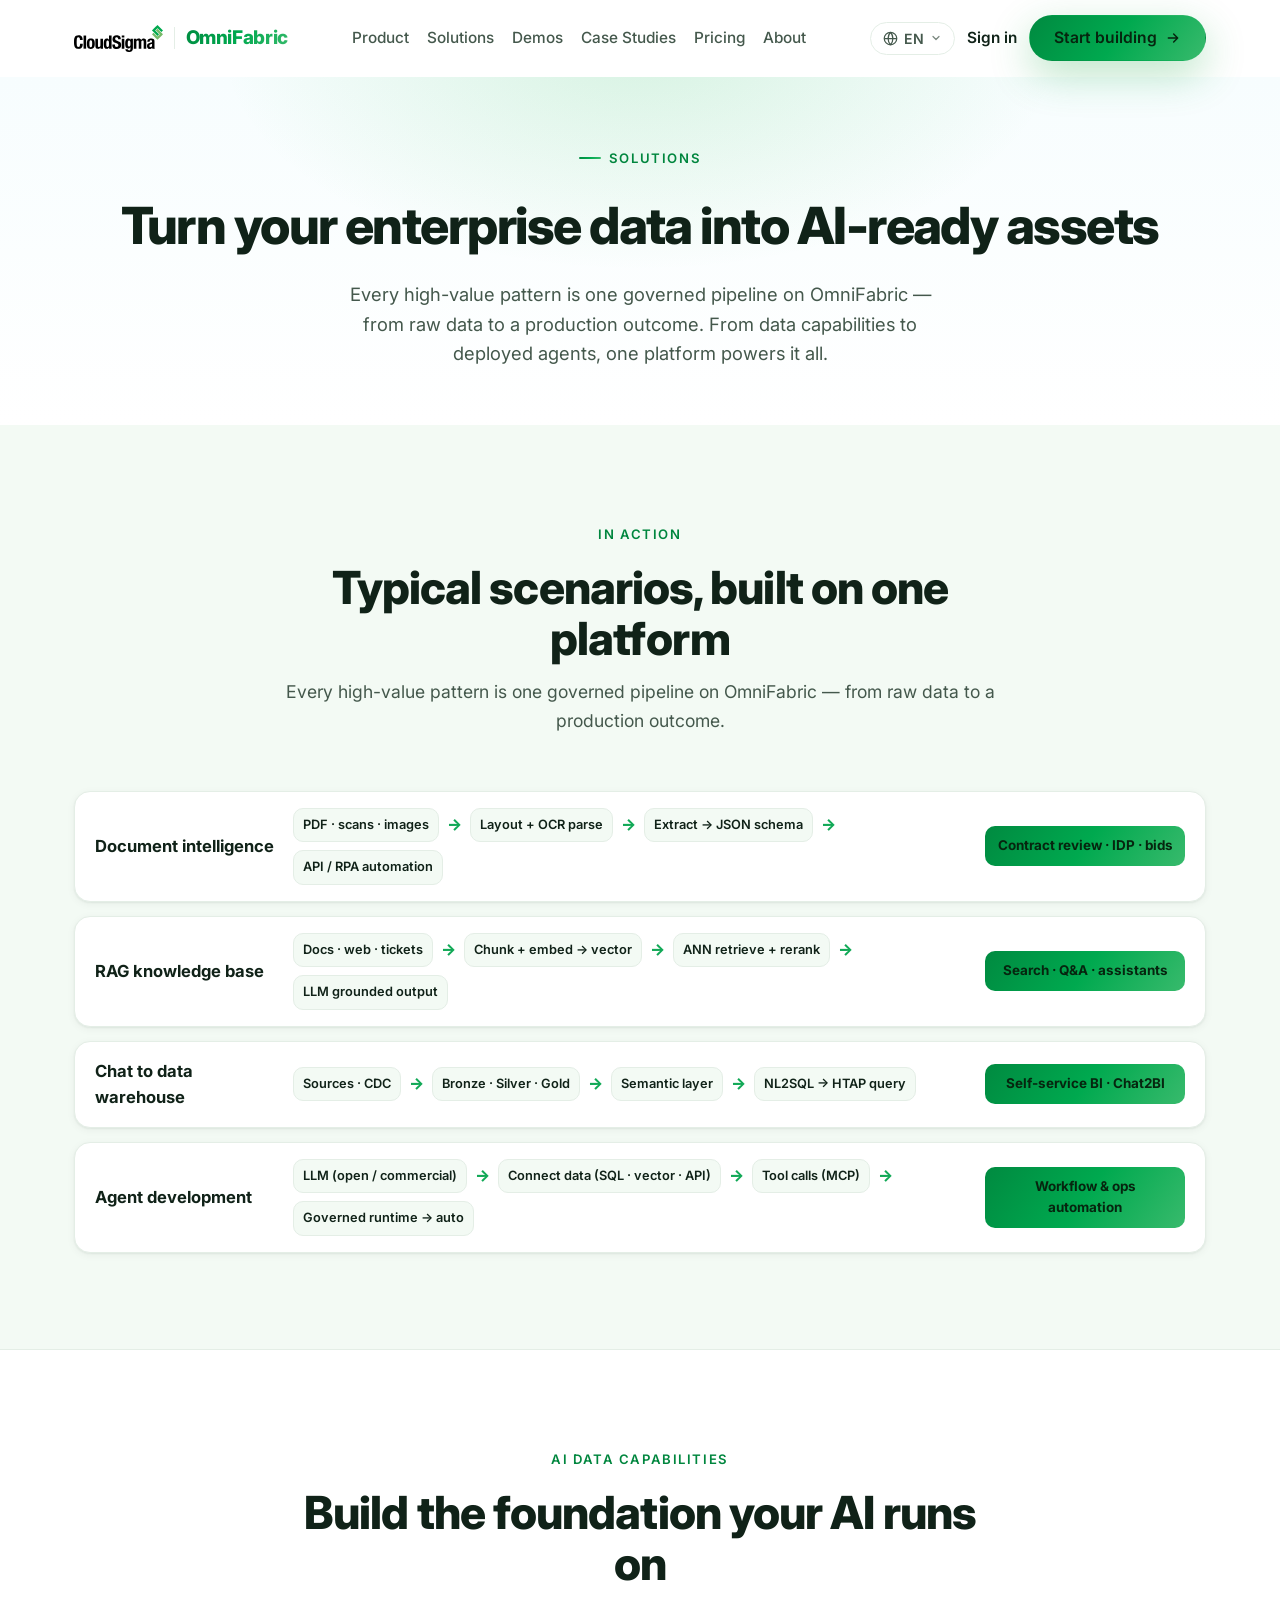
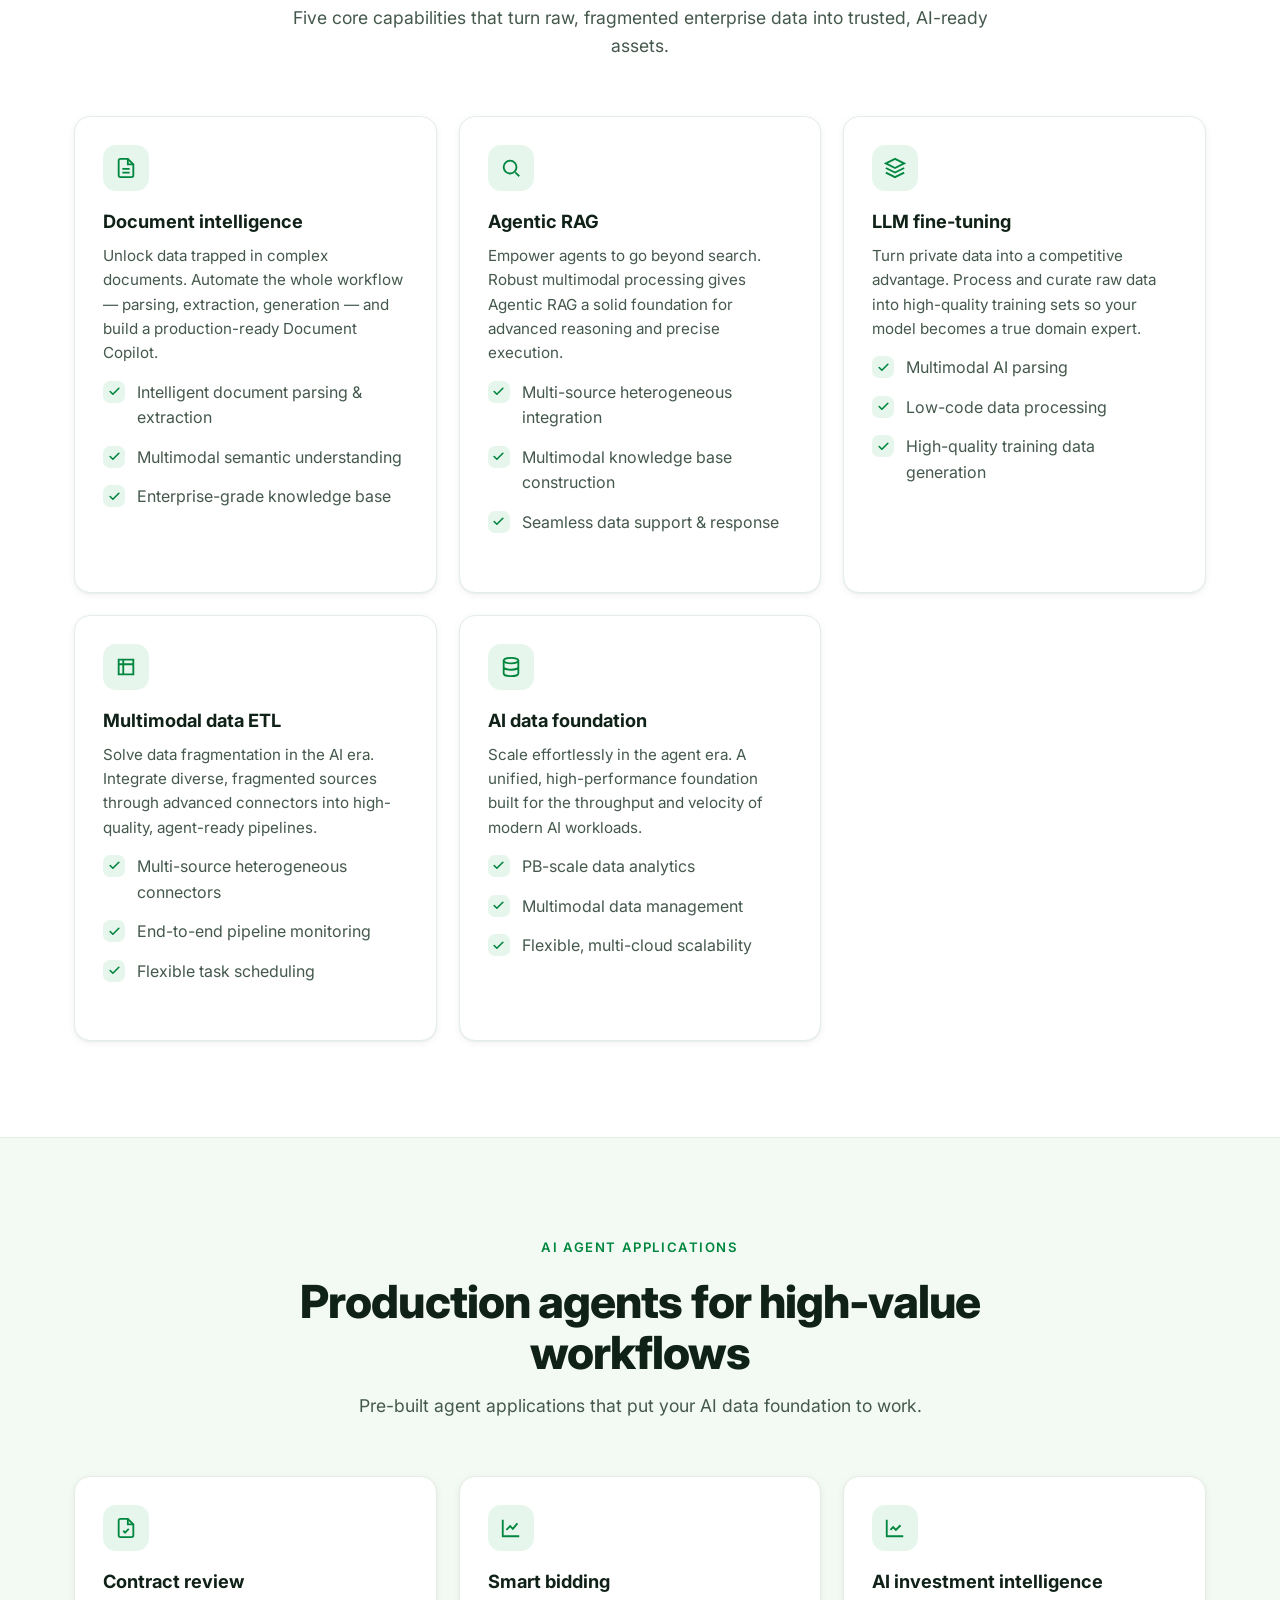
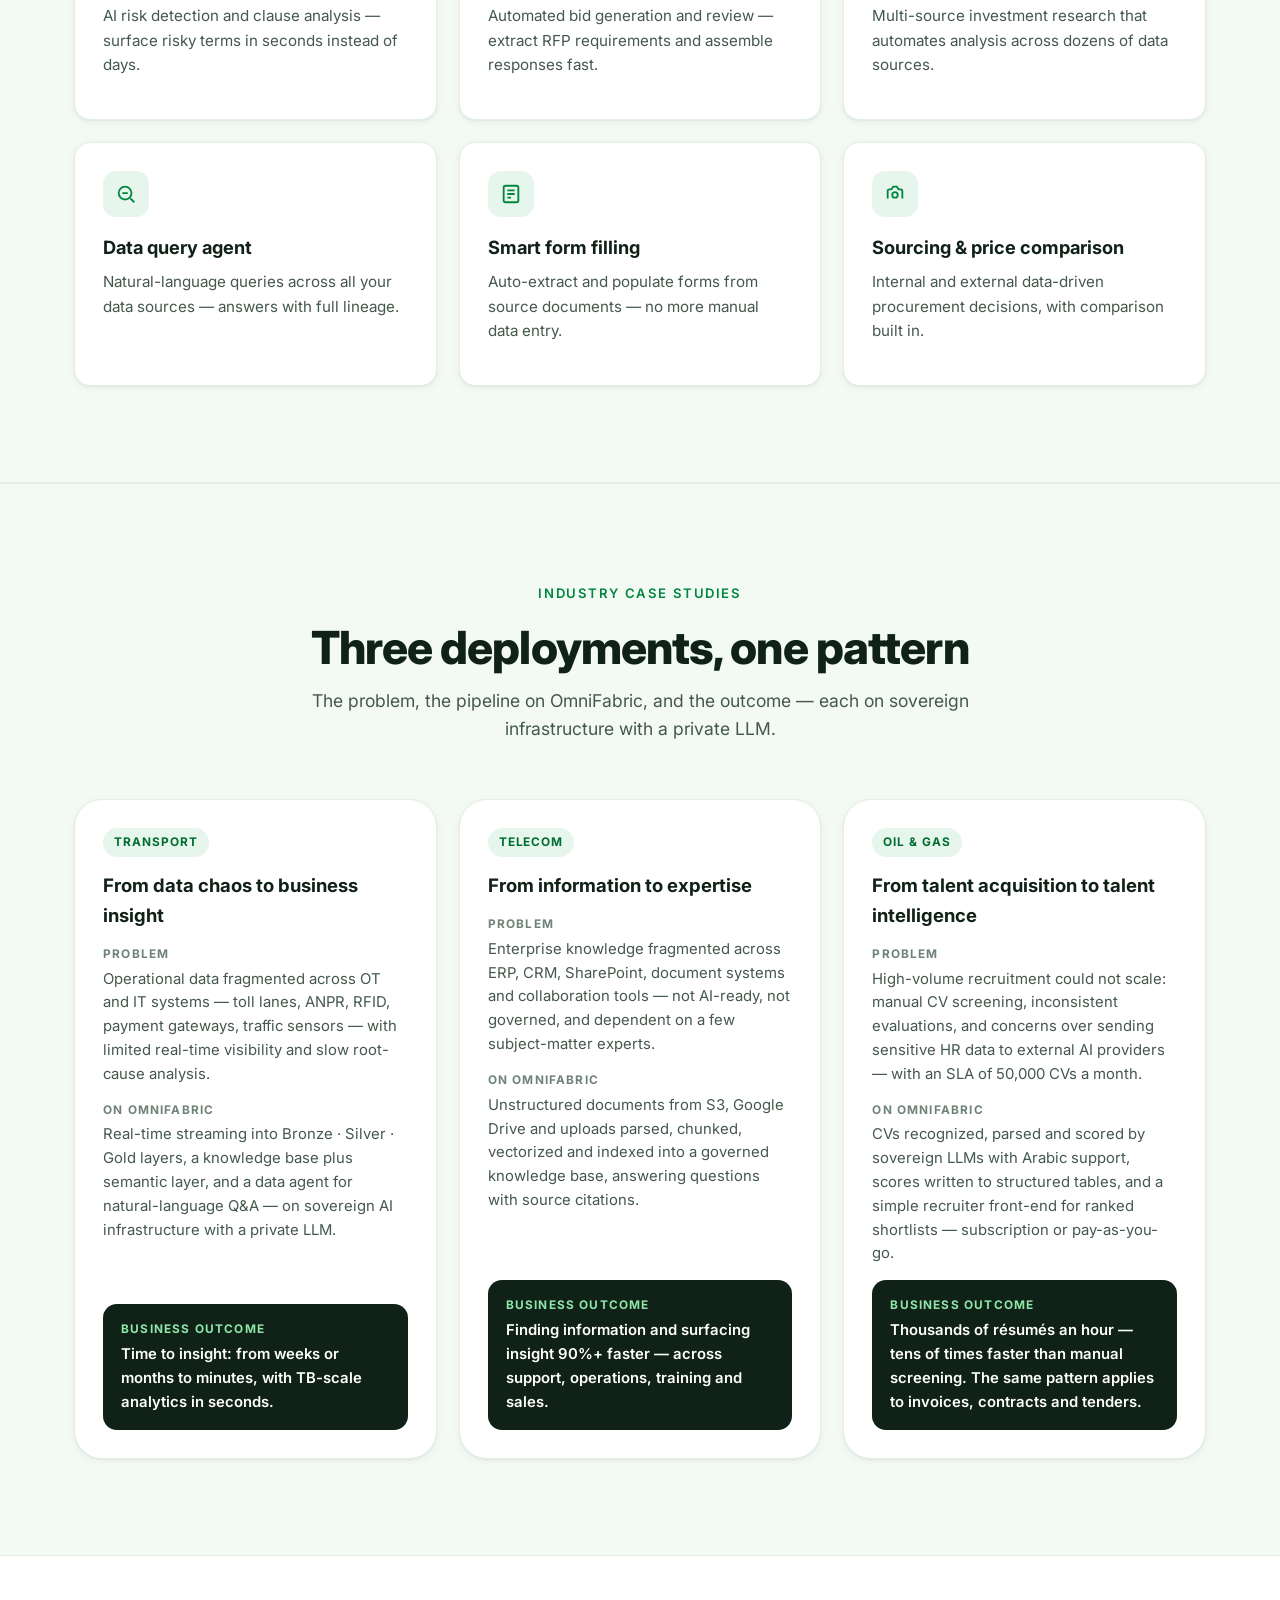
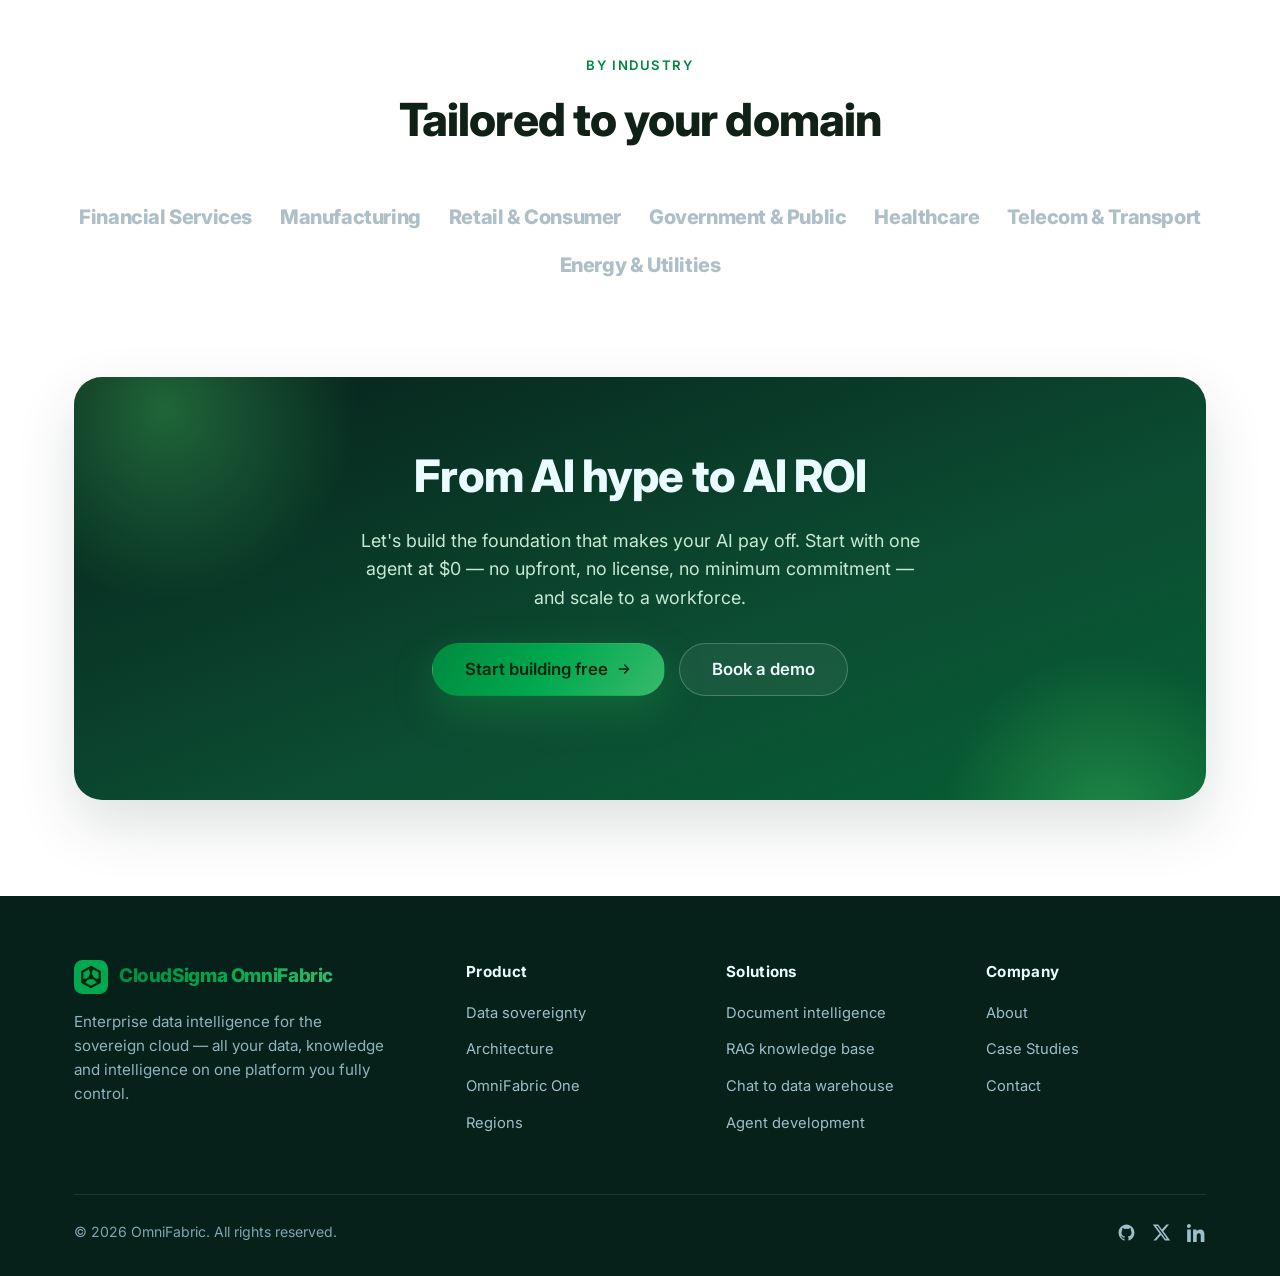
<file: solutions.html>
<!DOCTYPE html>
<html lang="en">
<head>
  <meta charset="UTF-8" />
  <meta name="viewport" content="width=device-width, initial-scale=1.0" />
  <title>Solutions — CloudSigma OmniFabric</title>
  <meta name="description" content="Turn your enterprise data into AI-ready assets. OmniFabric powers document intelligence, agentic RAG, LLM fine-tuning, multimodal data ETL and a unified AI data foundation — plus production AI agent applications across industries." />
  <link rel="preconnect" href="https://fonts.googleapis.com" />
  <link rel="preconnect" href="https://fonts.gstatic.com" crossorigin />
  <link href="https://fonts.googleapis.com/css2?family=Inter:wght@400;500;600;700;800&display=swap" rel="stylesheet" />
  <link rel="stylesheet" href="assets/css/styles.css?v=15" />
  <link rel="icon" href="data:image/svg+xml,%3Csvg xmlns='http://www.w3.org/2000/svg' viewBox='0 0 32 32'%3E%3Cdefs%3E%3ClinearGradient id='g' x1='0' y1='0' x2='1' y2='1'%3E%3Cstop offset='0' stop-color='%2300a94f'/%3E%3Cstop offset='1' stop-color='%232fb265'/%3E%3C/linearGradient%3E%3C/defs%3E%3Crect width='32' height='32' rx='8' fill='url(%23g)'/%3E%3Cpath d='M16 6.5L24.2 11L24.2 21L16 25.5L7.8 21L7.8 11Z' fill='none' stroke='%2306250f' stroke-width='2.1' stroke-linejoin='round'/%3E%3Cpath d='M16 16L16 9.2M16 16L10 19.4M16 16L22 19.4' fill='none' stroke='%2306250f' stroke-width='2.1' stroke-linecap='round'/%3E%3Ccircle cx='16' cy='16' r='2.3' fill='%2306250f'/%3E%3Ccircle cx='16' cy='9.2' r='1.9' fill='%2306250f'/%3E%3Ccircle cx='10' cy='19.4' r='1.9' fill='%2306250f'/%3E%3Ccircle cx='22' cy='19.4' r='1.9' fill='%2306250f'/%3E%3C/svg%3E" />
</head>
<body>

  <!-- ============ HEADER ============ -->
  <header class="header" id="header">
    <div class="container">
      <nav class="nav" id="nav">
        <a class="brand" href="index.html" aria-label="CloudSigma OmniFabric home">
          <img class="cs-logo" src="assets/img/cloudsigma-logo.svg?v=15" alt="CloudSigma" width="90" height="27" />
          <span class="brand-div" aria-hidden="true"></span>
          <span class="wordmark">OmniFabric</span>
        </a>

        <ul class="nav-links">
          <li><a href="product.html" data-i18n="nav.product">Product</a></li>
          <li><a href="solutions.html" data-i18n="nav.solutions">Solutions</a></li>
          <li><a href="demo.html" data-i18n="nav.demo">Demos</a></li>
          <li><a href="customers.html" data-i18n="nav.customers">Case Studies</a></li>
          <li><a href="pricing.html" data-i18n="nav.pricing">Pricing</a></li>
          <li><a href="about.html" data-i18n="nav.about">About</a></li>
        </ul>

        <div class="nav-actions">
          <div class="lang-select">
            <button class="lang-btn" data-lang-btn aria-haspopup="true" aria-expanded="false" aria-label="Language">
              <svg class="globe" viewBox="0 0 24 24" fill="none" stroke="currentColor" stroke-width="2"><circle cx="12" cy="12" r="10"/><path d="M2 12h20M12 2a15 15 0 0 1 0 20M12 2a15 15 0 0 0 0 20"/></svg>
              <span data-lang-current>EN</span>
              <svg class="chev" viewBox="0 0 24 24" fill="none" stroke="currentColor" stroke-width="2.5" stroke-linecap="round" stroke-linejoin="round"><path d="M6 9l6 6 6-6"/></svg>
            </button>
            <ul class="lang-menu" data-lang-menu>
              <li><button data-set-lang="en">English</button></li>
              <li><button data-set-lang="zh">中文</button></li>
              <li><button data-set-lang="fr">Français</button></li>
              <li><button data-set-lang="es">Español</button></li>
              <li><button data-set-lang="ar">العربية</button></li>
              <li><button data-set-lang="id">Bahasa Indonesia</button></li>
            </ul>
          </div>
          <a href="#" class="signin" data-auth-action="login" data-i18n="nav.signin">Sign in</a>
          <a href="#" class="btn btn-primary" data-auth-action="register"><span data-i18n="nav.cta">Start building</span>
            <svg viewBox="0 0 24 24" fill="none" stroke="currentColor" stroke-width="2.2" stroke-linecap="round" stroke-linejoin="round"><path d="M5 12h14M13 6l6 6-6 6"/></svg>
          </a>
          <button class="nav-toggle" id="navToggle" aria-label="Toggle menu">
            <svg viewBox="0 0 24 24" fill="none" stroke="currentColor" stroke-width="2.2" stroke-linecap="round"><path d="M4 7h16M4 12h16M4 17h16"/></svg>
          </button>
        </div>
      </nav>
    </div>
  </header>

  <main>
    <!-- ============ SUB HERO ============ -->
    <section class="subhero">
      <div class="container">
        <span data-i18n="s.hero.eb" class="eyebrow center" style="display:inline-flex;">Solutions</span>
        <h1 data-i18n="s.hero.h">Turn your enterprise data into AI-ready assets</h1>
        <p data-i18n="s.hero.p">Drive business innovation and growth — one platform powers a range of high-value,
          production AI applications, from data capabilities to deployed agents.</p>
      </div>
    </section>

    <!-- ============ TYPICAL SCENARIOS ============ -->
    <section class="section" id="scenarios" style="background:var(--surface-2);border-bottom:1px solid var(--line);">
      <div class="container">
        <div class="section-head center reveal">
          <span data-i18n="s.sc.eb" class="eyebrow">In action</span>
          <h2 data-i18n="s.sc.h">Typical scenarios, built on one platform</h2>
          <p data-i18n="s.sc.p">Every high-value pattern is one governed pipeline on OmniFabric — from raw data to a production outcome.</p>
        </div>
        <div class="pipes">
          <div class="pipe reveal">
            <h4 data-i18n="s.p1.t">Document intelligence</h4>
            <div class="flow"><span data-i18n="s.p1.s1">PDF · scans · images</span><i>→</i><span data-i18n="s.p1.s2">Layout + OCR parse</span><i>→</i><span data-i18n="s.p1.s3">Extract → JSON schema</span><i>→</i><span data-i18n="s.p1.s4">API / RPA automation</span></div>
            <div class="out" data-i18n="s.p1.o">Contract review · IDP · bids</div>
          </div>
          <div class="pipe reveal">
            <h4 data-i18n="s.p2.t">RAG knowledge base</h4>
            <div class="flow"><span data-i18n="s.p2.s1">Docs · web · tickets</span><i>→</i><span data-i18n="s.p2.s2">Chunk + embed → vector</span><i>→</i><span data-i18n="s.p2.s3">ANN retrieve + rerank</span><i>→</i><span data-i18n="s.p2.s4">LLM grounded output</span></div>
            <div class="out" data-i18n="s.p2.o">Search · Q&amp;A · assistants</div>
          </div>
          <div class="pipe reveal">
            <h4 data-i18n="s.p3.t">Chat to data warehouse</h4>
            <div class="flow"><span data-i18n="s.p3.s1">Sources · CDC</span><i>→</i><span data-i18n="s.p3.s2">Bronze · Silver · Gold</span><i>→</i><span data-i18n="s.p3.s3">Semantic layer</span><i>→</i><span data-i18n="s.p3.s4">NL2SQL → HTAP query</span></div>
            <div class="out" data-i18n="s.p3.o">Self-service BI · Chat2BI</div>
          </div>
          <div class="pipe reveal">
            <h4 data-i18n="s.p4.t">Agent development</h4>
            <div class="flow"><span data-i18n="s.p4.s1">LLM (open / commercial)</span><i>→</i><span data-i18n="s.p4.s2">Connect data (SQL · vector · API)</span><i>→</i><span data-i18n="s.p4.s3">Tool calls (MCP)</span><i>→</i><span data-i18n="s.p4.s4">Governed runtime → auto</span></div>
            <div class="out" data-i18n="s.p4.o">Workflow &amp; ops automation</div>
          </div>
        </div>
      </div>
    </section>

    <!-- ============ AI DATA CAPABILITIES ============ -->
    <section class="section" id="capabilities">
      <div class="container">
        <div class="section-head center reveal">
          <span data-i18n="s.cap.eb" class="eyebrow">AI data capabilities</span>
          <h2 data-i18n="s.cap.h">Build the foundation your AI runs on</h2>
          <p data-i18n="s.cap.p">Five core capabilities that turn raw, fragmented enterprise data into trusted, AI-ready assets.</p>
        </div>
        <div class="sol-grid">
          <article class="sol reveal">
            <div class="ic"><svg viewBox="0 0 24 24" fill="none" stroke="currentColor" stroke-width="2"><path d="M14 2H6a2 2 0 0 0-2 2v16a2 2 0 0 0 2 2h12a2 2 0 0 0 2-2V8z"/><path d="M14 2v6h6M8 13h8M8 17h8"/></svg></div>
            <h4 data-i18n="s.c1.t">Document intelligence</h4>
            <p data-i18n="s.c1.d">Unlock data trapped in complex documents. Automate the whole workflow — parsing, extraction, generation — and build a production-ready Document Copilot.</p>
            <ul class="fb-list">
              <li><span class="ck"><svg viewBox="0 0 24 24" fill="none" stroke="currentColor" stroke-width="3" stroke-linecap="round" stroke-linejoin="round"><path d="M20 6 9 17l-5-5"/></svg></span><span data-i18n="s.c1.f1">Intelligent document parsing &amp; extraction</span></li>
              <li><span class="ck"><svg viewBox="0 0 24 24" fill="none" stroke="currentColor" stroke-width="3" stroke-linecap="round" stroke-linejoin="round"><path d="M20 6 9 17l-5-5"/></svg></span><span data-i18n="s.c1.f2">Multimodal semantic understanding</span></li>
              <li><span class="ck"><svg viewBox="0 0 24 24" fill="none" stroke="currentColor" stroke-width="3" stroke-linecap="round" stroke-linejoin="round"><path d="M20 6 9 17l-5-5"/></svg></span><span data-i18n="s.c1.f3">Enterprise-grade knowledge base</span></li>
            </ul>
          </article>
          <article class="sol reveal">
            <div class="ic"><svg viewBox="0 0 24 24" fill="none" stroke="currentColor" stroke-width="2"><circle cx="11" cy="11" r="7"/><path d="m21 21-4.3-4.3"/></svg></div>
            <h4 data-i18n="s.c2.t">Agentic RAG</h4>
            <p data-i18n="s.c2.d">Empower agents to go beyond search. Robust multimodal processing gives Agentic RAG a solid foundation for advanced reasoning and precise execution.</p>
            <ul class="fb-list">
              <li><span class="ck"><svg viewBox="0 0 24 24" fill="none" stroke="currentColor" stroke-width="3" stroke-linecap="round" stroke-linejoin="round"><path d="M20 6 9 17l-5-5"/></svg></span><span data-i18n="s.c2.f1">Multi-source heterogeneous integration</span></li>
              <li><span class="ck"><svg viewBox="0 0 24 24" fill="none" stroke="currentColor" stroke-width="3" stroke-linecap="round" stroke-linejoin="round"><path d="M20 6 9 17l-5-5"/></svg></span><span data-i18n="s.c2.f2">Multimodal knowledge base construction</span></li>
              <li><span class="ck"><svg viewBox="0 0 24 24" fill="none" stroke="currentColor" stroke-width="3" stroke-linecap="round" stroke-linejoin="round"><path d="M20 6 9 17l-5-5"/></svg></span><span data-i18n="s.c2.f3">Seamless data support &amp; response</span></li>
            </ul>
          </article>
          <article class="sol reveal">
            <div class="ic"><svg viewBox="0 0 24 24" fill="none" stroke="currentColor" stroke-width="2"><path d="M12 2 2 7l10 5 10-5-10-5Z"/><path d="M2 17l10 5 10-5M2 12l10 5 10-5"/></svg></div>
            <h4 data-i18n="s.c3.t">LLM fine-tuning</h4>
            <p data-i18n="s.c3.d">Turn private data into a competitive advantage. Process and curate raw data into high-quality training sets so your model becomes a true domain expert.</p>
            <ul class="fb-list">
              <li><span class="ck"><svg viewBox="0 0 24 24" fill="none" stroke="currentColor" stroke-width="3" stroke-linecap="round" stroke-linejoin="round"><path d="M20 6 9 17l-5-5"/></svg></span><span data-i18n="s.c3.f1">Multimodal AI parsing</span></li>
              <li><span class="ck"><svg viewBox="0 0 24 24" fill="none" stroke="currentColor" stroke-width="3" stroke-linecap="round" stroke-linejoin="round"><path d="M20 6 9 17l-5-5"/></svg></span><span data-i18n="s.c3.f2">Low-code data processing</span></li>
              <li><span class="ck"><svg viewBox="0 0 24 24" fill="none" stroke="currentColor" stroke-width="3" stroke-linecap="round" stroke-linejoin="round"><path d="M20 6 9 17l-5-5"/></svg></span><span data-i18n="s.c3.f3">High-quality training data generation</span></li>
            </ul>
          </article>
          <article class="sol reveal">
            <div class="ic"><svg viewBox="0 0 24 24" fill="none" stroke="currentColor" stroke-width="2"><path d="M4 4h16v16H4z"/><path d="M4 9h16M9 4v16"/></svg></div>
            <h4 data-i18n="s.c4.t">Multimodal data ETL</h4>
            <p data-i18n="s.c4.d">Solve data fragmentation in the AI era. Integrate diverse, fragmented sources through advanced connectors into high-quality, agent-ready pipelines.</p>
            <ul class="fb-list">
              <li><span class="ck"><svg viewBox="0 0 24 24" fill="none" stroke="currentColor" stroke-width="3" stroke-linecap="round" stroke-linejoin="round"><path d="M20 6 9 17l-5-5"/></svg></span><span data-i18n="s.c4.f1">Multi-source heterogeneous connectors</span></li>
              <li><span class="ck"><svg viewBox="0 0 24 24" fill="none" stroke="currentColor" stroke-width="3" stroke-linecap="round" stroke-linejoin="round"><path d="M20 6 9 17l-5-5"/></svg></span><span data-i18n="s.c4.f2">End-to-end pipeline monitoring</span></li>
              <li><span class="ck"><svg viewBox="0 0 24 24" fill="none" stroke="currentColor" stroke-width="3" stroke-linecap="round" stroke-linejoin="round"><path d="M20 6 9 17l-5-5"/></svg></span><span data-i18n="s.c4.f3">Flexible task scheduling</span></li>
            </ul>
          </article>
          <article class="sol reveal">
            <div class="ic"><svg viewBox="0 0 24 24" fill="none" stroke="currentColor" stroke-width="2"><ellipse cx="12" cy="5" rx="8" ry="3"/><path d="M4 5v14c0 1.7 3.6 3 8 3s8-1.3 8-3V5M4 12c0 1.7 3.6 3 8 3s8-1.3 8-3"/></svg></div>
            <h4 data-i18n="s.c5.t">AI data foundation</h4>
            <p data-i18n="s.c5.d">Scale effortlessly in the agent era. A unified, high-performance foundation built for the throughput and velocity of modern AI workloads.</p>
            <ul class="fb-list">
              <li><span class="ck"><svg viewBox="0 0 24 24" fill="none" stroke="currentColor" stroke-width="3" stroke-linecap="round" stroke-linejoin="round"><path d="M20 6 9 17l-5-5"/></svg></span><span data-i18n="s.c5.f1">PB-scale data analytics</span></li>
              <li><span class="ck"><svg viewBox="0 0 24 24" fill="none" stroke="currentColor" stroke-width="3" stroke-linecap="round" stroke-linejoin="round"><path d="M20 6 9 17l-5-5"/></svg></span><span data-i18n="s.c5.f2">Multimodal data management</span></li>
              <li><span class="ck"><svg viewBox="0 0 24 24" fill="none" stroke="currentColor" stroke-width="3" stroke-linecap="round" stroke-linejoin="round"><path d="M20 6 9 17l-5-5"/></svg></span><span data-i18n="s.c5.f3">Flexible, multi-cloud scalability</span></li>
            </ul>
          </article>
        </div>
      </div>
    </section>

    <!-- ============ AI AGENT APPLICATIONS ============ -->
    <section class="section" style="background:var(--surface-2);border-top:1px solid var(--line);border-bottom:1px solid var(--line);">
      <div class="container">
        <div class="section-head center reveal">
          <span data-i18n="s.ag.eb" class="eyebrow">AI agent applications</span>
          <h2 data-i18n="s.ag.h">Production agents for high-value workflows</h2>
          <p data-i18n="s.ag.p">Pre-built agent applications that put your AI data foundation to work.</p>
        </div>
        <div class="sol-grid">
          <article class="sol reveal">
            <div class="ic"><svg viewBox="0 0 24 24" fill="none" stroke="currentColor" stroke-width="2"><path d="M14 2H6a2 2 0 0 0-2 2v16a2 2 0 0 0 2 2h12a2 2 0 0 0 2-2V8z"/><path d="M14 2v6h6M9 15l2 2 4-4"/></svg></div>
            <h4 data-i18n="s.a1.t">Contract review</h4>
            <p data-i18n="s.a1.d">AI risk detection and clause analysis — surface risky terms in seconds instead of days.</p>
          </article>
          <article class="sol reveal">
            <div class="ic"><svg viewBox="0 0 24 24" fill="none" stroke="currentColor" stroke-width="2"><path d="M3 3v18h18"/><path d="M7 14l4-4 3 3 5-6"/></svg></div>
            <h4 data-i18n="s.a2.t">Smart bidding</h4>
            <p data-i18n="s.a2.d">Automated bid generation and review — extract RFP requirements and assemble responses fast.</p>
          </article>
          <article class="sol reveal">
            <div class="ic"><svg viewBox="0 0 24 24" fill="none" stroke="currentColor" stroke-width="2"><path d="M3 3v18h18"/><path d="M18 9l-5 5-3-3-3 3"/></svg></div>
            <h4 data-i18n="s.a3.t">AI investment intelligence</h4>
            <p data-i18n="s.a3.d">Multi-source investment research that automates analysis across dozens of data sources.</p>
          </article>
          <article class="sol reveal">
            <div class="ic"><svg viewBox="0 0 24 24" fill="none" stroke="currentColor" stroke-width="2"><circle cx="11" cy="11" r="7"/><path d="m21 21-4.3-4.3M8 11h6"/></svg></div>
            <h4 data-i18n="s.a4.t">Data query agent</h4>
            <p data-i18n="s.a4.d">Natural-language queries across all your data sources — answers with full lineage.</p>
          </article>
          <article class="sol reveal">
            <div class="ic"><svg viewBox="0 0 24 24" fill="none" stroke="currentColor" stroke-width="2"><rect x="4" y="3" width="16" height="18" rx="2"/><path d="M8 8h8M8 12h8M8 16h4"/></svg></div>
            <h4 data-i18n="s.a5.t">Smart form filling</h4>
            <p data-i18n="s.a5.d">Auto-extract and populate forms from source documents — no more manual data entry.</p>
          </article>
          <article class="sol reveal">
            <div class="ic"><svg viewBox="0 0 24 24" fill="none" stroke="currentColor" stroke-width="2"><path d="M4 17V9a2 2 0 0 1 2-2h2l2-3h4l2 3h2a2 2 0 0 1 2 2v8"/><circle cx="12" cy="13" r="3"/></svg></div>
            <h4 data-i18n="s.a6.t">Sourcing &amp; price comparison</h4>
            <p data-i18n="s.a6.d">Internal and external data-driven procurement decisions, with comparison built in.</p>
          </article>
        </div>
      </div>
    </section>

    <!-- ============ INDUSTRY CASE STUDIES ============ -->
    <section class="section" id="industry-cases" style="background:var(--surface-2);border-top:1px solid var(--line);border-bottom:1px solid var(--line);">
      <div class="container">
        <div class="section-head center reveal">
          <span data-i18n="s.cs.eb" class="eyebrow">Industry case studies</span>
          <h2 data-i18n="s.cs.h">Three deployments, one pattern</h2>
          <p data-i18n="s.cs.p">The problem, the pipeline on OmniFabric, and the outcome — each on sovereign infrastructure with a private LLM.</p>
        </div>
        <div class="sol-grid">
          <article class="ics reveal">
            <span class="tag" data-i18n="s.cs1.tag">Transport</span>
            <h4 data-i18n="s.cs1.t">From data chaos to business insight</h4>
            <div><h5 data-i18n="s.cs.prl">Problem</h5><p data-i18n="s.cs1.pr">Operational data fragmented across OT and IT systems — toll lanes, ANPR, RFID, payment gateways, traffic sensors — with limited real-time visibility and slow root-cause analysis.</p></div>
            <div><h5 data-i18n="s.cs.sol">On OmniFabric</h5><p data-i18n="s.cs1.so">Real-time streaming into Bronze · Silver · Gold layers, a knowledge base plus semantic layer, and a data agent for natural-language Q&amp;A — on sovereign AI infrastructure with a private LLM.</p></div>
            <div class="res"><h5 data-i18n="s.cs.ol">Business outcome</h5><p data-i18n="s.cs1.o">Time to insight: from weeks or months to minutes, with TB-scale analytics in seconds.</p></div>
          </article>
          <article class="ics reveal">
            <span class="tag" data-i18n="s.cs2.tag">Telecom</span>
            <h4 data-i18n="s.cs2.t">From information to expertise</h4>
            <div><h5 data-i18n="s.cs.prl">Problem</h5><p data-i18n="s.cs2.pr">Enterprise knowledge fragmented across ERP, CRM, SharePoint, document systems and collaboration tools — not AI-ready, not governed, and dependent on a few subject-matter experts.</p></div>
            <div><h5 data-i18n="s.cs.sol">On OmniFabric</h5><p data-i18n="s.cs2.so">Unstructured documents from S3, Google Drive and uploads parsed, chunked, vectorized and indexed into a governed knowledge base, answering questions with source citations.</p></div>
            <div class="res"><h5 data-i18n="s.cs.ol">Business outcome</h5><p data-i18n="s.cs2.o">Finding information and surfacing insight 90%+ faster — across support, operations, training and sales.</p></div>
          </article>
          <article class="ics reveal">
            <span class="tag" data-i18n="s.cs3.tag">Oil &amp; gas</span>
            <h4 data-i18n="s.cs3.t">From talent acquisition to talent intelligence</h4>
            <div><h5 data-i18n="s.cs.prl">Problem</h5><p data-i18n="s.cs3.pr">High-volume recruitment could not scale: manual CV screening, inconsistent evaluations, and concerns over sending sensitive HR data to external AI providers — with an SLA of 50,000 CVs a month.</p></div>
            <div><h5 data-i18n="s.cs.sol">On OmniFabric</h5><p data-i18n="s.cs3.so">CVs recognized, parsed and scored by sovereign LLMs with Arabic support, scores written to structured tables, and a simple recruiter front-end for ranked shortlists — subscription or pay-as-you-go.</p></div>
            <div class="res"><h5 data-i18n="s.cs.ol">Business outcome</h5><p data-i18n="s.cs3.o">Thousands of résumés an hour — tens of times faster than manual screening. The same pattern applies to invoices, contracts and tenders.</p></div>
          </article>
        </div>
      </div>
    </section>

    <!-- ============ BY INDUSTRY ============ -->
    <section class="section">
      <div class="container">
        <div class="section-head center reveal">
          <span data-i18n="s.ind.eb" class="eyebrow">By industry</span>
          <h2 data-i18n="s.ind.h">Tailored to your domain</h2>
        </div>
        <div class="logos-row reveal" style="flex-wrap:wrap;gap:16px 28px;">
          <span data-i18n="s.ind1" class="lg">Financial Services</span>
          <span data-i18n="s.ind2" class="lg">Manufacturing</span>
          <span data-i18n="s.ind3" class="lg">Retail &amp; Consumer</span>
          <span data-i18n="s.ind4" class="lg">Government &amp; Public</span>
          <span data-i18n="s.ind5" class="lg">Healthcare</span>
          <span data-i18n="s.ind6" class="lg">Telecom &amp; Transport</span>
          <span data-i18n="s.ind7" class="lg">Energy &amp; Utilities</span>
        </div>
      </div>
    </section>

    <!-- ============ CTA ============ -->
    <section class="cta-band" id="get-started">
      <div class="container">
        <div class="cta-inner reveal">
          <h2 data-i18n="cta.title">Weave your data and AI into one fabric</h2>
          <p data-i18n="cta.desc">Start free, connect your first source in minutes, and ship a trusted agent the
            same day. Talk to us when you're ready to scale.</p>
          <div class="hero-cta">
            <a href="#" class="btn btn-primary btn-lg" data-auth-action="register"><span data-i18n="cta.b1">Start building free</span>
              <svg viewBox="0 0 24 24" fill="none" stroke="currentColor" stroke-width="2.2" stroke-linecap="round" stroke-linejoin="round"><path d="M5 12h14M13 6l6 6-6 6"/></svg>
            </a>
            <a href="https://calendly.com/tan-dovan/30min" target="_blank" rel="noopener" class="btn btn-ghost btn-lg" data-i18n="cta.b2">Book a demo</a>
          </div>
        </div>
      </div>
    </section>
  </main>

  <!-- ============ FOOTER ============ -->
  <footer class="footer">
    <div class="container">
      <div class="footer-grid">
        <div class="footer-about">
          <a class="brand" href="index.html">
            <svg class="logo-mark" viewBox="0 0 32 32" aria-hidden="true">
              <rect width="32" height="32" rx="8" fill="#00a94f"/>
              <path d="M16 6.5L24.2 11L24.2 21L16 25.5L7.8 21L7.8 11Z" fill="none" stroke="#06250f" stroke-width="2.1" stroke-linejoin="round" stroke-linecap="round"/><path d="M16 16L16 9.2M16 16L10 19.4M16 16L22 19.4" fill="none" stroke="#06250f" stroke-width="2.1" stroke-linecap="round"/><circle cx="16" cy="16" r="2.3" fill="#06250f"/><circle cx="16" cy="9.2" r="1.9" fill="#06250f"/><circle cx="10" cy="19.4" r="1.9" fill="#06250f"/><circle cx="22" cy="19.4" r="1.9" fill="#06250f"/>
            </svg>
            <span class="wordmark">CloudSigma OmniFabric</span>
          </a>
          <p data-i18n="footer.about">Enterprise data intelligence for the sovereign cloud — all your data, knowledge and intelligence on one platform you fully control.</p>
        </div>
        <div>
          <h5 data-i18n="nav.product">Product</h5>
          <ul>
            <li><a href="product.html#sovereignty" data-i18n="sov.h.eb">Data sovereignty</a></li>
            <li><a href="product.html#architecture" data-i18n="footer.pf1">Architecture</a></li>
            <li><a href="product.html#one" data-i18n="footer.pf2">OmniFabric One</a></li>
            <li><a href="product.html#regions" data-i18n="nav.regions">Regions</a></li>
          </ul>
        </div>
        <div>
          <h5 data-i18n="footer.solutions">Solutions</h5>
          <ul>
            <li><a href="solutions.html#scenarios" data-i18n="footer.sf1">Document intelligence</a></li>
            <li><a href="solutions.html#scenarios" data-i18n="footer.sf2">RAG knowledge base</a></li>
            <li><a href="solutions.html#scenarios" data-i18n="footer.sf3">Chat to data warehouse</a></li>
            <li><a href="solutions.html#scenarios" data-i18n="footer.sf4">Agent development</a></li>
          </ul>
        </div>
        <div>
          <h5 data-i18n="footer.company">Company</h5>
          <ul>
            <li><a href="about.html" data-i18n="footer.cf1">About</a></li>
            <li><a href="customers.html" data-i18n="nav.customers">Case Studies</a></li>
            <li><a href="https://calendly.com/tan-dovan/30min" target="_blank" rel="noopener" data-i18n="footer.cf4">Contact</a></li>
          </ul>
        </div>
      </div>
      <div class="footer-bottom">
        <span data-i18n="footer.copyright">© 2026 OmniFabric. All rights reserved.</span>
        <div class="social">
          <a href="#" aria-label="GitHub"><svg viewBox="0 0 24 24" fill="currentColor"><path d="M12 2C6.5 2 2 6.6 2 12.3c0 4.5 2.9 8.4 6.8 9.8.5.1.7-.2.7-.5v-1.7c-2.8.6-3.4-1.4-3.4-1.4-.5-1.2-1.1-1.5-1.1-1.5-.9-.6.1-.6.1-.6 1 .1 1.5 1 1.5 1 .9 1.6 2.4 1.1 3 .9.1-.7.4-1.1.6-1.4-2.2-.3-4.5-1.1-4.5-5 0-1.1.4-2 1-2.7-.1-.3-.4-1.3.1-2.7 0 0 .8-.3 2.7 1a9.3 9.3 0 0 1 5 0c1.9-1.3 2.7-1 2.7-1 .5 1.4.2 2.4.1 2.7.6.7 1 1.6 1 2.7 0 3.9-2.3 4.7-4.5 5 .4.3.7.9.7 1.9v2.8c0 .3.2.6.7.5 3.9-1.4 6.8-5.3 6.8-9.8C22 6.6 17.5 2 12 2Z"/></svg></a>
          <a href="#" aria-label="X"><svg viewBox="0 0 24 24" fill="currentColor"><path d="M18.2 2h3.3l-7.2 8.3L23 22h-6.6l-5.2-6.8L5.2 22H1.9l7.7-8.8L1 2h6.8l4.7 6.2L18.2 2Zm-1.2 18h1.8L7.1 3.9H5.2L17 20Z"/></svg></a>
          <a href="#" aria-label="LinkedIn"><svg viewBox="0 0 24 24" fill="currentColor"><path d="M4.98 3.5A2.5 2.5 0 1 1 0 3.5a2.5 2.5 0 0 1 4.98 0ZM.2 8.2h4.6V24H.2V8.2Zm7.5 0h4.4v2.2h.1c.6-1.1 2.1-2.3 4.3-2.3 4.6 0 5.5 3 5.5 6.9V24h-4.6v-7.1c0-1.7 0-3.9-2.4-3.9s-2.7 1.8-2.7 3.7V24H7.7V8.2Z"/></svg></a>
        </div>
      </div>
    </div>
  </footer>

  <script>/* TEMP bridge: route auth CTAs to the static sign-in page until the
     CloudSigma SSO broker is deployed. Remove (or repoint to /auth/cloudsigma/*)
     once the broker service is live. */
  window.OMNIFABRIC_AUTH_CONFIG = { loginUrl: "auth.html", registerUrl: "auth.html" };</script>
  <script src="assets/js/i18n.js?v=15"></script>
  <script src="assets/js/auth.js"></script>
  <script src="assets/js/main.js?v=15"></script>
</body>
</html>
</file>
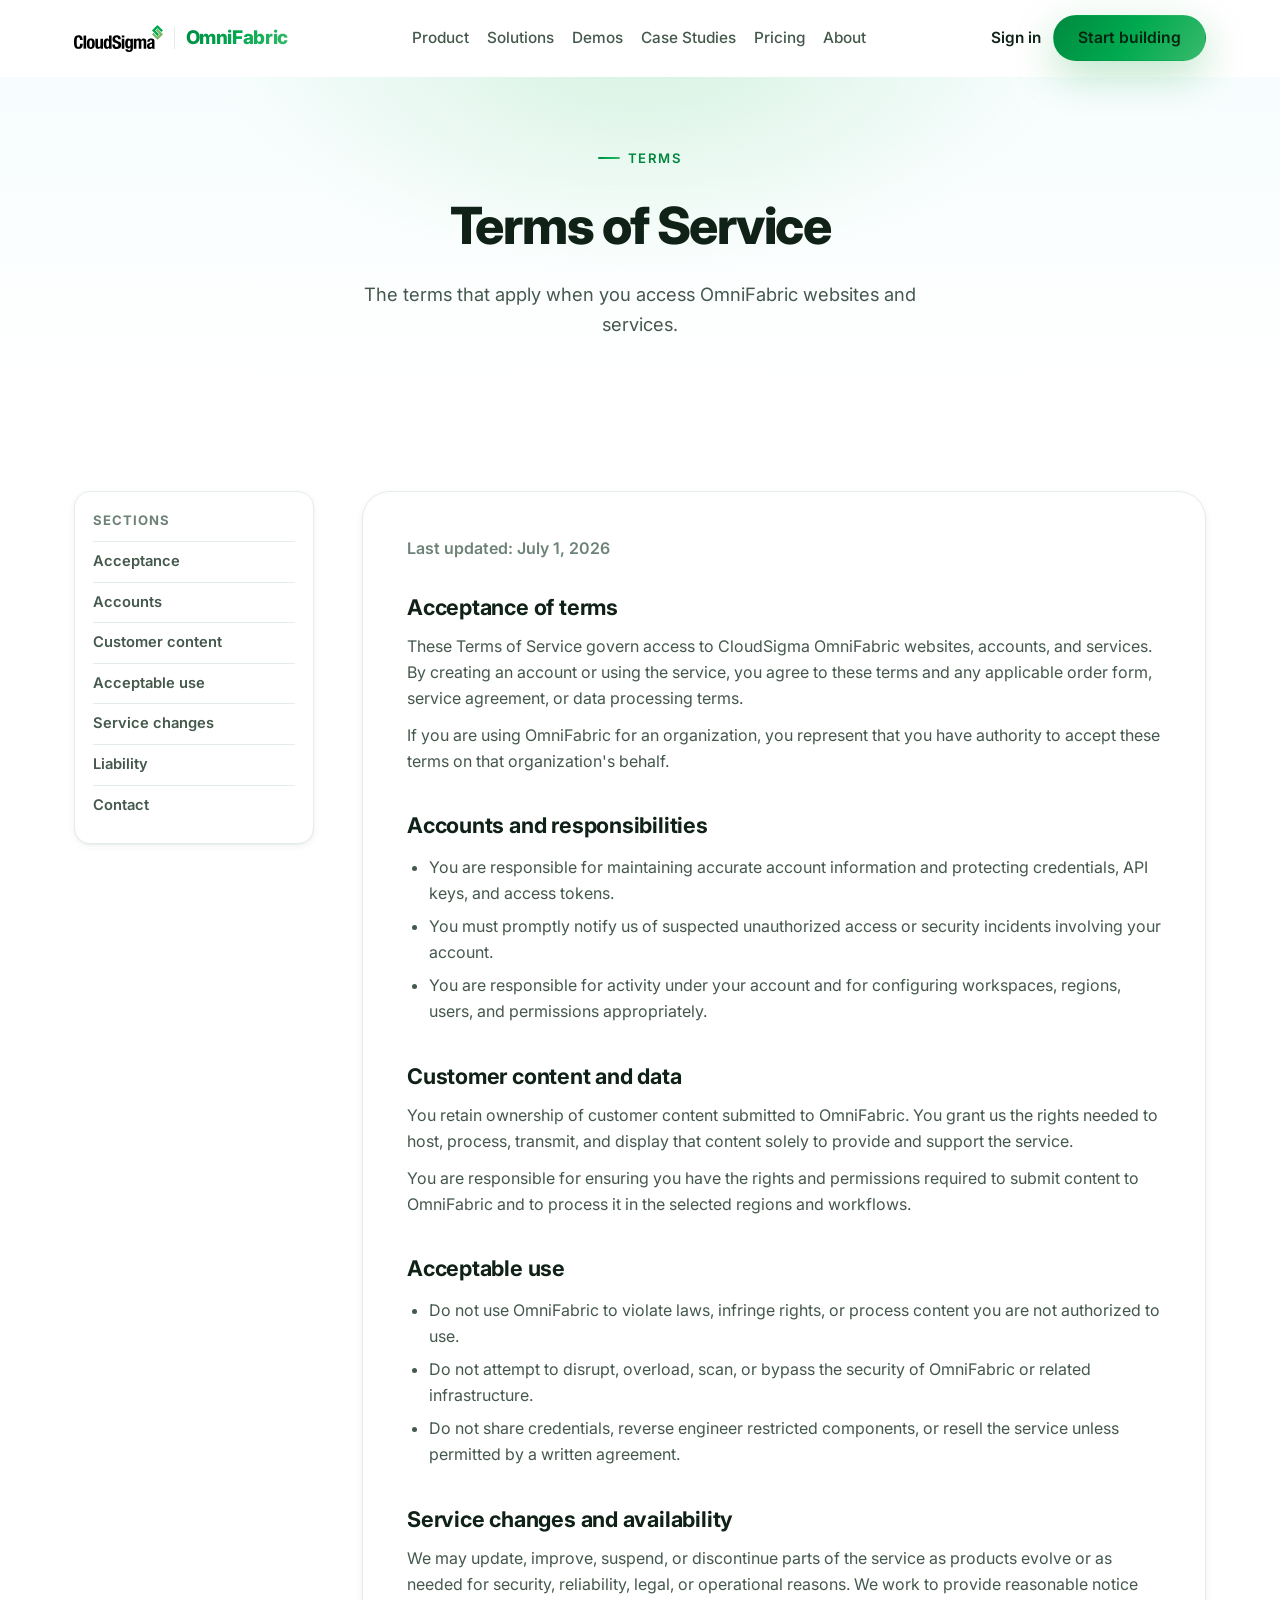
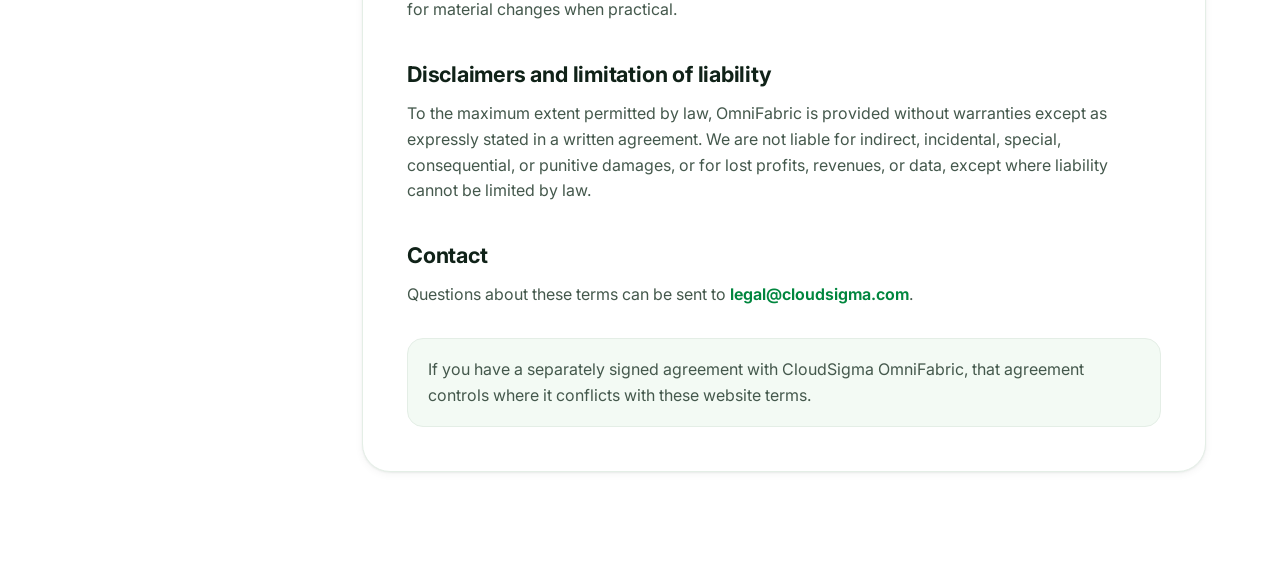
<file: terms.html>
<!DOCTYPE html>
<html lang="en">
<head>
  <meta charset="UTF-8" />
  <meta name="viewport" content="width=device-width, initial-scale=1.0" />
  <title>Terms of Service — CloudSigma OmniFabric</title>
  <meta name="description" content="OmniFabric Terms of Service: account, acceptable use, customer content, service availability, and legal terms." />
  <link rel="preconnect" href="https://fonts.googleapis.com" />
  <link rel="preconnect" href="https://fonts.gstatic.com" crossorigin />
  <link href="https://fonts.googleapis.com/css2?family=Inter:wght@400;500;600;700;800&display=swap" rel="stylesheet" />
  <link rel="stylesheet" href="assets/css/styles.css?v=15" />
</head>
<body>
  <header class="header" id="header">
    <div class="container">
      <nav class="nav" id="nav">
        <a class="brand" href="index.html" aria-label="CloudSigma OmniFabric home">
          <img class="cs-logo" src="assets/img/cloudsigma-logo.svg?v=15" alt="CloudSigma" width="90" height="27" />
          <span class="brand-div" aria-hidden="true"></span>
          <span class="wordmark">OmniFabric</span>
        </a>
        <ul class="nav-links">
          <li><a href="product.html" data-i18n="nav.product">Product</a></li>
          <li><a href="solutions.html" data-i18n="nav.solutions">Solutions</a></li>
          <li><a href="demo.html" data-i18n="nav.demo">Demos</a></li>
          <li><a href="customers.html" data-i18n="nav.customers">Case Studies</a></li>
          <li><a href="pricing.html" data-i18n="nav.pricing">Pricing</a></li>
          <li><a href="about.html" data-i18n="nav.about">About</a></li>
        </ul>
        <div class="nav-actions">
          <a href="#" class="signin" data-auth-action="login" data-i18n="nav.signin">Sign in</a>
          <a href="#" class="btn btn-primary" data-auth-action="register"><span data-i18n="nav.cta">Start building</span></a>
          <button class="nav-toggle" id="navToggle" aria-label="Toggle menu">
            <svg viewBox="0 0 24 24" fill="none" stroke="currentColor" stroke-width="2.2" stroke-linecap="round"><path d="M4 7h16M4 12h16M4 17h16"/></svg>
          </button>
        </div>
      </nav>
    </div>
  </header>

  <main class="legal-wrap">
    <section class="subhero">
      <div class="container">
        <span class="eyebrow center" style="display:inline-flex;">Terms</span>
        <h1>Terms of Service</h1>
        <p>The terms that apply when you access OmniFabric websites and services.</p>
      </div>
    </section>

    <section class="section">
      <div class="container legal-layout">
        <aside class="legal-toc" aria-label="Terms of Service sections">
          <b>Sections</b>
          <a href="#acceptance">Acceptance</a>
          <a href="#accounts">Accounts</a>
          <a href="#content">Customer content</a>
          <a href="#use">Acceptable use</a>
          <a href="#availability">Service changes</a>
          <a href="#liability">Liability</a>
          <a href="#contact">Contact</a>
        </aside>

        <article class="legal-doc">
          <p class="updated">Last updated: July 1, 2026</p>

          <h2 id="acceptance">Acceptance of terms</h2>
          <p>These Terms of Service govern access to CloudSigma OmniFabric websites, accounts, and services. By creating an account or using the service, you agree to these terms and any applicable order form, service agreement, or data processing terms.</p>
          <p>If you are using OmniFabric for an organization, you represent that you have authority to accept these terms on that organization's behalf.</p>

          <h2 id="accounts">Accounts and responsibilities</h2>
          <ul>
            <li>You are responsible for maintaining accurate account information and protecting credentials, API keys, and access tokens.</li>
            <li>You must promptly notify us of suspected unauthorized access or security incidents involving your account.</li>
            <li>You are responsible for activity under your account and for configuring workspaces, regions, users, and permissions appropriately.</li>
          </ul>

          <h2 id="content">Customer content and data</h2>
          <p>You retain ownership of customer content submitted to OmniFabric. You grant us the rights needed to host, process, transmit, and display that content solely to provide and support the service.</p>
          <p>You are responsible for ensuring you have the rights and permissions required to submit content to OmniFabric and to process it in the selected regions and workflows.</p>

          <h2 id="use">Acceptable use</h2>
          <ul>
            <li>Do not use OmniFabric to violate laws, infringe rights, or process content you are not authorized to use.</li>
            <li>Do not attempt to disrupt, overload, scan, or bypass the security of OmniFabric or related infrastructure.</li>
            <li>Do not share credentials, reverse engineer restricted components, or resell the service unless permitted by a written agreement.</li>
          </ul>

          <h2 id="availability">Service changes and availability</h2>
          <p>We may update, improve, suspend, or discontinue parts of the service as products evolve or as needed for security, reliability, legal, or operational reasons. We work to provide reasonable notice for material changes when practical.</p>

          <h2 id="liability">Disclaimers and limitation of liability</h2>
          <p>To the maximum extent permitted by law, OmniFabric is provided without warranties except as expressly stated in a written agreement. We are not liable for indirect, incidental, special, consequential, or punitive damages, or for lost profits, revenues, or data, except where liability cannot be limited by law.</p>

          <h2 id="contact">Contact</h2>
          <p>Questions about these terms can be sent to <a href="mailto:legal@cloudsigma.com">legal@cloudsigma.com</a>.</p>

          <div class="legal-note">If you have a separately signed agreement with CloudSigma OmniFabric, that agreement controls where it conflicts with these website terms.</div>
        </article>
      </div>
    </section>
  </main>

  <script>/* TEMP bridge: route auth CTAs to the static sign-in page until the
     CloudSigma SSO broker is deployed. Remove (or repoint to /auth/cloudsigma/*)
     once the broker service is live. */
  window.OMNIFABRIC_AUTH_CONFIG = { loginUrl: "auth.html", registerUrl: "auth.html" };</script>
  <script src="assets/js/i18n.js?v=15"></script>
  <script src="assets/js/auth.js"></script>
  <script src="assets/js/main.js?v=15"></script>
</body>
</html>
</file>
<file: assets/css/styles.css>
/* =========================================================
   OmniFabric — Marketing Site
   Palette inspired by CloudSigma / TaaS: clean, professional,
   green accents on light surfaces with deep-green contrast.
   ========================================================= */

:root {
  /* Brand — CloudSigma-style green family */
  --teal-50:  #e7f6ec;
  --teal-100: #c6ead2;
  --teal-200: #93d8ac;
  --teal-300: #4fbe7f;
  --teal-400: #12a957;
  --teal-500: #00a94f;   /* primary accent */
  --teal-600: #00863e;
  --teal-700: #006c31;
  --teal-800: #0a5527;
  --teal-900: #0b4523;

  /* Deep teal-navy for dark sections */
  --deep-900: #06201a;
  --deep-800: #093524;
  --deep-700: #0c4d33;

  /* Neutrals (subtly green-tinted to match the brand) */
  --ink:      #102218;
  --slate:    #44584c;
  --muted:    #6e8377;
  --line:     #e4eee6;
  --surface:  #ffffff;
  --surface-2:#f3faf4;
  --surface-3:#e9f5ec;

  /* Effects */
  --grad-teal: linear-gradient(125deg, #008a40 0%, #00a94f 50%, #38ba6c 100%);
  --grad-deep: linear-gradient(160deg, #06201a 0%, #0c4d33 60%, #006c31 130%);
  --shadow-sm: 0 1px 2px rgba(16,42,28,.06), 0 2px 8px rgba(16,42,28,.05);
  --shadow-md: 0 8px 24px rgba(16,42,28,.08), 0 2px 6px rgba(16,42,28,.05);
  --shadow-lg: 0 24px 60px rgba(16,42,28,.14);
  --shadow-teal: 0 14px 40px rgba(33,169,72,.30);

  --radius: 16px;
  --radius-sm: 10px;
  --radius-lg: 28px;
  --maxw: 1180px;

  --font: "Inter", -apple-system, BlinkMacSystemFont, "Segoe UI", Roboto,
          "Helvetica Neue", Arial, "PingFang SC", "Microsoft YaHei", sans-serif;
}

/* ---------- Reset ---------- */
*,*::before,*::after { box-sizing: border-box; }
* { margin: 0; padding: 0; }
html { scroll-behavior: smooth; -webkit-text-size-adjust: 100%; }
body {
  font-family: var(--font);
  color: var(--ink);
  background: var(--surface);
  line-height: 1.6;
  -webkit-font-smoothing: antialiased;
  text-rendering: optimizeLegibility;
  overflow-x: hidden;
}
a { color: inherit; text-decoration: none; }
img, svg { display: block; max-width: 100%; }
ul { list-style: none; }
section { position: relative; }

/* ---------- Layout helpers ---------- */
.container { width: 100%; max-width: var(--maxw); margin: 0 auto; padding: 0 24px; }
.section { padding: 96px 0; }
.section--tight { padding: 72px 0; }
.eyebrow {
  display: inline-flex; align-items: center; gap: 8px;
  font-size: .82rem; font-weight: 600; letter-spacing: .12em;
  text-transform: uppercase; color: var(--teal-600);
}
.eyebrow::before {
  content: ""; width: 22px; height: 2px; border-radius: 2px;
  background: var(--grad-teal);
}
.section-head { max-width: 720px; margin-bottom: 56px; }
.section-head.center { margin-left: auto; margin-right: auto; text-align: center; }
.section-head h2 {
  font-size: clamp(1.9rem, 3.6vw, 2.85rem);
  line-height: 1.12; letter-spacing: -.02em; margin: 16px 0 14px;
  font-weight: 800;
}
.section-head p { font-size: 1.1rem; color: var(--slate); }
.center .eyebrow::before { display: none; }

/* ---------- Buttons ---------- */
.btn {
  display: inline-flex; align-items: center; justify-content: center; gap: 8px;
  font-weight: 600; font-size: .98rem; line-height: 1;
  padding: 14px 24px; border-radius: 999px; border: 1px solid transparent;
  cursor: pointer; transition: transform .18s ease, box-shadow .25s ease,
              background .25s ease, color .2s ease, border-color .2s ease;
  white-space: nowrap;
}
.btn svg { width: 16px; height: 16px; }
.btn-primary {
  background: var(--grad-teal); color: #06250f;
  box-shadow: var(--shadow-teal);
}
.btn-primary:hover { transform: translateY(-2px); box-shadow: 0 18px 48px rgba(33,169,72,.42); }
.btn-ghost {
  background: rgba(255,255,255,.06); color: #eafcff;
  border-color: rgba(255,255,255,.22);
}
.btn-ghost:hover { background: rgba(255,255,255,.14); transform: translateY(-2px); }
.btn-outline {
  background: #fff; color: var(--teal-700); border-color: var(--line);
  box-shadow: var(--shadow-sm);
}
.btn-outline:hover { border-color: var(--teal-300); color: var(--teal-600); transform: translateY(-2px); }
.btn-lg { padding: 17px 32px; font-size: 1.05rem; }
.link-arrow {
  display: inline-flex; align-items: center; gap: 6px;
  color: var(--teal-600); font-weight: 600;
}
.link-arrow svg { width: 15px; height: 15px; transition: transform .2s ease; }
.link-arrow:hover svg { transform: translateX(4px); }

/* ---------- Header / Nav ---------- */
.header {
  position: sticky; top: 0; z-index: 100;
  background: rgba(255,255,255,.78);
  backdrop-filter: saturate(160%) blur(14px);
  border-bottom: 1px solid transparent;
  transition: border-color .3s ease, box-shadow .3s ease, background .3s ease;
}
.header.scrolled { border-color: var(--line); box-shadow: var(--shadow-sm); }
/* give the header more room than the body content so the 8 links + actions breathe */
.header .container { max-width: 1320px; }
.nav { display: flex; align-items: center; justify-content: space-between; gap: 40px; flex-wrap: nowrap; height: 76px; }
.brand { display: flex; align-items: center; gap: 11px; flex: none; white-space: nowrap; font-weight: 800; font-size: 1.18rem; letter-spacing: -.02em; }
.brand .logo-mark { width: 34px; height: 34px; }
.brand .wordmark { background: var(--grad-teal); -webkit-background-clip: text; background-clip: text; color: transparent; }
.brand .cs-logo { height: 27px; width: auto; display: block; flex: none; }
.brand .brand-div { width: 1px; height: 22px; background: var(--line); flex: none; }
.nav-links { display: flex; align-items: center; flex-wrap: nowrap; gap: 32px; }
.nav-links a { font-size: .96rem; font-weight: 500; white-space: nowrap; color: var(--slate); transition: color .2s ease; }
.nav-links a:hover { color: var(--teal-600); }
.nav-actions { display: flex; align-items: center; flex: none; gap: 18px; }
.nav-actions .signin { font-weight: 600; font-size: .96rem; white-space: nowrap; color: var(--ink); }
.nav-actions .signin:hover { color: var(--teal-600); }
/* language dropdown */
.lang-select { position: relative; }
.lang-btn {
  display: inline-flex; align-items: center; gap: 6px; cursor: pointer;
  font-family: inherit; font-weight: 600; font-size: .88rem; color: var(--slate);
  background: #fff; border: 1px solid var(--line); border-radius: 999px;
  padding: 7px 12px; transition: color .2s ease, border-color .2s ease, transform .15s ease;
}
.lang-btn:hover { color: var(--teal-600); border-color: var(--teal-300); transform: translateY(-1px); }
.lang-btn .globe { width: 15px; height: 15px; flex: none; }
.lang-btn .chev { width: 12px; height: 12px; flex: none; transition: transform .2s ease; opacity: .7; }
.lang-btn[aria-expanded="true"] .chev { transform: rotate(180deg); }
.lang-menu {
  position: absolute; top: calc(100% + 8px); right: 0; min-width: 150px; z-index: 120;
  background: #fff; border: 1px solid var(--line); border-radius: 12px; box-shadow: var(--shadow-md);
  padding: 6px; list-style: none; margin: 0;
  opacity: 0; visibility: hidden; transform: translateY(-6px);
  transition: opacity .18s ease, transform .18s ease, visibility .18s ease;
}
html[dir="rtl"] .lang-menu { right: auto; left: 0; }
.lang-menu.open { opacity: 1; visibility: visible; transform: none; }
.lang-menu li { margin: 0; }
.lang-menu button {
  width: 100%; text-align: left; font-family: inherit; font-size: .92rem; font-weight: 500;
  color: var(--slate); background: none; border: none; cursor: pointer;
  padding: 9px 12px; border-radius: 8px; display: flex; align-items: center; justify-content: space-between; gap: 10px;
}
html[dir="rtl"] .lang-menu button { text-align: right; }
.lang-menu button:hover { background: var(--surface-2); color: var(--teal-600); }
.lang-menu button[aria-current="true"] { color: var(--teal-600); font-weight: 700; }
.lang-menu button[aria-current="true"]::after { content: "✓"; color: var(--teal-500); }
.nav-toggle { display: none; background: none; border: none; cursor: pointer; padding: 8px; color: var(--ink); }
.nav-toggle svg { width: 26px; height: 26px; }
/* mid widths: keep all 8 links on one line (tighter gaps, align header to body) */
@media (max-width: 1320px) {
  .header .container { max-width: 1180px; }
  .nav { gap: 20px; }
  .nav-links { gap: 18px; }
  .nav-actions { gap: 12px; }
}

/* ---------- Hero ---------- */
.hero {
  position: relative; padding: 84px 0 96px;
  background:
    radial-gradient(900px 480px at 78% -8%, rgba(69,197,99,.20), transparent 60%),
    radial-gradient(700px 460px at 6% 14%, rgba(33,169,72,.12), transparent 55%),
    linear-gradient(180deg, #f7fdfe 0%, #ffffff 100%);
  overflow: hidden;
}
.hero-grid { display: grid; grid-template-columns: 1.05fr .95fr; gap: 56px; align-items: center; }
.hero-badge {
  display: inline-flex; align-items: center; gap: 10px;
  padding: 7px 14px 7px 8px; border-radius: 999px;
  background: #fff; border: 1px solid var(--line); box-shadow: var(--shadow-sm);
  font-size: .85rem; font-weight: 500; color: var(--slate); margin-bottom: 26px;
}
.hero-badge .pill {
  background: var(--grad-teal); color: #06250f; font-weight: 700;
  padding: 3px 10px; border-radius: 999px; font-size: .76rem; letter-spacing: .02em;
}
.hero h1 {
  font-size: clamp(2.5rem, 5vw, 3.9rem); line-height: 1.05;
  letter-spacing: -.03em; font-weight: 800; margin-bottom: 22px;
}
.hero h1 .grad { background: var(--grad-teal); -webkit-background-clip: text; background-clip: text; color: transparent; }
.hero p.lead { font-size: 1.2rem; color: var(--slate); max-width: 540px; margin-bottom: 34px; }
.hero-cta { display: flex; gap: 14px; flex-wrap: wrap; margin-bottom: 40px; }
.hero-trust { display: flex; align-items: center; gap: 14px; font-size: .9rem; color: var(--muted); }
.hero-trust .dots { display: flex; }
.hero-trust .dots span {
  width: 30px; height: 30px; border-radius: 50%; margin-left: -8px;
  border: 2px solid #fff; background: var(--grad-teal);
}
.hero-trust .dots span:nth-child(2){ background: linear-gradient(135deg,#00863e,#12a957);}
.hero-trust .dots span:nth-child(3){ background: linear-gradient(135deg,#0a5527,#00a94f);}
.hero-trust .dots span:nth-child(4){ background: linear-gradient(135deg,#4fbe7f,#00a94f);}

/* Hero visual — flywheel card */
.hero-visual { position: relative; }
.flywheel {
  position: relative; aspect-ratio: 1/1; max-width: 440px; margin: 0 auto;
}
.flywheel .ring {
  position: absolute; inset: 0; border-radius: 50%;
  border: 1.5px dashed rgba(33,169,72,.35);
  animation: spin 36s linear infinite;
}
.flywheel .ring.inner { inset: 16%; border-color: rgba(33,169,72,.22); animation-duration: 26s; animation-direction: reverse; }
@keyframes spin { to { transform: rotate(360deg); } }
.flywheel .core {
  position: absolute; inset: 32%; border-radius: 50%;
  background: var(--grad-deep); box-shadow: var(--shadow-lg);
  display: grid; place-content: center; text-align: center; color: #eafcff;
}
.flywheel .core b { font-size: 1.1rem; letter-spacing: .04em; }
.flywheel .core span { font-size: .72rem; color: var(--teal-200); letter-spacing: .14em; text-transform: uppercase; }
.node {
  position: absolute; display: flex; align-items: center; gap: 9px;
  background: #fff; border: 1px solid var(--line); box-shadow: var(--shadow-md);
  padding: 11px 16px; border-radius: 14px; font-weight: 700; font-size: .95rem;
}
.node i { width: 30px; height: 30px; border-radius: 9px; display: grid; place-content: center; background: var(--teal-50); color: var(--teal-600); }
.node i svg { width: 17px; height: 17px; }
.node.n1 { top: -4%; left: 50%; transform: translateX(-50%); }
.node.n2 { bottom: 10%; left: -10%; }
.node.n3 { bottom: 10%; right: -10%; }
.float-card {
  position: absolute; background: #fff; border: 1px solid var(--line);
  border-radius: 14px; box-shadow: var(--shadow-md); padding: 12px 15px;
  font-size: .82rem; display: flex; align-items: center; gap: 10px;
}
.float-card .dot { width: 9px; height: 9px; border-radius: 50%; background: #00a94f; box-shadow: 0 0 0 4px rgba(25,195,125,.16); }
.float-card.fc1 { top: 6%; right: -6%; animation: floaty 5s ease-in-out infinite; }
.float-card.fc2 { bottom: 2%; left: -2%; animation: floaty 6s ease-in-out infinite .6s; }
@keyframes floaty { 0%,100%{ transform: translateY(0);} 50%{ transform: translateY(-12px);} }

/* ---------- Logos / trust strip ---------- */
.logos { padding: 44px 0; border-bottom: 1px solid var(--line); }
.logos p { text-align: center; font-size: .82rem; letter-spacing: .12em; text-transform: uppercase; color: var(--muted); margin-bottom: 26px; }
.logos-row { display: flex; flex-wrap: wrap; align-items: center; justify-content: center; gap: 48px; }
.logos-row .lg { font-weight: 800; font-size: 1.25rem; color: #aebfc7; letter-spacing: -.02em; transition: color .2s ease; }
.logos-row .lg:hover { color: var(--teal-600); }

/* ---------- Stats band ---------- */
.stats { background: var(--surface-2); border-top: 1px solid var(--line); border-bottom: 1px solid var(--line); }
.stats-grid { display: grid; grid-template-columns: repeat(4,1fr); gap: 32px; }
.stat { text-align: center; }
.stat .num { font-size: clamp(2rem, 3.4vw, 2.7rem); font-weight: 800; letter-spacing: -.02em;
  background: var(--grad-teal); -webkit-background-clip: text; background-clip: text; color: transparent; }
.stat .lbl { color: var(--slate); font-size: .96rem; margin-top: 4px; }

/* ---------- Flywheel / pillars (Agent · Model · Data) ---------- */
.pillars-grid { display: grid; grid-template-columns: repeat(3,1fr); gap: 24px; }
.pillar {
  position: relative; padding: 32px 28px; border-radius: var(--radius);
  background: #fff; border: 1px solid var(--line); box-shadow: var(--shadow-sm);
  transition: transform .25s ease, box-shadow .25s ease, border-color .25s ease;
  overflow: hidden;
}
.pillar::before {
  content: ""; position: absolute; inset: 0 0 auto 0; height: 4px; background: var(--grad-teal);
  transform: scaleX(0); transform-origin: left; transition: transform .3s ease;
}
.pillar:hover { transform: translateY(-6px); box-shadow: var(--shadow-md); border-color: var(--teal-200); }
.pillar:hover::before { transform: scaleX(1); }
.pillar .ic { width: 50px; height: 50px; border-radius: 14px; display: grid; place-content: center;
  background: var(--grad-deep); color: var(--teal-200); margin-bottom: 18px; }
.pillar .ic svg { width: 24px; height: 24px; }
.pillar h3 { font-size: 1.28rem; letter-spacing: -.01em; margin-bottom: 9px; }
.pillar .tag { font-size: .78rem; font-weight: 700; letter-spacing: .08em; text-transform: uppercase; color: var(--teal-600); display: block; margin-bottom: 12px; }
.pillar p { color: var(--slate); font-size: .98rem; }

/* ---------- Capabilities (feature blocks) ---------- */
.feature-block { display: grid; grid-template-columns: 1fr 1fr; gap: 60px; align-items: center; }
.feature-block + .feature-block { margin-top: 96px; }
.feature-block.reverse .fb-media { order: -1; }
.fb-text .eyebrow { margin-bottom: 16px; }
.fb-text h3 { font-size: clamp(1.6rem, 2.8vw, 2.15rem); letter-spacing: -.02em; line-height: 1.15; margin-bottom: 16px; font-weight: 800; }
.fb-text > p { color: var(--slate); font-size: 1.08rem; margin-bottom: 24px; }
.fb-list { display: grid; gap: 14px; margin-bottom: 28px; }
.fb-list li { display: flex; gap: 12px; align-items: flex-start; }
.fb-list .ck { flex: none; width: 22px; height: 22px; margin-top: 1px; border-radius: 7px;
  background: var(--teal-50); color: var(--teal-600); display: grid; place-content: center; }
.fb-list .ck svg { width: 13px; height: 13px; }
.fb-list b { font-weight: 650; }
.fb-list span { color: var(--slate); }

/* media panel */
.fb-media { position: relative; }
.panel {
  border-radius: var(--radius-lg); background: var(--grad-deep);
  box-shadow: var(--shadow-lg); padding: 26px; color: #d6f4fa; overflow: hidden;
  position: relative;
}
.panel::after {
  content: ""; position: absolute; width: 340px; height: 340px; border-radius: 50%;
  background: radial-gradient(circle, rgba(69,197,99,.35), transparent 65%);
  top: -120px; right: -100px;
}
.panel .panel-bar { display: flex; gap: 7px; margin-bottom: 18px; position: relative; z-index: 1; }
.panel .panel-bar i { width: 11px; height: 11px; border-radius: 50%; background: rgba(255,255,255,.25); }
.code { position: relative; z-index: 1; font-family: ui-monospace, "SF Mono", Menlo, Consolas, monospace; font-size: .84rem; line-height: 1.85; }
.code .k { color: #4fbe7f; }
.code .s { color: #6fe0a0; }
.code .c { color: #6fa3b0; }
.code .p { color: #cfe9f0; }
.code .m { color: #ffd479; }

/* mini metric grid inside panel */
.panel-metrics { display: grid; grid-template-columns: 1fr 1fr; gap: 14px; position: relative; z-index: 1; }
.panel-metrics .pm { background: rgba(255,255,255,.07); border: 1px solid rgba(255,255,255,.12); border-radius: 14px; padding: 16px; }
.panel-metrics .pm .v { font-size: 1.5rem; font-weight: 800; color: #eafcff; }
.panel-metrics .pm .l { font-size: .82rem; color: var(--teal-200); }

/* data flow visual */
.flow { position: relative; z-index: 1; display: grid; gap: 12px; }
.flow .frow { display: flex; align-items: center; gap: 12px; background: rgba(255,255,255,.06);
  border: 1px solid rgba(255,255,255,.12); border-radius: 12px; padding: 12px 14px; }
.flow .frow .fi { width: 34px; height: 34px; flex: none; border-radius: 9px; background: rgba(69,197,99,.18); color: #4fbe7f; display: grid; place-content: center; }
.flow .frow .fi svg { width: 18px; height: 18px; }
.flow .frow b { color: #eafcff; font-size: .95rem; display: block; }
.flow .frow small { color: var(--teal-200); font-size: .8rem; }
.flow .farrow { text-align: center; color: rgba(255,255,255,.4); font-size: 1rem; line-height: .4; }

/* ---------- Outcomes ---------- */
.outcomes { background: var(--surface-2); }
.outcomes-grid { display: grid; grid-template-columns: repeat(4,1fr); gap: 22px; }
.outcome {
  background: #fff; border: 1px solid var(--line); border-radius: var(--radius);
  padding: 28px 24px; box-shadow: var(--shadow-sm); transition: transform .25s ease, box-shadow .25s ease;
}
.outcome:hover { transform: translateY(-5px); box-shadow: var(--shadow-md); }
.outcome .change { display: flex; align-items: baseline; gap: 8px; font-weight: 800; letter-spacing: -.02em; margin-bottom: 10px; }
.outcome .change .from { color: var(--muted); font-size: 1.05rem; text-decoration: line-through; text-decoration-color: rgba(107,130,144,.45); }
.outcome .change .arr { color: var(--teal-400); }
.outcome .change .to { color: var(--teal-600); font-size: 1.7rem; }
.outcome h4 { font-size: 1.02rem; margin-bottom: 4px; }
.outcome p { color: var(--slate); font-size: .92rem; }

/* ---------- Solutions ---------- */
.sol-grid { display: grid; grid-template-columns: repeat(3,1fr); gap: 22px; }
.sol {
  position: relative; padding: 28px; border-radius: var(--radius);
  border: 1px solid var(--line); background: #fff; box-shadow: var(--shadow-sm);
  transition: transform .25s ease, box-shadow .25s ease, border-color .25s ease;
}
.sol:hover { transform: translateY(-5px); box-shadow: var(--shadow-md); border-color: var(--teal-200); }
.sol .ic { width: 46px; height: 46px; border-radius: 13px; background: var(--teal-50); color: var(--teal-600); display: grid; place-content: center; margin-bottom: 16px; }
.sol .ic svg { width: 22px; height: 22px; }
.sol h4 { font-size: 1.14rem; margin-bottom: 8px; }
.sol p { color: var(--slate); font-size: .95rem; margin-bottom: 14px; }

/* ---------- How it works ---------- */
.steps { display: grid; grid-template-columns: repeat(3,1fr); gap: 26px; counter-reset: step; }
.step { position: relative; padding-top: 18px; }
.step .n {
  width: 46px; height: 46px; border-radius: 13px; display: grid; place-content: center;
  background: var(--grad-teal); color: #06250f; font-weight: 800; font-size: 1.2rem; margin-bottom: 18px;
  box-shadow: var(--shadow-teal);
}
.step h4 { font-size: 1.18rem; margin-bottom: 8px; }
.step p { color: var(--slate); font-size: .97rem; }

/* ---------- CTA ---------- */
.cta-band { padding: 0 0 96px; }
.cta-inner {
  position: relative; overflow: hidden; border-radius: var(--radius-lg);
  background: var(--grad-deep); padding: 64px 56px; text-align: center; color: #eafcff;
  box-shadow: var(--shadow-lg);
}
.cta-inner::before, .cta-inner::after {
  content: ""; position: absolute; border-radius: 50%;
  background: radial-gradient(circle, rgba(69,197,99,.4), transparent 65%);
}
.cta-inner::before { width: 420px; height: 420px; top: -180px; left: -120px; }
.cta-inner::after { width: 360px; height: 360px; bottom: -200px; right: -80px; }
.cta-inner > * { position: relative; z-index: 1; }
.cta-inner h2 { font-size: clamp(1.9rem, 3.6vw, 2.8rem); letter-spacing: -.02em; margin-bottom: 14px; font-weight: 800; }
.cta-inner p { font-size: 1.12rem; color: var(--teal-100); max-width: 560px; margin: 0 auto 30px; }
.cta-inner .hero-cta { justify-content: center; }

/* ---------- Footer ---------- */
.footer { background: var(--deep-900); color: #b6d3db; padding: 64px 0 32px; }
.footer-grid { display: grid; grid-template-columns: 1.6fr 1fr 1fr 1fr; gap: 40px; }
.footer .brand { color: #eafcff; margin-bottom: 16px; }
.footer .brand .wordmark { background: var(--grad-teal); -webkit-background-clip: text; background-clip: text; color: transparent; }
.footer-about p { font-size: .95rem; color: #8fb4bf; max-width: 320px; }
.footer h5 { color: #eafcff; font-size: .95rem; margin-bottom: 16px; letter-spacing: .02em; }
.footer ul li { margin-bottom: 11px; }
.footer ul a { font-size: .92rem; color: #9cc0cb; transition: color .2s ease; }
.footer ul a:hover { color: #4fbe7f; }
.footer-bottom { display: flex; justify-content: space-between; align-items: center; flex-wrap: wrap; gap: 14px;
  margin-top: 48px; padding-top: 26px; border-top: 1px solid rgba(255,255,255,.1); font-size: .88rem; color: #7fa6b2; }
.footer-bottom .social { display: flex; gap: 16px; }
.footer-bottom .social a { color: #9cc0cb; }
.footer-bottom .social a:hover { color: #4fbe7f; }
.footer-bottom .social svg { width: 19px; height: 19px; }

/* ---------- Testimonials ---------- */
.tst-grid { display: grid; grid-template-columns: repeat(3,1fr); gap: 22px; }
.tst {
  background: #fff; border: 1px solid var(--line); border-radius: var(--radius);
  padding: 28px; box-shadow: var(--shadow-sm); display: flex; flex-direction: column;
  transition: transform .25s ease, box-shadow .25s ease;
}
.tst:hover { transform: translateY(-5px); box-shadow: var(--shadow-md); }
.tst .quote { font-size: 1.02rem; color: var(--ink); line-height: 1.65; margin-bottom: 22px; flex: 1; }
.tst .quote::before { content: "“"; color: var(--teal-400); font-size: 2.6rem; line-height: 0; vertical-align: -0.4em; margin-right: 4px; font-weight: 800; }
.tst .who { display: flex; align-items: center; gap: 12px; }
.tst .av { width: 42px; height: 42px; border-radius: 50%; flex: none; background: var(--grad-teal); display: grid; place-content: center; color: #06250f; font-weight: 800; font-size: 1rem; }
.tst .who b { display: block; font-size: .95rem; }
.tst .who span { font-size: .85rem; color: var(--muted); }

/* ---------- Pricing ---------- */
.price-grid { display: grid; grid-template-columns: repeat(3,1fr); gap: 24px; align-items: stretch; }
.price {
  position: relative; display: flex; flex-direction: column;
  background: #fff; border: 1px solid var(--line); border-radius: var(--radius-lg);
  padding: 34px 30px; box-shadow: var(--shadow-sm);
  transition: transform .25s ease, box-shadow .25s ease, border-color .25s ease;
}
.price:hover { transform: translateY(-6px); box-shadow: var(--shadow-md); }
.price.featured { border-color: transparent; box-shadow: var(--shadow-lg); background: var(--grad-deep); color: #eafcff; }
.price.featured .price-name, .price.featured .price-amt { color: #eafcff; }
.price.featured .price-desc { color: var(--teal-100); }
.price.featured .price-amt small { color: var(--teal-200); }
.price.featured .price-list li { color: #d6f4fa; }
.price.featured .price-list .ck { background: rgba(69,197,99,.18); color: #4fbe7f; }
.price .badge {
  position: absolute; top: 18px; right: 18px; background: var(--grad-teal); color: #06250f;
  font-size: .72rem; font-weight: 800; letter-spacing: .06em; text-transform: uppercase;
  padding: 5px 12px; border-radius: 999px;
}
.price-name { font-size: 1.2rem; font-weight: 800; letter-spacing: -.01em; margin-bottom: 6px; }
.price-desc { color: var(--slate); font-size: .92rem; margin-bottom: 22px; min-height: 40px; }
.price-amt { font-size: 2.6rem; font-weight: 800; letter-spacing: -.02em; line-height: 1; margin-bottom: 4px; }
.price-amt small { font-size: .95rem; font-weight: 500; color: var(--muted); letter-spacing: 0; }
.price-amt .from { font-size: .9rem; font-weight: 500; color: var(--muted); display: block; margin-bottom: 6px; }
.price .btn { width: 100%; margin: 24px 0 26px; }
.price-list { display: grid; gap: 13px; }
.price-list li { display: flex; gap: 11px; align-items: flex-start; font-size: .94rem; color: var(--slate); }
.price-list .ck { flex: none; width: 20px; height: 20px; margin-top: 1px; border-radius: 6px; background: var(--teal-50); color: var(--teal-600); display: grid; place-content: center; }
.price-list .ck svg { width: 12px; height: 12px; }
.price-note { text-align: center; color: var(--muted); font-size: .92rem; margin-top: 30px; }

/* ---------- FAQ ---------- */
.faq { max-width: 760px; margin: 0 auto; }
.faq-item { border-bottom: 1px solid var(--line); }
.faq-q {
  width: 100%; background: none; border: none; cursor: pointer; text-align: left;
  display: flex; align-items: center; justify-content: space-between; gap: 16px;
  padding: 22px 4px; font-size: 1.08rem; font-weight: 650; color: var(--ink);
  font-family: inherit;
}
.faq-q .pm { flex: none; width: 26px; height: 26px; border-radius: 8px; background: var(--teal-50); color: var(--teal-600); display: grid; place-content: center; transition: transform .25s ease, background .2s ease; }
.faq-q .pm svg { width: 15px; height: 15px; }
.faq-item.open .faq-q .pm { transform: rotate(45deg); background: var(--teal-500); color: #fff; }
.faq-a { max-height: 0; overflow: hidden; transition: max-height .3s ease; }
.faq-a p { padding: 0 4px 22px; color: var(--slate); font-size: 1rem; }

/* sub-page hero (compact) */
.subhero {
  padding: 64px 0 56px; text-align: center;
  background:
    radial-gradient(700px 380px at 50% -10%, rgba(69,197,99,.18), transparent 60%),
    linear-gradient(180deg, #f7fdfe 0%, #ffffff 100%);
}
.subhero h1 { font-size: clamp(2.1rem, 4.4vw, 3.2rem); letter-spacing: -.03em; font-weight: 800; margin: 16px 0 14px; }
.subhero p { font-size: 1.15rem; color: var(--slate); max-width: 600px; margin: 0 auto; }

@media (max-width: 960px) {
  .tst-grid, .price-grid { grid-template-columns: 1fr; }
  .price.featured { order: -1; }
}

/* ---------- Legal pages ---------- */
.legal-wrap { background: var(--surface); }
.legal-layout {
  display: grid; grid-template-columns: minmax(180px,240px) minmax(0,1fr);
  gap: 48px; align-items: start;
}
.legal-toc {
  position: sticky; top: 100px; padding: 18px;
  border: 1px solid var(--line); border-radius: var(--radius);
  background: #fff; box-shadow: var(--shadow-sm);
}
.legal-toc b { display: block; font-size: .82rem; letter-spacing: .08em; text-transform: uppercase; color: var(--muted); margin-bottom: 10px; }
.legal-toc a {
  display: block; padding: 8px 0; color: var(--slate); font-size: .92rem; font-weight: 600;
  border-top: 1px solid var(--line);
}
.legal-toc a:hover { color: var(--teal-600); }
.legal-doc {
  background: #fff; border: 1px solid var(--line); border-radius: var(--radius-lg);
  padding: 44px; box-shadow: var(--shadow-sm);
}
.legal-doc .updated { color: var(--muted); font-weight: 600; margin-bottom: 28px; }
.legal-doc h2 { font-size: 1.35rem; letter-spacing: -.01em; margin: 34px 0 10px; }
.legal-doc h2:first-of-type { margin-top: 0; }
.legal-doc p, .legal-doc li { color: var(--slate); font-size: 1rem; }
.legal-doc p + p { margin-top: 12px; }
.legal-doc ul { list-style: disc; padding-left: 22px; margin: 12px 0 0; }
.legal-doc li + li { margin-top: 8px; }
.legal-doc a { color: var(--teal-600); font-weight: 650; }
.legal-note {
  margin-top: 30px; padding: 18px 20px; border-radius: var(--radius);
  background: var(--surface-2); border: 1px solid var(--line); color: var(--slate);
}
@media (max-width: 860px) {
  .legal-layout { grid-template-columns: 1fr; gap: 24px; }
  .legal-toc { position: static; }
  .legal-doc { padding: 28px; }
}

/* ---------- Competitive advantage ---------- */
.adv-grid { display: grid; grid-template-columns: repeat(4,1fr); gap: 22px; margin-bottom: 56px; }
.adv {
  position: relative; padding: 28px 24px; border-radius: var(--radius);
  background: #fff; border: 1px solid var(--line); box-shadow: var(--shadow-sm);
  transition: transform .25s ease, box-shadow .25s ease, border-color .25s ease;
}
.adv:hover { transform: translateY(-6px); box-shadow: var(--shadow-md); border-color: var(--teal-200); }
.adv .ic { width: 50px; height: 50px; border-radius: 14px; display: grid; place-content: center;
  background: var(--grad-teal); color: #06250f; margin-bottom: 16px; }
.adv .ic svg { width: 24px; height: 24px; }
.adv h3 { font-size: 1.14rem; letter-spacing: -.01em; margin-bottom: 8px; }
.adv p { color: var(--slate); font-size: .94rem; }

/* comparison table */
.compare-wrap { overflow-x: auto; border-radius: var(--radius-lg); box-shadow: var(--shadow-md); border: 1px solid var(--line); }
.compare { width: 100%; border-collapse: collapse; min-width: 720px; background: #fff; }
.compare th, .compare td { padding: 18px 22px; text-align: left; border-bottom: 1px solid var(--line); vertical-align: middle; }
.compare thead th { font-size: .95rem; font-weight: 700; color: var(--ink); background: var(--surface-2); }
.compare thead th.own {
  color: #06250f; background: var(--grad-teal); border-top-right-radius: 0;
  position: relative; font-weight: 800;
}
.compare thead th:first-child { width: 32%; }
.compare tbody td { font-size: .94rem; color: var(--slate); }
.compare tbody td:first-child { font-weight: 650; color: var(--ink); }
.compare .own-col { background: rgba(33,169,72,.06); font-weight: 600; color: var(--ink); }
.compare tbody tr:last-child td { border-bottom: none; }
.cmp-ic { display: inline-flex; align-items: center; gap: 9px; }
.cmp-ic .yes, .cmp-ic .no, .cmp-ic .mid { width: 22px; height: 22px; flex: none; border-radius: 7px; display: grid; place-content: center; }
.cmp-ic .yes { background: rgba(33,169,72,.14); color: var(--teal-700); }
.cmp-ic .no  { background: #fdecec; color: #d05a5a; }
.cmp-ic .mid { background: #fff5e6; color: #c2872a; }
.cmp-ic svg { width: 13px; height: 13px; }

/* ---------- Case studies ---------- */
.case-grid { display: grid; grid-template-columns: repeat(3,1fr); gap: 22px; margin-top: 24px; }
.case {
  display: flex; flex-direction: column; padding: 26px;
  background: #fff; border: 1px solid var(--line); border-radius: var(--radius); box-shadow: var(--shadow-sm);
  transition: transform .25s ease, box-shadow .25s ease, border-color .25s ease;
}
.case:hover { transform: translateY(-5px); box-shadow: var(--shadow-md); border-color: var(--teal-200); }
.case .tag {
  align-self: flex-start; font-size: .72rem; font-weight: 700; letter-spacing: .06em; text-transform: uppercase;
  color: var(--teal-700); background: var(--teal-50); padding: 5px 11px; border-radius: 999px; margin-bottom: 16px;
}
.case .metric { font-size: 2.1rem; font-weight: 800; letter-spacing: -.02em; line-height: 1;
  background: var(--grad-teal); -webkit-background-clip: text; background-clip: text; color: transparent; margin-bottom: 6px; }
.case .metric small { font-size: .9rem; font-weight: 600; color: var(--muted); letter-spacing: 0; -webkit-text-fill-color: var(--muted); }
.case h4 { font-size: 1.06rem; margin-bottom: 8px; }
.case p { color: var(--slate); font-size: .93rem; flex: 1; }
.case .who { margin-top: 16px; padding-top: 14px; border-top: 1px solid var(--line); font-size: .86rem; color: var(--muted); font-weight: 600; }

@media (max-width: 960px) {
  .adv-grid { grid-template-columns: repeat(2,1fr); }
  .case-grid { grid-template-columns: 1fr; }
}
@media (max-width: 560px) {
  .adv-grid { grid-template-columns: 1fr; }
}

/* ---------- Docs / Resources ---------- */
.docs-search {
  max-width: 520px; margin: 26px auto 0; position: relative;
}
.docs-search svg { position: absolute; left: 18px; top: 50%; transform: translateY(-50%); width: 18px; height: 18px; color: var(--muted); }
.docs-search input {
  width: 100%; font-family: inherit; font-size: 1rem; color: var(--ink);
  padding: 15px 18px 15px 48px; border-radius: 999px; border: 1px solid var(--line);
  background: #fff; box-shadow: var(--shadow-sm); outline: none;
  transition: border-color .2s ease, box-shadow .2s ease;
}
.docs-search input:focus { border-color: var(--teal-300); box-shadow: 0 0 0 4px rgba(33,169,72,.12); }

.guide-grid { display: grid; grid-template-columns: repeat(2,1fr); gap: 22px; }
.guide {
  background: #fff; border: 1px solid var(--line); border-radius: var(--radius);
  padding: 28px; box-shadow: var(--shadow-sm);
  transition: transform .25s ease, box-shadow .25s ease, border-color .25s ease;
}
.guide:hover { transform: translateY(-4px); box-shadow: var(--shadow-md); border-color: var(--teal-200); }
.guide-head { display: flex; align-items: center; gap: 14px; margin-bottom: 8px; }
.guide-head .ic { width: 44px; height: 44px; flex: none; border-radius: 12px; background: var(--grad-deep); color: var(--teal-200); display: grid; place-content: center; }
.guide-head .ic svg { width: 22px; height: 22px; }
.guide-head h3 { font-size: 1.2rem; letter-spacing: -.01em; }
.guide > p { color: var(--slate); font-size: .96rem; margin-bottom: 16px; }
.guide-links { display: grid; gap: 2px; }
.guide-links a {
  display: flex; align-items: center; gap: 8px; padding: 9px 10px; border-radius: 9px;
  font-size: .94rem; color: var(--slate); font-weight: 500; transition: background .2s ease, color .2s ease;
}
.guide-links a::before { content: ""; width: 6px; height: 6px; border-radius: 50%; background: var(--teal-400); flex: none; }
.guide-links a:hover { background: var(--surface-2); color: var(--teal-600); }

.api-panel {
  position: relative; overflow: hidden; border-radius: var(--radius-lg);
  background: var(--grad-deep); color: #eafcff; padding: 48px 44px;
  display: grid; grid-template-columns: 1.1fr 1fr; gap: 40px; align-items: center;
  box-shadow: var(--shadow-lg);
}
.api-panel::after { content: ""; position: absolute; width: 360px; height: 360px; border-radius: 50%;
  background: radial-gradient(circle, rgba(69,197,99,.32), transparent 65%); top: -140px; right: -90px; }
.api-panel > * { position: relative; z-index: 1; }
.api-panel .eyebrow { color: var(--teal-200); }
.api-panel .eyebrow::before { background: var(--teal-300); }
.api-panel h2 { font-size: clamp(1.6rem,2.8vw,2.1rem); letter-spacing: -.02em; margin: 14px 0 12px; font-weight: 800; }
.api-panel p { color: var(--teal-100); margin-bottom: 24px; }
.api-btns { display: flex; flex-wrap: wrap; gap: 12px; }
.api-code {
  background: rgba(3,18,24,.5); border: 1px solid rgba(255,255,255,.12); border-radius: var(--radius);
  padding: 22px; font-family: ui-monospace, "SF Mono", Menlo, Consolas, monospace; font-size: .84rem; line-height: 1.85;
}

@media (max-width: 960px) {
  .guide-grid { grid-template-columns: 1fr; }
  .api-panel { grid-template-columns: 1fr; gap: 28px; padding: 36px 26px; }
}

/* ---------- Regions ---------- */
.region-banner {
  display: flex; align-items: center; gap: 10px; flex-wrap: wrap;
  max-width: 520px; margin: 26px auto 0; padding: 12px 18px;
  background: #fff; border: 1px solid var(--line); border-radius: 999px; box-shadow: var(--shadow-sm);
  font-size: .95rem; color: var(--slate);
}
.region-banner .pin { width: 18px; height: 18px; flex: none; color: var(--teal-600); }
.region-banner b { color: var(--ink); }
.region-banner[data-active="true"] { border-color: var(--teal-300); }

.region-stats { display: grid; grid-template-columns: repeat(3,1fr); gap: 22px; margin-bottom: 48px; }
.region-stats .stat .num { font-size: clamp(1.8rem,3vw,2.4rem); }

.region-grid { display: grid; grid-template-columns: repeat(4,1fr); gap: 18px; }
.region {
  display: flex; flex-direction: column; gap: 14px; padding: 22px;
  background: #fff; border: 1px solid var(--line); border-radius: var(--radius); box-shadow: var(--shadow-sm);
  transition: transform .25s ease, box-shadow .25s ease, border-color .25s ease;
}
.region:hover { transform: translateY(-4px); box-shadow: var(--shadow-md); }
.region.is-active { border-color: var(--teal-400); box-shadow: 0 0 0 3px rgba(33,169,72,.12), var(--shadow-md); }
.region.soon { opacity: .82; }
.region-top { display: flex; align-items: flex-start; gap: 12px; }
.region-top .flag { font-size: 1.7rem; line-height: 1; flex: none; }
.region-top .rt-name { flex: 1; min-width: 0; }
.region-top .rt-name b { display: block; font-size: 1.05rem; letter-spacing: -.01em; }
.region-top .rt-name span { font-size: .85rem; color: var(--muted); }
.region-status { font-size: .68rem; font-weight: 800; letter-spacing: .06em; text-transform: uppercase;
  padding: 4px 9px; border-radius: 999px; flex: none; white-space: nowrap; }
.region-status.ok { background: var(--teal-50); color: var(--teal-700); }
.region-status.soon { background: #fff5e6; color: #c2872a; }
.region-sub { font-size: .85rem; color: var(--slate); display: flex; align-items: center; gap: 7px; margin-top: -2px; }
.region-sub::before { content: ""; width: 7px; height: 7px; border-radius: 50%; background: var(--teal-400); flex: none; }
.region .btn { width: 100%; margin-top: auto; padding: 11px 16px; font-size: .92rem; }
.region.is-active .btn { background: var(--teal-50); color: var(--teal-700); border-color: var(--teal-300); cursor: default; box-shadow: none; }
.region-activate[disabled] { opacity: .55; cursor: not-allowed; }

/* provisioning modal */
.modal-overlay {
  position: fixed; inset: 0; z-index: 200; display: flex; align-items: center; justify-content: center;
  background: rgba(7,37,26,.55); backdrop-filter: blur(4px); padding: 24px;
  opacity: 0; visibility: hidden; transition: opacity .25s ease, visibility .25s ease;
}
.modal-overlay.open { opacity: 1; visibility: visible; }
.modal {
  width: 100%; max-width: 440px; background: #fff; border-radius: var(--radius-lg);
  box-shadow: var(--shadow-lg); padding: 30px; transform: translateY(12px) scale(.98);
  transition: transform .25s ease; position: relative;
}
.modal-overlay.open .modal { transform: none; }
.modal-region { display: flex; align-items: center; gap: 12px; margin-bottom: 20px; }
.modal-region .flag { font-size: 1.9rem; }
.modal-region b { font-size: 1.15rem; }
.modal-region span { display: block; font-size: .85rem; color: var(--muted); }
.modal h3 { font-size: 1.15rem; margin-bottom: 18px; letter-spacing: -.01em; }
.prov-steps { display: grid; gap: 12px; margin-bottom: 8px; }
.prov-step { display: flex; align-items: center; gap: 12px; font-size: .95rem; color: var(--muted); transition: color .3s ease; }
.prov-step .dot {
  width: 24px; height: 24px; flex: none; border-radius: 50%; display: grid; place-content: center;
  border: 2px solid var(--line); background: #fff; transition: all .3s ease;
}
.prov-step .dot .spin { width: 13px; height: 13px; border: 2px solid var(--teal-200); border-top-color: var(--teal-500);
  border-radius: 50%; animation: rot .7s linear infinite; }
.prov-step .dot .ok { width: 13px; height: 13px; color: #fff; display: none; }
@keyframes rot { to { transform: rotate(360deg); } }
.prov-step.active { color: var(--ink); font-weight: 600; }
.prov-step.done { color: var(--ink); }
.prov-step.done .dot { background: var(--teal-500); border-color: var(--teal-500); }
.prov-step.done .dot .spin { display: none; }
.prov-step.done .dot .ok { display: block; }
.prov-step .dot .spin, .prov-step.active .dot .spin { display: block; }
.prov-step:not(.active):not(.done) .dot .spin { display: none; }

.prov-done { text-align: center; display: none; }
.prov-done.show { display: block; }
.prov-done .check { width: 56px; height: 56px; margin: 0 auto 16px; border-radius: 50%;
  background: var(--grad-teal); display: grid; place-content: center; box-shadow: var(--shadow-teal); }
.prov-done .check svg { width: 28px; height: 28px; color: #06250f; }
.prov-done h3 { font-size: 1.3rem; margin-bottom: 8px; }
.prov-done p { color: var(--slate); font-size: .95rem; margin-bottom: 14px; }
.prov-endpoint { font-family: ui-monospace, "SF Mono", Menlo, Consolas, monospace; font-size: .9rem;
  background: var(--surface-2); border: 1px solid var(--line); border-radius: 10px; padding: 12px 14px;
  color: var(--teal-700); margin-bottom: 22px; word-break: break-all; }
.prov-actions { display: flex; gap: 10px; justify-content: center; }
.prov-body.hide { display: none; }
html[dir="rtl"] .prov-step, html[dir="rtl"] .modal-region { flex-direction: row-reverse; }

@media (max-width: 960px) {
  .region-grid { grid-template-columns: repeat(2,1fr); }
  .region-stats { grid-template-columns: 1fr; gap: 14px; }
}
@media (max-width: 560px) { .region-grid { grid-template-columns: 1fr; } }

/* ---------- About page ---------- */
.fb-sub { color: var(--teal-700); font-weight: 700; font-size: 1.08rem; margin-bottom: 16px; }
.fb-text h3 .biglogo { font-size: 1.9rem; }
.facts-card {
  background: #fff; border: 1px solid var(--line); border-radius: var(--radius-lg);
  box-shadow: var(--shadow-md); padding: 8px 10px; position: relative; overflow: hidden;
}
.facts-card::before { content: ""; position: absolute; inset: 0 auto 0 0; width: 4px; background: var(--grad-teal); }
.fact-row { display: flex; align-items: center; justify-content: space-between; gap: 16px; padding: 17px 18px; border-bottom: 1px solid var(--line); }
.fact-row:last-child { border-bottom: none; }
.fact-row .k { color: var(--muted); font-size: .9rem; font-weight: 600; }
.fact-row .v { color: var(--ink); font-weight: 700; font-size: 1rem; text-align: right; }
html[dir="rtl"] .fact-row .v { text-align: left; }
html[dir="rtl"] .facts-card::before { inset: 0 0 0 auto; width: 4px; }

/* ---------- Reveal animation ---------- */
.reveal { opacity: 0; transform: translateY(24px); transition: opacity .6s ease, transform .6s ease; }
.reveal.in { opacity: 1; transform: none; }

/* ---------- Responsive ---------- */
@media (max-width: 960px) {
  .section { padding: 72px 0; }
  .hero-grid { grid-template-columns: 1fr; gap: 48px; }
  .hero-visual { order: -1; }
  .flywheel { max-width: 360px; }
  .feature-block, .feature-block.reverse { grid-template-columns: 1fr; gap: 36px; }
  .feature-block.reverse .fb-media { order: 0; }
  .stats-grid { grid-template-columns: repeat(2,1fr); gap: 28px; }
  .outcomes-grid { grid-template-columns: repeat(2,1fr); }
  .pillars-grid, .sol-grid, .steps { grid-template-columns: 1fr; }
  .footer-grid { grid-template-columns: 1fr 1fr; gap: 32px; }
}
/* collapse nav to a hamburger below 1180px — the 8 links need room to stay loose */
@media (max-width: 1180px) {
  .nav-links, .nav-actions .signin { display: none; }
  .nav-toggle { display: inline-flex; }
  .nav.open .nav-links {
    display: flex; position: absolute; top: 76px; left: 0; right: 0; flex-direction: column;
    gap: 0; background: #fff; border-bottom: 1px solid var(--line); box-shadow: var(--shadow-md); padding: 8px 0;
  }
  .nav.open .nav-links a { padding: 14px 24px; width: 100%; }
}
@media (max-width: 560px) {
  .cta-inner { padding: 44px 24px; }
  .stats-grid, .outcomes-grid { grid-template-columns: 1fr; }
  .footer-grid { grid-template-columns: 1fr; }
  .hero-cta .btn { flex: 1; }
  .node.n2 { left: -2%; } .node.n3 { right: -2%; }
  .float-card.fc1 { right: 0; } .float-card.fc2 { left: 0; }
}

/* ---------- Case-card logo + link ---------- */
.case-top { display: flex; align-items: center; justify-content: space-between; gap: 10px; margin-bottom: 16px; }
.case .clogo { font-weight: 800; letter-spacing: -.02em; font-size: 1.02rem; color: var(--deep-800);
  display: inline-flex; align-items: center; gap: 8px; }
.case .clogo::before { content: ""; width: 22px; height: 22px; border-radius: 6px; background: var(--grad-teal); flex: none; }
.case-top .tag { margin-bottom: 0; }
.case .case-link { margin-top: 16px; }

/* ---------- RTL (Arabic) ---------- */
html[dir="rtl"] .link-arrow svg,
html[dir="rtl"] .btn svg { transform: scaleX(-1); }
html[dir="rtl"] .link-arrow:hover svg { transform: scaleX(-1) translateX(4px); }
html[dir="rtl"] .compare th,
html[dir="rtl"] .compare td { text-align: right; }
html[dir="rtl"] .hero-trust .dots span { margin-left: 0; margin-right: -8px; }
html[dir="rtl"] .farrow { transform: none; }
html[dir="rtl"] .case .clogo::before { }

/* ---------- Customer detail page ---------- */
.cd-list { display: grid; gap: 24px; }
.cd { background: #fff; border: 1px solid var(--line); border-radius: var(--radius-lg);
  padding: 34px; box-shadow: var(--shadow-sm); transition: box-shadow .25s ease, transform .25s ease; }
.cd:hover { box-shadow: var(--shadow-md); transform: translateY(-3px); }
.cd-head { display: flex; align-items: center; gap: 14px; margin-bottom: 14px; flex-wrap: wrap; }
.cd-head .clogo { font-weight: 800; font-size: 1.12rem; color: var(--deep-800); display: inline-flex; align-items: center; gap: 9px; letter-spacing: -.02em; }
.cd-head .clogo::before { content: ""; width: 26px; height: 26px; border-radius: 8px; background: var(--grad-teal); flex: none; }
.cd-head .tag { font-size: .72rem; font-weight: 700; letter-spacing: .06em; text-transform: uppercase;
  color: var(--teal-700); background: var(--teal-50); padding: 5px 11px; border-radius: 999px; }
.cd h3 { font-size: 1.45rem; letter-spacing: -.02em; margin-bottom: 12px; }
.cd-metric { margin-bottom: 24px; display: flex; align-items: baseline; gap: 9px; flex-wrap: wrap; }
.cd-metric .metric { font-size: 2rem; font-weight: 800; letter-spacing: -.02em;
  background: var(--grad-teal); -webkit-background-clip: text; background-clip: text; color: transparent; }
.cd-metric .ms { color: var(--muted); font-weight: 600; }
.cd-grid { display: grid; grid-template-columns: repeat(3,1fr); gap: 24px; }
.cd-block h5 { font-size: .78rem; letter-spacing: .08em; text-transform: uppercase; color: var(--teal-600); margin-bottom: 8px; }
.cd-block p { color: var(--slate); font-size: .95rem; }
.cd-who { margin-top: 22px; padding-top: 16px; border-top: 1px solid var(--line); color: var(--muted); font-weight: 600; font-size: .9rem; }
@media (max-width: 780px) { .cd-grid { grid-template-columns: 1fr; gap: 16px; } .cd { padding: 26px; } }

/* ---------- v15: deck-aligned sections ---------- */
.grid-4 { display: grid; grid-template-columns: repeat(4,1fr); gap: 22px; }
@media (max-width: 1180px) { .grid-4 { grid-template-columns: repeat(2,1fr); } }
@media (max-width: 560px) { .grid-4 { grid-template-columns: 1fr; } }

/* GenAI divide stats */
.divide-grid { display: grid; grid-template-columns: repeat(3,1fr); gap: 22px; margin-bottom: 18px; }
.divide { background: #fff; border: 1px solid var(--line); border-radius: var(--radius-lg); padding: 30px 28px; box-shadow: var(--shadow-sm); }
.divide .num { font-size: clamp(2.4rem, 4vw, 3.2rem); font-weight: 800; letter-spacing: -.03em; line-height: 1;
  background: var(--grad-teal); -webkit-background-clip: text; background-clip: text; -webkit-text-fill-color: transparent; color: var(--teal-600); }
.divide .lbl { color: var(--slate); font-size: .98rem; margin-top: 10px; }
.divide-src { text-align: center; color: var(--muted); font-size: .8rem; margin-bottom: 56px; }
.quote-band { background: var(--ink); color: #fff; border-radius: var(--radius-lg); padding: 34px 36px; display: grid; grid-template-columns: 1.1fr .9fr; gap: 32px; align-items: center; margin-bottom: 56px; }
.quote-band h3 { font-size: 1.5rem; letter-spacing: -.01em; margin-bottom: 10px; color: #fff; }
.quote-band p { color: rgba(255,255,255,.78); font-size: 1rem; margin: 0; }
.quote-band ul { list-style: none; margin: 0; padding: 0; display: grid; gap: 10px; }
.quote-band li { display: flex; align-items: flex-start; gap: 10px; font-size: .95rem; color: rgba(255,255,255,.9); }
.quote-band li .ck { background: rgba(33,169,72,.25); color: #8ee6a8; }
@media (max-width: 960px) { .divide-grid { grid-template-columns: 1fr; } .quote-band { grid-template-columns: 1fr; padding: 28px 24px; } }

/* Architecture layers (product) */
.arch { max-width: 1040px; margin: 0 auto; }
.arch-cap { text-align: center; font-weight: 700; letter-spacing: .1em; text-transform: uppercase; font-size: .78rem; color: var(--muted); }
.arch-apps { display: flex; flex-wrap: wrap; justify-content: center; gap: 10px; margin: 12px 0 18px; }
.arch-apps span { font-size: .86rem; font-weight: 600; color: var(--ink); background: #fff; border: 1px solid var(--line); border-radius: 999px; padding: 7px 14px; }
.arch-stack { display: grid; grid-template-columns: minmax(0,1fr) 220px; gap: 12px 18px; align-items: stretch; }
.arch-layer { grid-column: 1; background: #fff; border: 1px solid var(--line); border-radius: 16px; padding: 18px 22px; display: grid; grid-template-columns: 190px 1fr; gap: 18px; align-items: center; box-shadow: var(--shadow-sm); }
.arch-layer h4 { font-size: 1.02rem; margin: 0; color: var(--teal-700); }
.arch-layer p { margin: 0; color: var(--slate); font-size: .95rem; }
.arch-layer.engine { background: var(--ink); border-color: var(--ink); }
.arch-layer.engine h4 { color: #8ee6a8; }
.arch-layer.engine p { color: rgba(255,255,255,.82); }
.arch-prod { grid-column: 2; border: 1.5px dashed var(--teal-400); border-radius: 16px; padding: 16px 18px; display: flex; flex-direction: column; justify-content: center; background: rgba(33,169,72,.05); }
.arch-prod .k { font-size: .72rem; letter-spacing: .12em; text-transform: uppercase; color: var(--muted); font-weight: 700; margin-bottom: 6px; }
.arch-prod b { font-size: 1.02rem; color: var(--ink); line-height: 1.3; }
.arch-prod span { font-size: .84rem; color: var(--slate); margin-top: 6px; }
.arch-prod.one { grid-row: 4; }
.arch-in { display: flex; flex-wrap: wrap; justify-content: center; gap: 10px; margin-top: 16px; }
.arch-in span { font-size: .86rem; font-weight: 600; color: var(--slate); background: var(--surface-2); border: 1px solid var(--line); border-radius: 999px; padding: 7px 14px; }
@media (max-width: 860px) {
  .arch-stack { grid-template-columns: 1fr; }
  .arch-layer { grid-template-columns: 1fr; gap: 6px; grid-column: 1; }
  .arch-prod { grid-column: 1; grid-row: auto !important; }
}

/* Pipeline rows (solutions) */
.pipes { display: grid; gap: 14px; }
.pipe { background: #fff; border: 1px solid var(--line); border-radius: 16px; padding: 16px 20px; display: grid; grid-template-columns: 180px 1fr 200px; gap: 18px; align-items: center; box-shadow: var(--shadow-sm); }
.pipe h4 { font-size: 1.04rem; margin: 0; }
.pipe .flow { display: flex; flex-wrap: wrap; align-items: center; gap: 8px; }
.pipe .flow span { font-size: .8rem; font-weight: 600; color: var(--ink); background: var(--surface-2); border: 1px solid var(--line); border-radius: 10px; padding: 6px 9px; white-space: nowrap; }
.pipe .flow i { color: var(--teal-400); font-style: normal; font-weight: 800; }
.pipe .out { font-size: .84rem; font-weight: 700; color: #06250f; background: var(--grad-teal); border-radius: 10px; padding: 9px 12px; text-align: center; }
@media (max-width: 960px) { .pipe { grid-template-columns: 1fr; gap: 12px; } .pipe .out { text-align: left; } }

/* Industry case cards (solutions) */
.ics { background: #fff; border: 1px solid var(--line); border-radius: var(--radius-lg); padding: 28px; box-shadow: var(--shadow-sm); display: flex; flex-direction: column; gap: 14px; }
.ics .tag { align-self: flex-start; font-size: .74rem; font-weight: 700; letter-spacing: .08em; text-transform: uppercase; color: var(--teal-700); background: var(--teal-50); border-radius: 999px; padding: 5px 11px; }
.ics h4 { font-size: 1.16rem; margin: 0; }
.ics h5 { font-size: .74rem; letter-spacing: .1em; text-transform: uppercase; color: var(--muted); margin: 0 0 4px; }
.ics p { color: var(--slate); font-size: .93rem; margin: 0; }
.ics .res { margin-top: auto; background: var(--ink); color: #fff; border-radius: 14px; padding: 16px 18px; }
.ics .res h5 { color: #8ee6a8; }
.ics .res p { color: #fff; font-weight: 600; }

/* Agent workforce */
.wf-found { margin-top: 48px; }
.wf-found .sol .k { display: block; font-size: .72rem; letter-spacing: .12em; text-transform: uppercase; color: var(--muted); font-weight: 700; margin-bottom: 8px; }
</file>
